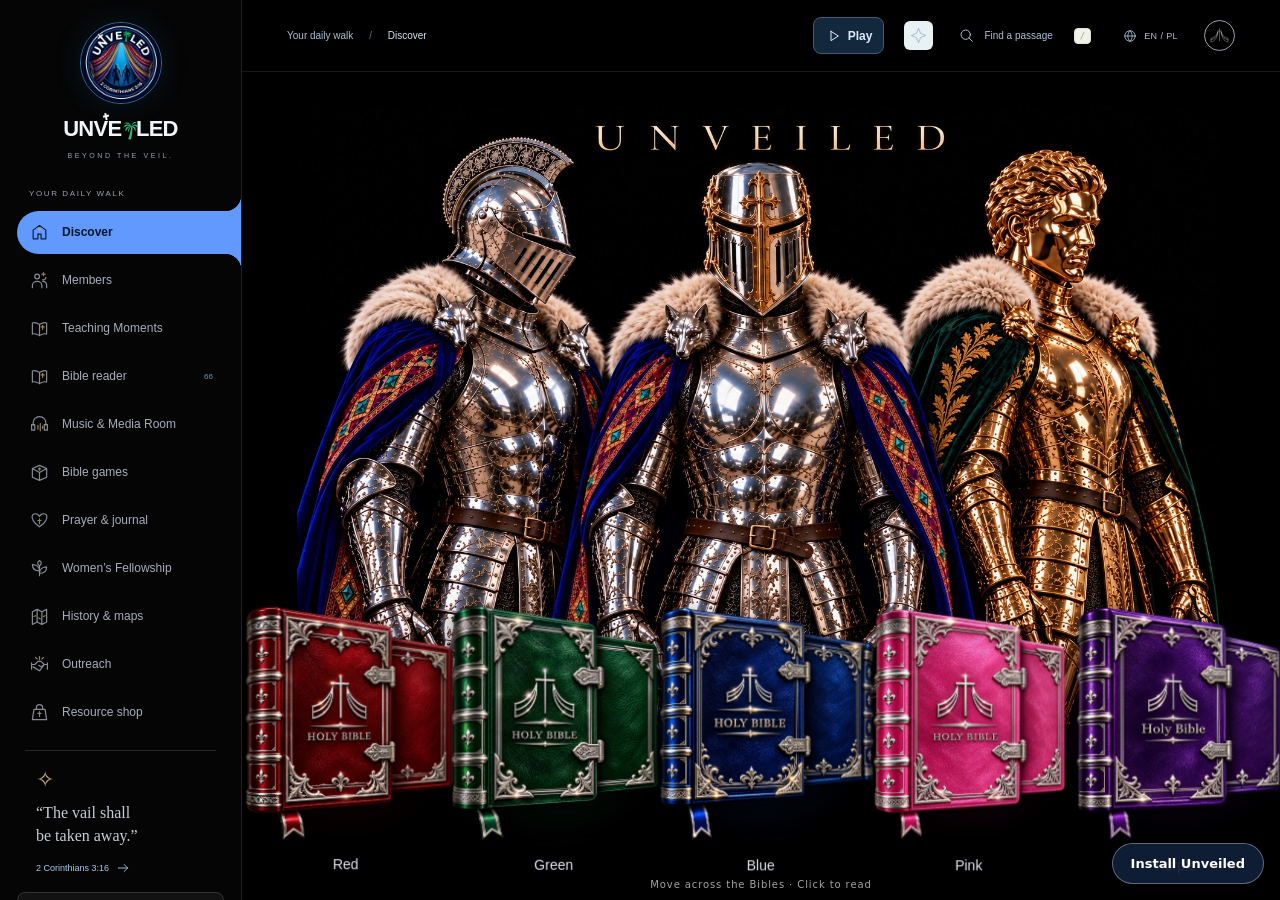
<file: index.html>
<!doctype html><html lang="en" data-appearance="dark"><head><script>if(!location.hash)history.replaceState(history.state,"",location.pathname+location.search+"#home");</script><meta charset="utf-8"><meta name="viewport" content="width=device-width,initial-scale=1"><meta name="color-scheme" content="dark"><meta name="theme-color" content="#07111f"><meta name="description" content="Unveiled. Scripture, music, prayer and a faith lived out. Read the Bible, explore its world and grow through play."><title>Unveiled — Beyond the veil. Into the light.</title><link rel="icon" href="assets/unveiled-logo.jpg" type="image/jpeg"><link rel="stylesheet" href="styles.css"><link rel="stylesheet" href="refinement.css?v=unveiled11"><link rel="stylesheet" href="appearance.css?v=unveiled8"><link rel="stylesheet" href="visuals.css?v=unveiled36"><link rel="stylesheet" href="fellowship.css?v=unveiled8"><link rel="stylesheet" href="edition.css?v=unveiled39"><link rel="stylesheet" href="media-room.css?v=unveiled12"><link rel="stylesheet" href="spaces.css?v=unveiled17"><link rel="stylesheet" href="word-study.css?v=unveiled18"><link rel="stylesheet" href="book-upgrade.css?v=unveiled39"><link rel="stylesheet" href="cover-transition.css?v=unveiled36"><link rel="preload" as="image" href="assets/veil-blue.jpg"><script type="importmap">{"imports":{"./reader.js?v=unveiled18":"./reader.js?v=unveiled38","./book-reader.mjs?v=unveiled16":"./book-reader.mjs?v=unveiled38","./visuals.js?v=unveiled16":"./visuals.js?v=unveiled39"}}</script><style>
/* Unveiled / Discovery v42: full-bleed hero, five evenly spaced large Bibles, black stage. */
body[data-page="home"] {
  background: #000 !important;
}
body[data-page="home"] .site-frame {
  background: transparent;
}
/* Allow the existing green palm-and-veil animation to continue, without blue beams. */
body[data-page="home"] #ambient-scene,
:root[data-appearance="dark"] body[data-page="home"] #ambient-scene {
  background: #000 !important;
}
body[data-page="home"] .ambient-beam,
body[data-page="home"] .ambient-orbit,
body[data-page="home"] .ambient-dust {
  display: none;
}
body[data-page="home"] .topbar,
:root[data-appearance="dark"] body[data-page="home"] .topbar,
body[data-page="home"] .sidebar {
  background: #000;
  border-color: #191919;
}
body[data-page="home"] .site-footer {
  background: #000;
  border-color: #191919;
}
/* Override all of the legacy content max-width and mobile inset rules. */
body[data-page="home"] #main {
  width: 100%;
  max-width: none;
  padding: 8px 0 64px;
  margin: 0;
  background: transparent;
}
body[data-page="home"] .discover-gallery {
  display: flex;
  flex-direction: column;
  align-items: stretch;
  width: 100%;
  max-width: none;
  margin: 0;
  gap: 0;
}
body[data-page="home"] .discover-knights {
  display: block;
  width: 100%;
  position: relative;
  z-index: 1;
  background: #000;
}
body[data-page="home"] .discover-knights img {
  display: block;
  width: 100%;
  max-width: none;
  max-height: none;
  height: auto;
  object-fit: fill;
}
/* Each button owns precisely one-fifth of the available width. */
body[data-page="home"] .discover-bibles {
  position: relative;
  z-index: 2;
  display: grid;
  grid-template-columns: repeat(5, minmax(0, 1fr));
  justify-items: stretch;
  align-items: start;
  gap: 0;
  width: 100%;
  max-width: 100%;
  padding: 0 0 12px;
  margin: calc(-1 * clamp(70px, 8vw, 122px)) 0 0;
  transform: none;
  overflow: visible;
}
body[data-page="home"] .discover-bible {
  --book-glow: 255,255,255;
  position: relative;
  display: flex;
  flex-direction: column;
  align-items: center;
  justify-content: flex-start;
  width: 100%;
  min-width: 0;
  padding: 0 0 10px;
  gap: 0;
  border: 0;
  border-radius: 0;
  background: transparent;
  box-shadow: none;
  color: #f1f1f3;
  overflow: visible;
  isolation: isolate;
  transition: transform 200ms ease;
}
body[data-page="home"] .discover-bible:nth-child(1) { --book-glow: 245,48,55; }
body[data-page="home"] .discover-bible:nth-child(2) { --book-glow: 22,206,104; }
body[data-page="home"] .discover-bible:nth-child(3) { --book-glow: 39,107,255; }
body[data-page="home"] .discover-bible:nth-child(4) { --book-glow: 255,56,160; }
body[data-page="home"] .discover-bible:nth-child(5) { --book-glow: 156,68,250; }
body[data-page="home"] .discover-bible::before {
  content: "";
  position: absolute;
  z-index: -1;
  pointer-events: none;
  top: 7%;
  left: 50%;
  width: 100%;
  height: 78%;
  transform: translateX(-50%);
  background: radial-gradient(ellipse at center, rgba(var(--book-glow),.45) 0%, rgba(var(--book-glow),.20) 39%, transparent 73%);
  filter: blur(clamp(8px,1.3vw,21px));
}
body[data-page="home"] .discover-bible img {
  display: block;
  position: relative;
  z-index: 1;
  width: 138%;
  max-width: none;
  height: clamp(126px, 16vw, 260px);
  object-fit: contain;
  pointer-events: none;
}
body[data-page="home"] .discover-bible span {
  position: relative;
  z-index: 2;
  display: block;
  margin-top: 3px;
  font-size: clamp(11px, 1.1vw, 15px);
  line-height: 1.4;
  font-weight: 500;
  color: #e2e5ed;
  text-align: center;
}
body[data-page="home"] .discover-bible:hover { transform: translateY(-4px); }
body[data-page="home"] .discover-bible:active { transform: translateY(-1px); }
@media(max-width:700px) {
  body[data-page="home"] #main { padding: 0 0 54px; }
  body[data-page="home"] .discover-bibles {
    margin-top: calc(-1 * clamp(49px, 15vw, 72px));
    padding-bottom: 8px;
  }
  body[data-page="home"] .discover-bible img {
    width: 145%;
    height: clamp(113px, 31vw, 164px);
  }
  body[data-page="home"] .discover-bible::before {
    width: 122%;
    height: 70%;
    top: 10%;
    filter: blur(10px);
  }
  body[data-page="home"] .discover-bible span { font-size: clamp(10px, 2.75vw, 12px); margin-top: 1px; }
}
@media(prefers-reduced-motion: reduce) {
  body[data-page="home"] .discover-bible { transition: none; }
}
</style><script type="module" src="app.js?v=unveiled6pol"></script><script type="module">
// Page-only adjustment: keep the original Unveiled app, assets and other rooms intact.
const editions = [
  ['red','Red'],
  ['green','Green'],
  ['navy','Blue'],
  ['pink','Pink'],
  ['purple','Purple']
];
const main = document.querySelector('#main');
let openSelectedEdition = false;
function isDiscovery() {
  return !location.hash || location.hash === '#home';
}
function renderDiscovery() {
  if (!isDiscovery() || main.querySelector('.discover-gallery')) return;
  main.innerHTML = `<section class="discover-gallery" aria-label="Discover Unveiled">
    <div class="discover-knights">
      <img src="assets/knights-night.png" alt="The three Unveiled knights in silver and gold" fetchpriority="high">
    </div>
    <nav class="discover-bibles" aria-label="Select your Bible colour">
      ${editions.map(([colour,label]) => `<button type="button" class="discover-bible"
        data-book-colour="${colour}" data-route="bible"
        aria-label="Open the ${label} Bible">
          <img src="assets/bible-cover-${colour}.webp" alt="" loading="eager">
          <span>${label}</span>
        </button>`).join('')}
    </nav>
  </section>`;
}
function syncEditionNavigation() {
  if (!openSelectedEdition || location.hash !== '#bible') return;
  const coverButton = main.querySelector('[data-open-book]');
  if (coverButton) {
    openSelectedEdition = false;
    // Keep the existing Bible opening behaviour: go straight to two open pages.
    coverButton.click();
  } else if (main.querySelector('.book-spread, #reader-workspace')) {
    openSelectedEdition = false;
  }
}
document.addEventListener('click', (event) => {
  if (event.target.closest('.discover-bible[data-book-colour]')) {
    openSelectedEdition = true;
  }
}, true);
// The original app registers the colour and route handlers, so retain those.
const observer = new MutationObserver(() => {
  renderDiscovery();
  syncEditionNavigation();
});
observer.observe(main, {childList:true});
renderDiscovery();
</script><style id="unveiled-bible-drawer-css">
/* Unveiled Bible v44 / mobile single leaf, desktop spread, collapsible stained-glass controls. */
body[data-page="bible"],body[data-page="bible"] .site-frame,
body[data-page="bible"] #main{background:#000!important;}
body[data-page="bible"] #ambient-scene,
:root[data-appearance="dark"] body[data-page="bible"] #ambient-scene{
  background:#000!important;
}
body[data-page="bible"] :is(.ambient-beam,.ambient-orbit,.ambient-dust){display:none!important}
body[data-page="bible"] .topbar,
:root[data-appearance="dark"] body[data-page="bible"] .topbar{
  background:#000!important;border-bottom:1px solid #151515!important;
  box-shadow:none!important;
}
body[data-page="bible"] :is(.topbar-playback,.motion-toggle,.avatar-button){
  background:#000!important;color:#f4f4f4!important;border-color:#393939!important;
  box-shadow:none!important;
}
body[data-page="bible"] .avatar-button{
  border:1px solid #d5d7dc!important;border-radius:50%!important;
}
body[data-page="bible"] .topbar .breadcrumb,
body[data-page="bible"] .topbar .breadcrumb strong{color:#f2f4f5!important}
body[data-page="bible"] #main{
  width:100%;max-width:none!important;margin:0!important;
  padding:clamp(12px,2.2vw,28px) clamp(12px,3.6vw,56px) 66px!important;
}
body[data-page="bible"] #main > .page-heading,
body[data-page="bible"] #reader-workspace > .book-heading{display:none!important}
body[data-page="bible"] #reader-workspace{
  --unveiled-glass:color-mix(in srgb,var(--bible-swatch) 16%, transparent);
  width:100%;max-width:1220px!important;margin:0 auto!important;
}
body[data-page="bible"] #reader-workspace .book-luminosity{
  position:relative;isolation:isolate;margin:0 auto!important;
  padding:0!important;width:100%;
}
body[data-page="bible"] #reader-workspace .book-luminosity::before{
  content:"";position:absolute;z-index:-1;pointer-events:none;
  left:7%;right:7%;top:10%;bottom:10%;
  border-radius:45%;background:radial-gradient(ellipse at center,var(--bible-glow) 0%,
  color-mix(in srgb,var(--bible-swatch) 16%,transparent) 32%,transparent 75%);
  filter:blur(clamp(24px,5vw,70px));opacity:.68;
}
body[data-page="bible"] #reader-workspace .book-shell{
  margin:0 auto!important;width:100%;max-width:1160px;
}
body[data-page="bible"] #reader-workspace .book-shell[data-book-view="single"]{
  width:min(100%,560px)!important;max-width:560px!important;
  margin:0 auto!important;
}
body[data-page="bible"] #reader-workspace .book-shell[data-book-view="spread"]{
  width:100%!important;max-width:1160px!important;margin:0 auto!important;
}
body[data-page="bible"] #reader-workspace .reader-gear-row{
  display:flex;align-items:center;justify-content:flex-start;
  padding:0 0 0 clamp(8px,2vw,20px);
  margin:-2px 0 0;min-height:64px;
}
body[data-page="bible"] #reader-workspace:has(.book-shell[data-book-view="single"]) .reader-gear-row{
  justify-content:center;padding:0;
}
body[data-page="bible"] #reader-workspace .reader-gear-button{
  display:grid;place-items:center;width:60px;height:60px;padding:0;
  border:1px solid color-mix(in srgb,var(--bible-swatch) 75%,white 25%);
  border-radius:50%;background:var(--bible-swatch);color:#fff;
  box-shadow:0 0 0 3px #ffffff08,0 0 24px var(--bible-glow),0 6px 20px #0009;
  cursor:pointer;transition:transform .2s ease,box-shadow .2s ease;
}
body[data-page="bible"] #reader-workspace .reader-gear-button:hover{transform:translateY(-2px)}
body[data-page="bible"] #reader-workspace .reader-gear-button:active{transform:scale(.95)}
body[data-page="bible"] #reader-workspace .reader-gear-button svg{width:29px;height:29px;stroke:#fff;stroke-width:1.8}
body[data-page="bible"] #reader-workspace .reader-gear-row[hidden],
body[data-page="bible"] #reader-workspace .reader-glass-panel[hidden]{display:none!important}
body[data-page="bible"] #reader-workspace .reader-glass-panel{
  width:100%;max-width:1120px;margin:10px auto 0;
  display:flex;flex-direction:column;gap:0;
  padding:8px clamp(12px,2.6vw,32px) 15px;
  border-radius:clamp(20px,3vw,35px);
  border:1px solid color-mix(in srgb,var(--bible-swatch) 45%,#c1cad6 12%);
  background:linear-gradient(155deg,color-mix(in srgb,var(--bible-accent) 29%,#0a0b0ec7),#090b0fdb 54%,color-mix(in srgb,var(--bible-leather) 23%,#050506df));
  box-shadow:0 0 30px color-mix(in srgb,var(--bible-swatch) 11%,transparent),
      inset 0 1px #ffffff30,0 18px 48px #0008;
  backdrop-filter:blur(24px) saturate(1.3);
  -webkit-backdrop-filter:blur(24px) saturate(1.3);
  color:#f1f3f7;
  animation:unveiled-panel-open .24s cubic-bezier(.2,.75,.3,1) both;
}
@keyframes unveiled-panel-open{
  from{opacity:.3;transform:translateY(-11px) scale(.985)}
  to{opacity:1;transform:translateY(0) scale(1)}
}
body[data-page="bible"] #reader-workspace .reader-glass-handle{
  display:block;width:58px;height:5px;min-height:5px;
  margin:0 auto 16px;padding:0;border:0;
  border-radius:20px;background:#e4e9f8;box-shadow:0 0 8px #ffffff33;
  cursor:pointer;
}
body[data-page="bible"] #reader-workspace .reader-glass-handle:focus-visible{
  outline:2px solid var(--bible-swatch);outline-offset:7px;
}
body[data-page="bible"] #reader-workspace .reader-glass-primary{
  display:grid;grid-template-columns:32px minmax(100px,1.2fr) minmax(80px,.6fr) minmax(145px,1.15fr);
  align-items:center;gap:clamp(9px,1.8vw,22px);padding-bottom:16px;
  border-bottom:1px solid #ffffff15;
}
body[data-page="bible"] #reader-workspace .reader-glass-book-icon{display:grid;place-items:center;color:#fff}
body[data-page="bible"] #reader-workspace .reader-glass-book-icon svg{width:26px;height:26px;stroke-width:1.8}
body[data-page="bible"] #reader-workspace .reader-glass-primary label{display:flex;align-items:center;min-width:0;position:relative;}
body[data-page="bible"] #reader-workspace .reader-glass-primary label .reader-glass-label{
  position:absolute;width:1px;height:1px;overflow:hidden;clip-path:inset(50%);
}
body[data-page="bible"] #reader-workspace .reader-glass-primary select{
  display:block;width:100%!important;max-width:none!important;min-width:0;
  height:44px!important;padding:7px 22px 7px 12px!important;
  border:1px solid #d7dce244!important;
  border-radius:12px!important;background:#ffffff0a!important;
  box-shadow:inset 0 1px #ffffff07!important;color:#f6f7fc!important;
  font-size:clamp(11px,1.05vw,14px)!important;
}
body[data-page="bible"] #reader-workspace .reader-glass-primary option{background:#17191d;color:#fff}
body[data-page="bible"] #reader-workspace .reader-glass-secondary{
  display:flex;align-items:center;gap:14px;
  min-height:58px;border-bottom:1px solid #ffffff16;
  padding:11px 0;
}
body[data-page="bible"] #reader-workspace .reader-size-bar{
  display:flex;align-items:center;justify-content:flex-start;gap:8px;
  min-height:0;padding:0;margin:0;border:0!important;color:#e7ebf4;
}
body[data-page="bible"] #reader-workspace .reader-size-bar>span{display:none}
body[data-page="bible"] #reader-workspace .reader-size-controls{
  display:flex;align-items:center;gap:clamp(7px,1.1vw,14px);flex-wrap:wrap;
}
body[data-page="bible"] #reader-workspace .reader-size-controls .type-step{
  display:grid;place-items:center;width:46px;height:38px;padding:0;
  color:#fff;border:1px solid #ffffff35;border-radius:11px;
  background:#ffffff12;box-shadow:inset 0 1px #ffffff13;
  font-size:20px;font-weight:500;
}
body[data-page="bible"] #reader-workspace .reader-size-controls output{
  min-width:36px;color:#f4f5fb;font-size:13px;text-align:center;
}
body[data-page="bible"] #reader-workspace .reader-size-controls .reader-word-study{
  display:inline-flex;align-items:center;justify-content:center;
  height:38px;padding:7px 14px;border:1px solid #ffffff29;
  border-radius:11px;background:#ffffff0d;color:#ecf3fc;box-shadow:none;
}
body[data-page="bible"] #reader-workspace .reader-glass-footer{
  display:flex;align-items:center;justify-content:space-between;gap:14px;
  min-height:62px;padding:12px 0 4px;
}
body[data-page="bible"] #reader-workspace .book-colour-choices,
body[data-page="bible"] #reader-workspace .book-view-control{
  display:flex;align-items:center;justify-content:center;flex-wrap:nowrap;
  gap:clamp(7px,1.2vw,14px);margin:0!important;padding:0!important;
}
body[data-page="bible"] #reader-workspace .book-colour-choices>span,
body[data-page="bible"] #reader-workspace .book-view-control>span{display:none!important}
body[data-page="bible"] #reader-workspace .book-colour-choices::before{
  content:'◉';font-size:21px;font-weight:300;color:#eff2fc;margin-right:1px;
}
body[data-page="bible"] #reader-workspace .book-colour-choices button{
  display:grid;place-items:center;width:38px;height:38px;min-height:38px;
  padding:2px!important;border:2px solid transparent!important;
  border-radius:50%!important;background:none!important;box-shadow:none!important;
  font-size:0!important;line-height:0!important;
}
body[data-page="bible"] #reader-workspace .book-colour-choices i{
  display:block;width:27px;height:27px;border-radius:50%;
  background:var(--bible-swatch);box-shadow:0 1px 6px #0006,inset 0 1px #ffffff55;
}
body[data-page="bible"] #reader-workspace .book-colour-choices button[data-book-colour="navy"] i{background:#3e88ff}
body[data-page="bible"] #reader-workspace .book-colour-choices button[data-book-colour="pink"] i{background:#ff5ba6}
body[data-page="bible"] #reader-workspace .book-colour-choices button[data-book-colour="red"] i{background:#ff555e}
body[data-page="bible"] #reader-workspace .book-colour-choices button[data-book-colour="green"] i{background:#42d68e}
body[data-page="bible"] #reader-workspace .book-colour-choices button[data-book-colour="purple"] i{background:#ad6af6}
body[data-page="bible"] #reader-workspace .book-colour-choices button[aria-pressed="true"]{
  border-color:#f3f5fd!important;
  box-shadow:0 0 12px color-mix(in srgb,var(--bible-swatch) 65%,transparent)!important;
}
body[data-page="bible"] #reader-workspace .book-view-control button{
  display:inline-flex;align-items:center;justify-content:center;gap:7px;
  border:1px solid #ffffff3b;border-radius:11px;padding:9px 12px;
  min-height:41px;background:#ffffff06;color:#f3f5fc;
  white-space:nowrap;box-shadow:none;font-size:12px;
}
body[data-page="bible"] #reader-workspace .book-view-control button[aria-pressed="true"]{
  border-color:var(--bible-swatch);background:color-mix(in srgb,var(--bible-accent) 40%,#1118);
  box-shadow:0 0 13px var(--bible-glow),inset 0 0 12px var(--bible-glow);
}
body[data-page="bible"] #reader-workspace .reader-glass-extras{
  display:flex;align-items:center;justify-content:space-between;
  flex-wrap:wrap;gap:8px;border-top:1px solid #ffffff13;padding-top:10px;
}
body[data-page="bible"] #reader-workspace .reader-glass-extras .reader-actions{
  display:flex;align-items:center;gap:8px;
}
body[data-page="bible"] #reader-workspace .reader-glass-extras .reader-actions .icon-button,
body[data-page="bible"] #reader-workspace .reader-glass-extras .return-to-cover,
body[data-page="bible"] #reader-workspace .reader-glass-extras [data-settings],
body[data-page="bible"] #reader-workspace .reader-glass-extras .round-button{
  background:#ffffff0b;border:1px solid #ffffff25;border-radius:9px;
  color:#f0f4fb;min-height:32px;padding:5px 10px;
  box-shadow:none;
}
body[data-page="bible"] #reader-workspace .reader-glass-extras .reader-actions #reader-version{display:none}
body[data-page="bible"] #reader-workspace .reader-glass-extras .reader-actions .icon-button{
  width:37px;height:35px;padding:7px;
}
body[data-page="bible"] #reader-workspace .reader-glass-extras .page-controls{
  display:flex;align-items:center;gap:8px;margin:0!important;
}
body[data-page="bible"] #reader-workspace .reader-glass-extras .page-controls .round-button{
  width:35px;height:35px;min-height:35px;padding:6px;
}
body[data-page="bible"] #reader-workspace .reader-glass-extras #page-status{
  min-width:0;color:#c5c9d4;font-size:11px;
}
body[data-page="bible"] #reader-workspace #selected-tools:has(.reader-tip),
body[data-page="bible"] #reader-workspace .reader-source{display:none}
body[data-page="bible"] #reader-workspace #selected-tools:has(.verse-selection){
  max-width:1120px;margin:13px auto 0;
}
@media(max-width:850px){
  body[data-page="bible"] #main{padding:7px 11px 44px!important}
  body[data-page="bible"] #reader-workspace{max-width:100%!important}
  body[data-page="bible"] #reader-workspace .book-shell[data-book-view="single"]{
    width:min(100%,520px)!important;max-width:520px!important;
    margin:0 auto!important;
  }
  body[data-page="bible"] #reader-workspace .book-shell[data-book-view="spread"]{
    width:100%!important;max-width:760px!important;
  }
  body[data-page="bible"] #reader-workspace .reader-gear-row{
    min-height:56px;padding-left:8px;
  }
  body[data-page="bible"] #reader-workspace .reader-gear-button{
    width:54px;height:54px;
  }
  body[data-page="bible"] #reader-workspace .reader-gear-button svg{width:27px;height:27px}
  body[data-page="bible"] #reader-workspace .reader-glass-panel{
    border-radius:23px;margin-top:9px;padding:9px 11px 13px;
  }
  body[data-page="bible"] #reader-workspace .reader-glass-handle{margin-bottom:13px}
  body[data-page="bible"] #reader-workspace .reader-glass-primary{
    grid-template-columns:21px minmax(0,1.15fr) minmax(66px,.65fr) minmax(0,1.1fr);
    gap:6px;padding-bottom:12px;
  }
  body[data-page="bible"] #reader-workspace .reader-glass-book-icon svg{width:20px;height:20px}
  body[data-page="bible"] #reader-workspace .reader-glass-primary select{
    height:37px!important;border-radius:10px!important;
    padding:4px 16px 4px 7px!important;font-size:11px!important;
  }
  body[data-page="bible"] #reader-workspace .reader-glass-footer{
    flex-wrap:nowrap;justify-content:space-between;gap:4px;padding:11px 0 9px;
  }
  body[data-page="bible"] #reader-workspace .reader-glass-footer .book-colour-choices{
    gap:2px;
  }
  body[data-page="bible"] #reader-workspace .book-colour-choices::before{
    font-size:16px;margin-right:1px;
  }
  body[data-page="bible"] #reader-workspace .book-colour-choices button{
    width:29px;height:29px;min-height:29px;padding:1px!important;
  }
  body[data-page="bible"] #reader-workspace .book-colour-choices i{
    width:20px;height:20px;
  }
  body[data-page="bible"] #reader-workspace .book-view-control{gap:3px}
  body[data-page="bible"] #reader-workspace .book-view-control button{
    min-height:34px;padding:5px 5px;font-size:10px;gap:3px;
  }
  body[data-page="bible"] #reader-workspace .book-view-control .view-icon{font-size:12px}
  body[data-page="bible"] #reader-workspace .reader-glass-extras{justify-content:center}
  body[data-page="bible"] #reader-workspace .reader-glass-extras .page-controls{flex:1;justify-content:center}
  body[data-page="bible"] #reader-workspace .reader-size-controls{justify-content:center}
}
@media(max-width:350px){
  body[data-page="bible"] #reader-workspace .reader-glass-footer{
    flex-wrap:wrap;justify-content:center;gap:8px;
  }
}
@media(min-width:851px){
  body[data-page="bible"] #reader-workspace .reader-glass-panel{max-width:1120px}
}
@media(prefers-reduced-motion:reduce){
  body[data-page="bible"] #reader-workspace .reader-glass-panel{animation:none}
  body[data-page="bible"] #reader-workspace .reader-gear-button{transition:none}
}
</style><script type="module" id="unveiled-bible-drawer-js">
// Unveiled reader drawer — rearranges existing controls, no change to Scripture or pagination logic.
const bibleMain = document.querySelector('#main');
const bibleDialog = document.querySelector('#site-dialog');
const mobileBible = matchMedia('(max-width:700px)');
// Explicit type scale: desktop 2-page 8px / 1-page 11px;
// mobile 2-page 5px / 1-page 8px.
const bibleTextForView = view => view==='single'
  ? (mobileBible.matches ? 8 : 11)
  : (mobileBible.matches ? 5 : 8);
let previousBibleRoute = null;
let initialModeSet = false;
let manuallyViewingCover = false;
let processingBibleLayout = false;
let queuedBibleLayout = false;
let panelExpanded = false;
const gearSvg = `<svg viewBox="0 0 24 24" fill="none" stroke="currentColor" stroke-linecap="round" stroke-linejoin="round" aria-hidden="true"><path d="M9.9 3.1a2.2 2.2 0 0 1 4.2 0l.3 1.3c.6.2 1.2.5 1.7.9l1.3-.4a2.2 2.2 0 0 1 2.8 2.8l-.4 1.3c.4.5.7 1.1.9 1.7l1.3.3a2.2 2.2 0 0 1 0 4.2l-1.3.3c-.2.6-.5 1.2-.9 1.7l.4 1.3a2.2 2.2 0 0 1-2.8 2.8l-1.3-.4c-.5.4-1.1.7-1.7.9l-.3 1.3a2.2 2.2 0 0 1-4.2 0l-.3-1.3c-.6-.2-1.2-.5-1.7-.9l-1.3.4a2.2 2.2 0 0 1-2.8-2.8l.4-1.3c-.4-.5-.7-1.1-.9-1.7l-1.3-.3a2.2 2.2 0 0 1 0-4.2l1.3-.3c.2-.6.5-1.2.9-1.7l-.4-1.3a2.2 2.2 0 0 1 2.8-2.8l1.3.4c.5-.4 1.1-.7 1.7-.9z"/><circle cx="12" cy="12" r="3.2"/></svg>`;
const bookSvg = `<svg viewBox="0 0 24 24" fill="none" stroke="currentColor" stroke-width="1.8" stroke-linecap="round" stroke-linejoin="round" aria-hidden="true"><path d="M12 5v15M3 4.5c4-1 7-.3 9 1.2 2-1.5 5-2.2 9-1.2v14.6c-4-1-7-.3-9 1.2-2-1.5-5-2.2-9-1.2z"/></svg>`;

function setExpanded(expanded) {
  panelExpanded=Boolean(expanded);
  const host=bibleMain.querySelector('#reader-workspace');
  if(!host)return;
  const trigger=host.querySelector('.reader-gear-button');
  const triggerRow=host.querySelector('.reader-gear-row');
  const panel=host.querySelector('.reader-glass-panel');
  if(!trigger||!panel)return;
  trigger.setAttribute('aria-expanded',String(panelExpanded));
  triggerRow.hidden=panelExpanded;
  panel.hidden=!panelExpanded;
}

function arrangeBibleControls(host) {
  if(!host||host.dataset.bibleDrawerReady==='true')return;
  const toolbar=host.querySelector('.reader-toolbar');
  const books=toolbar?.querySelector('.passage-select');
  const actions=toolbar?.querySelector('.reader-actions');
  const bookLabel=books?.querySelector('label:first-child');
  const chapterLabel=books?.querySelector('label:nth-child(2)');
  const translation=actions?.querySelector('#reader-version');
  const sizes=host.querySelector('.reader-size-bar');
  const colours=host.querySelector('.book-colour-choices');
  const modes=host.querySelector('.book-view-control');
  const navigation=host.querySelector('.page-controls');
  const book=host.querySelector('.book-luminosity');
  if(!toolbar||!bookLabel||!chapterLabel||!translation||!sizes||!colours||!modes||!navigation||!book||!actions)return;

  host.dataset.bibleDrawerReady='true';
  const gearRow=document.createElement('div');
  gearRow.className='reader-gear-row';
  gearRow.innerHTML=`<button type="button" class="reader-gear-button" data-bible-panel-toggle aria-expanded="false" aria-controls="reader-glass-panel" aria-label="Open Bible settings">${gearSvg}</button>`;
  book.insertAdjacentElement('afterend',gearRow);

  const panel=document.createElement('section');
  panel.id='reader-glass-panel';
  panel.className='reader-glass-panel';
  panel.hidden=true;
  panel.setAttribute('aria-label','Bible reading controls');
  panel.innerHTML=`<button type="button" class="reader-glass-handle" data-bible-panel-toggle aria-label="Close Bible settings" title="Close Bible settings"></button>
    <div class="reader-glass-primary"><span class="reader-glass-book-icon">${bookSvg}</span></div>
    <div class="reader-glass-secondary"></div>
    <div class="reader-glass-footer"></div>
    <div class="reader-glass-extras"></div>`;
  const primary=panel.querySelector('.reader-glass-primary');
  [bookLabel,chapterLabel].forEach(label=>{
    const textNode=[...label.childNodes].find(node=>node.nodeType===Node.TEXT_NODE&&node.textContent.trim());
    if(textNode){const description=document.createElement('span');description.className='reader-glass-label';description.textContent=textNode.textContent.trim();textNode.replaceWith(description);}
  });
  const shortLabels={kjv:'KJV · King James Version',asv:'ASV · American Standard',bg:'BG · Biblia Gdańska',ubg:'UBG · Uwspółcześniona Biblia Gdańska',nbg:'NBG · Nowa Biblia Gdańska'};
  translation.querySelectorAll('option').forEach(option=>{
    if(shortLabels[option.value])option.textContent=shortLabels[option.value];
  });
  translation.setAttribute('aria-label','Bible translation');
  primary.append(bookLabel,chapterLabel,translation);

  const secondary=panel.querySelector('.reader-glass-secondary');
  const sizeControls=sizes.querySelector('.reader-size-controls');
  const cover=sizeControls?.querySelector('.return-to-cover');
  const advanced=sizeControls?.querySelector('[data-settings]');
  const extra=panel.querySelector('.reader-glass-extras');
  const footer=panel.querySelector('.reader-glass-footer');
  secondary.append(sizes);
  footer.append(colours,modes);
  // All existing action buttons are retained, including search, bookmarks and Cover.
  extra.append(actions);
  if(advanced)extra.append(advanced);
  if(cover)extra.append(cover);
  extra.append(navigation);
  toolbar.remove();
  gearRow.insertAdjacentElement('afterend',panel);
  // Verse actions are contextual: show them immediately below the Bible,
  // before the gear and broader appearance settings. Keep the same node,
  // so the original reader still updates selections and highlights.
  const verseTools=host.querySelector('#selected-tools');
  if(verseTools)book.insertAdjacentElement('afterend',verseTools);
  colours.querySelectorAll('button[data-book-colour]').forEach(button=>{
    const title=button.dataset.bookColour==='navy'?'Blue':button.dataset.bookColour;
    button.setAttribute('aria-label',title[0].toUpperCase()+title.slice(1)+' Bible');
    button.title=title[0].toUpperCase()+title.slice(1)+' Bible';
  });
  setExpanded(panelExpanded);
}

function setReaderFontSize(value) {
  const host=bibleMain.querySelector('#reader-workspace');
  if(!host||bibleDialog?.open)return;
  const current=Number.parseInt(host.querySelector('#reader-size-value')?.textContent||'',10);
  if(!Number.isFinite(current)||current===value)return;
  const settingsButton=host.querySelector('button[data-settings]');
  if(!settingsButton)return;
  settingsButton.click();
  const input=bibleDialog?.querySelector('input[name="size"]');
  if(!input){if(bibleDialog?.open)bibleDialog.close();return;}
  input.value=String(value);
  input.dispatchEvent(new Event('input',{bubbles:true}));
  bibleDialog.close();
}

function restoreDefaultBibleLayout() {
  const host=bibleMain.querySelector('#reader-workspace');
  if(!host)return;
  let mode='single';try{if(localStorage.getItem('unveiled.reader.layout')==='spread')mode='spread';}catch{}
  const button=host.querySelector(`button[data-book-view="${mode}"]`);
  if(button && button.getAttribute('aria-pressed')!=='true')button.click();
  setReaderFontSize(bibleTextForView(mode));
}

function updateBibleLayout() {
  if(processingBibleLayout)return;
  processingBibleLayout=true;
  try{
    const route=document.body.dataset.page;
    if(route!==previousBibleRoute){
      previousBibleRoute=route;
      initialModeSet=false;manuallyViewingCover=false;panelExpanded=false;
    }
    if(route!=='bible')return;
    const cover=bibleMain.querySelector('.bible-cover-entry button[data-open-book]');
    if(cover&&!manuallyViewingCover&&!cover.disabled){cover.click();return;}
    const host=bibleMain.querySelector('#reader-workspace');
    if(!host)return;
    if(!initialModeSet){initialModeSet=true;restoreDefaultBibleLayout();}
    arrangeBibleControls(bibleMain.querySelector('#reader-workspace'));
  }finally{processingBibleLayout=false;}
}

function queueBibleLayout(){
  if(queuedBibleLayout)return;
  queuedBibleLayout=true;
  queueMicrotask(()=>{queuedBibleLayout=false;updateBibleLayout();});
}

document.addEventListener('click',event=>{
  const toggle=event.target.closest('button[data-bible-panel-toggle]');
  if(toggle){event.preventDefault();setExpanded(!panelExpanded);return;}
  if(event.target.closest('[data-reader-cover]')){
    manuallyViewingCover=true;initialModeSet=false;panelExpanded=false;
  }
  if(event.target.closest('.bible-cover-entry [data-open-book]')){
    manuallyViewingCover=false;initialModeSet=false;
  }
  const view=event.target.closest('#reader-workspace button[data-book-view]');
  if(view){
    try{localStorage.setItem('unveiled.reader.layout',view.dataset.bookView);}catch{}
    const font=bibleTextForView(view.dataset.bookView);
    queueMicrotask(()=>{setReaderFontSize(font);queueBibleLayout();});
  }
},true);

const bibleObserver=new MutationObserver(queueBibleLayout);
bibleObserver.observe(bibleMain,{childList:true,subtree:false});
bibleObserver.observe(document.body,{attributes:true,attributeFilter:['data-page']});
mobileBible.addEventListener('change',()=>{
  if(document.body.dataset.page==='bible'){
    restoreDefaultBibleLayout();queueBibleLayout();
  }
});
queueBibleLayout();
</script><style id="unveiled-entry-fixes-css">
/* Reader entry fixes v45: true top position, fresh verse state, centred colour selector. */
/* Selection never appears while a fresh Bible entry is being resolved. */
body[data-page="bible"]:not([data-verse-entry-ready="true"]) #reader-workspace #selected-tools:has(.verse-selection){
  display:none!important;
}
/* The verse tools are an extension of the selected book's frosted-glass palette. */
body[data-page="bible"] #reader-workspace #selected-tools:has(.verse-selection){
  width:100%; max-width:1120px; margin:12px auto 0;
}
body[data-page="bible"] #reader-workspace .verse-selection{
  display:flex;align-items:center;justify-content:center;flex-wrap:wrap;
  gap:clamp(9px,2vw,18px);width:100%;margin:0!important;
  padding:clamp(13px,2.3vw,23px)!important;
  color:#edf3f8!important;
  border:1px solid color-mix(in srgb,var(--bible-swatch) 51%,#c7d0da 12%)!important;
  border-radius:clamp(16px,3vw,30px)!important;
  background:linear-gradient(145deg,
    color-mix(in srgb,var(--bible-accent) 30%,#080b0de6),
    #08090cdb 65%,color-mix(in srgb,var(--bible-leather) 20%,#050608e8))!important;
  box-shadow:inset 0 1px #ffffff21,0 14px 36px #0008,
    0 0 22px color-mix(in srgb,var(--bible-swatch) 11%,transparent)!important;
  backdrop-filter:blur(22px) saturate(1.25);
  -webkit-backdrop-filter:blur(22px) saturate(1.25);
}
body[data-page="bible"] #reader-workspace .verse-selection>span{
  color:#f0f5fa;font-family:Georgia,serif;font-size:clamp(15px,2vw,21px);
}
body[data-page="bible"] #reader-workspace .verse-selection :is(.small-button,.icon-button){
  color:#eaf0f5!important;background:#ffffff0a!important;
  border:1px solid #ffffff32!important;border-radius:11px!important;
  box-shadow:none!important;min-height:36px;
}
body[data-page="bible"] #reader-workspace .verse-selection .highlight-colours{
  display:flex;align-items:center;justify-content:center;gap:9px;
}
body[data-page="bible"] #reader-workspace .verse-selection .colour-dot{
  display:grid;place-items:center;flex:0 0 30px;width:30px;height:30px;
  border:2px solid #f0f5f7a8!important;border-radius:50%!important;
  box-shadow:0 1px 5px #0006!important;
}
body[data-page="bible"] #reader-workspace .verse-selection .colour-dot.clear{
  color:#313b41;background:#f1f3e8!important;
}
/* The selected swatch's outline is an actual centred circle, not a shifted border. */
body[data-page="bible"] #reader-workspace .book-colour-choices button{
  position:relative!important;display:grid!important;place-items:center!important;
  flex-shrink:0;padding:0!important;border:0!important;
  border-radius:50%!important;line-height:0!important;
}
body[data-page="bible"] #reader-workspace .book-colour-choices button i{
  display:block!important;position:absolute!important;
  top:50%!important;left:50%!important;
  margin:0!important;border-radius:50%!important;
  transform:translate(-50%,-50%)!important;
}
body[data-page="bible"] #reader-workspace .book-colour-choices button[aria-pressed="true"]{
  border:0!important;box-shadow:none!important;
}
body[data-page="bible"] #reader-workspace .book-colour-choices button[aria-pressed="true"]::after{
  content:"";position:absolute;inset:0;
  border-radius:50%;border:2px solid #f4f7fa;
  box-sizing:border-box;pointer-events:none;
  box-shadow:0 0 10px color-mix(in srgb,var(--bible-swatch) 65%,transparent);
}
@media(max-width:700px){
  body[data-page="bible"] #reader-workspace .verse-selection{gap:12px;padding:15px 10px!important}
  body[data-page="bible"] #reader-workspace .verse-selection :is(.small-button,.icon-button){font-size:11px}
  body[data-page="bible"] #reader-workspace .verse-selection .highlight-colours{gap:7px}
}
</style>
<script type="module" id="unveiled-bible-entry-v45">
// Scroll restoration must not resume midway through Discovery or an open book.
// This runs only at a route entrance and after the initial async reader render.
if ('scrollRestoration' in history) history.scrollRestoration='manual';
const pageMain=document.querySelector('#main');
let activeRoute=document.body.dataset.page||null;
let entryIsPending=false;
let entryReaderSeen=false;
let entrySelectionCleared=false;
let scrollInterrupted=false;
let scrollJobs=[];
let scrollCycle=0;

function entryAtTop(){
  if(scrollInterrupted)return;
  window.scrollTo(0,0);
  if(document.scrollingElement)document.scrollingElement.scrollTop=0;
}
function cancelTopJobs(){
  scrollJobs.forEach(clearTimeout);scrollJobs=[];
}
function ensureEntryAtTop(){
  const route=document.body.dataset.page||activeRoute;
  if(route!=='home'&&route!=='bible')return;
  cancelTopJobs();
  if(scrollInterrupted)return;
  const cycle=++scrollCycle;
  entryAtTop();
  requestAnimationFrame(()=>{if(cycle===scrollCycle)entryAtTop()});
  for(const delay of [45,140,330,650]){
    scrollJobs.push(setTimeout(()=>{if(cycle===scrollCycle)entryAtTop()},delay));
  }
}
function onReaderArrival(){
  const host=pageMain.querySelector('#reader-workspace');
  if(!host || document.body.dataset.page!=='bible')return;
  if(!entryReaderSeen){
    entryReaderSeen=true;
    // The legacy cover transition scrolls the spread into the viewport;
    // undo that once the real open book is mounted.
    ensureEntryAtTop();
  }
  if(entrySelectionCleared)return;
  const selection=host.querySelector('#selected-tools .verse-selection');
  if(selection){
    const deselect=selection.querySelector('button[data-deselect]');
    entrySelectionCleared=true;
    deselect?.click(); // The reader's own action clears its internal selected verse.
  }else if(host.querySelector('#selected-tools')){
    entrySelectionCleared=true;
  }else return;
  document.body.dataset.verseEntryReady='true';
}
function onRouteArrival(){
  const route=document.body.dataset.page||null;
  if(route!==activeRoute){
    activeRoute=route;
    entryReaderSeen=false;
    entrySelectionCleared=false;
    scrollInterrupted=false;
    delete document.body.dataset.verseEntryReady;
    if(route==='bible'||route==='home')ensureEntryAtTop();
    else cancelTopJobs();
  }
  if(route==='bible')onReaderArrival();
}
// Stop automatic scroll protection as soon as someone starts interacting.
for(const name of ['touchstart','wheel','pointerdown','keydown']){
  document.addEventListener(name,()=>{scrollInterrupted=true;cancelTopJobs()}, {capture:true,passive:true});
}
const entryObserver=new MutationObserver(onRouteArrival);
entryObserver.observe(document.body,{attributes:true,attributeFilter:['data-page']});
entryObserver.observe(pageMain,{childList:true,subtree:true});
window.addEventListener('pageshow',()=>{
  scrollInterrupted=false;
  ensureEntryAtTop();
});
window.addEventListener('hashchange',()=>{
  scrollInterrupted=false;
  ensureEntryAtTop();
});
window.addEventListener('load',()=>ensureEntryAtTop());
// The site can enter with its route already rendered before this module runs.
onRouteArrival();
if(activeRoute==='home'||activeRoute==='bible')ensureEntryAtTop();
</script><style id="unveiled-desktop-v46">
/* Unveiled v46: desktop reader width, breakpoint-aware type, and dark navigation. */
/* Bible room uses a black subsection sidebar; other sections retain their own style. */
body[data-page="bible"] .sidebar,
body[data-page="bible"].nav-open .sidebar {
  background:#000!important;
  border-right:1px solid #202020!important;
  box-shadow:none!important;
}
body[data-page="bible"] .sidebar .nav-item.active {
  background:color-mix(in srgb,var(--bible-swatch) 14%,#090909)!important;
  border-color:color-mix(in srgb,var(--bible-swatch) 22%,#1b1b1b)!important;
  color:#fff!important;
}
/* Discovery is black only within the content area, not the menu and top-bar.
   The white account/emblem disk becomes a black disk with a visible pale mark. */
body[data-page="home"] .topbar .avatar-button,
:root[data-appearance="dark"] body[data-page="home"] .topbar .avatar-button {
  background:#000!important;color:#f6f7f9!important;
  border:1px solid #9ca3ac!important;border-radius:50%!important;
  box-shadow:none!important;
}
body[data-page="home"] .topbar .avatar-button .brand-seal,
body[data-page="home"] .topbar .avatar-button svg {
  color:#f6f7f9!important;
}
/* Contain everything to the actual reading column, not the full desktop viewport. */
body[data-page="bible"] .site-frame,
body[data-page="bible"] #main,
body[data-page="bible"] #reader-workspace,
body[data-page="bible"] #reader-workspace .book-luminosity,
body[data-page="bible"] #reader-workspace .book-shell,
body[data-page="bible"] #reader-workspace .reader-glass-panel {
  box-sizing:border-box!important;min-width:0!important;
}
body[data-page="bible"] #main {
  width:100%!important;max-width:100%!important;
  padding-inline:clamp(12px,2.4vw,40px)!important;
}
body[data-page="bible"] #reader-workspace {
  width:100%!important;max-width:min(100%,1160px)!important;
  min-width:0!important;margin-inline:auto!important;
}
body[data-page="bible"] #reader-workspace .book-luminosity{
  width:100%!important;max-width:100%!important;min-width:0!important;
}
body[data-page="bible"] #reader-workspace .book-shell[data-book-view="spread"] {
  display:block!important;width:100%!important;max-width:100%!important;
  min-width:0!important;margin-inline:auto!important;
}
:root body[data-page="bible"] #reader-workspace .book-shell[data-book-view="spread"] .book-spread {
  width:100%!important;max-width:100%!important;min-width:0!important;
  grid-template-columns:repeat(2,minmax(0,1fr))!important;
}
/* The old 960px crop rule is meant for single pages, never double-page desktop. */
:root body[data-page="bible"] #reader-workspace .book-shell[data-book-view="spread"] .book-artwork>svg,
:root body[data-page="bible"] #reader-workspace .book-shell[data-book-view="spread"] .book-clasp-guard>svg {
  width:100%!important;max-width:100%!important;margin-left:0!important;
}
:root body[data-page="bible"] #reader-workspace .book-shell[data-book-view="spread"] .book-spread>.paper-page[data-leaf="right"] {
  display:flex!important;
}
body[data-page="bible"] #reader-workspace .reader-glass-panel {
  width:100%!important;max-width:100%!important;
  overflow-wrap:anywhere;
}
body[data-page="bible"] #reader-workspace .reader-glass-primary,
body[data-page="bible"] #reader-workspace .reader-glass-footer,
body[data-page="bible"] #reader-workspace .reader-glass-extras {
  min-width:0!important;max-width:100%!important;
}
body[data-page="bible"] #reader-workspace .reader-glass-primary select {
  min-width:0!important;max-width:100%!important;text-overflow:ellipsis;
}
/* Compact desktop / tablet-desktop mode (side menu remains visible). */
@media(min-width:701px) and (max-width:1199px){
  body[data-page="bible"] #main {
    padding-inline:clamp(14px,2vw,24px)!important;
  }
  body[data-page="bible"] #reader-workspace .book-shell[data-book-view="spread"] {
    width:100%!important;
  }
  body[data-page="bible"] #reader-workspace .reader-glass-panel {
    padding-inline:clamp(12px,1.6vw,20px)!important;
  }
  body[data-page="bible"] #reader-workspace .reader-glass-primary {
    grid-template-columns:24px minmax(0,1.2fr) minmax(60px,.56fr) minmax(0,1.3fr)!important;
    gap:8px!important;
  }
  body[data-page="bible"] #reader-workspace .reader-glass-footer {
    flex-wrap:wrap!important;justify-content:center!important;
    gap:10px 18px!important;
  }
  body[data-page="bible"] #reader-workspace .reader-glass-extras {
    justify-content:center!important;gap:8px!important;
  }
  body[data-page="bible"] #reader-workspace .reader-glass-extras .page-controls{
    flex:0 1 auto!important;
  }
}
/* Full desktop gets generous width and coherent spacing. */
@media(min-width:1200px){
  body[data-page="bible"] #reader-workspace {max-width:min(100%,1260px)!important;}
  body[data-page="bible"] #reader-workspace .book-shell[data-book-view="spread"]{
    max-width:1160px!important;
  }
  body[data-page="bible"] #reader-workspace .reader-glass-panel{
    max-width:1160px!important;
  }
}
@media(max-width:700px){
  body[data-page="bible"] #main{padding-inline:10px!important;}
  body[data-page="bible"] #reader-workspace .reader-glass-primary select{
    overflow:hidden;text-overflow:ellipsis;white-space:nowrap;
  }
}
</style>
<style id="unveiled-bible-v47">
/* V47: centred book within the usable reading column, no left-edge bias. */
body[data-page="bible"] #main {
  min-width:0!important;
  margin-left:auto!important;
  margin-right:auto!important;
}
body[data-page="bible"] #reader-workspace {
  display:flex!important;
  flex-direction:column!important;
  align-items:center!important;
  width:100%!important;
  min-width:0!important;
  margin-inline:auto!important;
}
body[data-page="bible"] #reader-workspace > :is(.book-luminosity,.reader-gear-row,.reader-glass-panel,#selected-tools) {
  box-sizing:border-box!important;
  min-width:0!important;
  max-width:100%!important;
  align-self:center!important;
}
body[data-page="bible"] #reader-workspace .book-luminosity {
  display:grid!important;
  grid-template-columns:minmax(0,1fr)!important;
  justify-items:center!important;
  width:100%!important;
  margin-inline:auto!important;
}
body[data-page="bible"] #reader-workspace .book-shell[data-book-view="spread"],
body[data-page="bible"] #reader-workspace .book-shell[data-book-view="single"] {
  position:relative!important;
  left:auto!important;right:auto!important;
  transform:none!important;
  margin-inline:auto!important;
  min-width:0!important;
  justify-self:center!important;
}
body[data-page="bible"] #reader-workspace .book-shell[data-book-view="spread"] {
  width:min(100%,1120px)!important;
  max-width:100%!important;
}
body[data-page="bible"] #reader-workspace .book-shell[data-book-view="single"] {
  width:min(100%,620px)!important;
  max-width:100%!important;
}
/* Below the book, the interactive verse action has priority over settings. */
body[data-page="bible"] #reader-workspace #selected-tools:has(.verse-selection){
  display:block!important;
  order:0;
  width:min(100%,1120px)!important;
  max-width:100%!important;
  margin:10px auto 12px!important;
}
body[data-page="bible"] #reader-workspace .reader-glass-panel{
  order:1;
  width:min(100%,1120px)!important;
  max-width:100%!important;
  margin-inline:auto!important;
}
body[data-page="bible"] #reader-workspace .reader-gear-row{
  order:1;
  width:min(100%,1120px)!important;
  max-width:100%!important;
  margin-inline:auto!important;
}
/* Keep the running tip and source hidden (the original design did so). */
body[data-page="bible"] #reader-workspace #selected-tools:not(:has(.verse-selection)) {display:none!important;}
@media(min-width:701px) {
  body[data-page="bible"] #reader-workspace .book-shell[data-book-view="spread"] {
    width:min(100%,1120px)!important;
  }
  body[data-page="bible"] #reader-workspace .book-shell[data-book-view="single"] {
    width:min(100%,620px)!important;
  }
  body[data-page="bible"] #reader-workspace .reader-glass-panel{
    margin-left:auto!important;margin-right:auto!important;
  }
  /* Desktop-site browser scaling must not crop the left half of the book. */
  body[data-page="bible"] #reader-workspace .book-shell[data-book-view="spread"] :is(.book-artwork,.book-clasp-guard)>svg {
    display:block!important;
    width:100%!important;
    max-width:100%!important;
    margin-left:0!important;
  }
}
@media(max-width:700px){
  body[data-page="bible"] #reader-workspace .book-shell[data-book-view="spread"]{width:100%!important;}
  body[data-page="bible"] #reader-workspace .book-shell[data-book-view="single"]{width:min(100%,520px)!important;}
  body[data-page="bible"] #reader-workspace #selected-tools:has(.verse-selection){margin-block:8px 11px!important;}
}
</style>
<style id="unveiled-bible-v48">
/* Unveiled v48 — precise, minimal book navigation and running headings. */
body[data-page="bible"] #reader-workspace .reader-glass-extras > [data-settings],
body[data-page="bible"] #reader-workspace .reader-glass-extras > .return-to-cover,
body[data-page="bible"] #reader-workspace .reader-glass-extras .page-controls,
body[data-page="bible"] #reader-workspace .reader-glass-extras .reader-actions [data-settings] {
  display:none!important;
}
body[data-page="bible"] #reader-workspace .reader-glass-extras{
  justify-content:flex-end!important;
  min-height:42px;
  padding-top:10px;
}
body[data-page="bible"] #reader-workspace .reader-gear-row{
  display:flex!important;
  align-items:center!important;
  justify-content:flex-start!important;
  flex-wrap:nowrap!important;
  gap:clamp(6px,1.2vw,12px)!important;
  min-height:58px;
  padding-left:clamp(10px,1.8vw,22px)!important;
}
body[data-page="bible"] #reader-workspace .reader-gear-row[hidden]{display:none!important;}
body[data-page="bible"] #reader-workspace:has(.book-shell[data-book-view="single"]) .reader-gear-row{
  justify-content:center!important;
  padding-inline:0!important;
}
body[data-page="bible"] #reader-workspace .reader-quick-turn{
  width:42px;
  height:42px;
  min-width:42px;
  display:grid;
  place-items:center;
  padding:0;
  border:1px solid color-mix(in srgb,var(--bible-swatch) 65%,#a3a8b4 20%);
  border-radius:50%;
  background:linear-gradient(140deg,color-mix(in srgb,var(--bible-accent) 28%,#080a13),#070b13);
  color:#f7fbff;
  box-shadow:0 0 11px color-mix(in srgb,var(--bible-swatch) 19%,transparent);
  -webkit-tap-highlight-color:transparent;
  touch-action:manipulation;
}
body[data-page="bible"] #reader-workspace .reader-quick-turn svg{
  width:19px;height:19px;fill:none;stroke:currentColor;stroke-width:2;
  stroke-linecap:round;stroke-linejoin:round;
}
body[data-page="bible"] #reader-workspace .reader-quick-turn:disabled{
  opacity:.32;cursor:default;box-shadow:none;
}
body[data-page="bible"] #reader-workspace .reader-quick-turn:not(:disabled):active{
  transform:scale(.93);
}
body[data-page="bible"] #reader-workspace .reader-gear-row .reader-gear-button{
  flex:none;width:54px;height:54px;
}
body[data-page="bible"] #reader-workspace .book-page-content .paper-running{
  display:flex!important;justify-content:space-between!important;
  align-items:center!important;gap:5px!important;
}
body[data-page="bible"] #reader-workspace .book-page-content .paper-running .reader-running-chapter{
  flex:0 1 auto;min-width:0;text-align:center;white-space:nowrap;
  font:700 clamp(6px,.72vw,10px)/1.1 system-ui,sans-serif;
  letter-spacing:.06em;color:var(--book-ink,#f5f4f2)!important;
}
body[data-page="bible"] #reader-workspace .book-page-content .paper-running>span:first-child,
body[data-page="bible"] #reader-workspace .book-page-content .paper-running>span:last-child{
  flex:0 1 auto;
}
@media(max-width:700px){
  body[data-page="bible"] #reader-workspace .reader-quick-turn{
    width:40px;height:40px;min-width:40px;
  }
  body[data-page="bible"] #reader-workspace .reader-gear-row .reader-gear-button{
    width:50px;height:50px;
  }
  body[data-page="bible"] #reader-workspace .book-page-content .paper-running .reader-running-chapter{
    font-size:clamp(5px,1.25vw,8px);letter-spacing:.02em;
  }
}
@media(prefers-reduced-motion:reduce){
  body[data-page="bible"] #reader-workspace .reader-quick-turn{transition:none;}
}

</style>
<style id="unveiled-v49-folder-styles">/* v49 — headings and folder-based notes; the photographed page texture stays intact. */
body[data-page="bible"] #reader-workspace .page-number,
body[data-page="bible"] #reader-workspace #page-status,
body[data-page="bible"] #reader-workspace .book-turn-scene .page-number,
body[data-page="bible"] #reader-workspace .book-measure .page-number {
  display:none!important;
}
body[data-page="bible"] #reader-workspace .book-page-content .paper-running .reader-running-chapter {
  font-weight:700;
}
/* Preserve the large original chapter heading on the first page of the chapter;
   show the running reminder only on subsequent pages. */
body[data-page="bible"] #reader-workspace .paper-page:has(.chapter-heading) .reader-running-chapter {display:none!important;}
#site-dialog[data-variant="unveiled-folders"] {
  background:linear-gradient(145deg,color-mix(in srgb,var(--bible-accent,#224f91) 30%,#080d15),#080c11 63%);
  color:#eef4fa;
  border:1px solid color-mix(in srgb,var(--bible-swatch,#6199ff) 54%,#424951);
  border-radius:22px;
  box-shadow:0 0 45px color-mix(in srgb,var(--bible-swatch,#6199ff) 14%,transparent),0 25px 90px #000a;
  backdrop-filter:blur(22px);
  -webkit-backdrop-filter:blur(22px);
  max-width:720px;
  padding:0 22px 24px;
}
#site-dialog[data-variant="unveiled-folders"] .dialog-bar {
  background:transparent;
  border-bottom:1px solid #ffffff22;
  margin-bottom:17px;
  padding:19px 0 14px;
}
#site-dialog[data-variant="unveiled-folders"] .dialog-bar h2{font:600 clamp(20px,3vw,27px)/1.3 system-ui,sans-serif;color:#eef4fa;}
#site-dialog[data-variant="unveiled-folders"] .dialog-bar button{color:#fff;background:#ffffff12;border:1px solid #ffffff26;}
.folder-picker,.folder-library{display:grid;gap:14px;}
.folder-picker>p,.folder-hint,.folder-library>p{color:#bfcbd8;font-size:12px;line-height:1.65;}
.folder-choice,
.note-folder-field{display:grid;gap:7px;font-size:12px;color:#dce7f2;}
.folder-choice select,.note-folder-field select,
.folder-creator input,
#site-dialog[data-variant="unveiled-folders"] input {
  min-height:42px;width:100%;border-radius:11px;background:#ffffff0e;
  border:1px solid #ffffff35;color:#eff8ff;padding:10px 12px;
}
.folder-choice option,.note-folder-field option {background:#152132;color:#f5f9ff;}
.folder-creator {display:flex;align-items:center;gap:7px;flex-wrap:wrap;}
.folder-creator input{flex:1 1 130px;min-width:0;}
.folder-glass-button{border:1px solid #ffffff38;border-radius:10px;padding:9px 12px;background:#ffffff12;color:#f3f7fc;min-height:40px;font-size:12px;white-space:nowrap;}
.folder-glass-button.primary{border-color:var(--bible-swatch,#6199ff);background:color-mix(in srgb,var(--bible-accent,#244f91) 65%,#0b1725);font-weight:600;}
.folder-actions{display:flex;justify-content:flex-end;gap:8px;align-items:center;flex-wrap:wrap;}
.folder-tools-head{display:flex;justify-content:space-between;align-items:center;flex-wrap:wrap;gap:10px;}
.folder-chips{display:flex;gap:6px;flex-wrap:wrap;}
.folder-chip{border:1px solid #ffffff36;border-radius:999px;padding:7px 11px;background:#ffffff0e;color:#dee8f2;min-height:34px;font-size:12px;}
.folder-chip[aria-pressed="true"]{border-color:var(--bible-swatch,#6199ff);background:color-mix(in srgb,var(--bible-accent,#244f91) 50%,transparent);color:#fff;}
.folder-section{margin-top:13px;display:grid;gap:8px;}
.folder-section>h3{display:flex;align-items:center;gap:8px;margin:0;font:600 14px/1.45 system-ui,sans-serif;color:#edf4fc;}
.folder-section>h3 small{color:#a8c0d3;font-size:11px;font-weight:400;}
.folder-section .saved-verse,
#site-dialog[data-variant="unveiled-folders"] .saved-verse{border:1px solid #ffffff23;border-radius:12px;background:#ffffff08;padding:11px;display:flex;flex-wrap:wrap;align-items:center;gap:8px;}
.folder-section .saved-verse>button[data-passage]{flex:1 1 170px;min-width:0;text-align:left;background:transparent;color:#eef4fa;}
.folder-assignment{flex:0 1 140px;min-width:90px;background:#ffffff11;color:#f0f5fc;border:1px solid #ffffff2e;border-radius:8px;padding:8px;font-size:11px;}
.folder-assignment option{background:#152132;color:white;}
.folder-empty{font-size:12px;color:#a7b7c8;line-height:1.5;margin:5px 0;}
body[data-page="prayer"] .journal-folder-bar{display:grid;gap:9px;margin:0 0 17px;padding:13px;border:1px solid #ffffff2c;border-radius:15px;background:color-mix(in srgb,var(--bible-accent,#244f91) 11%,#07121ed9);backdrop-filter:blur(14px);}
body[data-page="prayer"] .journal-folder-bar strong{font:600 13px system-ui,sans-serif;color:#e7f2fd;}
body[data-page="prayer"] .journal-folder-tools{display:flex;align-items:center;justify-content:space-between;gap:8px;flex-wrap:wrap;}
body[data-page="prayer"] .journal-entry{border:1px solid #ffffff30;border-radius:15px;background:linear-gradient(140deg,#182c3bb5,#091523ce);backdrop-filter:blur(13px);color:#eef4fb;}
body[data-page="prayer"] .journal-entry .entry-actions{gap:10px;flex-wrap:wrap;}
body[data-page="prayer"] .note-folder-badge {display:inline-flex;font:600 11px system-ui,sans-serif;padding:4px 8px;color:#cfe5fa;border:1px solid #ffffff30;border-radius:999px;margin-left:7px;}
body[data-page="prayer"] .journal-entry .assign-note-folder{margin-left:auto;background:transparent;color:#bcdaf5;font-size:11px;border:1px solid #ffffff40;padding:5px 8px;border-radius:8px;}
#site-dialog:has(.entry-form) .note-folder-field{color:#dbe6f2;}
#site-dialog .entry-form .note-folder-inline {display:flex;gap:8px;align-items:center;}
#site-dialog .entry-form .note-folder-inline select{flex:1;min-width:0;}
#site-dialog .entry-form .note-folder-add {padding:9px;font-size:12px;min-height:40px;border-radius:9px;color:#eff5fb;background:#203b4f;border:1px solid #ffffff38;}
@media(max-width:600px){
 #site-dialog[data-variant="unveiled-folders"]{width:calc(100% - 24px);padding-inline:13px;border-radius:16px;}
 .folder-section .saved-verse>button[data-passage]{flex-basis:100%;}
 .folder-assignment{flex:1 1 130px;}
}

/* Journal editing uses the same frosted panel language as the Bible. */
#site-dialog:has(.entry-form):not([data-variant="media-player"]){
  background:linear-gradient(148deg,color-mix(in srgb,var(--bible-accent,#244f91) 22%,#07101c),#09121d 70%)!important;
  color:#e8f1f9!important;
  border:1px solid color-mix(in srgb,var(--bible-swatch,#6199ff) 35%,#33475a)!important;
  border-radius:22px!important;
  box-shadow:0 18px 70px #0008,inset 0 1px #ffffff13!important;
  backdrop-filter:blur(19px);
}
#site-dialog:has(.entry-form) .dialog-bar{background:transparent!important;border-color:#ffffff24!important;}
#site-dialog:has(.entry-form) .dialog-bar h2{color:#f4f8fc!important;}
#site-dialog:has(.entry-form) .entry-form label{color:#deedf8;}
#site-dialog:has(.entry-form) .entry-form :is(input,select,textarea){background:#ffffff10;border:1px solid #ffffff32;border-radius:10px;color:#eff7fb;}
#site-dialog:has(.entry-form) .entry-form select option{background:#142536;color:#f5f9ff;}
</style><script type="module" id="unveiled-v49-reader-notes">// Unveiled v49: clean folios, contextual chapter reminders, and private folder organization.
// Reader pagination and device-account bookmark saving still use the original app.
(() => {
  const main=document.querySelector('#main');
  const dialog=document.querySelector('#site-dialog');
  const dialogBody=document.querySelector('#dialog-content');
  const dialogHeading=document.querySelector('#dialog-heading');
  if(!main||!dialog||!dialogBody)return;
  const esc=value=>String(value??'').replace(/[&<>"']/g,c=>({'&':'&amp;','<':'&lt;','>':'&gt;','"':'&quot;',"'":'&#39;'}[c]));
  const storageKey='unveiled.v49.folder-library';
  const blank=()=>({folders:[],verses:{},notes:{}});
  let library;
  try{
    const obj=JSON.parse(localStorage.getItem(storageKey)||'null');
    library=obj&&Array.isArray(obj.folders)&&obj.verses&&obj.notes?obj:blank();
  }catch{library=blank();}
  function persist(){try{localStorage.setItem(storageKey,JSON.stringify(library));return true;}catch{return false;}}
  const folders=()=>library.folders;
  const folderName=id=>folders().find(f=>f.id===id)?.name||'Unfiled';
  const folderOptions=(selected='',includeAll=false)=>`${includeAll?'<option value="all">All folders</option>':''}<option value="">Unfiled</option>${folders().map(f=>`<option value="${esc(f.id)}" ${selected===f.id?'selected':''}>${esc(f.name)}</option>`).join('')}`;
  function addFolder(name){
    const trimmed=String(name||'').trim().replace(/\s+/g,' ').slice(0,65);
    if(!trimmed)return null;
    const exists=folders().find(f=>f.name.toLocaleLowerCase()===trimmed.toLocaleLowerCase());
    if(exists)return exists.id;
    if(folders().length>=100)return null;
    const id='f-'+(globalThis.crypto?.randomUUID?.()||Date.now().toString(36)+'-'+Math.random().toString(36).slice(2));
    folders().push({id,name:trimmed});persist();return id;
  }
  const passageKey=(version,book,chapter,verse)=>`${version}:${book}:${chapter}:${verse}`;
  function currentVerse(){
    const host=main.querySelector('#reader-workspace');
    const selected=host?.querySelector('.verse-line.verse-selected[data-verse]');
    if(!selected)return null;
    const book=host.querySelector('#reader-book')?.value;
    const chapter=host.querySelector('#reader-chapter')?.value;
    const version=host.querySelector('#reader-version')?.value;
    return {book,chapter,version,verse:selected.dataset.verse,
      key:passageKey(version,book,chapter,selected.dataset.verse),
      label:`${host.querySelector('#reader-book option:checked')?.textContent||'Bible'} ${chapter}:${selected.dataset.verse}`};
  }
  function setModal(title,html){
    dialog.dataset.variant='unveiled-folders';
    dialogHeading.textContent=title;
    dialogBody.innerHTML=html;
    if(!dialog.open)dialog.showModal();
  }
  function closeModal(){dialog.close();}
  const createForm=(prefill='')=>`<div class="folder-creator"><input type="text" maxlength="65" data-new-folder-input aria-label="New folder name" placeholder="New folder name, e.g. Spirit" value="${esc(prefill)}"><button type="button" class="folder-glass-button" data-create-new-folder>+ Add folder</button></div>`;
  function assignVerseToFolder(ref,button){
    if(!ref)return;
    const selected=library.verses[ref.key]||'';
    setModal('Save verse to a folder',`<div class="folder-picker"><p><strong>${esc(ref.label)}</strong> — choose where to keep this verse. Saved verses remain available in your Bible bookmarks.</p><label class="folder-choice">Folder<select data-choose-folder>${folderOptions(selected)}</select></label>${createForm()}<div class="folder-actions"><button type="button" class="folder-glass-button" data-cancel-folder>Cancel</button><button type="button" class="folder-glass-button primary" data-save-verse-folder>Save verse</button></div></div>`);
    dialogBody.querySelector('[data-create-new-folder]').onclick=()=>{
      const input=dialogBody.querySelector('[data-new-folder-input]');
      const id=addFolder(input.value);
      if(!id){input.focus();return;}
      dialogBody.querySelector('[data-choose-folder]').innerHTML=folderOptions(id);
      input.value='';
    };
    dialogBody.querySelector('[data-cancel-folder]').onclick=closeModal;
    dialogBody.querySelector('[data-save-verse-folder]').onclick=()=>{
      const id=dialogBody.querySelector('[data-choose-folder]').value;
      if(id)library.verses[ref.key]=id;else delete library.verses[ref.key];
      persist();
      closeModal();
      // The existing reader retains responsibility for persisting the actual
      // bookmark, including into a signed-in device account.
      if(button.isConnected){
        button.dataset.folderBypass='true';
        button.click();
        delete button.dataset.folderBypass;
      }
    };
  }
  let shownFolder='all';
  function enhanceSavedVerses(){
    return; // v52 owns the saved-verse folder UI.
    if(!dialog.open||dialogHeading.textContent!=='Your saved verses')return;
    if(dialogBody.querySelector('.folder-library'))return;
    dialogBody.dataset.folderEnhanced='true';
    dialog.dataset.variant='unveiled-folders';
    const list=dialogBody.querySelector('.saved-verses');
    const items=list?[...list.querySelectorAll('.saved-verse')]:[];
    const wrapper=document.createElement('div');wrapper.className='folder-library';
    const header=document.createElement('div');header.className='folder-tools-head';
    header.innerHTML='<p class="folder-hint">Organize your saved verses into topics such as Spirit, Grace, and Faith.</p>';
    const create=document.createElement('div');create.innerHTML=createForm();
    const chips=document.createElement('div');chips.className='folder-chips';
    const grouped=document.createElement('div');
    wrapper.append(header,create,chips,grouped);
    if(list){list.replaceChildren(wrapper);}else dialogBody.prepend(wrapper);
    create.querySelector('[data-create-new-folder]').onclick=()=>{
      const input=create.querySelector('[data-new-folder-input]');
      const id=addFolder(input.value);
      if(id){shownFolder=id;input.value='';refresh();}
      else input.focus();
    };
    function refresh(){
      chips.replaceChildren();grouped.replaceChildren();
      const labels=[{id:'all',name:'All'},{id:'',name:'Unfiled'},...folders()];
      for(const item of labels){
        const chip=document.createElement('button');chip.type='button';chip.className='folder-chip';
        chip.setAttribute('aria-pressed',String(shownFolder===item.id));chip.textContent=item.name;
        chip.onclick=()=>{shownFolder=item.id;refresh();};chips.append(chip);
      }
      const folderIds=shownFolder==='all'?['',...folders().map(f=>f.id)]:[shownFolder];
      for(const id of folderIds){
        const own=items.filter(card=>{
          const passage=card.querySelector('[data-passage]')?.dataset.passage||'';
          const [book,chapter,verse,version]=passage.split(',');
          return (library.verses[passageKey(version,book,chapter,verse)]||'')===id;
        });
        const section=document.createElement('section');section.className='folder-section';
        section.innerHTML=`<h3>${esc(folderName(id))} <small>${own.length} ${own.length===1?'verse':'verses'}</small></h3>`;
        if(!own.length){const empty=document.createElement('p');empty.className='folder-empty';empty.textContent='No verses in this folder yet.';section.append(empty);}
        for(const card of own){
          const passage=card.querySelector('[data-passage]')?.dataset.passage||'';
          const [book,chapter,verse,version]=passage.split(',');
          const key=passageKey(version,book,chapter,verse);
          let selector=card.querySelector('.folder-assignment');
          if(!selector){selector=document.createElement('select');selector.className='folder-assignment';selector.setAttribute('aria-label','Move verse to folder');card.append(selector);}
          selector.innerHTML=folderOptions(library.verses[key]||'');
          selector.onchange=()=>{
            if(selector.value)library.verses[key]=selector.value;else delete library.verses[key];
            persist();refresh();
          };
          section.append(card);
        }
        grouped.append(section);
      }
    }
    refresh();
  }
  let selectedJournalFolder='all';
  let editingNoteId=null;
  let pendingNoteSave=null;
  function enhanceJournalEditor(){
    const form=dialogBody.querySelector('.entry-form');
    if(!form||form.dataset.folderEnhanced==='true'||!form.elements?.type||!form.elements?.title||!form.elements?.text)return;
    form.dataset.folderEnhanced='true';
    const block=document.createElement('label');
    block.className='note-folder-field';block.textContent='Save in folder';
    block.innerHTML=`Save in folder<div class="note-folder-inline"><select name="note-folder" aria-label="Note folder">${folderOptions(library.notes[editingNoteId]||'')}</select><button type="button" class="note-folder-add" data-note-add-folder>+ Folder</button></div>`;
    form.querySelector('label:has(textarea)')?.before(block);
    block.querySelector('[data-note-add-folder]').onclick=()=>{
      const holder=document.createElement('div');holder.innerHTML=createForm();
      block.append(holder);
      holder.querySelector('[data-create-new-folder]').onclick=()=>{
        const input=holder.querySelector('[data-new-folder-input]');
        const id=addFolder(input.value);
        if(!id){input.focus();return;}
        block.querySelector('[name="note-folder"]').innerHTML=folderOptions(id);
        holder.remove();
      };
    };
  }
  function enhanceJournalList(){
    if(document.body.dataset.page!=='prayer')return;
    const list=main.querySelector('.journal-list');
    if(!list)return;
    const signature=selectedJournalFolder+'|'+JSON.stringify(library.notes)+'|'+folders().map(f=>f.id+':'+f.name).join('|');
    if(list.dataset.folderRenderSignature===signature)return;
    list.dataset.folderRenderSignature=signature;
    if(!main.querySelector('.journal-folder-bar')){
      const bar=document.createElement('div');bar.className='journal-folder-bar';
      bar.innerHTML=`<div class="journal-folder-tools"><strong>My note folders</strong><button type="button" class="folder-glass-button" data-add-note-folder>+ New folder</button></div><div class="folder-chips" data-journal-folder-tabs></div><div data-journal-folder-create hidden>${createForm()}</div>`;
      list.before(bar);
      const creator=bar.querySelector('[data-journal-folder-create]');
      bar.querySelector('[data-add-note-folder]').onclick=()=>{creator.hidden=!creator.hidden;creator.querySelector('input')?.focus();};
      creator.querySelector('[data-create-new-folder]').onclick=()=>{
        const input=creator.querySelector('input');const id=addFolder(input.value);
        if(id){selectedJournalFolder=id;creator.hidden=true;input.value='';enhanceJournalList();}else input.focus();
      };
    }
    const bar=main.querySelector('.journal-folder-bar');
    const tabs=bar.querySelector('[data-journal-folder-tabs]');tabs.replaceChildren();
    for(const f of [{id:'all',name:'All notes'},{id:'',name:'Unfiled'},...folders()]){
      const b=document.createElement('button');b.type='button';b.className='folder-chip';b.textContent=f.name;
      b.setAttribute('aria-pressed',String(selectedJournalFolder===f.id));
      b.onclick=()=>{selectedJournalFolder=f.id;enhanceJournalList();};tabs.append(b);
    }
    for(const card of list.querySelectorAll('.journal-entry')){
      const id=card.querySelector('[data-edit-entry]')?.dataset.editEntry||'';
      const existing=card.querySelector('.note-folder-badge');
      const label=folderName(library.notes[id]||'');
      if(existing)existing.textContent=label;
      else{
        const badge=document.createElement('span');badge.className='note-folder-badge';badge.textContent=label;
        card.querySelector('.entry-meta')?.append(badge);
      }
      if(!card.querySelector('[data-assign-note-folder]')){
        const move=document.createElement('button');move.type='button';move.className='assign-note-folder';
        move.dataset.assignNoteFolder=id;move.textContent='Move to folder';
        card.querySelector('.entry-actions')?.append(move);
      }
      card.hidden=selectedJournalFolder!=='all'&&(library.notes[id]||'')!==selectedJournalFolder;
    }
  }
  function chooseNoteFolder(id){
    setModal('Move note to folder',`<div class="folder-picker"><label class="folder-choice">Choose folder<select data-choose-folder>${folderOptions(library.notes[id]||'')}</select></label>${createForm()}<div class="folder-actions"><button type="button" class="folder-glass-button" data-cancel-folder>Cancel</button><button type="button" class="folder-glass-button primary" data-save-note-folder>Save folder</button></div></div>`);
    dialogBody.querySelector('[data-create-new-folder]').onclick=()=>{
      const input=dialogBody.querySelector('[data-new-folder-input]');const folder=addFolder(input.value);
      if(folder){dialogBody.querySelector('[data-choose-folder]').innerHTML=folderOptions(folder);input.value='';}
    };
    dialogBody.querySelector('[data-cancel-folder]').onclick=closeModal;
    dialogBody.querySelector('[data-save-note-folder]').onclick=()=>{
      const folder=dialogBody.querySelector('[data-choose-folder]').value;
      if(folder)library.notes[id]=folder;else delete library.notes[id];
      persist();closeModal();enhanceJournalList();
    };
  }
  function applyNoteSave(){
    if(!pendingNoteSave)return;
    const p=pendingNoteSave;
    const after=[...main.querySelectorAll('[data-edit-entry]')].map(el=>el.dataset.editEntry);
    const id=p.id||after.find(x=>!p.before.includes(x));
    if(!id)return;
    if(p.folder)library.notes[id]=p.folder;else delete library.notes[id];
    persist();pendingNoteSave=null;enhanceJournalList();
  }
  // A single authoritative set of functional page-turn arrows beside the gear.
  const chevron=dir=>`<svg viewBox="0 0 24 24" aria-hidden="true"><path d="${dir<0?'M15 5 8 12l7 7':'M9 5l7 7-7 7'}"/></svg>`;
  function patchReader(){
    if(document.body.dataset.page!=='bible')return;
    const host=main.querySelector('#reader-workspace');if(!host)return;
    const gearRow=host.querySelector('.reader-gear-row');
    const original=host.querySelector('.reader-glass-panel .page-controls');
    if(gearRow&&original&&!gearRow.querySelector('[data-quick-page]')){
      const gear=gearRow.querySelector('.reader-gear-button');
      if(gear){
        const prev=document.createElement('button'),next=document.createElement('button');
        for(const [button,dir,label] of [[prev,-1,'Previous Bible page'],[next,1,'Next Bible page']]){
          button.type='button';button.className='reader-quick-turn';button.dataset.turn=String(dir);
          button.dataset.quickPage=dir<0?'previous':'next';button.setAttribute('aria-label',label);
          button.innerHTML=chevron(dir);
        }
        gear.before(prev);gear.after(next);
      }
    }
    if(gearRow&&original)for(const dir of [-1,1]){
      const native=original.querySelector(`button[data-turn="${dir}"]`);
      const quick=gearRow.querySelector(`button[data-quick-page][data-turn="${dir}"]`);
      if(native&&quick&&quick.disabled!==native.disabled)quick.disabled=native.disabled;
    }
    const chapter=Number(host.querySelector('#reader-chapter')?.value)||1;
    for(const page of host.querySelectorAll('.book-spread > .paper-page')){
      const running=page.querySelector('.book-page-content .paper-running');
      if(!running)continue;
      const originalTitle=page.querySelector('.chapter-heading');
      const existing=running.querySelector('.reader-running-chapter');
      if(originalTitle){existing?.remove();continue;}
      if(!existing){
        const marker=document.createElement('span');marker.className='reader-running-chapter';
        marker.textContent=`CHAPTER ${chapter}`;running.insertBefore(marker,running.lastElementChild);
      }else if(existing.textContent!==`CHAPTER ${chapter}`)existing.textContent=`CHAPTER ${chapter}`;
    }
  }
  let queued=false;
  function queue(){if(queued)return;queued=true;requestAnimationFrame(()=>{queued=false;patchReader();enhanceSavedVerses();enhanceJournalEditor();enhanceJournalList();applyNoteSave();});}
  const observer=new MutationObserver(records=>{
    if(records.some(r=>r.type==='childList' && [...r.addedNodes,...r.removedNodes].some(n=>n.nodeType===1&&!n.classList?.contains('reader-running-chapter')))||records.some(r=>r.type==='attributes'&&r.attributeName==='disabled'))queue();
  });
  observer.observe(main,{childList:true,subtree:true,attributes:true,attributeFilter:['disabled']});
  observer.observe(dialogBody,{childList:true,subtree:false});
  observer.observe(document.body,{attributes:true,attributeFilter:['data-page']});
  // Reset marker when the dialog is reused for a different feature.
  dialog.addEventListener('close',()=>{delete dialogBody.dataset.folderEnhanced;if(dialog.dataset.variant==='unveiled-folders')dialog.dataset.variant='';});
  document.addEventListener('click',event=>{
    const btn=event.target.closest('#reader-workspace button[data-bookmark]');
    if(false&&btn&&!btn.dataset.folderBypass){ // v52 owns verse saves
      const ref=currentVerse();
      if(ref){event.preventDefault();event.stopImmediatePropagation();assignVerseToFolder(ref,btn);return;}
    }
    const edit=event.target.closest('[data-edit-entry]');
    if(edit)editingNoteId=edit.dataset.editEntry;
    else if(event.target.closest('[data-new-entry], [data-prompt]'))editingNoteId=null;
    const move=event.target.closest('[data-assign-note-folder]');
    if(move){event.preventDefault();chooseNoteFolder(move.dataset.assignNoteFolder);}
    if(event.target.closest('#reader-workspace button[data-turn],#reader-workspace button[data-font-step],#reader-workspace button[data-book-view]'))queue();
  },true);
  document.addEventListener('submit',event=>{
    const form=event.target;
    if(document.body.dataset.page!=='prayer'||!form.matches?.('.entry-form')||!form.elements?.type||!form.elements?.text)return;
    pendingNoteSave={id:editingNoteId,folder:form.querySelector('[name="note-folder"]')?.value||'',before:[...main.querySelectorAll('[data-edit-entry]')].map(x=>x.dataset.editEntry)};
    queueMicrotask(()=>{applyNoteSave();queue();});
  },true);
  document.addEventListener('change',event=>{
    if(event.target.closest('#reader-workspace select'))queue();
  });
  queue();
})();
</script><style id="unveiled-sidebar-v50">
/* Unveiled v50 — shaped subsection navigation inspired by the supplied dashboard.
   Sidebar remains black; the active capsule uses the user's last Bible colour. */
:root {
  --unveiled-nav-accent:#6199ff;
  --unveiled-nav-ink:#06111d;
}
body[data-page] #sidebar,
body[data-page].nav-open #sidebar,
:root[data-appearance="dark"] body[data-page] #sidebar {
  --sidebar-edge:17px;
  background:#050505!important;
  border-right:1px solid #222!important;
  box-shadow:none!important;
  color:#e6e9ee!important;
}
body[data-page] #sidebar .wordmark {color:#f2f5fa!important;}
body[data-page] #sidebar .wordmark small,
body[data-page] #sidebar .nav-label {color:#9ca2ac!important;}
body[data-page] #sidebar .sidebar-verse {border-top-color:#292929!important;}
body[data-page] #sidebar .sidebar-verse p{color:#c7cdd5!important;}
body[data-page] #sidebar .sidebar-bottom .your-space {
  background:#121212!important;
  border-color:#333!important;
  color:#c8d1dd!important;
  box-shadow:none!important;
}
body[data-page] #sidebar .sidebar-bottom .your-space small {color:#929ba8!important;}

/* The tab is one large coloured capsule; its right side blends into the
   sidebar edge with smoothly carved corners above and below. */
body[data-page] #sidebar nav {
  position:relative;
  overflow:visible;
  margin-right:calc(-1 * var(--sidebar-edge));
  padding-right:0;
  gap:5px;
}
body[data-page] #sidebar .nav-item {
  position:relative;
  isolation:isolate;
  min-width:0;
  min-height:43px;
  padding:10px calc(var(--sidebar-edge) + 11px) 10px 13px!important;
  margin:0;
  border:0!important;
  border-radius:14px 0 0 14px!important;
  background:transparent!important;
  color:#a8adb8!important;
  box-shadow:none!important;
  font-size:12px;
  font-weight:500;
  text-decoration:none;
  transition:background .2s ease,color .2s ease,transform .2s ease;
}
body[data-page] #sidebar .nav-item:not(.active):hover {
  background:#1b1b1f!important;
  color:#fff!important;
  transform:none!important;
}
body[data-page] #sidebar .nav-item.active,
:root[data-appearance="dark"] body[data-page] #sidebar .nav-item.active {
  background:var(--unveiled-nav-accent)!important;
  color:var(--unveiled-nav-ink)!important;
  font-weight:700!important;
  border-radius:32px 0 0 32px!important;
  transform:none!important;
  z-index:1;
}
/* Override the older left-hand active indicator with the new curved right edge. */
body[data-page] #sidebar .nav-item.active::before,
body[data-page] #sidebar .nav-item.active::after {
  content:""!important;
  position:absolute!important;
  left:auto!important;
  right:0!important;
  width:16px!important;
  height:16px!important;
  border:0!important;
  border-radius:0!important;
  background:none;
  pointer-events:none!important;
  z-index:-1;
}
body[data-page] #sidebar .nav-item.active::before {
  top:-16px!important;
  bottom:auto!important;
  background:radial-gradient(circle at top left,transparent 16px,var(--unveiled-nav-accent) 16.5px)!important;
}
body[data-page] #sidebar .nav-item.active::after {
  top:auto!important;
  bottom:-16px!important;
  background:radial-gradient(circle at bottom left,transparent 16px,var(--unveiled-nav-accent) 16.5px)!important;
}
body[data-page] #sidebar .nav-item.active .icon,
body[data-page] #sidebar .nav-item.active .nav-count {
  color:var(--unveiled-nav-ink)!important;
  opacity:.94!important;
}
body[data-page] #sidebar .nav-item.active .nav-count{font-weight:600;}
body[data-page] #sidebar .nav-item:focus-visible {
  outline:2px solid var(--unveiled-nav-accent);
  outline-offset:2px;
}
@media(max-width:700px) {
  body[data-page] #sidebar {--sidebar-edge:19px;}
  body[data-page] #sidebar .nav-item {min-height:46px;font-size:13px;}
}
@media(prefers-reduced-motion:reduce) {
  body[data-page] #sidebar .nav-item {transition:none;}
}
</style><script type="module" id="unveiled-sidebar-v50-js">
// Sync the selected subsection capsule with the most recently chosen Bible.
// Blue is the first-visit default. The preference is intentionally just a colour;
// no private notes, account details or reading history are copied.
(() => {
  const palette={
    navy:{accent:'#6199ff',ink:'#071529'},
    blue:{accent:'#6199ff',ink:'#071529'},
    red:{accent:'#ff7179',ink:'#23060c'},
    green:{accent:'#4cdb9e',ink:'#092619'},
    pink:{accent:'#ff80c0',ink:'#30101f'},
    purple:{accent:'#c591ff',ink:'#210c39'}
  };
  const saveKey='unveiled.sidebar.last-bible-colour';
  const legacyKey='unveiled.v1.book-colour';
  const normalise=v=>String(v||'').toLowerCase()==='blue'?'navy':String(v||'').toLowerCase();
  function readKey(key){
    try{
      const raw=localStorage.getItem(key);
      if(!raw)return null;
      let value=raw;
      try{value=JSON.parse(raw);}catch{}
      return typeof value==='string'&&palette[normalise(value)]?normalise(value):null;
    }catch{return null;}
  }
  let current=readKey(saveKey)||readKey(legacyKey)||'navy';
  function applyColour(colour,persist=false){
    colour=normalise(colour);
    if(!palette[colour])return;
    if(colour===current&&!persist&&document.documentElement.style.getPropertyValue('--unveiled-nav-accent'))return;
    current=colour;
    const p=palette[colour];
    document.documentElement.style.setProperty('--unveiled-nav-accent',p.accent);
    document.documentElement.style.setProperty('--unveiled-nav-ink',p.ink);
    if(persist){
      try{localStorage.setItem(saveKey,JSON.stringify(colour));}catch{}
    }
  }
  applyColour(current);
  // An edition choice from Discovery OR inside the reader updates the highlight.
  document.addEventListener('click',event=>{
    const button=event.target.closest?.('button[data-book-colour]');
    if(button&&palette[normalise(button.dataset.bookColour)]){
      applyColour(button.dataset.bookColour,true);
    }
  },true);
  // Signed-in device accounts can restore their Bible colour when the reader mounts.
  const main=document.querySelector('#main');
  if(main){
    const syncActiveEdition=()=>{
      if(document.body.dataset.page!=='bible')return;
      const selected=main.querySelector('.book-colour-choices button[data-book-colour][aria-pressed="true"]');
      if(selected&&normalise(selected.dataset.bookColour)!==current){
        applyColour(selected.dataset.bookColour,true);
      }
    };
    const watcher=new MutationObserver(syncActiveEdition);
    watcher.observe(main,{childList:true,subtree:true,attributes:true,attributeFilter:['aria-pressed']});
    syncActiveEdition();
  }
  window.addEventListener('storage',event=>{
    if(event.key===saveKey||event.key===legacyKey){
      applyColour(readKey(saveKey)||readKey(legacyKey)||'navy');
    }
  });
})();
</script><style id="unveiled-reading-v51">
/* v51 — saving a highlight is saving a bookmark; translucent folder library. */
body[data-page="bible"] #reader-workspace [data-unified-save-toggle] {
  display:inline-flex;align-items:center;gap:6px;border:1px solid color-mix(in srgb,var(--bible-swatch,#6199ff) 55%,#ffffff52);
  border-radius:10px;background:color-mix(in srgb,var(--bible-accent,#244f91) 28%,#ffffff10);
  color:#f1f7ff;min-height:35px;padding:7px 11px;white-space:nowrap;
}
body[data-page="bible"] #reader-workspace [data-unified-save-toggle][aria-pressed="true"] {
  border-color:var(--bible-swatch,#6199ff);
  background:color-mix(in srgb,var(--bible-accent,#244f91) 51%,#0c111b9c);
  box-shadow:inset 0 1px #ffffff26,0 0 14px color-mix(in srgb,var(--bible-swatch,#6199ff) 22%,transparent);
}
/* The Bible remains visible behind the book-mark/folder popup. */
#site-dialog[data-variant="unveiled-folders"] {
  background:linear-gradient(145deg,rgba(26,36,51,.53),rgba(6,12,21,.43) 63%)!important;
  border:1px solid color-mix(in srgb,var(--bible-swatch,#6199ff) 62%,#c0c9d277)!important;
  color:#f1f6ff!important;
  box-shadow:inset 0 1px #ffffff29,0 10px 60px #0008,0 0 24px color-mix(in srgb,var(--bible-swatch,#6199ff) 12%,transparent)!important;
  backdrop-filter:blur(17px) saturate(135%)!important;
  -webkit-backdrop-filter:blur(17px) saturate(135%)!important;
  max-height:min(82svh,850px);
  overflow:auto;
}
#site-dialog[data-variant="unveiled-folders"]::backdrop {
  background:rgba(0,0,0,.16)!important;
  backdrop-filter:none!important;
  -webkit-backdrop-filter:none!important;
}
#site-dialog[data-variant="unveiled-folders"] .dialog-bar {
  background:rgba(12,18,26,.13)!important;
  backdrop-filter:blur(8px);
  -webkit-backdrop-filter:blur(8px);
}
#site-dialog[data-variant="unveiled-folders"] :is(.folder-section,.saved-verse,.folder-picker) {
  background:rgba(255,255,255,.055)!important;
  border-radius:13px;
}
#site-dialog[data-variant="unveiled-folders"] .folder-section{padding:10px;}
#site-dialog[data-variant="unveiled-folders"] .folder-chip[aria-pressed="true"]{
  border-color:var(--bible-swatch,#6199ff)!important;
  box-shadow:0 0 12px color-mix(in srgb,var(--bible-swatch,#6199ff) 23%,transparent);
}
#site-dialog[data-variant="unveiled-folders"] .saved-verse {
  background:rgba(255,255,255,.07)!important;border-color:#ffffff29!important;
}
@media(max-width:700px){
 #site-dialog[data-variant="unveiled-folders"]{width:calc(100% - 28px)!important;max-height:76svh;}
}
</style>

<style id="unveiled-verse-v52-css">
/* Compact temporary picker, matching the active book; keep Bible visible. */
#site-dialog[data-variant="unveiled-quick-save"]{width:min(360px,calc(100vw - 30px));max-height:min(75svh,570px);overflow:auto;padding:15px;border-radius:17px;background:rgba(16,23,35,.78)!important;border:1px solid var(--bible-swatch,#6199ff)!important;box-shadow:0 16px 48px #0007;backdrop-filter:blur(18px);-webkit-backdrop-filter:blur(18px);color:#eef5ff;}
#site-dialog[data-variant="unveiled-quick-save"]::backdrop{background:rgba(0,0,0,.13)!important;}
#site-dialog[data-variant="unveiled-quick-save"] .dialog-bar{padding:0 0 9px;margin-bottom:8px;}
.verse-save-quick,.verse-folder-home,.verse-folder-detail{display:grid;gap:11px;}
.verse-picker-reference{font-weight:700;margin:0;color:var(--bible-swatch,#83b2f5);}
.verse-picker-instruction,.verse-folder-home .folder-hint{margin:0;color:#cbd7e6;font-size:13px;}
.verse-folder-choices,.verse-folder-tiles{display:grid;gap:7px;}
.verse-folder-pick,.verse-folder-tile{width:100%;display:flex;align-items:center;gap:11px;min-height:48px;text-align:left;padding:11px 13px;color:#ecf5ff;border:1px solid #ffffff2d;border-radius:12px;background:#ffffff0d;cursor:pointer;}
.verse-folder-pick span:nth-child(2),.verse-folder-title{flex:1;font-weight:600;overflow-wrap:anywhere;}
.verse-folder-pick:hover,.verse-folder-tile:hover{border-color:var(--bible-swatch,#83b2f5);background:color-mix(in srgb,var(--bible-accent,#244f91) 35%,#ffffff13);}
.verse-new-folder{display:flex;gap:7px;align-items:center;}
.verse-new-folder input{min-width:0;flex:1;border-radius:9px;border:1px solid #ffffff40;color:#fff;background:#ffffff12;padding:11px;font:inherit;font-size:13px;}
.verse-new-folder button{border:1px solid #ffffff55;border-radius:9px;background:var(--bible-accent,#244f91);color:white;padding:10px;white-space:nowrap;}
.verse-folder-count{font-size:12px;background:#ffffff21;border-radius:40px;min-width:26px;text-align:center;padding:4px 7px;}
#site-dialog[data-variant="unveiled-folders"] .verse-folder-detail>.saved-verse{display:flex;align-items:center;gap:9px;}
#site-dialog[data-variant="unveiled-folders"] .verse-folder-detail>.saved-verse>button:first-child{flex:1;display:grid;gap:5px;min-width:0;text-align:left;background:transparent;color:inherit;border:0;}
#site-dialog[data-variant="unveiled-folders"] .verse-folder-detail>.saved-verse>button:last-child{min-width:31px;min-height:31px;color:#fff;border:1px solid #ffffff33;background:#ffffff11;border-radius:9px;}
@media(max-width:520px){.verse-folder-tiles{gap:6px}.verse-folder-tile{min-height:44px}}
</style>
<style id="unveiled-chapter-initial-v6">
/* Apply the identical opening letter to the real paper and offscreen pagination copy. */
#reader-workspace .verse-line .chapter-initial {display:inline!important;font-family:Georgia,'Times New Roman',serif!important;font-size:2.5em!important;font-weight:700!important;line-height:.95!important;vertical-align:baseline!important;letter-spacing:-.025em;margin-inline-end:.035em;color:inherit!important;}
</style><link rel="manifest" href="manifest.webmanifest?v=13"><link rel="apple-touch-icon" href="assets/unveiled-logo.jpg"><meta name="apple-mobile-web-app-capable" content="yes"><meta name="apple-mobile-web-app-title" content="Unveiled"><meta name="mobile-web-app-capable" content="yes"></head><body><div id="ambient-scene" aria-hidden="true"></div><a class="skip-link" href="#main">Skip to content</a><aside class="sidebar" id="sidebar" aria-label="Main navigation"></aside><div id="nav-scrim" class="nav-scrim" hidden></div><div class="site-frame"><header class="topbar" id="topbar"></header><main id="main" tabindex="-1"></main><footer class="site-footer"><span>UNVEILED <i>·</i> Beyond the veil. Into the light.</span><button class="plain-link" data-about>About & sources</button></footer></div>
<section id="persistent-player" class="persistent-player" data-mode="parked" aria-label="Unveiled video player">
  <div class="floating-player-bar"><strong data-dock-title></strong><a href="#media" data-route="media">Room</a><button type="button" class="icon-button" data-player-size aria-label="Minimize to bubble" aria-pressed="false"><svg class="icon" viewBox="0 0 24 24" aria-hidden="true" fill="none" stroke="currentColor" stroke-width="1.6" stroke-linecap="round" stroke-linejoin="round"><path class="minimize-glyph" d="M4 5l6 6m0-5v5H5m15 8-6-6m0 5v-5h5"/><path class="expand-glyph" d="M10 10 4 4m0 5V4h5m5 10 6 6m-5 0h5v-5"/></svg></button><button type="button" class="icon-button" data-close-player aria-label="Close mini-player">×</button></div>
  <div class="persistent-screen"></div>
  <p class="floating-player-status" data-dock-status role="status"></p>
</section>
<dialog id="site-dialog" aria-labelledby="dialog-heading"><div class="dialog-bar"><h2 id="dialog-heading"></h2><button class="icon-button" data-close aria-label="Close dialog">×</button></div><div id="dialog-content"></div></dialog><div id="toast" class="toast" role="status" aria-live="polite"></div>
<style id="unveiled-original-knights-v5">
/* V5: original Discovery artwork only; no iframe, no substitute book meshes. */
html.uv5-home,html.uv5-home body{height:100%!important;max-height:100%!important;overflow:hidden!important;overscroll-behavior:none!important}
html.uv5-home .site-frame,html.uv5-home #main{overflow:hidden!important;overscroll-behavior:none!important;min-height:0!important}
body[data-page="home"] .site-footer{display:none!important}
body[data-page="home"] #main{padding:0!important}
body[data-page="home"] .discover-gallery.uv5-stage{position:fixed!important;left:var(--stage-x,0px)!important;top:var(--stage-y,0px)!important;width:var(--stage-w,100vw)!important;height:var(--stage-h,100dvh)!important;max-width:none!important;max-height:none!important;display:block!important;overflow:hidden!important;isolation:isolate;background:#000!important;touch-action:none!important;overscroll-behavior:none!important;margin:0!important;padding:0!important;z-index:1;user-select:none;-webkit-user-select:none}
body[data-page="home"] .uv5-stage .discover-knights{position:absolute!important;left:50%!important;top:var(--knight-y,4%)!important;width:var(--knight-w,100%)!important;height:var(--knight-h,65%)!important;transform:translateX(-50%);background:transparent!important;pointer-events:none;z-index:1!important}
body[data-page="home"] .uv5-stage .discover-knights img{width:100%!important;height:100%!important;object-fit:contain!important;object-position:center!important;max-width:none!important;max-height:none!important;pointer-events:none}
body[data-page="home"] .uv5-stage .discover-bibles{position:absolute!important;top:var(--book-y,56%)!important;left:50%!important;width:var(--row-w,100%)!important;max-width:none!important;height:var(--book-h,28%)!important;transform:translateX(-50%)!important;display:grid!important;grid-template-columns:repeat(5,minmax(0,1fr));align-items:start!important;gap:0!important;margin:0!important;padding:0!important;z-index:2!important;overflow:visible!important;touch-action:none!important}
body[data-page="home"] .uv5-stage .discover-bible{height:100%!important;min-height:0!important;margin:0!important;padding:0!important;gap:0!important;transition:none!important;transform:translate3d(0,var(--rise,0px),0) scale(var(--zoom,1)) rotate(var(--tilt,0deg))!important;transform-origin:center 75%;will-change:transform;z-index:var(--depth,2)!important;touch-action:none!important;-webkit-tap-highlight-color:transparent;cursor:pointer;overflow:visible!important}
body[data-page="home"] .uv5-stage .discover-bible::before{opacity:.50;filter:blur(12px);width:108%;height:80%}
body[data-page="home"] .uv5-stage .discover-bible img{width:124%!important;height:calc(var(--book-h,150px) - 17px)!important;object-fit:contain!important;pointer-events:none!important;user-select:none;-webkit-user-drag:none;filter:drop-shadow(0 9px 11px #0009)}
body[data-page="home"] .uv5-stage .discover-bible span{font-size:clamp(10px,1.1vw,14px)!important;margin:0!important;line-height:17px!important;pointer-events:none}
.uv5-stage *{touch-action:none!important;-webkit-touch-callout:none}
.uv5-stage .uv5-hint{position:absolute;bottom:max(9px,env(safe-area-inset-bottom));left:0;right:0;text-align:center;color:#a3a3a3;font:10px/1.2 system-ui,sans-serif;letter-spacing:.09em;pointer-events:none;z-index:3;margin:0}
@media(max-width:700px){body[data-page="home"] .uv5-stage .discover-bible img{width:141%!important}}

</style>
<script id="unveiled-cover-wave-v5">
(()=>{
'use strict';
const root=document.documentElement,main=document.getElementById('main'), reduced=matchMedia('(prefers-reduced-motion: reduce)').matches;
if(!main)return;
let stage=null,books=[],knights=null,raf=0,last=0,start=0,fitQueued=false,lastInput=0,active=false,px=0,down=null,releaseAt=0,scrollPos=null,suppressUntil=0;
function home(){return document.body.dataset.page==='home'||(!document.body.dataset.page&&(!location.hash||location.hash==='#home'));}
function fit(){fitQueued=false;if(!stage?.isConnected)return;const r=main.getBoundingClientRect(),v=window.visualViewport,w=v?.width||innerWidth,h=v?.height||innerHeight;const x=Math.max(0,Math.min(w-1,r.left)),y=Math.max(0,Math.min(h-1,r.top));const sw=Math.max(1,Math.min(w,r.right)-x),sh=Math.max(1,h-y);const ratio=knights?.naturalWidth&&knights?.naturalHeight?knights.naturalWidth/knights.naturalHeight:1.7;const portrait=sw/sh<1;const rowW=Math.min(sw,sh*(portrait?1.8:2.8));const bookH=Math.min(sh*.39,rowW*.275);const imageW=Math.min(sw,sh*.76*ratio);const imageH=imageW/ratio;const overlap=Math.min(bookH*.47,imageH*.34);const total=imageH+bookH-overlap;const imageY=Math.max(3,(sh-total)*.45),bookY=imageY+imageH-overlap;for(const [k,val] of Object.entries({'stage-x':x,'stage-y':y,'stage-w':sw,'stage-h':sh,'knight-y':imageY,'knight-w':imageW,'knight-h':imageH,'row-w':rowW,'book-y':bookY,'book-h':bookH}))stage.style.setProperty('--'+k,val+'px');}
function queueFit(){if(!fitQueued){fitQueued=true;requestAnimationFrame(fit)}}
function stop(){if(raf)cancelAnimationFrame(raf);raf=0;stage=null;books=[];knights=null;down=null;active=false;scrollPos=null;root.classList.remove('uv5-home')}
function reconcile(){const next=home()&&main.querySelector('.discover-gallery');if(!next){if(stage)stop();return}if(next===stage)return;stop();stage=next;stage.classList.add('uv5-stage');root.classList.add('uv5-home');knights=stage.querySelector('.discover-knights img');if(knights){knights.draggable=false;knights.addEventListener('load',queueFit,{once:true})}books=[...stage.querySelectorAll('.discover-bible[data-book-colour]')].map((el,i)=>{const img=el.querySelector('img');if(img)img.draggable=false;return{el,i,y:reduced?0:100,v:0,z:1,vz:0}});const hint=document.createElement('p');hint.className='uv5-hint';hint.textContent=matchMedia('(pointer:coarse)').matches?'Swipe across the Bibles · Tap to read':'Move across the Bibles · Click to read';stage.append(hint);start=last=lastInput=performance.now();releaseAt=0;fit();window.scrollTo(0,0);raf=requestAnimationFrame(animate)}
function centre(b){const row=b.el.parentElement.getBoundingClientRect();return row.left+(b.i+.5)*row.width/books.length;}
function animate(now){raf=0;if(!stage?.isConnected||!home()){stop();return}const dt=Math.min(.05,Math.max(0,(now-last)/1000));last=now;if(releaseAt&&now>=releaseAt){active=false;releaseAt=0}const h=stage.clientHeight,row=books[0]?.el.parentElement.getBoundingClientRect();let x=px,influence=active;if(!reduced&&!down&&now-lastInput>4000&&row){x=row.left+row.width*(.1+.8*(Math.sin((now-start)*.00082)+1)/2);influence=true}const sigma=Math.max(24,(row?.width||stage.clientWidth)*.19),amp=Math.min(h*.23,Math.max(32,(row?.height||110)*.68));for(const b of books){const d=(centre(b)-x)/sigma, lift=influence?Math.exp(-d*d):0;const intro=!reduced&&now-start<120+(4-b.i)*95;const target=intro?Math.min(h*.32,165):-amp*lift,zoom=1+.08*lift;const step=dt/4;for(let j=0;j<4;j++){b.v+=((target-b.y)*70-b.v*12.5)*step;b.y+=b.v*step;b.vz+=((zoom-b.z)*70-b.vz*12.5)*step;b.z+=b.vz*step}b.el.style.setProperty('--rise',b.y.toFixed(2)+'px');b.el.style.setProperty('--zoom',b.z.toFixed(4));b.el.style.setProperty('--tilt',Math.max(-3,Math.min(3,b.v*.015)).toFixed(2)+'deg');b.el.style.setProperty('--depth',String(2+Math.round(lift*10)))}raf=requestAnimationFrame(animate)}
function set(x){px=x;active=true;lastInput=performance.now();releaseAt=0;scrollPos=null}
function pick(x,y){return document.elementFromPoint(x,y)?.closest('.discover-bible[data-book-colour]')}
function begin(e){if(!stage?.contains(e.target)||e.isPrimary===false||e.button!==0)return;down={id:e.pointerId,x:e.clientX,y:e.clientY,drag:false,book:pick(e.clientX,e.clientY)};set(e.clientX);try{stage.setPointerCapture(e.pointerId)}catch{}if(e.cancelable)e.preventDefault()}
function move(e){if(!stage)return;if(down?.id===e.pointerId){if(Math.hypot(e.clientX-down.x,e.clientY-down.y)>8)down.drag=true;set(e.clientX);if(e.cancelable)e.preventDefault()}else if(e.pointerType==='mouse'&&stage.contains(e.target)){set(e.clientX)}else if(e.pointerType==='mouse'&&!down){active=false;lastInput=performance.now()}}
function end(e){if(!down||down.id!==e.pointerId)return;const d=down;down=null;if(Math.hypot(e.clientX-d.x,e.clientY-d.y)>8)d.drag=true;set(e.clientX);releaseAt=e.pointerType==='mouse'?0:performance.now()+650;suppressUntil=performance.now()+800;if(e.cancelable)e.preventDefault();if(!d.drag&&d.book?.isConnected)d.book.click()}
function cancel(){down=null;active=false;releaseAt=0}
// Capture native follow-up clicks before the reader's own delegated listeners. A programmatic or keyboard click is allowed.
document.addEventListener('click',e=>{if(stage?.contains(e.target)&&e.detail!==0&&performance.now()<suppressUntil){e.preventDefault();e.stopImmediatePropagation()}},true);
document.addEventListener('pointerdown',begin,{capture:true,passive:false});document.addEventListener('pointermove',move,{capture:true,passive:false});document.addEventListener('pointerup',end,{capture:true,passive:false});document.addEventListener('pointercancel',cancel,true);window.addEventListener('blur',cancel);
// Wheel / trackpad moves the wave instead of the document.
window.addEventListener('wheel',e=>{if(!stage||!home()||!stage.contains(e.target))return;if(e.cancelable)e.preventDefault();const r=books[0]?.el.parentElement.getBoundingClientRect();if(!r)return;const delta=(Math.abs(e.deltaX)>Math.abs(e.deltaY)?e.deltaX:e.deltaY)*(e.deltaMode===1?16:e.deltaMode===2?100:1);if(scrollPos===null)scrollPos=Math.min(r.right,Math.max(r.left,e.clientX));scrollPos=Math.max(r.left,Math.min(r.right,scrollPos+delta*.65));px=scrollPos;active=true;lastInput=performance.now();releaseAt=lastInput+900},{capture:true,passive:false});
window.addEventListener('touchmove',e=>{if(stage&&home()&&stage.contains(e.target)&&e.cancelable)e.preventDefault()},{capture:true,passive:false});window.addEventListener('scroll',()=>{if(stage&&home()&&(scrollX||scrollY))window.scrollTo(0,0)},{passive:true});
new MutationObserver(reconcile).observe(document.body,{childList:true,subtree:true,attributes:true,attributeFilter:['data-page']});window.addEventListener('hashchange',reconcile);window.addEventListener('resize',queueFit);window.visualViewport?.addEventListener('resize',queueFit);reconcile();
})();

</script>
<style id="unveiled-verse-spotlight-v9-css">
#uv-light-overlay{position:fixed;inset:0;width:100%;height:100%;display:block;z-index:2147481000;pointer-events:none!important;opacity:0;transition:opacity var(--uv-fade,650ms) cubic-bezier(.22,.7,.2,1);overflow:hidden;}
#uv-light-overlay[hidden],#uv-light-tools[hidden],#uv-light-editor[hidden]{display:none!important}
#uv-light-tools{position:fixed;right:max(12px,env(safe-area-inset-right));bottom:calc(max(12px,env(safe-area-inset-bottom)) + 44px);z-index:2147481002;display:flex;gap:6px;align-items:center;font:500 12px/1.2 system-ui,sans-serif;color:#f4eee0;pointer-events:auto;}
#uv-light-tools button,#uv-light-editor button{appearance:none;color:inherit;background:#151619d9;border:1px solid #d6c5a24d;border-radius:20px;padding:9px 12px;font:inherit;cursor:pointer;min-height:38px;box-shadow:0 4px 16px #0006;-webkit-tap-highlight-color:transparent;}
#uv-light-tools button:active,#uv-light-editor button:active{transform:scale(.96)}
#uv-light-tools button[aria-expanded=true]{border-color:#e6cf99;background:#332b20}
#uv-light-tools .uv-light-icon{width:16px;height:16px;vertical-align:-3px;margin-right:5px;fill:none;stroke:currentColor;stroke-width:1.5;stroke-linecap:round;stroke-linejoin:round}
#uv-light-editor{position:fixed;z-index:2147481003;right:max(12px,env(safe-area-inset-right));bottom:calc(max(12px,env(safe-area-inset-bottom)) + 91px);width:min(335px,calc(100vw - 24px));max-height:min(68vh,calc(100dvh - 125px));overflow:auto;overscroll-behavior:contain;touch-action:pan-y;padding:15px;box-sizing:border-box;background:linear-gradient(155deg,#21221feF,#0b1017ef);border:1px solid #cbb99355;border-radius:18px;box-shadow:0 18px 65px #000a;backdrop-filter:blur(18px);-webkit-backdrop-filter:blur(18px);color:#f6f2e8;font:12px/1.35 system-ui,sans-serif;}
#uv-light-editor header{display:flex;align-items:center;justify-content:space-between;gap:10px;margin-bottom:8px;}#uv-light-editor h2{font:400 23px/1.1 Georgia,serif;margin:0;}#uv-light-editor p{margin:7px 0 12px;color:#c4c3bd;}#uv-light-editor .uv-light-row{display:grid;grid-template-columns:1fr auto;gap:3px 8px;padding:8px 0;border-top:1px solid #ffffff13;align-items:center;}#uv-light-editor output{font-variant-numeric:tabular-nums;color:#e5c990;}#uv-light-editor input[type=range]{grid-column:1/-1;width:100%;margin:0;accent-color:#d6bd87;touch-action:pan-y;}#uv-light-editor input[type=color]{height:30px;width:45px;border:0;background:none;}#uv-light-editor .uv-light-actions{display:flex;gap:6px;flex-wrap:wrap;margin-top:10px;}#uv-light-editor .uv-light-toggle{display:flex;align-items:center;gap:8px;margin:9px 0;}#uv-light-editor input[type=checkbox]{accent-color:#d6bd87;}
@media(prefers-reduced-motion:reduce){#uv-light-overlay{transition:none!important}}

/* Reserve a real, in-flow number gutter on every live, measured and turning page. */
#reader-workspace .verse-line {
  --uv-number-gutter: clamp(17px, 2.1vw, 26px);
  position:relative!important; display:block!important; box-sizing:border-box!important;
  padding-inline-start:var(--uv-number-gutter)!important;
  text-indent:0!important; margin-inline-start:0!important;
  overflow:visible!important; min-width:0!important;
}
#reader-workspace .verse-line>sup {
  position:absolute!important; inset-inline-start:0!important; left:0!important; right:auto!important;
  top:0!important; bottom:auto!important; transform:none!important;
  width:calc(var(--uv-number-gutter) - 4px)!important;
  padding:0!important; margin:0!important; text-indent:0!important;
  text-align:right!important; white-space:nowrap!important; display:block!important;
  font-variant-numeric:tabular-nums; font-size:0.75em!important; line-height:inherit!important; overflow:visible!important;
}
#reader-workspace .uv-spot-toggle[aria-pressed=true],#uv-light-tools button[aria-pressed=true]{border-color:#e6cf99!important;background:#332b20!important;color:#fff2cf!important}
#uv-light-tools{flex-wrap:wrap;justify-content:flex-end;max-width:calc(100vw - 24px)}
#uv-light-tools [data-uv-nav][hidden],#uv-light-tools #uv-light-mode[hidden]{display:none!important}
#uv-light-tools [data-uv-nav]{font-size:17px;min-width:38px;padding:7px 10px}
#uv-light-tools button:disabled{opacity:.4;cursor:default}
#uv-light-tools [hidden]{display:none!important}
#uv-light-overlay .uv-dust{animation:uv-drift var(--duration) linear infinite;animation-delay:var(--delay);transform-box:fill-box;transform-origin:center;will-change:transform,opacity}
#uv-light-overlay .uv-twinkle{animation:uv-glint var(--duration) ease-in-out infinite;animation-delay:var(--delay);transform-box:fill-box;transform-origin:center}
@keyframes uv-drift{0%{transform:translate(0,12px);opacity:0}20%{opacity:.6}75%{opacity:.35}100%{transform:translate(var(--drift),-32px);opacity:0}}
@keyframes uv-glint{0%,65%,100%{opacity:0;transform:scale(.45)}78%{opacity:.85;transform:scale(1)}}
@media(prefers-reduced-motion:reduce){#uv-light-overlay .uv-dust,#uv-light-overlay .uv-twinkle{animation:none!important;opacity:0!important}}
</style>
<script id="unveiled-verse-spotlight-v8">
(()=>{
'use strict';
const main=document.getElementById('main');if(!main||document.getElementById('uv-light-overlay'))return;
const NS='http://www.w3.org/2000/svg', storage='unveiled.verse-spotlight.v7';
const defaults={particles:true,twinkle:true,breathing:true,density:18,particleOpacity:28,particleSpeed:100,twinkleRate:100,breathingIntensity:3,breathingSpeed:7,tracking:360,dim:90,intensity:100,softness:8,padding:12,beam:15,beamWidth:55,beamSoftness:25,sourceX:0,sourceY:25,offsetX:0,offsetY:0,warmth:8,spill:0,fadeIn:650,fadeOut:550,tools:60,tint:'#ffffff'};
const specs=[['dim','Room darkness',0,98,1,'%'],['intensity','Spotlight intensity',0,100,1,'%'],['softness','Spotlight edge softness',1,35,1,'px'],['padding','Light around verse',0,35,1,'px'],['beam','Overhead beam visibility',0,35,1,'%'],['beamWidth','Beam opening width',10,160,1,'%'],['beamSoftness','Beam feathering',4,70,1,'px'],['sourceX','Light source horizontal position',-100,100,1,'%'],['sourceY','Light source height above screen',1,100,1,'%'],['offsetX','Spotlight horizontal offset',-80,80,1,'px'],['offsetY','Spotlight vertical offset',-80,80,1,'px'],['warmth','Light on verse',0,24,1,'%'],['spill','Ambient light spill',0,18,1,'%'],['fadeIn','Fade-in duration',0,2000,25,'ms'],['fadeOut','Fade-out duration',0,2000,25,'ms'],['tools','Verse controls visibility',0,100,1,'%'],['density','Dust particle count',0,40,1,''],['particleOpacity','Particle brightness',0,70,1,'%'],['particleSpeed','Particle speed',25,200,5,'%'],['twinkleRate','Twinkle frequency',25,200,5,'%'],['breathingIntensity','Light breathing intensity',0,10,1,'%'],['breathingSpeed','Breathing cycle',3,15,1,'s'],['tracking','Spotlight glide duration',0,1000,25,'ms']];
function normalise(raw={}){const o={...defaults};for(const [k,,min,max] of specs){const n=Number(raw[k]);if(raw[k]!==undefined&&Number.isFinite(n))o[k]=Math.max(min,Math.min(max,n));}for(const k of ['particles','twinkle','breathing'])if(typeof raw[k]==='boolean')o[k]=raw[k];o.tint='#ffffff';return o;}
let settings;try{settings=normalise(JSON.parse(localStorage.getItem(storage)||'{}')||{})}catch{settings={...defaults}}
const save=()=>{try{localStorage.setItem(storage,JSON.stringify(settings))}catch{}};
function svg(tag,attrs={},parent){const el=document.createElementNS(NS,tag);for(const [k,v]of Object.entries(attrs))el.setAttribute(k,v);if(parent)parent.append(el);return el;}
function set(el,attrs){for(const [k,v]of Object.entries(attrs))el.setAttribute(k,String(v));}
const overlay=svg('svg',{id:'uv-light-overlay','aria-hidden':'true',preserveAspectRatio:'none'},document.body);
const defs=svg('defs',{},overlay);
const glowFilter=svg('filter',{id:'uv-light-feather',filterUnits:'userSpaceOnUse',x:0,y:0,width:1,height:1},defs);const feather=svg('feGaussianBlur',{stdDeviation:8},glowFilter);
const beamFilter=svg('filter',{id:'uv-light-beam-feather',filterUnits:'userSpaceOnUse',x:0,y:0,width:1,height:1},defs);const beamFeather=svg('feGaussianBlur',{stdDeviation:25},beamFilter);
const mask=svg('mask',{id:'uv-light-dark-mask',maskUnits:'userSpaceOnUse',maskContentUnits:'userSpaceOnUse',x:0,y:0,style:'mask-type:luminance'},defs);const ground=svg('rect',{x:0,y:0,fill:'white'},mask);
const darkHole=svg('path',{fill:'black',filter:'url(#uv-light-feather)'},mask);
const controlHole=svg('path',{fill:'black',filter:'url(#uv-light-feather)'},mask);
const hot=svg('mask',{id:'uv-light-hot-mask',maskUnits:'userSpaceOnUse',maskContentUnits:'userSpaceOnUse',x:0,y:0,style:'mask-type:luminance'},defs);const hotGround=svg('rect',{x:0,y:0,fill:'black'},hot);const hotHole=svg('path',{fill:'white',filter:'url(#uv-light-feather)'},hot);
const gradient=svg('linearGradient',{id:'uv-light-beam-gradient',gradientUnits:'userSpaceOnUse'},defs);const g0=svg('stop',{offset:'0%','stop-opacity':0},gradient),g1=svg('stop',{offset:'35%','stop-opacity':.55},gradient),g2=svg('stop',{offset:'90%','stop-opacity':.65},gradient),g3=svg('stop',{offset:'100%','stop-opacity':0},gradient);
const darkness=svg('rect',{x:0,y:0,fill:'#000',mask:'url(#uv-light-dark-mask)'},overlay);
const beam=svg('path',{fill:'url(#uv-light-beam-gradient)',filter:'url(#uv-light-beam-feather)'},overlay);
const warm=svg('rect',{x:0,y:0,mask:'url(#uv-light-hot-mask)'},overlay);
const beamClip=svg('clipPath',{id:'uv-beam-clip'},defs),beamClipPath=svg('path',{},beamClip);
const atmosphere=svg('g',{'clip-path':'url(#uv-beam-clip)'},overlay),dust=svg('g',{},atmosphere),glints=svg('g',{},atmosphere);
const dustEls=Array.from({length:40},(_,i)=>svg('circle',{class:'uv-dust',r:.45+(i%4)*.26},dust));
const halo=svg('radialGradient',{id:'uv-glint-halo'},defs);svg('stop',{offset:'0%','stop-color':'#fff9e8','stop-opacity':.9},halo);svg('stop',{offset:'25%','stop-color':'#ffe5ac','stop-opacity':.45},halo);svg('stop',{offset:'100%','stop-color':'#ffe5ac','stop-opacity':0},halo);const halos=Array.from({length:8},()=>svg('circle',{class:'uv-twinkle',r:7,fill:'url(#uv-glint-halo)'},glints));const glintEls=Array.from({length:8},(_,i)=>svg('path',{class:'uv-twinkle',d:'M-2.6 0 Q0 -.4 0 -2.6 Q.4 0 2.6 0 Q0 .4 0 2.6 Q-.4 0 -2.6 0Z'},glints));
const canvas=document.createElement('canvas');canvas.id='uv-real-dust';document.body.append(canvas);const dc=canvas.getContext('2d');let dustFrame=0,dustBounds=null;const seeds=Array.from({length:40},()=>[Math.random(),Math.random(),Math.random(),Math.random()]);
function drawDust(t){dustFrame=0;if(!active)return;if(!dc||!dustBounds||reduced.matches)return;const {sx,sy,cx,bw,bottom}=dustBounds,w=innerWidth,h=innerHeight,d=Math.min(devicePixelRatio||1,1.5);if(canvas.width!==Math.round(w*d)||canvas.height!==Math.round(h*d)){canvas.width=Math.round(w*d);canvas.height=Math.round(h*d);}dc.setTransform(d,0,0,d,0,0);dc.clearRect(0,0,w,h);if(settings.particles||settings.twinkle){for(let i=0;i<settings.density;i++){const [a,b,c,e]=seeds[i],v=(b+t*.000012*settings.particleSpeed/100*(.5+c))%1,y=sy+(bottom-sy)*v,x=sx+(cx-sx)*v+(a-.5)*bw*v+Math.sin(t*.0003+e*20)*4*v;if(y<0)continue;const r=.5+c*1.6, pulse=settings.twinkle? .45+.55*Math.pow(Math.max(0,Math.sin(t*.0008*settings.twinkleRate/100+e*30)),8):.65;dc.globalAlpha=settings.particleOpacity/100*pulse*Math.sin(Math.PI*v);const g=dc.createRadialGradient(x,y,0,x,y,r);g.addColorStop(0,'#ffffff');g.addColorStop(1,'#ffffff00');dc.fillStyle=g;dc.fillRect(x-r,y-r,r*2,r*2);}}dustFrame=requestAnimationFrame(drawDust);}
const reduced=matchMedia('(prefers-reduced-motion: reduce)');
const tools=document.createElement('div');tools.id='uv-light-tools';tools.hidden=true;tools.innerHTML='<button type="button" id="uv-light-end" hidden aria-pressed="true">Spotlight</button><button type="button" data-uv-nav="-1" hidden aria-label="Previous verse">‹</button><button type="button" id="uv-light-mode" hidden aria-label="Switch navigation between verse and page">Verse</button><button type="button" data-uv-nav="1" hidden aria-label="Next verse">›</button><button type="button" id="uv-light-open" aria-expanded="false" aria-controls="uv-light-editor">Edit Lighting</button>';document.body.append(tools);
const editor=document.createElement('section');editor.id='uv-light-editor';editor.hidden=true;editor.setAttribute('aria-label','Verse spotlight settings');
editor.innerHTML='<header><h2>Verse lighting</h2><button type="button" data-uv-close aria-label="Close lighting editor">×</button></header><p>Adjust the spotlight and its atmosphere. Settings save on this device.</p>'+[['particles','Atmospheric dust'],['twinkle','Light scintillation'],['breathing','Gentle breathing']].map(([k,label])=>`<label class="uv-light-toggle"><input type="checkbox" data-uv-toggle="${k}">${label}</label>`).join('')+specs.map(([k,label,min,max,step,unit])=>`<label class="uv-light-row"><span>${label}</span><output data-uv-value="${k}"></output><input type="range" aria-label="${label}" data-uv-setting="${k}" min="${min}" max="${max}" step="${step}"></label>`).join('')+'<label class="uv-light-row"><span>Light colour</span><input type="color" aria-label="Light colour" data-uv-colour></label><div class="uv-light-actions"><button type="button" data-uv-preview>Preview</button><button type="button" data-uv-reset>Reset</button><button type="button" data-uv-export>Export preset</button><button type="button" data-uv-move>Move left</button></div>';document.body.append(editor);editor.querySelector('[data-uv-move]').remove();editor.querySelector('[data-uv-preview]').hidden=true;
const open=tools.querySelector('#uv-light-open'),end=tools.querySelector('#uv-light-end'),modeButton=tools.querySelector('#uv-light-mode'),navs=[...tools.querySelectorAll('[data-uv-nav]')];
let menuOpen=true;let underline=false;let preview=false,enabled=false,mode='verse',pending=null,queued=0,active=false,lastSignature='',lastViewport='',leftSide=false,focusKey='',lastPage='',pendingTimer=0,trackFrame=0,painted=null,target=null;
function syncControls(){for(const input of editor.querySelectorAll('[data-uv-toggle]'))input.checked=settings[input.dataset.uvToggle];editor.querySelector('[data-uv-colour]').value=settings.tint;editor.querySelector('[data-uv-colour]').closest('label').hidden=true;for(const [k,,,,,unit]of specs){editor.querySelector(`[data-uv-setting="${k}"]`).value=settings[k];editor.querySelector(`[data-uv-value="${k}"]`).textContent=settings[k]+unit;}}
function showEditor(show){editor.hidden=!show;open.setAttribute('aria-expanded',String(show));if(!show){preview=false;editor.querySelector('[data-uv-preview]').textContent='Preview';}else syncControls();schedule();}
function dismiss(){menuOpen=true;preview=false;enabled=false;underline=false;pending=null;clearTimeout(pendingTimer);focusKey='';editor.querySelector('[data-uv-preview]').textContent='Preview';schedule();}
function ready(){return document.body.dataset.page==='bible'&&!!main.querySelector('#reader-workspace .book-spread');}
function lines(){return [...main.querySelectorAll('#reader-workspace .book-spread > .paper-page .verse-line[data-verse]')].filter(el=>el.getClientRects().length);}
function selected(){return lines().filter(el=>el.classList.contains('verse-selected'));}
function refKey(nodes){return nodes.length?['reader-version','reader-book','reader-chapter'].map(id=>document.getElementById(id)?.value||'').concat(nodes[0].dataset.verse).join(':'):'';}
function pageKey(){return lines().map(el=>refKey([el])+':'+el.textContent).join('|');}
function firstVisible(){return lines().find(el=>{const r=el.getBoundingClientRect();return r.width&&r.height&&r.bottom>60&&r.top<innerHeight-80})||lines()[0];}
function focus(el){if(!el)return;focusKey=refKey([el]);if(!el.classList.contains('verse-selected'))el.click();const r=el.getBoundingClientRect();if(r.top<45||r.bottom>innerHeight-70)el.scrollIntoView({block:'center',behavior:reduced.matches?'auto':'smooth'});schedule();}
function pageButton(dir){return main.querySelector(`#reader-workspace button[data-quick-page][data-turn="${dir}"]`)||main.querySelector(`#reader-workspace button[data-turn="${dir}"]`);}
function turn(dir){const b=pageButton(dir);if(!b||b.disabled)return;pending={dir,from:pageKey()};clearTimeout(pendingTimer);pendingTimer=setTimeout(()=>{pending=null;schedule()},3500);b.click();schedule();}
function navigate(dir){if(!enabled||pending)return;const all=lines(),distinct=all.filter((el,i)=>i===0||refKey([el])!==refKey([all[i-1]])),idx=distinct.findIndex(el=>refKey([el])===focusKey);if(mode==='verse'&&idx>=0&&distinct[idx+dir])focus(distinct[idx+dir]);else turn(dir);}
function menu(){const selection=main.querySelector('#selected-tools .verse-selection');if(!selection)return;let b=selection.querySelector('.uv-spot-toggle');if(!b){b=document.createElement('button');b.type='button';b.className='small-button uv-spot-toggle';b.textContent='Spotlight';const colors=selection.querySelector('.highlight-colours');if(colors)colors.before(b);else selection.append(b);}let u=selection.querySelector('.uv-under-toggle');if(!u){u=document.createElement('button');u.type='button';u.className='small-button uv-under-toggle';u.textContent='Underline';b.after(u);}if(u.getAttribute('aria-pressed')!==String(underline))u.setAttribute('aria-pressed',String(underline));open.hidden=underline;const holder=selection.closest("#selected-tools");if(tools.parentNode!==holder)holder.append(tools);if(editor.parentNode!==holder)holder.append(editor);selection.classList.toggle("uv-menu-hidden",enabled&&!menuOpen);tools.hidden=!enabled||menuOpen;if((!enabled||menuOpen)&&!editor.hidden)showEditor(false);const state=String(enabled&&!underline);if(b.getAttribute('aria-pressed')!==state)b.setAttribute('aria-pressed',state);}
function patchCurl(){ /* Number gutter now lives inside the original page crop. */ }
function rect(r,p=0,dx=0,dy=0,w=innerWidth,h=innerHeight){const x=Math.max(0,r.left-p+dx),y=Math.max(0,r.top-p+dy),right=Math.min(w,r.right+p+dx),bottom=Math.min(h,r.bottom+p+dy);return right>x&&bottom>y?{x,y,w:right-x,h:bottom-y}:null;}
function rectPath(r){const q=Math.min(5,r.w/2,r.h/2),x=r.x,y=r.y,w=r.w,h=r.h;return `M${x+q} ${y}H${x+w-q}Q${x+w} ${y} ${x+w} ${y+q}V${y+h-q}Q${x+w} ${y+h} ${x+w-q} ${y+h}H${x+q}Q${x} ${y+h} ${x} ${y+h-q}V${y+q}Q${x} ${y} ${x+q} ${y}Z`;}
function show(on){if(on===active)return;active=on;overlay.style.setProperty('--uv-fade',(on?settings.fadeIn:settings.fadeOut)+'ms');overlay.style.opacity=on?'1':'0';atmosphere.style.display="none";canvas.style.display=on?"block":"none";if(on&&!dustFrame)dustFrame=requestAnimationFrame(drawDust);if(!on){cancelAnimationFrame(trackFrame);trackFrame=0;painted=null;target=null;lastSignature='';}}
function schedule(){if(!queued)queued=requestAnimationFrame(render);}
function ui(){end.hidden=true;modeButton.hidden=!enabled;for(const b of navs){b.hidden=!enabled;const dir=Number(b.dataset.uvNav),p=pageButton(dir),all=lines(),idx=all.findIndex(el=>refKey([el])===focusKey);const local=mode==='verse'&&(dir<0?all.slice(0,idx):all.slice(idx+1)).some(el=>refKey([el])!==focusKey);b.disabled=!!pending||(!local&&(!p||p.disabled));b.setAttribute('aria-label',(dir<0?'Previous ':'Next ')+mode);}modeButton.setAttribute('aria-pressed',String(mode==='page'));const label=mode==='verse'?'Verse':'Page';if(modeButton.textContent!==label)modeButton.textContent=label;menu();}
function render(){queued=0;const isReady=ready();tools.hidden=!isReady||!enabled||menuOpen;if(!isReady){show(false);editor.hidden=true;open.setAttribute('aria-expanded','false');preview=false;enabled=false;underline=false;pending=null;focusKey='';lastPage='';return;}
 patchCurl();const current=pageKey(),all=lines();if(pending&&current&&current!==pending.from&&all.length){const dir=pending.dir;pending=null;clearTimeout(pendingTimer);focus(dir<0&&mode==='verse'?all[all.length-1]:all[0]);}else if(enabled&&!pending&&current&&lastPage&&current!==lastPage&&!all.some(el=>refKey([el])===focusKey)){focus(all[0]);}lastPage=current;
 ui();for(const el of all){const on=underline&&enabled&&refKey([el])===focusKey;if(el.classList.contains('uv-underlined')!==on)el.classList.toggle('uv-underlined',on);}if(underline){show(false);return;}if(!enabled&&!preview){show(false);return;}
 let nodes=enabled?lines().filter(el=>refKey([el])===focusKey):selected();if(preview&&!nodes.length){const first=firstVisible();if(first)nodes=[first];}if(!nodes.length){if(!pending)show(false);return;}
 if(main.querySelector('#reader-workspace .book-turn-scene'))return;
 const w=document.documentElement.clientWidth||innerWidth,h=innerHeight;
 const rlist=[];for(const el of nodes){const ranges=[];for(const child of el.childNodes){if(child.nodeType===1&&child.matches('sup'))continue;const range=document.createRange();range.selectNodeContents(child);for(const r of range.getClientRects())if(r.width>0&&r.height>0)ranges.push(r);}const num=el.querySelector('sup');if(num){const range=document.createRange();range.selectNodeContents(num);ranges.push(...range.getClientRects());}if(!ranges.length)continue;const left=Math.min(...ranges.map(r=>r.left)),right=Math.max(...ranges.map(r=>r.right)),top=Math.min(...ranges.map(r=>r.top)),bottom=Math.max(...ranges.map(r=>r.bottom));const pad=settings.padding;const a=rect({left:left-Math.min(5,pad),right:right+pad+8,top:top-pad*.55,bottom:bottom+pad*.55},0,settings.offsetX,settings.offsetY,w,h);if(a)rlist.push(a);}
 if(!rlist.length){show(false);return;}
 const control=main.querySelector('#selected-tools .verse-selection');const cp=control?[control,tools,editor].filter(el=>!el.hidden&&el.getClientRects().length).map(el=>rect(el.getBoundingClientRect(),4,0,0,w,h)).filter(Boolean).map(rectPath).join(' '):'';
 const signature=JSON.stringify([w,h,rlist,cp,settings]);if(signature!==lastSignature){lastSignature=signature;
 if(lastViewport!==`${w}:${h}`){lastViewport=`${w}:${h}`;set(overlay,{viewBox:`0 0 ${w} ${h}`});for(const e of [mask,hot,ground,hotGround,darkness,warm,glowFilter,beamFilter])set(e,{width:w,height:h});}
 set(feather,{stdDeviation:settings.softness});set(beamFeather,{stdDeviation:settings.beamSoftness});set(controlHole,{d:cp,opacity:1});set(darkness,{opacity:Math.max(0,(settings.dim-settings.spill)/100)});for(const g of [g0,g1,g2,g3])set(g,{'stop-color':settings.tint});
 const old=painted;target={rlist,w,h};cancelAnimationFrame(trackFrame);trackFrame=0;const duration=reduced.matches?0:settings.tracking,start=performance.now();
 function glide(now){const t=old&&duration?Math.min(1,(now-start)/duration):1,e=1-Math.pow(1-t,3);const rs=rlist.map((r,i)=>{const a=old?.[Math.min(i,old.length-1)]||r;return Object.fromEntries(['x','y','w','h'].map(k=>[k,a[k]+(r[k]-a[k])*e]));});paint(rs,w,h);if(t<1)trackFrame=requestAnimationFrame(glide);else trackFrame=0;}glide(start);
 }
 show(true);
}
function paint(rs,w,h){painted=rs;const bounds={l:Math.min(...rs.map(r=>r.x)),r:Math.max(...rs.map(r=>r.x+r.w)),t:Math.min(...rs.map(r=>r.y)),b:Math.max(...rs.map(r=>r.y+r.h))};const path=rs.map(rectPath).join(' ');set(darkHole,{d:path,opacity:settings.intensity/100});set(hotHole,{d:path});
 const cx=(bounds.l+bounds.r)/2,cy=(bounds.t+bounds.b)/2,sx=cx+settings.sourceX*w/200,sy=-h*settings.sourceY/100,bw=Math.max(3,(bounds.r-bounds.l)*settings.beamWidth/100),startW=Math.max(2,bw*.045),d=`M${sx-startW} ${sy}L${sx+startW} ${sy}L${cx+bw/2} ${bounds.b}L${cx-bw/2} ${bounds.b}Z`;
 dustBounds={sx,sy,cx,bw,bottom:bounds.b};set(gradient,{x1:sx,y1:sy,x2:cx,y2:Math.max(bounds.b,cy+12)});set(beam,{d,opacity:settings.beam/100});set(beamClipPath,{d});set(warm,{fill:settings.tint,opacity:settings.warmth*settings.intensity/10000});
 set(dust,{fill:settings.tint,opacity:settings.particles?settings.particleOpacity/100:0});set(glints,{fill:settings.tint,opacity:settings.twinkle?settings.particleOpacity/100:0});
 function place(el,i,twinkle){const n=(i*37%101)/101,v=(i*67+17)%101/101,yy=Math.max(0,sy)+(bounds.b-Math.max(0,sy))*v,t=(yy-sy)/Math.max(1,bounds.b-sy),xx=sx+(cx-sx)*t+(n-.5)*bw*t*.7; if(twinkle){el.setAttribute('transform',`translate(${xx} ${yy})`);el.setAttribute('d',`M${xx-2.6} ${yy}Q${xx} ${yy-.4} ${xx} ${yy-2.6}Q${xx+.4} ${yy} ${xx+2.6} ${yy}Q${xx} ${yy+.4} ${xx} ${yy+2.6}Q${xx-.4} ${yy} ${xx-2.6} ${yy}Z`);el.removeAttribute('transform');}else set(el,{cx:xx,cy:yy});el.style.setProperty('--duration',((twinkle?4+i%5:6+i%7)*100/(twinkle?settings.twinkleRate:settings.particleSpeed))+'s');el.style.setProperty('--delay',(-i*.83)+'s');el.style.setProperty('--drift',((i%5-2)*6)+'px');}
 dustEls.forEach((el,i)=>{el.style.display=i<settings.density?'':'none';place(el,i,false)});glintEls.forEach((el,i)=>{place(el,i+3,true);const h=halos[i];const bb=el.getBBox();set(h,{cx:bb.x+bb.width/2,cy:bb.y+bb.height/2});h.style.setProperty('--duration',el.style.getPropertyValue('--duration'));h.style.setProperty('--delay',el.style.getPropertyValue('--delay'));});
 if(settings.breathing&&!reduced.matches&&settings.breathingIntensity>0){const k=settings.breathingIntensity/100,base=settings.beam/100;const key=`${base}:${k}:${settings.breathingSpeed}`;if(beam.dataset.breath!==key){beam.getAnimations?.().forEach(a=>a.cancel());beam.dataset.breath=key;beam.animate?.([{opacity:base*(1-k)},{opacity:base*(1+k)},{opacity:base*(1-k)}],{duration:settings.breathingSpeed*1000,iterations:Infinity,easing:'ease-in-out'});}}else if(beam.dataset.breath){beam.getAnimations?.().forEach(a=>a.cancel());delete beam.dataset.breath;}
}
open.addEventListener('click',()=>showEditor(editor.hidden));end.addEventListener('click',dismiss);modeButton.addEventListener('click',()=>{mode=mode==='verse'?'page':'verse';schedule()});navs.forEach(b=>b.addEventListener('click',()=>navigate(Number(b.dataset.uvNav))));
editor.addEventListener('input',e=>{const k=e.target.dataset.uvSetting;if(k){settings[k]=Number(e.target.value);const unit=specs.find(s=>s[0]===k)[5];editor.querySelector(`[data-uv-value="${k}"]`).textContent=settings[k]+unit;}else if(e.target.dataset.uvToggle)settings[e.target.dataset.uvToggle]=e.target.checked;else if(e.target.hasAttribute('data-uv-colour'))settings.tint='#ffffff';else return;save();schedule();});
editor.addEventListener('click',e=>{const b=e.target.closest('button');if(!b)return;if(b.hasAttribute('data-uv-close'))showEditor(false);else if(b.hasAttribute('data-uv-preview')){preview=!preview;b.textContent=preview?'End preview':'Preview';schedule();}else if(b.hasAttribute('data-uv-reset')){settings={...defaults};save();syncControls();schedule();}else if(b.hasAttribute('data-uv-export')){const url=URL.createObjectURL(new Blob([JSON.stringify(settings,null,2)],{type:'application/json'}));const a=document.createElement('a');a.href=url;a.download='unveiled-verse-lighting-preset.json';a.click();setTimeout(()=>URL.revokeObjectURL(url),1000);}else if(b.hasAttribute('data-uv-move')){leftSide=!leftSide;for(const el of [tools,editor]){el.style.left=leftSide?'max(12px,env(safe-area-inset-left))':'';el.style.right=leftSide?'auto':'';}b.textContent=leftSide?'Move right':'Move left';}});
// The normal reader remains the source of truth for study and saved highlights.
main.addEventListener('click',e=>{if(e.target.closest('#uv-light-tools,#uv-light-editor'))return;const toggle=e.target.closest('.uv-spot-toggle,.uv-under-toggle');if(toggle){e.preventDefault();e.stopImmediatePropagation();const wantUnderline=toggle.classList.contains('uv-under-toggle');if(enabled&&underline===wantUnderline)dismiss();else{const el=selected()[0];if(el){menuOpen=false;enabled=true;underline=wantUnderline;if(underline)showEditor(false);preview=false;focusKey=refKey([el]);lastPage=pageKey();schedule();}}return;}
 const v=e.target.closest('.verse-line[data-verse]');if(v&&e.isTrusted){if(enabled&&refKey([v])===focusKey){e.preventDefault();e.stopImmediatePropagation();menuOpen=!menuOpen;schedule();return;}if(v.classList.contains('verse-selected')){const close=main.querySelector('#selected-tools [data-deselect]');if(close){e.preventDefault();e.stopImmediatePropagation();dismiss();close.click();return;}}if(enabled){focusKey=refKey([v]);schedule();}}if(e.target.closest('[data-deselect]'))dismiss();if(e.target.closest('[data-turn]')&&enabled&&!pending){const dir=Number(e.target.closest('[data-turn]').dataset.turn);pending={dir,from:pageKey()};clearTimeout(pendingTimer);pendingTimer=setTimeout(()=>{pending=null;schedule()},3500);}schedule();},true);
new MutationObserver(schedule).observe(main,{childList:true,subtree:true,attributes:true,attributeFilter:['class','data-book-view']});new MutationObserver(schedule).observe(document.body,{attributes:true,attributeFilter:['data-page']});
window.addEventListener('resize',schedule,{passive:true});window.addEventListener('scroll',schedule,{capture:true,passive:true});window.visualViewport?.addEventListener('resize',schedule);window.visualViewport?.addEventListener('scroll',schedule);window.addEventListener('hashchange',schedule);document.addEventListener('keydown',e=>{if(e.key==='Escape'&&!document.getElementById('site-dialog')?.open){dismiss();}});document.fonts?.ready.then(schedule);syncControls();schedule();
})();
</script>

<style id="unveiled-v10-inline-lighting">
body[data-page="bible"] #reader-workspace #selected-tools:has(.verse-selection){margin-block:4px 8px!important;position:relative!important;}
body[data-page="bible"] #reader-workspace .verse-selection{gap:8px!important;flex-wrap:wrap!important;overflow:visible!important;}
#uv-light-tools{position:static!important;flex:0 0 100%;width:100%;max-width:none;justify-content:center;flex-wrap:wrap;z-index:auto;}
#uv-light-editor{position:static!important;flex:0 0 100%;width:100%;max-height:42vh;z-index:auto;background:rgba(20,25,32,.16);border:1px solid #ffffff24;box-shadow:none;backdrop-filter:blur(12px);-webkit-backdrop-filter:blur(12px);}
#uv-light-tools button,#uv-light-editor button{background:#ffffff12;box-shadow:none;}
#uv-light-editor [hidden],#uv-light-tools [hidden]{display:none!important}
#uv-light-overlay .uv-twinkle{filter:drop-shadow(0 0 2px #fff2bb);}
@keyframes uv-glint{0%,45%,100%{opacity:0;transform:scale(.35)}65%{opacity:.95;transform:scale(1.15)}85%{opacity:.25;transform:scale(.65)}}
</style>
<style id="unveiled-v11">
#reader-workspace .uv-underlined > span {text-decoration-line:underline!important;text-decoration-color:var(--uv-underline,#184da4)!important;text-decoration-thickness:2px!important;text-underline-offset:3px;text-decoration-skip-ink:auto;animation:uv-under-in .32s ease-out;}
#reader-workspace .uv-under-toggle[aria-pressed="true"]{border-color:var(--bible-swatch,#6199ff)!important;background:#ffffff24!important;}
#reader-workspace .verse-selection button,#uv-light-tools button{transition:transform .16s ease,background-color .2s,border-color .2s!important;touch-action:manipulation;}
#reader-workspace .verse-selection button:active,#uv-light-tools button:active{transform:scale(.94)!important;}
@keyframes uv-under-in{from{text-decoration-color:transparent}to{text-decoration-color:var(--uv-underline,#184da4)}}
@media(max-width:700px){body[data-page="bible"] #reader-workspace #selected-tools:has(.verse-selection){margin-top:-24px!important;z-index:5;}}
@media(prefers-reduced-motion:reduce){#reader-workspace .verse-selection button,#reader-workspace .uv-underlined > span{transition:none!important;animation:none!important;}}
</style><script>
(()=>{const root=document.documentElement;function color(){const host=document.querySelector('#reader-workspace');if(!host)return;const accent=getComputedStyle(host).getPropertyValue('--bible-accent').trim()||'#184da4';root.style.setProperty('--uv-underline',CSS.supports('color',`color-mix(in srgb, ${accent} 82%, #001025)`)?`color-mix(in srgb, ${accent} 82%, #001025)`:accent);}document.addEventListener('click',()=>requestAnimationFrame(color));new MutationObserver(color).observe(document.body,{attributes:true,attributeFilter:['data-page']});color();})();
</script><script id="unveiled-pwa">(()=>{let promptEvent; const standalone=()=>matchMedia('(display-mode: standalone)').matches||navigator.standalone; const button=document.createElement('button');button.textContent='Install Unveiled';button.hidden=standalone();button.title='Install Unveiled using Chrome';button.style.cssText='position:fixed;right:16px;bottom:calc(16px + env(safe-area-inset-bottom));z-index:2000;padding:12px 18px;border:1px solid #ffffff55;border-radius:24px;background:#102039ed;color:white;box-shadow:0 4px 24px #0007;font:600 13px system-ui;';document.body.append(button);window.addEventListener('beforeinstallprompt',e=>{e.preventDefault();promptEvent=e;if(!standalone())button.hidden=false;});button.addEventListener('click',async()=>{if(!promptEvent){alert("In Chrome, open the three-dot menu, select Add to Home screen, then choose Install if offered. If only Create shortcut is available, Chrome has not recognized the app as installable yet.");return;}const event=promptEvent;promptEvent=null;button.hidden=true;try{await event.prompt();await event.userChoice;}catch(e){console.warn(e);}});window.addEventListener('appinstalled',()=>{button.hidden=true;promptEvent=null;});if('serviceWorker'in navigator){navigator.serviceWorker.register('./sw.js?v=15',{scope:'./'}).catch(console.warn);}})();</script><style>#uv-real-dust{position:fixed;inset:0;width:100%;height:100%;pointer-events:none;z-index:2147481001;display:none}#reader-workspace .verse-selection.uv-menu-hidden{display:none!important}body[data-page="bible"] #reader-workspace #selected-tools:has(#uv-light-tools:not([hidden])){display:block!important}#uv-light-tools{position:relative!important;z-index:2147481002!important;margin:4px auto!important}#uv-light-editor{position:fixed!important;bottom:max(8px,env(safe-area-inset-bottom))!important;left:8px!important;right:8px!important;width:min(460px,calc(100vw - 16px))!important;margin:auto!important;max-height:28dvh!important;z-index:2147481003!important;background:#10192328!important;backdrop-filter:none!important;-webkit-backdrop-filter:none!important;text-shadow:0 1px 4px #000,0 0 5px #000}#uv-light-editor input[type=range]{min-height:26px}#uv-light-tools button,.verse-selection button,#uv-light-editor button{transition:transform .18s,border-color .25s,box-shadow .25s!important}#uv-light-tools button:active,.verse-selection button:active{transform:scale(.94)}#reader-workspace .verse-selection button[aria-pressed="true"],#uv-light-tools button[aria-expanded="true"],#uv-light-mode[aria-pressed="true"]{border-color:#83dcb6!important;box-shadow:0 0 9px #83dcb64a!important}#uv-light-overlay .uv-dust,#uv-light-overlay .uv-twinkle{display:none!important}</style><style id="uv-white-contrast">#reader-workspace .uv-underlined > span{--uv-underline:#fff;text-decoration-color:#fff!important;text-shadow:0 0 1px #0005;}#reader-workspace .uv-under-toggle[aria-pressed="true"],#reader-workspace .uv-spot-toggle[aria-pressed="true"],#uv-light-tools button[aria-pressed="true"],#uv-light-tools button[aria-expanded="true"],#reader-workspace .verse-selection button[aria-pressed="true"]{border-color:#fff!important;color:#fff!important;background:#ffffff18!important;box-shadow:0 0 9px #ffffff55!important;}#reader-workspace .uv-under-toggle[aria-pressed="false"],#reader-workspace .uv-spot-toggle[aria-pressed="false"],#uv-light-tools button[aria-pressed="false"],#uv-light-tools button[aria-expanded="false"]{border-color:#ffffff35!important;box-shadow:none!important;}#uv-light-editor input[type=checkbox],#uv-light-editor input[type=range]{accent-color:#fff;}#uv-light-editor label:has([data-uv-colour]){display:none!important;}</style><style id="uv-v15-layout">
body[data-page="bible"] #reader-workspace #selected-tools:has(.verse-selection){position:relative!important;inset:auto!important;transform:none!important;margin:12px auto 8px!important;display:block!important;overflow:visible!important;height:auto!important;min-height:0!important;}
#uv-light-tools[hidden],#uv-light-editor[hidden]{display:none!important;}
#reader-workspace #uv-light-tools:not([hidden]){position:static!important;inset:auto!important;transform:none!important;display:flex!important;flex-wrap:wrap!important;justify-content:center!important;width:fit-content!important;max-width:100%!important;box-sizing:border-box;gap:6px!important;padding:8px!important;margin:0 auto!important;background:#111820d9!important;border:1px solid #ffffff38;border-radius:18px;backdrop-filter:blur(8px);-webkit-backdrop-filter:blur(8px);}
#uv-light-tools button,#uv-light-editor button{background:#222b35e8!important;}
#uv-light-editor:not([hidden]){position:fixed!important;inset:auto 8px max(8px,env(safe-area-inset-bottom))!important;width:min(460px,calc(100vw - 16px))!important;max-height:32dvh!important;background:#151c26d9!important;backdrop-filter:blur(8px)!important;-webkit-backdrop-filter:blur(8px)!important;z-index:2147481003!important;overflow:auto!important;padding:0 12px 12px!important;}
#uv-light-editor header{position:sticky!important;top:0!important;z-index:2;background:#151c26f5;padding:8px 0;margin:0!important;}
#uv-light-editor [data-uv-close]{min-width:44px;min-height:44px;font-size:22px;}
#uv-light-tools button[aria-expanded="true"],#uv-light-tools button[aria-pressed="true"]{border-color:white!important;}
</style></body></html>
</file>
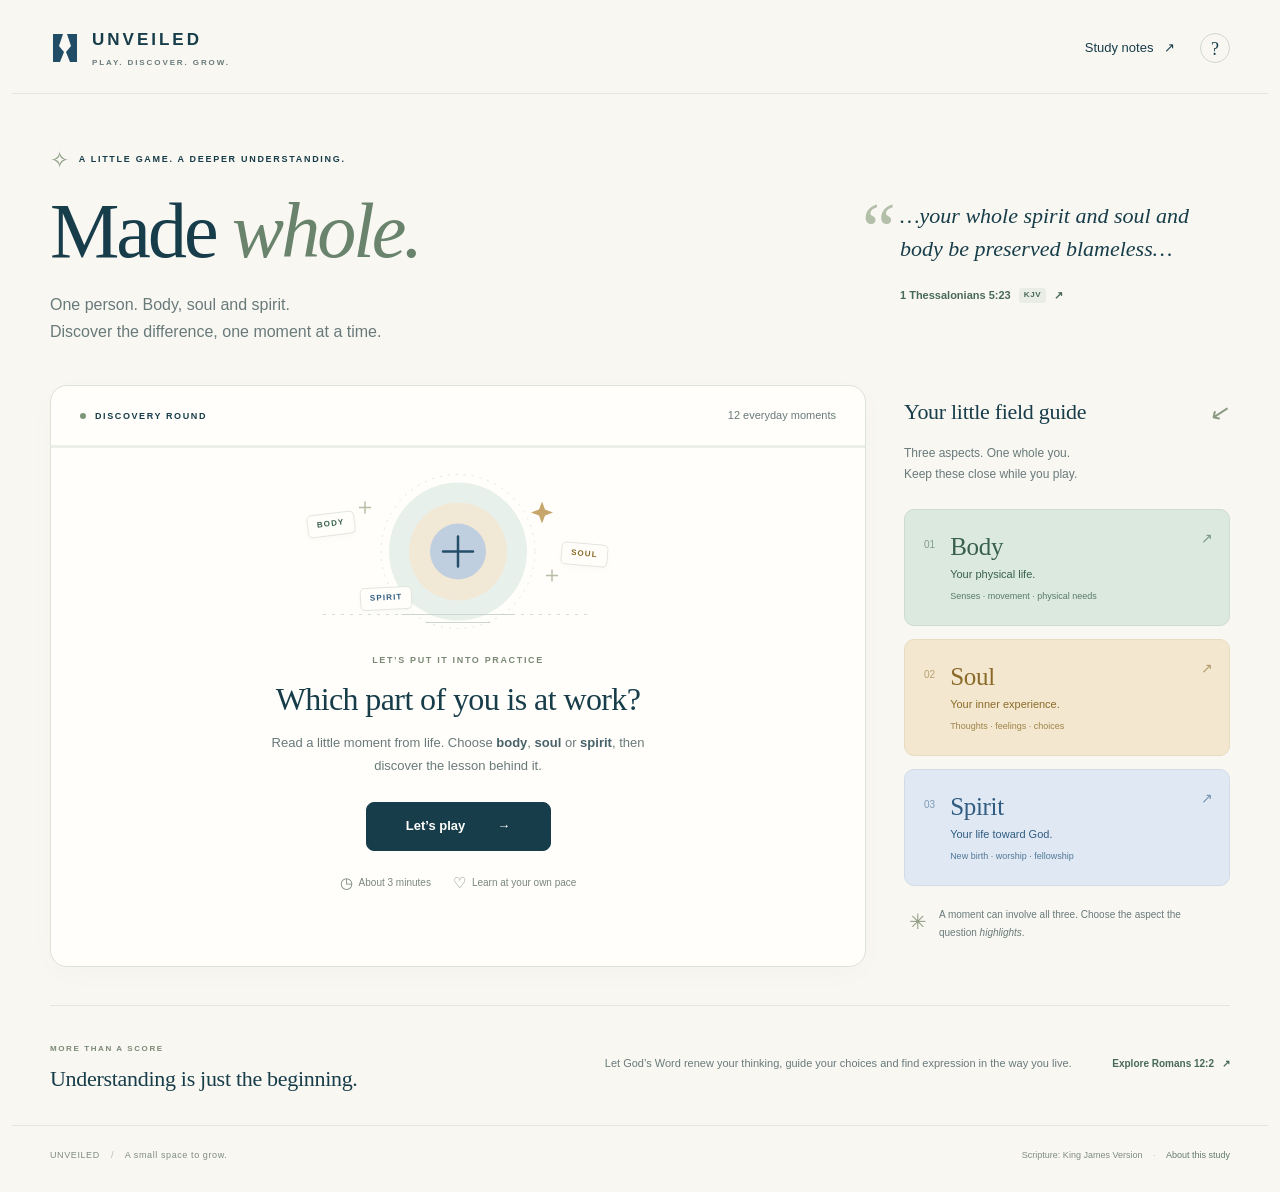
<file: games/made-whole/index.html>
<!doctype html>
<html lang="en">
<head>
  <meta charset="utf-8">
  <meta name="viewport" content="width=device-width, initial-scale=1">
  <meta name="theme-color" content="#153b4b">
  <meta name="description" content="A gentle, interactive Bible game about body, soul and spirit. Explore everyday examples, discover Scripture and grow in understanding.">
  <title>Made Whole — Body, Soul & Spirit | Unveiled</title>
  <link rel="icon" href="favicon.svg" type="image/svg+xml">
  <link rel="stylesheet" href="styles.css">
  <script type="module" src="game.js"></script>
</head>
<body>
  <a class="skip-link" href="#main">Skip to the game</a>
  <header class="site-header">
    <a class="brand" href="./" aria-label="Unveiled, Made Whole home">
      <svg class="brand-mark" width="30" height="34" viewBox="0 0 30 34" fill="none" aria-hidden="true"><path d="M3 3h10L9 15l5 6-4 10H3V3Zm24 0H17l4 12-5 6 4 10h7V3Z" fill="currentColor"/></svg>
      <span>UNVEILED<span class="brand-sub">PLAY. DISCOVER. GROW.</span></span>
    </a>
    <nav aria-label="Main navigation">
      <button class="text-button" data-open="study-dialog">Study notes <span aria-hidden="true">↗</span></button>
      <button class="help-button" data-open="help-dialog" aria-label="How to play">?</button>
    </nav>
  </header>

  <main id="main" class="page-wrap">
    <section class="intro" aria-labelledby="page-title">
      <div class="intro-copy">
        <p class="eyebrow"><span class="tiny-star" aria-hidden="true">✧</span> A LITTLE GAME. A DEEPER UNDERSTANDING.</p>
        <h1 id="page-title">Made <em>whole.</em></h1>
        <p class="intro-description">One person. Body, soul and spirit.<br>Discover the difference, one moment at a time.</p>
      </div>
      <figure class="opening-verse">
        <span class="quote-mark" aria-hidden="true">“</span>
        <blockquote>…your whole spirit and soul and body be preserved blameless…</blockquote>
        <figcaption><button class="verse-link" data-verse="whole">1 Thessalonians 5:23 <span class="kjv">KJV</span> <span aria-hidden="true">↗</span></button></figcaption>
      </figure>
    </section>

    <div class="experience-layout">
      <section class="game-shell" aria-labelledby="game-heading">
        <div class="game-topline">
          <div class="game-label"><span class="status-dot" aria-hidden="true"></span><span id="mode-label">DISCOVERY ROUND</span></div>
          <span id="question-counter">12 everyday moments</span>
        </div>
        <div class="progress-track" role="progressbar" aria-label="Round progress" aria-valuemin="0" aria-valuemax="12" aria-valuenow="0"><div id="progress-fill"></div></div>

        <div id="welcome-screen" class="welcome-screen">
          <div class="welcome-art" aria-hidden="true">
            <svg viewBox="0 0 320 188" fill="none"><path d="M25 149H295" stroke="#d6ddd9" stroke-dasharray="3 6"/><circle cx="160" cy="86" r="69" fill="#e8f0ec"/><circle cx="160" cy="86" r="49" fill="#f2e8d6"/><circle cx="160" cy="86" r="28" fill="#bfcfdf"/><path d="M160 71v30M145 86h30" stroke="#244f6b" stroke-width="2.5" stroke-linecap="round"/><circle cx="160" cy="86" r="77" stroke="#dde5e0" stroke-dasharray="2 6"/><path d="M67 36v12m-6-6h12M254 104v12m-6-6h12" stroke="#b5bda5" stroke-width="1.5"/><path d="m244 36 3 8 8 3-8 3-3 8-3-8-8-3 8-3Z" fill="#c7a66b"/><path d="M104 149h112M128 157h64" stroke="#ccd6ce" stroke-linecap="round"/></svg>
            <span class="art-label art-label-body">BODY</span><span class="art-label art-label-soul">SOUL</span><span class="art-label art-label-spirit">SPIRIT</span>
          </div>
          <p class="small-label">LET’S PUT IT INTO PRACTICE</p>
          <h2 id="game-heading">Which part of you is at work?</h2>
          <p>Read a little moment from life. Choose <strong>body</strong>, <strong>soul</strong> or <strong>spirit</strong>, then discover the lesson behind it.</p>
          <button class="primary-button" id="start-button">Let’s play <span aria-hidden="true">→</span></button>
          <div class="welcome-meta"><span><span aria-hidden="true">◷</span> About 3 minutes</span><span><span aria-hidden="true">♡</span> Learn at your own pace</span></div>
        </div>

        <div id="play-screen" class="play-screen" hidden>
          <div class="question-meta"><span class="small-label" id="moment-label">A MOMENT FROM LIFE</span><span class="score-pill"><span aria-hidden="true">✧</span> <span id="score">0</span> points</span></div>
          <div class="question-content">
            <span id="question-symbol" class="question-symbol" aria-hidden="true"></span>
            <h2 id="question-title" tabindex="-1"></h2>
            <p id="question-prompt"></p>
          </div>
          <p class="choose-label" id="answer-prompt">Which part is being highlighted?</p>
          <div id="answer-options" class="answer-options" role="group" aria-labelledby="answer-prompt">
            <button class="answer-button body-answer" data-answer="body"><span class="answer-icon" aria-hidden="true"><svg viewBox="0 0 24 24" fill="none"><circle cx="12" cy="5" r="2.5"/><path d="M8 21v-7H6l1-5h10l1 5h-2v7M12 14v7"/></svg></span><span class="answer-name">Body</span><span class="answer-descriptor">Physical life</span><kbd>1</kbd><span class="answer-check" aria-hidden="true"></span></button>
            <button class="answer-button soul-answer" data-answer="soul"><span class="answer-icon" aria-hidden="true"><svg viewBox="0 0 24 24" fill="none"><path d="M12 21S3 16 3 9a5 5 0 0 1 9-3 5 5 0 0 1 9 3c0 7-9 12-9 12Z"/></svg></span><span class="answer-name">Soul</span><span class="answer-descriptor">Mind, feelings & will</span><kbd>2</kbd><span class="answer-check" aria-hidden="true"></span></button>
            <button class="answer-button spirit-answer" data-answer="spirit"><span class="answer-icon" aria-hidden="true"><svg viewBox="0 0 24 24" fill="none"><path d="m12 2 2.5 7.5L22 12l-7.5 2.5L12 22l-2.5-7.5L2 12l7.5-2.5L12 2Z"/></svg></span><span class="answer-name">Spirit</span><span class="answer-descriptor">Life toward God</span><kbd>3</kbd><span class="answer-check" aria-hidden="true"></span></button>
          </div>
          <div id="feedback" class="feedback" aria-live="polite" aria-atomic="true" hidden>
            <div class="feedback-heading"><span id="feedback-icon" aria-hidden="true">✓</span><h3 id="feedback-title"></h3></div>
            <p id="feedback-text"></p>
            <button id="feedback-verse" class="verse-link"></button>
          </div>
          <div class="round-bottom"><button class="text-button hint-button" id="hint-button" aria-expanded="false" aria-controls="hint-text"><span aria-hidden="true">☼</span> A little hint</button><button class="primary-button next-button" id="next-button" hidden>Next moment <span aria-hidden="true">→</span></button></div>
          <p id="hint-text" class="hint-text" role="status" hidden></p>
        </div>

        <div id="results-screen" class="results-screen" hidden>
          <div class="result-emblem" aria-hidden="true">✧</div>
          <p class="small-label">ROUND COMPLETE</p>
          <h2 id="results-heading" tabindex="-1">A little more understanding.</h2>
          <p id="results-message"></p>
          <div class="final-score"><span id="final-score">12</span><span id="final-total">/ 12</span></div>
          <p class="score-caption">moments recognised</p>
          <div id="category-results" class="category-results"></div>
          <p class="result-takeaway">Your body expresses. Your soul thinks, feels and chooses. Your spirit relates to God. Together, one whole person.</p>
          <div class="result-actions"><button class="primary-button" id="replay-button">Play again <span aria-hidden="true">↻</span></button><button class="secondary-button" id="practice-button" hidden>Practise missed moments</button></div>
          <button class="text-button result-study" data-open="study-dialog">Take a closer look at the Scriptures <span aria-hidden="true">↗</span></button>
          <p id="best-score" class="best-score"></p>
        </div>
      </section>

      <aside class="field-guide" aria-labelledby="guide-heading">
        <div class="guide-heading"><h2 id="guide-heading">Your little field guide</h2><span aria-hidden="true">↙</span></div>
        <p class="guide-intro">Three aspects. One whole you.<br> Keep these close while you play.</p>
        <button class="guide-card body-card" data-guide="body" aria-label="Learn about the body">
          <span class="guide-number">01</span><div class="guide-card-copy"><h3>Body</h3><p>Your physical life.</p><span>Senses · movement · physical needs</span></div><span class="guide-arrow" aria-hidden="true">↗</span>
        </button>
        <button class="guide-card soul-card" data-guide="soul" aria-label="Learn about the soul">
          <span class="guide-number">02</span><div class="guide-card-copy"><h3>Soul</h3><p>Your inner experience.</p><span>Thoughts · feelings · choices</span></div><span class="guide-arrow" aria-hidden="true">↗</span>
        </button>
        <button class="guide-card spirit-card" data-guide="spirit" aria-label="Learn about the spirit">
          <span class="guide-number">03</span><div class="guide-card-copy"><h3>Spirit</h3><p>Your life toward God.</p><span>New birth · worship · fellowship</span></div><span class="guide-arrow" aria-hidden="true">↗</span>
        </button>
        <div class="guide-note"><span aria-hidden="true">✳</span><p>A moment can involve all three. Choose the aspect the question <em>highlights</em>.</p></div>
      </aside>
    </div>

    <section class="closing-note" aria-labelledby="closing-heading"><div><span class="small-label">MORE THAN A SCORE</span><h2 id="closing-heading">Understanding is just the beginning.</h2></div><p>Let God’s Word renew your thinking, guide your choices and find expression in the way you live.</p><button class="verse-link" data-verse="renew">Explore Romans 12:2 <span aria-hidden="true">↗</span></button></section>
  </main>

  <footer class="site-footer"><p>UNVEILED <span aria-hidden="true">/</span> A small space to grow.</p><p>Scripture: King James Version <span aria-hidden="true">·</span> <button class="text-button" data-open="about-dialog">About this study</button></p></footer>

  <dialog id="study-dialog" class="study-dialog" aria-labelledby="study-title"><div class="dialog-header"><div><p class="small-label">OPEN THE WORD</p><h2 id="study-title">Body, soul & spirit.</h2></div><button class="dialog-close" aria-label="Close study notes" data-close>×</button></div><p class="dialog-intro">Start with the whole person, then explore each aspect.</p><div class="study-tabs" role="tablist" aria-label="Study topic"><button role="tab" id="tab-whole" aria-selected="true" aria-controls="study-panel" data-topic="whole">The whole you</button><button role="tab" id="tab-body" aria-selected="false" aria-controls="study-panel" data-topic="body" tabindex="-1">Body</button><button role="tab" id="tab-soul" aria-selected="false" aria-controls="study-panel" data-topic="soul" tabindex="-1">Soul</button><button role="tab" id="tab-spirit" aria-selected="false" aria-controls="study-panel" data-topic="spirit" tabindex="-1">Spirit</button></div><div id="study-panel" role="tabpanel" aria-labelledby="tab-whole" tabindex="0"></div><p class="study-footnote">The categories are a simple teaching model. Biblical uses of “soul” and “spirit” sometimes overlap; the examples highlight distinctions without separating you into three people.</p></dialog>
  <dialog id="verse-dialog" class="verse-dialog" aria-labelledby="verse-title"><div class="dialog-header"><p class="small-label">SCRIPTURE · KING JAMES VERSION</p><button class="dialog-close" aria-label="Close Scripture" data-close>×</button></div><h2 id="verse-title"></h2><blockquote id="verse-text"></blockquote><a id="verse-external" class="verse-link" target="_blank" rel="noopener noreferrer">Read in context on Bible Gateway <span aria-hidden="true">↗</span></a></dialog>
  <dialog id="help-dialog" class="help-dialog" aria-labelledby="help-title"><div class="dialog-header"><h2 id="help-title">A little guide to playing.</h2><button class="dialog-close" aria-label="Close instructions" data-close>×</button></div><ol class="help-steps"><li><strong>Read the moment.</strong><p>Notice the particular action or experience being highlighted.</p></li><li><strong>Make your choice.</strong><p>Tap Body, Soul or Spirit. On a keyboard, you can also press 1, 2 or 3.</p></li><li><strong>Discover the lesson.</strong><p>Each answer brings an explanation and a Bible verse. Choose Next moment when you’re ready.</p></li></ol><p class="help-note">One point for each correct answer. No timer, no pressure. At the end, you can practise any moments you missed.</p></dialog>
  <dialog id="about-dialog" class="about-dialog" aria-labelledby="about-title"><div class="dialog-header"><h2 id="about-title">A simple Bible study.</h2><button class="dialog-close" aria-label="Close about this study" data-close>×</button></div><p>Made Whole explores body, soul and spirit using a Christian teaching model, anchored in 1 Thessalonians 5:23. Body refers to physical life; soul highlights thoughts, emotions and will; spirit highlights spiritual life and relationship with God.</p><p>The Bible sometimes uses “soul” and “spirit” in overlapping ways, and Christians understand these distinctions differently. The game’s labels are learning aids. They are not a claim that every verse gives a rigid definition.</p><p>Scripture quotations are from the King James Version. Explanations and everyday examples are study commentary, not quotations.</p><p>Your best full-round score is saved in this browser when browser storage is available. There are no accounts, analytics or leaderboards. Bible Gateway opens only when you choose an external Scripture link.</p></dialog>
</body>
</html>
</file>
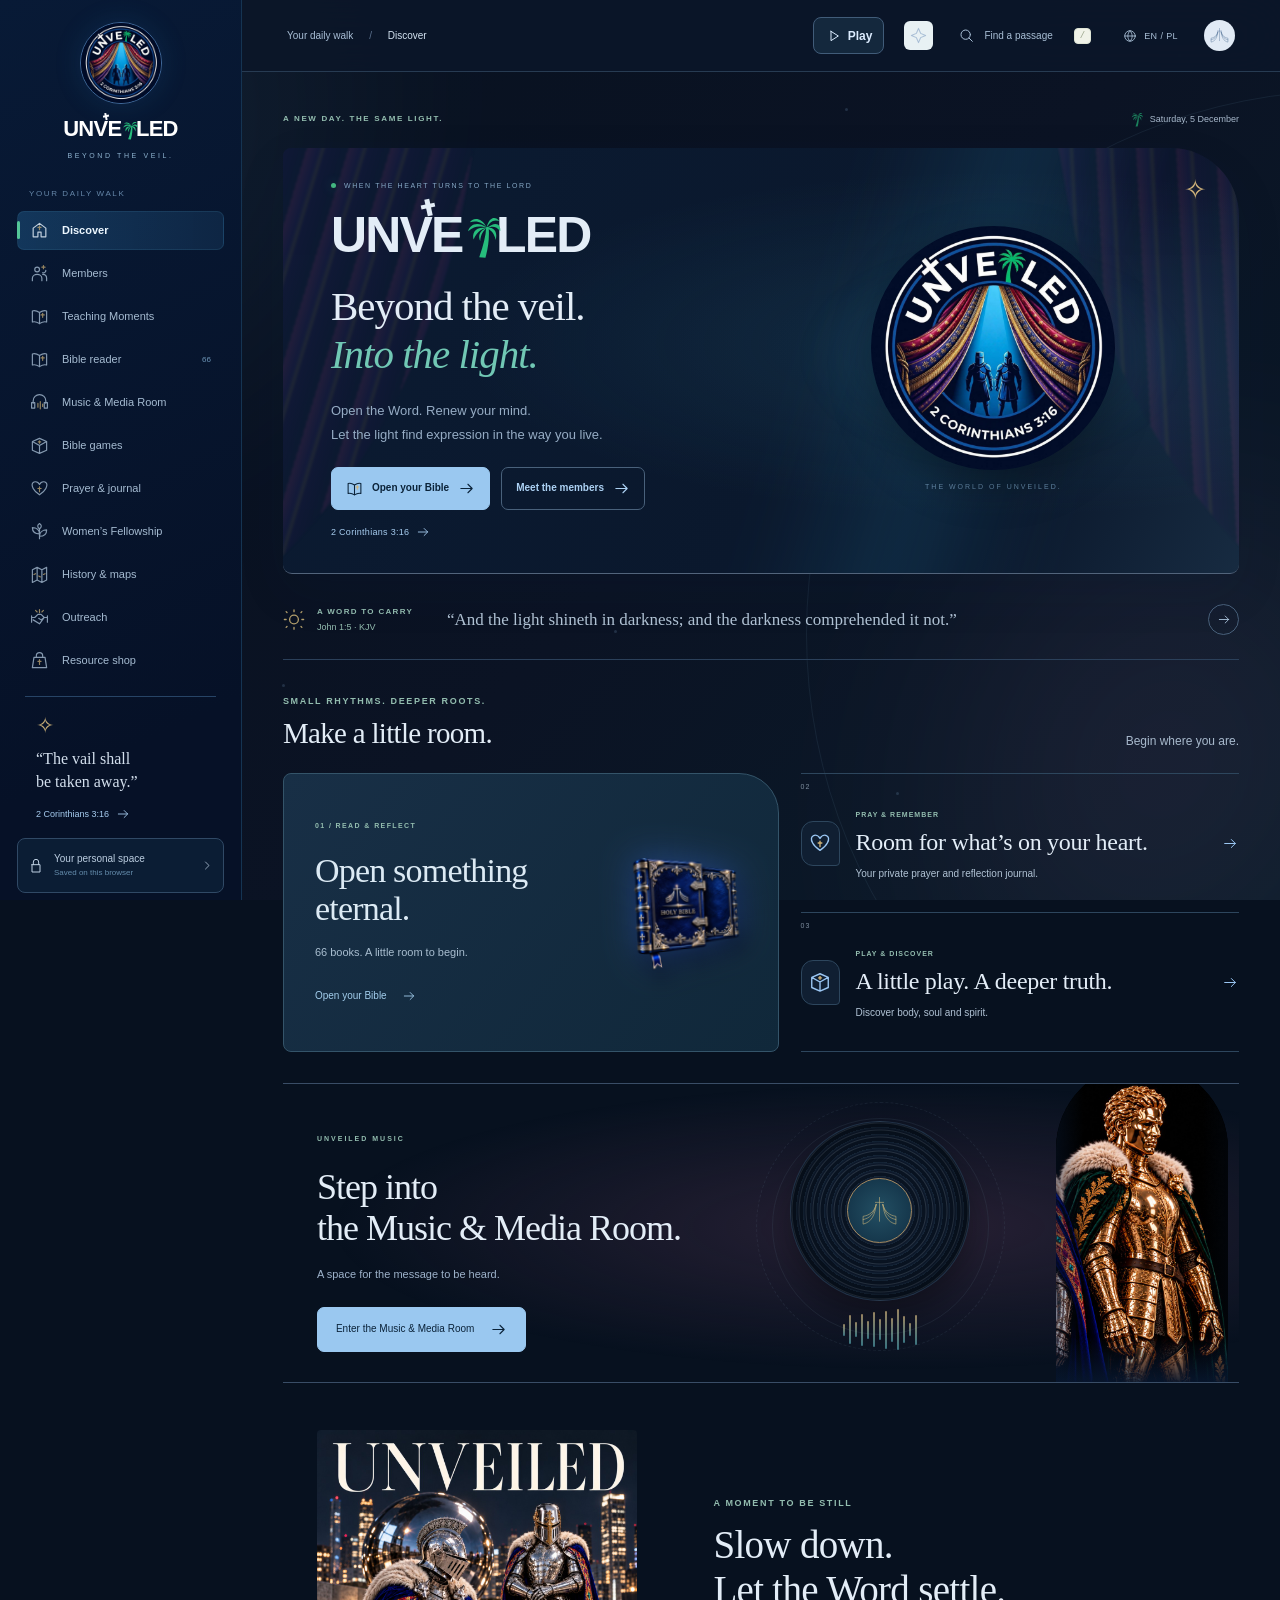
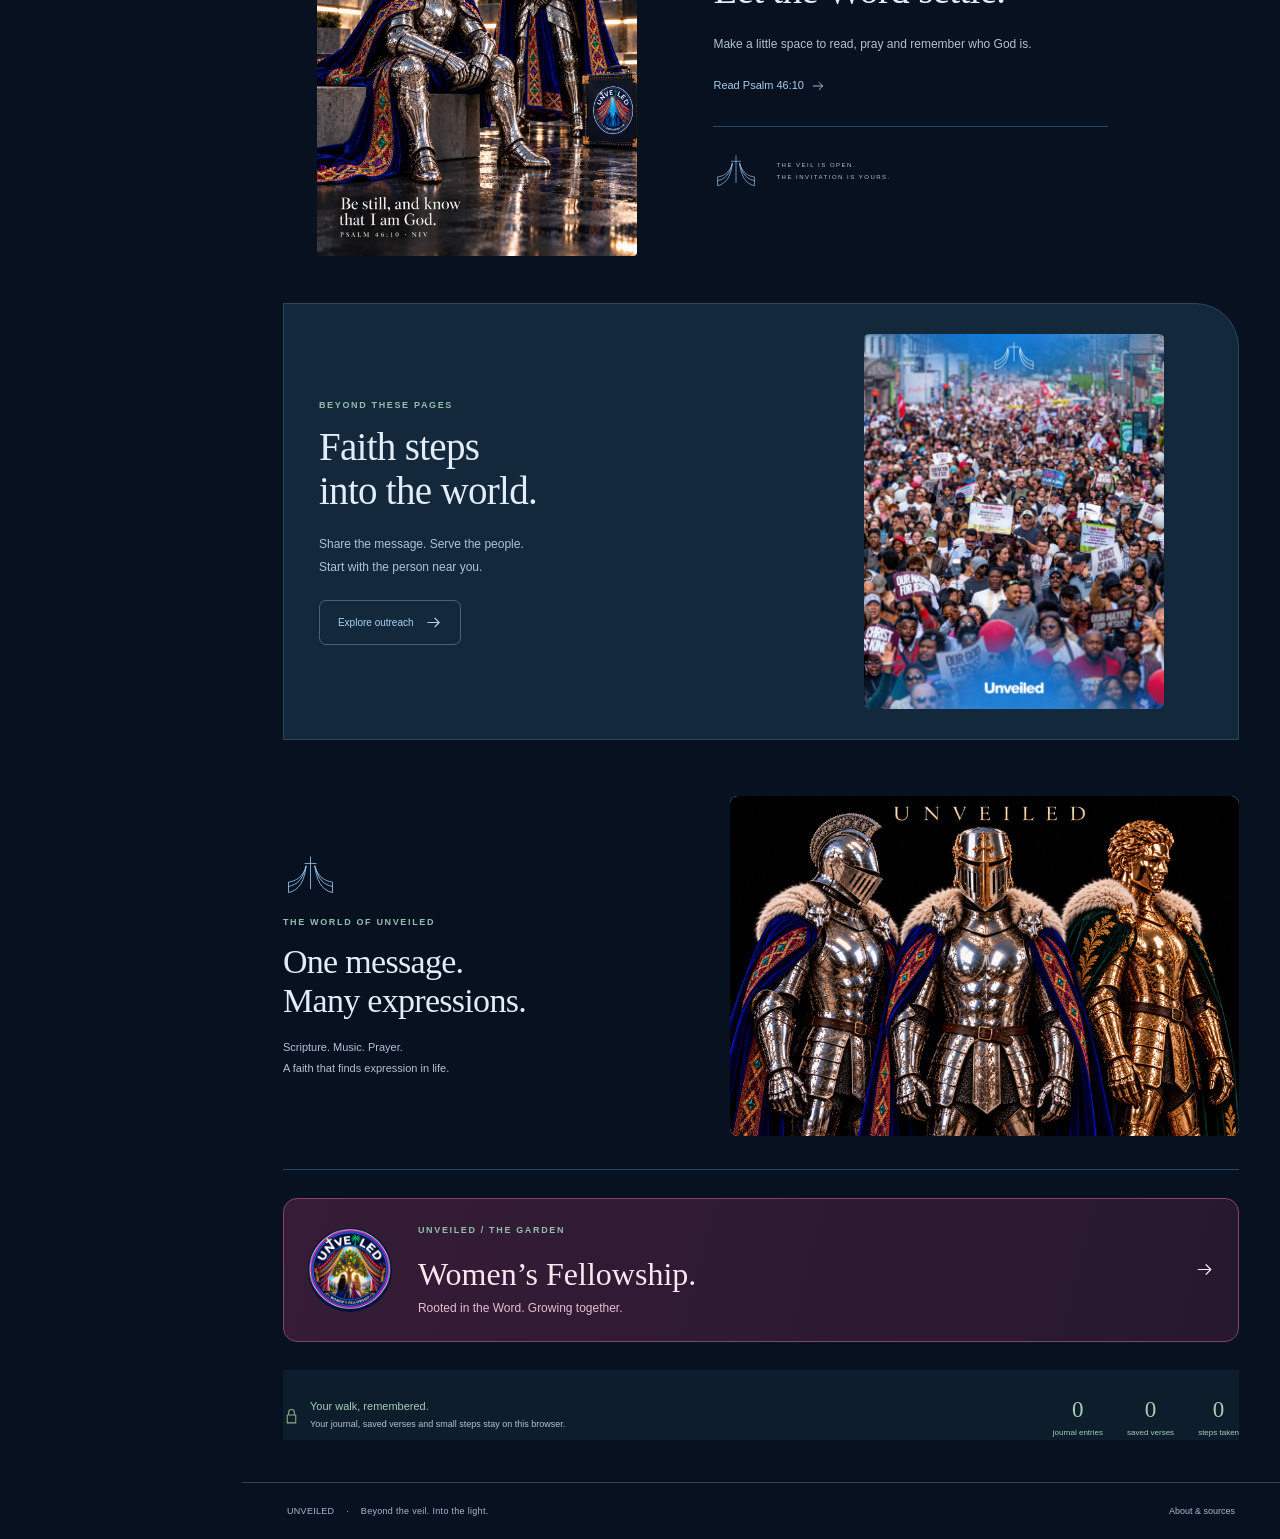
<file: index backup.html>
<!doctype html><html lang="en" data-appearance="dark"><head><meta charset="utf-8"><meta name="viewport" content="width=device-width,initial-scale=1"><meta name="color-scheme" content="dark"><meta name="theme-color" content="#07111f"><meta name="description" content="Unveiled. Scripture, music, prayer and a faith lived out. Read the Bible, explore its world and grow through play."><title>Unveiled — Beyond the veil. Into the light.</title><link rel="icon" href="assets/unveiled-logo.jpg" type="image/jpeg"><link rel="stylesheet" href="styles.css"><link rel="stylesheet" href="refinement.css?v=unveiled11"><link rel="stylesheet" href="appearance.css?v=unveiled8"><link rel="stylesheet" href="visuals.css?v=unveiled36"><link rel="stylesheet" href="fellowship.css?v=unveiled8"><link rel="stylesheet" href="edition.css?v=unveiled39"><link rel="stylesheet" href="media-room.css?v=unveiled12"><link rel="stylesheet" href="spaces.css?v=unveiled17"><link rel="stylesheet" href="word-study.css?v=unveiled18"><link rel="stylesheet" href="book-upgrade.css?v=unveiled39"><link rel="stylesheet" href="cover-transition.css?v=unveiled36"><link rel="preload" as="image" href="assets/veil-blue.jpg"><script type="importmap">{"imports":{"./reader.js?v=unveiled18":"./reader.js?v=unveiled38","./book-reader.mjs?v=unveiled16":"./book-reader.mjs?v=unveiled38","./visuals.js?v=unveiled16":"./visuals.js?v=unveiled39"}}</script><script type="module" src="app.js?v=unveiled39"></script></head><body><div id="ambient-scene" aria-hidden="true"></div><a class="skip-link" href="#main">Skip to content</a><aside class="sidebar" id="sidebar" aria-label="Main navigation"></aside><div id="nav-scrim" class="nav-scrim" hidden></div><div class="site-frame"><header class="topbar" id="topbar"></header><main id="main" tabindex="-1"></main><footer class="site-footer"><span>UNVEILED <i>·</i> Beyond the veil. Into the light.</span><button class="plain-link" data-about>About & sources</button></footer></div>
<section id="persistent-player" class="persistent-player" data-mode="parked" aria-label="Unveiled video player">
  <div class="floating-player-bar"><strong data-dock-title></strong><a href="#media" data-route="media">Room</a><button type="button" class="icon-button" data-player-size aria-label="Minimize to bubble" aria-pressed="false"><svg class="icon" viewBox="0 0 24 24" aria-hidden="true" fill="none" stroke="currentColor" stroke-width="1.6" stroke-linecap="round" stroke-linejoin="round"><path class="minimize-glyph" d="M4 5l6 6m0-5v5H5m15 8-6-6m0 5v-5h5"/><path class="expand-glyph" d="M10 10 4 4m0 5V4h5m5 10 6 6m-5 0h5v-5"/></svg></button><button type="button" class="icon-button" data-close-player aria-label="Close mini-player">×</button></div>
  <div class="persistent-screen"></div>
  <p class="floating-player-status" data-dock-status role="status"></p>
</section>
<dialog id="site-dialog" aria-labelledby="dialog-heading"><div class="dialog-bar"><h2 id="dialog-heading"></h2><button class="icon-button" data-close aria-label="Close dialog">×</button></div><div id="dialog-content"></div></dialog><div id="toast" class="toast" role="status" aria-live="polite"></div></body></html>
</file>
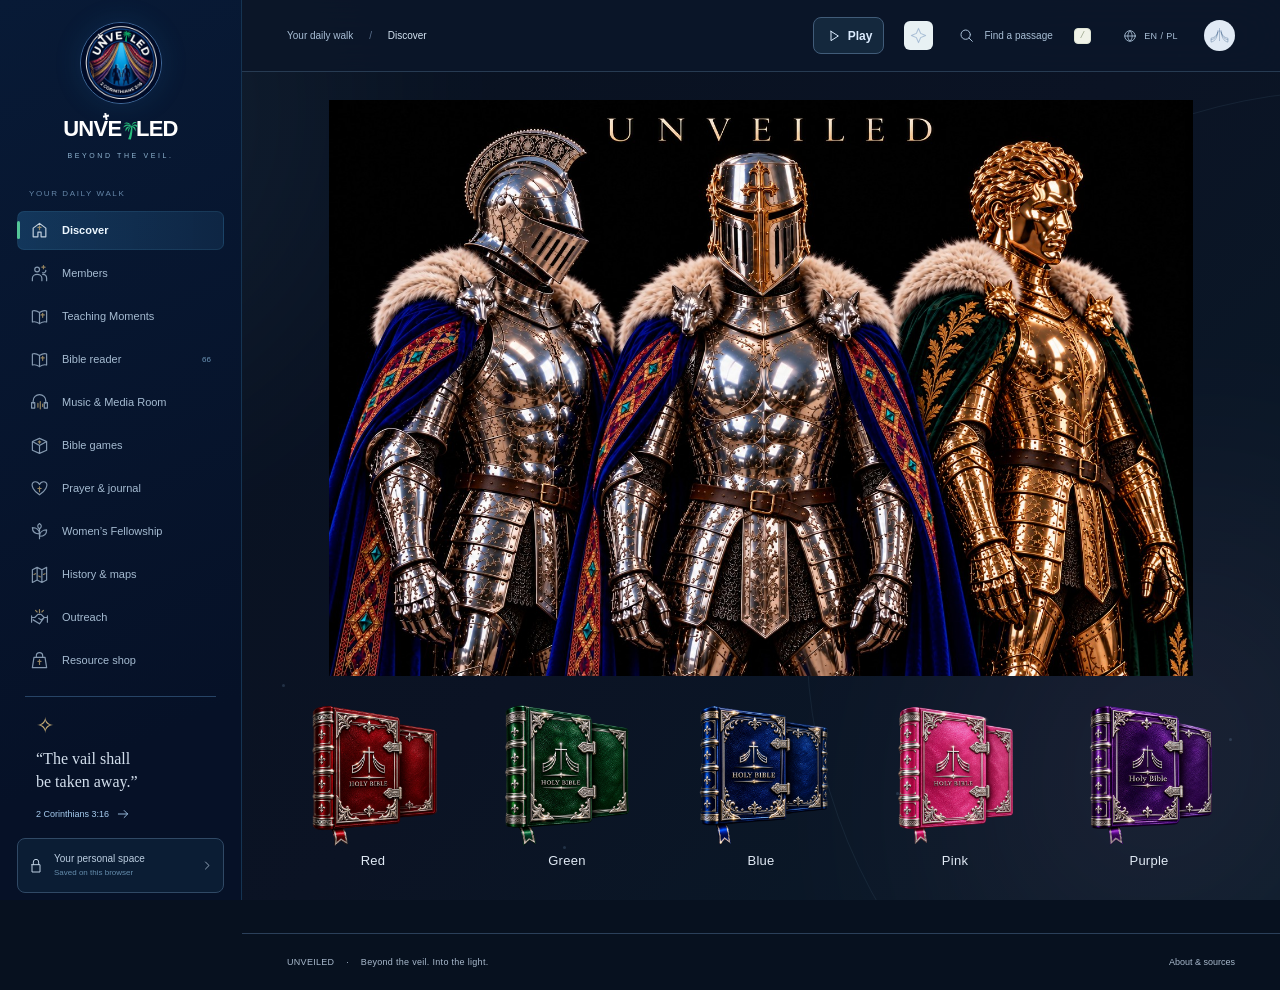
<file: index-1.html>
<!doctype html><html lang="en" data-appearance="dark"><head><meta charset="utf-8"><meta name="viewport" content="width=device-width,initial-scale=1"><meta name="color-scheme" content="dark"><meta name="theme-color" content="#07111f"><meta name="description" content="Unveiled. Scripture, music, prayer and a faith lived out. Read the Bible, explore its world and grow through play."><title>Unveiled — Beyond the veil. Into the light.</title><link rel="icon" href="assets/unveiled-logo.jpg" type="image/jpeg"><link rel="stylesheet" href="styles.css"><link rel="stylesheet" href="refinement.css?v=unveiled11"><link rel="stylesheet" href="appearance.css?v=unveiled8"><link rel="stylesheet" href="visuals.css?v=unveiled36"><link rel="stylesheet" href="fellowship.css?v=unveiled8"><link rel="stylesheet" href="edition.css?v=unveiled39"><link rel="stylesheet" href="media-room.css?v=unveiled12"><link rel="stylesheet" href="spaces.css?v=unveiled17"><link rel="stylesheet" href="word-study.css?v=unveiled18"><link rel="stylesheet" href="book-upgrade.css?v=unveiled39"><link rel="stylesheet" href="cover-transition.css?v=unveiled36"><link rel="preload" as="image" href="assets/veil-blue.jpg"><script type="importmap">{"imports":{"./reader.js?v=unveiled18":"./reader.js?v=unveiled38","./book-reader.mjs?v=unveiled16":"./book-reader.mjs?v=unveiled38","./visuals.js?v=unveiled16":"./visuals.js?v=unveiled39"}}</script><style>
/* Focused Unveiled Discovery page: only three knights and five Bible choices. */
body[data-page="home"] #main { padding-top: clamp(10px,2.5vw,28px); }
.discover-gallery { width:100%;max-width:1120px;margin:auto;display:flex;flex-direction:column;align-items:center;gap:clamp(10px,2.4vw,24px); }
.discover-knights { width:100%;display:grid;place-items:center; }
.discover-knights img { display:block;width:100%;height:auto;max-height:min(64vh,700px);object-fit:contain; }
.discover-bibles { width:100%;display:grid;grid-template-columns:repeat(5,minmax(0,1fr));align-items:start;gap:clamp(3px,1.5vw,18px);padding:0 2px 14px;margin:0; }
.discover-bible { display:flex;flex-direction:column;align-items:center;min-width:0;width:100%;gap:5px;padding:3px 0 9px;background:transparent;border:0;border-radius:6px;box-shadow:none;color:var(--visual-text,var(--ink));text-align:center;transition:transform .18s ease; }
.discover-bible img { display:block;width:100%;max-width:155px;height:clamp(66px,13vw,145px);object-fit:contain;pointer-events:none; }
.discover-bible span { font-size:clamp(10px,1.05vw,13px);font-weight:500;letter-spacing:.02em; }
.discover-bible:hover { transform:translateY(-4px); }
.discover-bible:active { transform:translateY(-1px); }
@media (max-width:700px) {
  body[data-page="home"] #main { padding-top:12px; }
  .discover-gallery { gap:12px; }
  .discover-bibles { gap:3px; }
  .discover-bible img { height:clamp(62px,17vw,100px); }
  .discover-bible span { font-size:10px; }
}
@media (prefers-reduced-motion:reduce) { .discover-bible { transition:none; } }
</style><script type="module" src="app.js?v=unveiled39"></script><script type="module">
// Page-only adjustment: keep the original Unveiled app, assets and other rooms intact.
const editions = [
  ['red','Red'],
  ['green','Green'],
  ['navy','Blue'],
  ['pink','Pink'],
  ['purple','Purple']
];
const main = document.querySelector('#main');
let openSelectedEdition = false;
function isDiscovery() {
  return !location.hash || location.hash === '#home';
}
function renderDiscovery() {
  if (!isDiscovery() || main.querySelector('.discover-gallery')) return;
  main.innerHTML = `<section class="discover-gallery" aria-label="Discover Unveiled">
    <div class="discover-knights">
      <img src="assets/knights-night.png" alt="The three Unveiled knights in silver and gold" fetchpriority="high">
    </div>
    <nav class="discover-bibles" aria-label="Select your Bible colour">
      ${editions.map(([colour,label]) => `<button type="button" class="discover-bible"
        data-book-colour="${colour}" data-route="bible"
        aria-label="Open the ${label} Bible">
          <img src="assets/bible-cover-${colour}.webp" alt="" loading="eager">
          <span>${label}</span>
        </button>`).join('')}
    </nav>
  </section>`;
}
function syncEditionNavigation() {
  if (!openSelectedEdition || location.hash !== '#bible') return;
  const coverButton = main.querySelector('[data-open-book]');
  if (coverButton) {
    openSelectedEdition = false;
    // Keep the existing Bible opening behaviour: go straight to two open pages.
    coverButton.click();
  } else if (main.querySelector('.book-spread, #reader-workspace')) {
    openSelectedEdition = false;
  }
}
document.addEventListener('click', (event) => {
  if (event.target.closest('.discover-bible[data-book-colour]')) {
    openSelectedEdition = true;
  }
}, true);
// The original app registers the colour and route handlers, so retain those.
const observer = new MutationObserver(() => {
  renderDiscovery();
  syncEditionNavigation();
});
observer.observe(main, {childList:true});
renderDiscovery();
</script></head><body><div id="ambient-scene" aria-hidden="true"></div><a class="skip-link" href="#main">Skip to content</a><aside class="sidebar" id="sidebar" aria-label="Main navigation"></aside><div id="nav-scrim" class="nav-scrim" hidden></div><div class="site-frame"><header class="topbar" id="topbar"></header><main id="main" tabindex="-1"></main><footer class="site-footer"><span>UNVEILED <i>·</i> Beyond the veil. Into the light.</span><button class="plain-link" data-about>About & sources</button></footer></div>
<section id="persistent-player" class="persistent-player" data-mode="parked" aria-label="Unveiled video player">
  <div class="floating-player-bar"><strong data-dock-title></strong><a href="#media" data-route="media">Room</a><button type="button" class="icon-button" data-player-size aria-label="Minimize to bubble" aria-pressed="false"><svg class="icon" viewBox="0 0 24 24" aria-hidden="true" fill="none" stroke="currentColor" stroke-width="1.6" stroke-linecap="round" stroke-linejoin="round"><path class="minimize-glyph" d="M4 5l6 6m0-5v5H5m15 8-6-6m0 5v-5h5"/><path class="expand-glyph" d="M10 10 4 4m0 5V4h5m5 10 6 6m-5 0h5v-5"/></svg></button><button type="button" class="icon-button" data-close-player aria-label="Close mini-player">×</button></div>
  <div class="persistent-screen"></div>
  <p class="floating-player-status" data-dock-status role="status"></p>
</section>
<dialog id="site-dialog" aria-labelledby="dialog-heading"><div class="dialog-bar"><h2 id="dialog-heading"></h2><button class="icon-button" data-close aria-label="Close dialog">×</button></div><div id="dialog-content"></div></dialog><div id="toast" class="toast" role="status" aria-live="polite"></div></body></html>
</file>
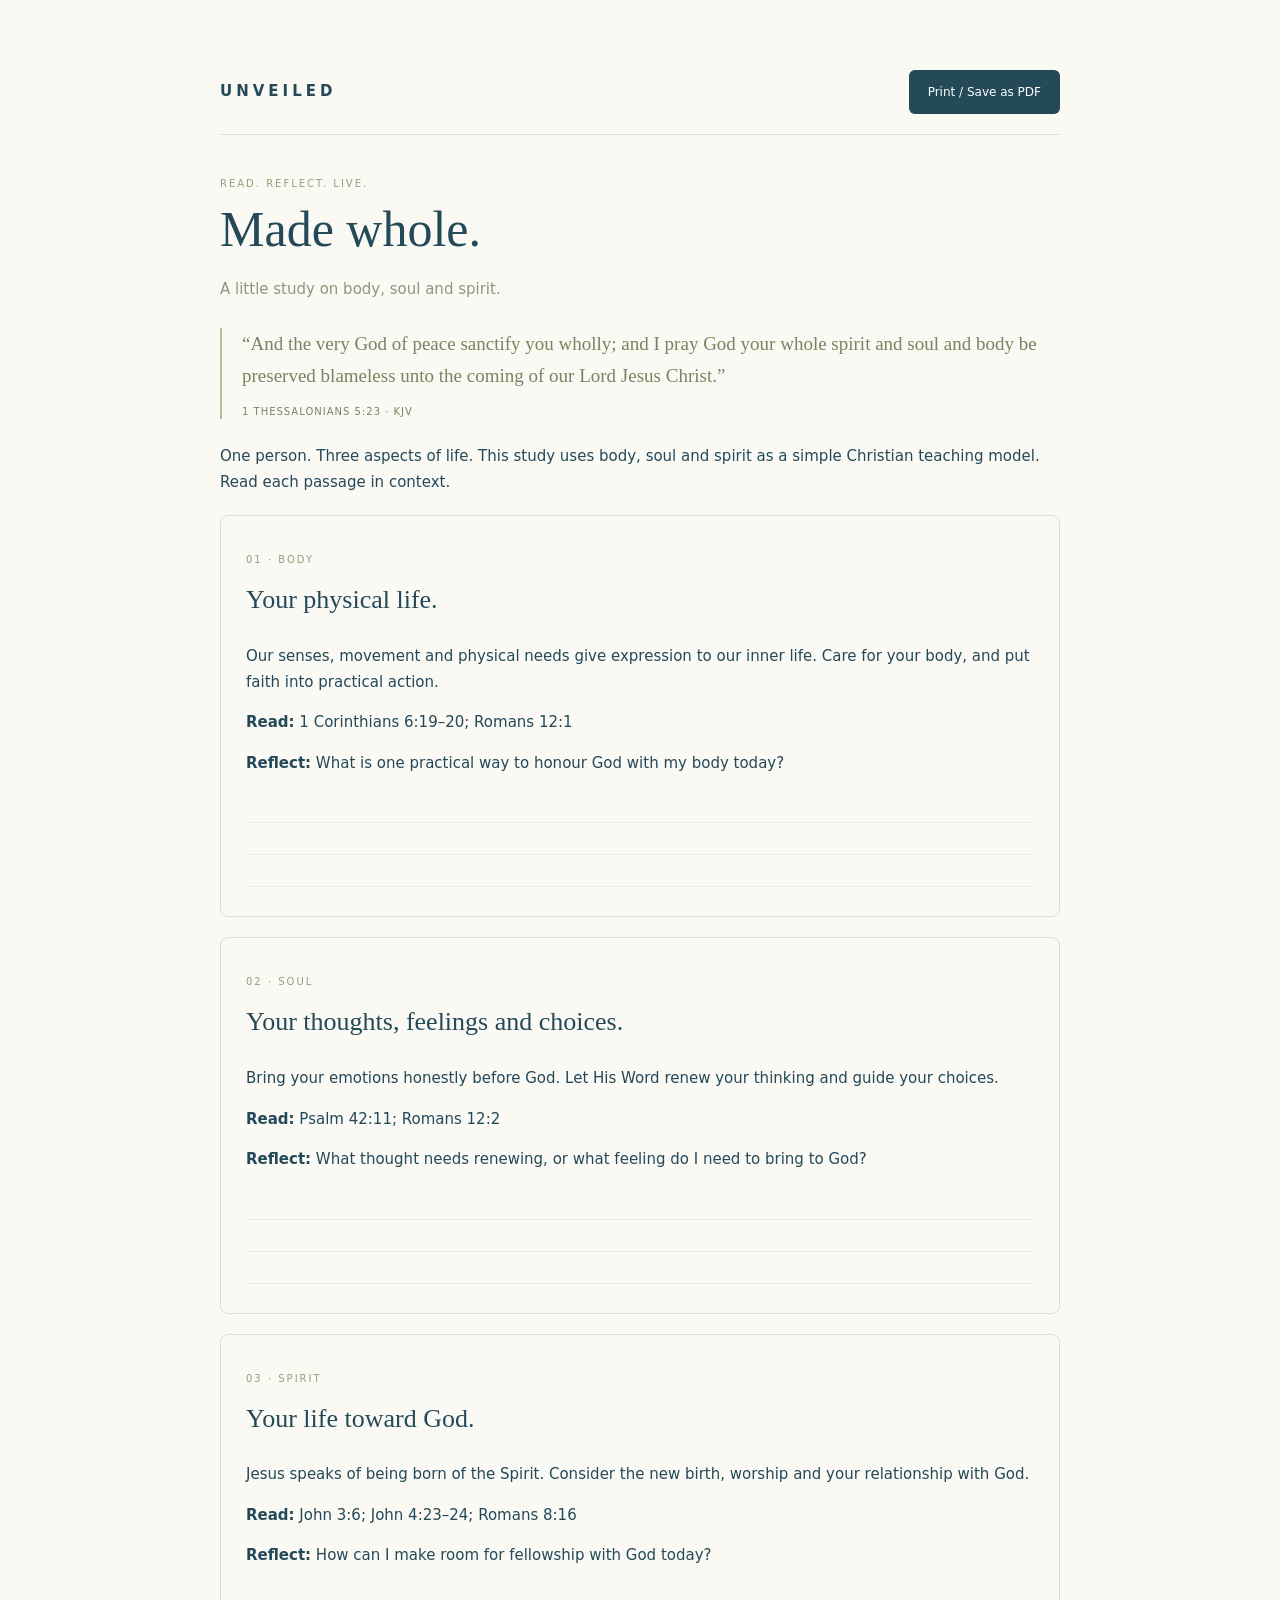
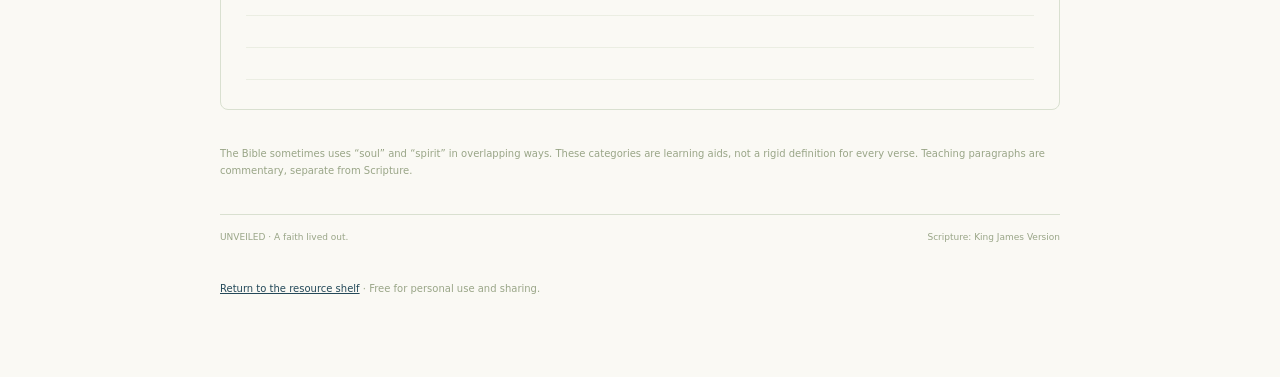
<file: resources/body-soul-spirit.html>
<!doctype html><html lang="en"><head><meta charset="utf-8"><meta name="viewport" content="width=device-width,initial-scale=1"><title>Made whole. · Unveiled</title><style>*{box-sizing:border-box}body{max-width:900px;margin:40px auto;padding:30px;color:#244959;background:#faf9f4;font:15px/1.7 system-ui,sans-serif}header{display:flex;justify-content:space-between;align-items:center;border-bottom:1px solid #d9e0d0;padding-bottom:20px;margin-bottom:40px}.logo{font-size:15px;letter-spacing:4px;font-weight:600}a,button{color:#244959}button{background:#244959;color:white;border:0;padding:12px 19px;border-radius:6px;cursor:pointer;font:inherit;font-size:12px}h1,h2,h3{font-family:Georgia,serif;font-weight:400}h1{font-size:50px;line-height:1.1;margin:10px 0 20px}h2{font-size:26px;margin-top:32px}h3{font-size:22px}.label{font-size:10px;letter-spacing:2px;color:#92a07b}.intro{max-width:650px;color:#8b987c}.verse{font:19px/1.7 Georgia,serif;border-left:2px solid #b8bd93;padding-left:20px;color:#74865f;margin:25px 0}.verse small{display:block;font:10px/1.5 system-ui;letter-spacing:1px;margin-top:12px}.box{padding:25px;border:1px solid #d9e0d0;border-radius:8px;margin:20px 0;break-inside:avoid}.box h2{margin-top:0}.lines{height:100px;background:repeating-linear-gradient(transparent,transparent 31px,#dce2d1 32px)}.lines.tall{height:150px}.cards{display:grid;grid-template-columns:1fr 1fr;gap:18px}.card{padding:24px;border:1px dashed #bcc8ab;min-height:210px;break-inside:avoid}.card p{font:20px/1.5 Georgia,serif}.card small{font-size:9px;letter-spacing:1.5px;color:#9aa782}.note{font-size:10px;color:#99a587;margin-top:35px}.footer{display:flex;justify-content:space-between;gap:20px;border-top:1px solid #d9e0d0;padding-top:15px;margin-top:35px;font-size:9px;color:#99a587}@page{size:A4;margin:16mm}@media print{body{padding:0;margin:0;background:white;max-width:none;color:#203e46;font-size:11px}.no-print{display:none!important}header{margin-bottom:20px}h1{font-size:37px}h2{font-size:21px}.box{padding:15px}.verse{font-size:15px}.card{min-height:200px}.card p{font-size:18px}.note{font-size:8px}.lines{height:92px}.lines.tall{height:124px}}@media(max-width:600px){body{margin:15px;padding:15px}h1{font-size:40px}.cards{grid-template-columns:1fr}header{gap:20px}}</style></head><body><header><span class="logo">UNVEILED</span><button class="no-print" onclick="window.print()">Print / Save as PDF</button></header><p class="label">READ. REFLECT. LIVE.</p><h1>Made whole.</h1><p class="intro">A little study on body, soul and spirit.</p><blockquote class="verse">“And the very God of peace sanctify you wholly; and I pray God your whole spirit and soul and body be preserved blameless unto the coming of our Lord Jesus Christ.”<small>1 THESSALONIANS 5:23 · KJV</small></blockquote><p>One person. Three aspects of life. This study uses body, soul and spirit as a simple Christian teaching model. Read each passage in context.</p><section class="box"><p class="label">01 · BODY</p><h2>Your physical life.</h2><p>Our senses, movement and physical needs give expression to our inner life. Care for your body, and put faith into practical action.</p><p><strong>Read:</strong> 1 Corinthians 6:19–20; Romans 12:1</p><p><strong>Reflect:</strong> What is one practical way to honour God with my body today?</p><div class="lines"></div></section><section class="box"><p class="label">02 · SOUL</p><h2>Your thoughts, feelings and choices.</h2><p>Bring your emotions honestly before God. Let His Word renew your thinking and guide your choices.</p><p><strong>Read:</strong> Psalm 42:11; Romans 12:2</p><p><strong>Reflect:</strong> What thought needs renewing, or what feeling do I need to bring to God?</p><div class="lines"></div></section><section class="box"><p class="label">03 · SPIRIT</p><h2>Your life toward God.</h2><p>Jesus speaks of being born of the Spirit. Consider the new birth, worship and your relationship with God.</p><p><strong>Read:</strong> John 3:6; John 4:23–24; Romans 8:16</p><p><strong>Reflect:</strong> How can I make room for fellowship with God today?</p><div class="lines"></div></section><p class="note">The Bible sometimes uses “soul” and “spirit” in overlapping ways. These categories are learning aids, not a rigid definition for every verse. Teaching paragraphs are commentary, separate from Scripture.</p><footer class="footer"><span>UNVEILED · A faith lived out.</span><span>Scripture: King James Version</span></footer><p class="no-print note"><a href="../#shop">Return to the resource shelf</a> · Free for personal use and sharing.</p></body></html>
</file>
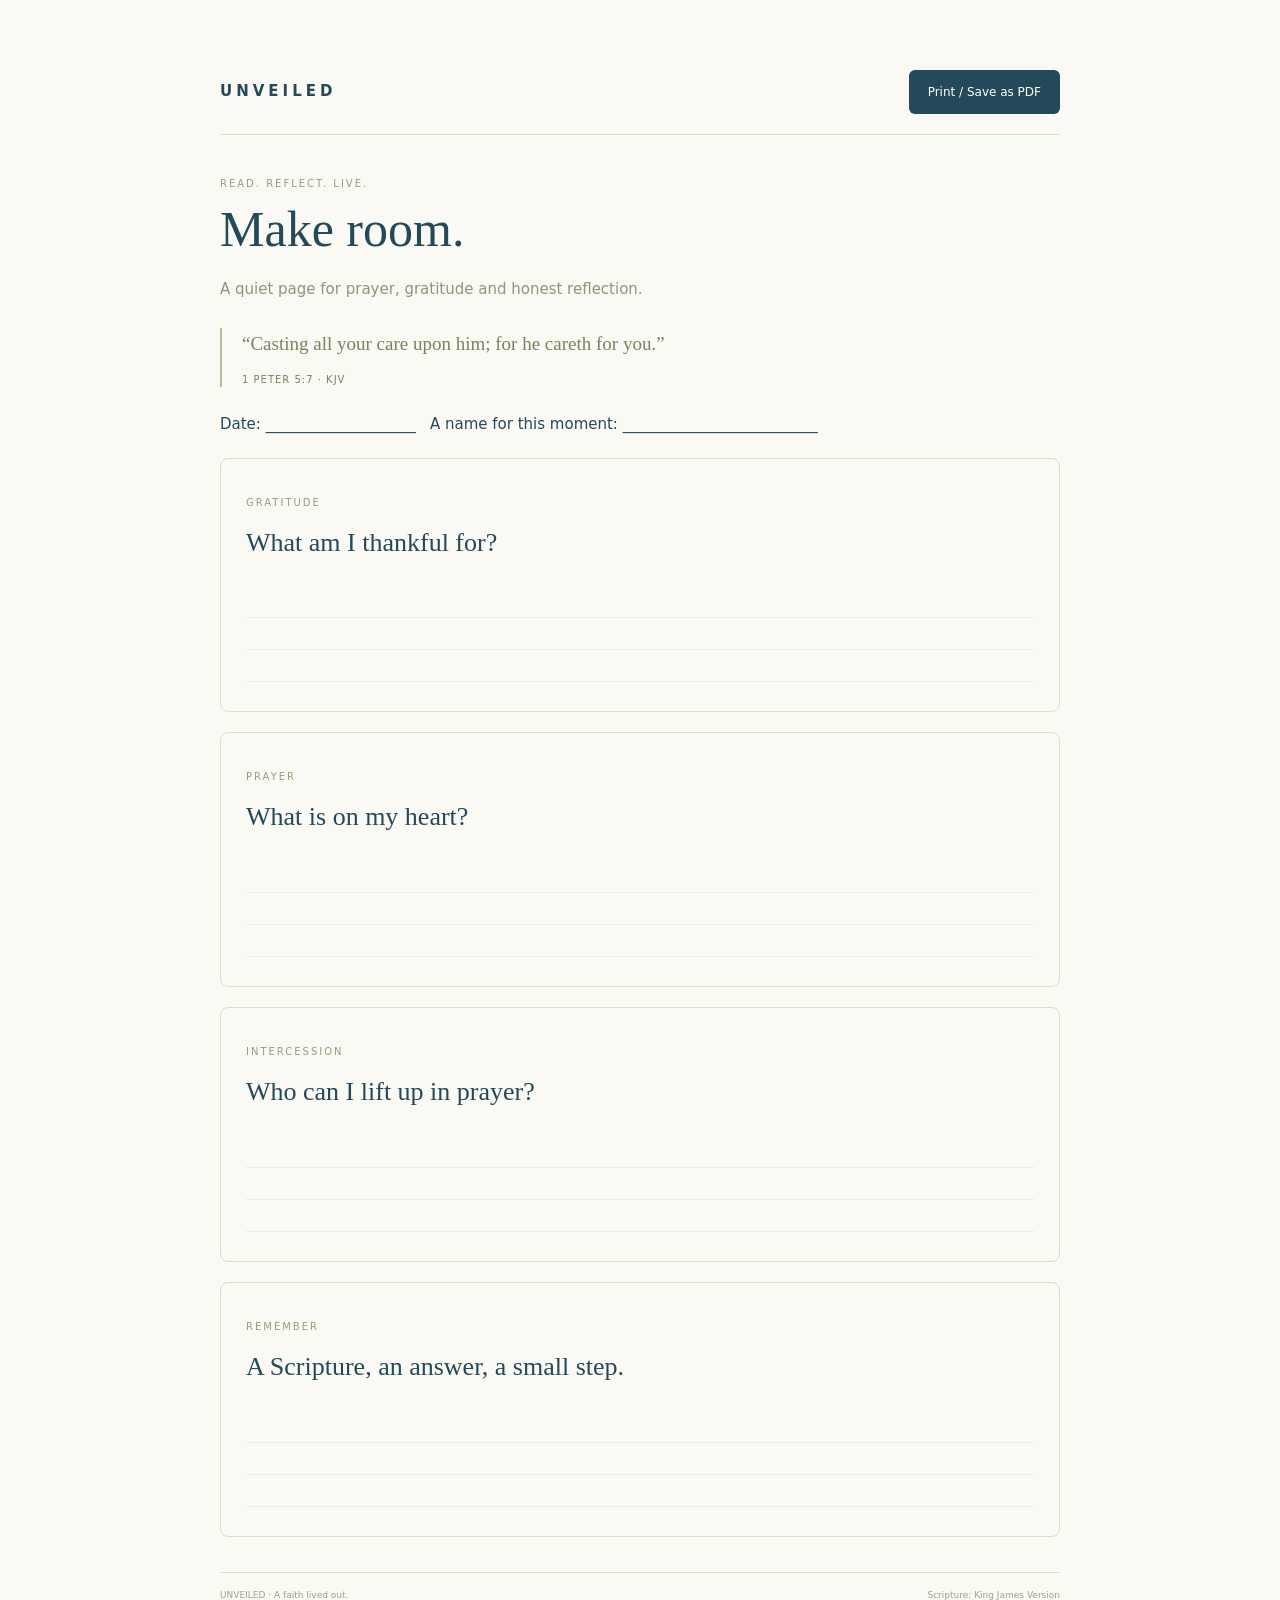
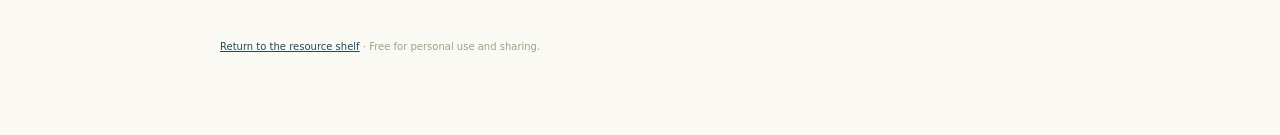
<file: resources/prayer-journal.html>
<!doctype html><html lang="en"><head><meta charset="utf-8"><meta name="viewport" content="width=device-width,initial-scale=1"><title>Make room. · Unveiled</title><style>*{box-sizing:border-box}body{max-width:900px;margin:40px auto;padding:30px;color:#244959;background:#faf9f4;font:15px/1.7 system-ui,sans-serif}header{display:flex;justify-content:space-between;align-items:center;border-bottom:1px solid #d9e0d0;padding-bottom:20px;margin-bottom:40px}.logo{font-size:15px;letter-spacing:4px;font-weight:600}a,button{color:#244959}button{background:#244959;color:white;border:0;padding:12px 19px;border-radius:6px;cursor:pointer;font:inherit;font-size:12px}h1,h2,h3{font-family:Georgia,serif;font-weight:400}h1{font-size:50px;line-height:1.1;margin:10px 0 20px}h2{font-size:26px;margin-top:32px}h3{font-size:22px}.label{font-size:10px;letter-spacing:2px;color:#92a07b}.intro{max-width:650px;color:#8b987c}.verse{font:19px/1.7 Georgia,serif;border-left:2px solid #b8bd93;padding-left:20px;color:#74865f;margin:25px 0}.verse small{display:block;font:10px/1.5 system-ui;letter-spacing:1px;margin-top:12px}.box{padding:25px;border:1px solid #d9e0d0;border-radius:8px;margin:20px 0;break-inside:avoid}.box h2{margin-top:0}.lines{height:100px;background:repeating-linear-gradient(transparent,transparent 31px,#dce2d1 32px)}.lines.tall{height:150px}.cards{display:grid;grid-template-columns:1fr 1fr;gap:18px}.card{padding:24px;border:1px dashed #bcc8ab;min-height:210px;break-inside:avoid}.card p{font:20px/1.5 Georgia,serif}.card small{font-size:9px;letter-spacing:1.5px;color:#9aa782}.note{font-size:10px;color:#99a587;margin-top:35px}.footer{display:flex;justify-content:space-between;gap:20px;border-top:1px solid #d9e0d0;padding-top:15px;margin-top:35px;font-size:9px;color:#99a587}@page{size:A4;margin:16mm}@media print{body{padding:0;margin:0;background:white;max-width:none;color:#203e46;font-size:11px}.no-print{display:none!important}header{margin-bottom:20px}h1{font-size:37px}h2{font-size:21px}.box{padding:15px}.verse{font-size:15px}.card{min-height:200px}.card p{font-size:18px}.note{font-size:8px}.lines{height:92px}.lines.tall{height:124px}}@media(max-width:600px){body{margin:15px;padding:15px}h1{font-size:40px}.cards{grid-template-columns:1fr}header{gap:20px}}</style></head><body><header><span class="logo">UNVEILED</span><button class="no-print" onclick="window.print()">Print / Save as PDF</button></header><p class="label">READ. REFLECT. LIVE.</p><h1>Make room.</h1><p class="intro">A quiet page for prayer, gratitude and honest reflection.</p><blockquote class="verse">“Casting all your care upon him; for he careth for you.”<small>1 PETER 5:7 · KJV</small></blockquote><p>Date: ____________________ &nbsp; A name for this moment: __________________________</p><section class="box"><p class="label">GRATITUDE</p><h2>What am I thankful for?</h2><div class="lines"></div></section><section class="box"><p class="label">PRAYER</p><h2>What is on my heart?</h2><div class="lines"></div></section><section class="box"><p class="label">INTERCESSION</p><h2>Who can I lift up in prayer?</h2><div class="lines"></div></section><section class="box"><p class="label">REMEMBER</p><h2>A Scripture, an answer, a small step.</h2><div class="lines"></div></section><footer class="footer"><span>UNVEILED · A faith lived out.</span><span>Scripture: King James Version</span></footer><p class="no-print note"><a href="../#shop">Return to the resource shelf</a> · Free for personal use and sharing.</p></body></html>
</file>
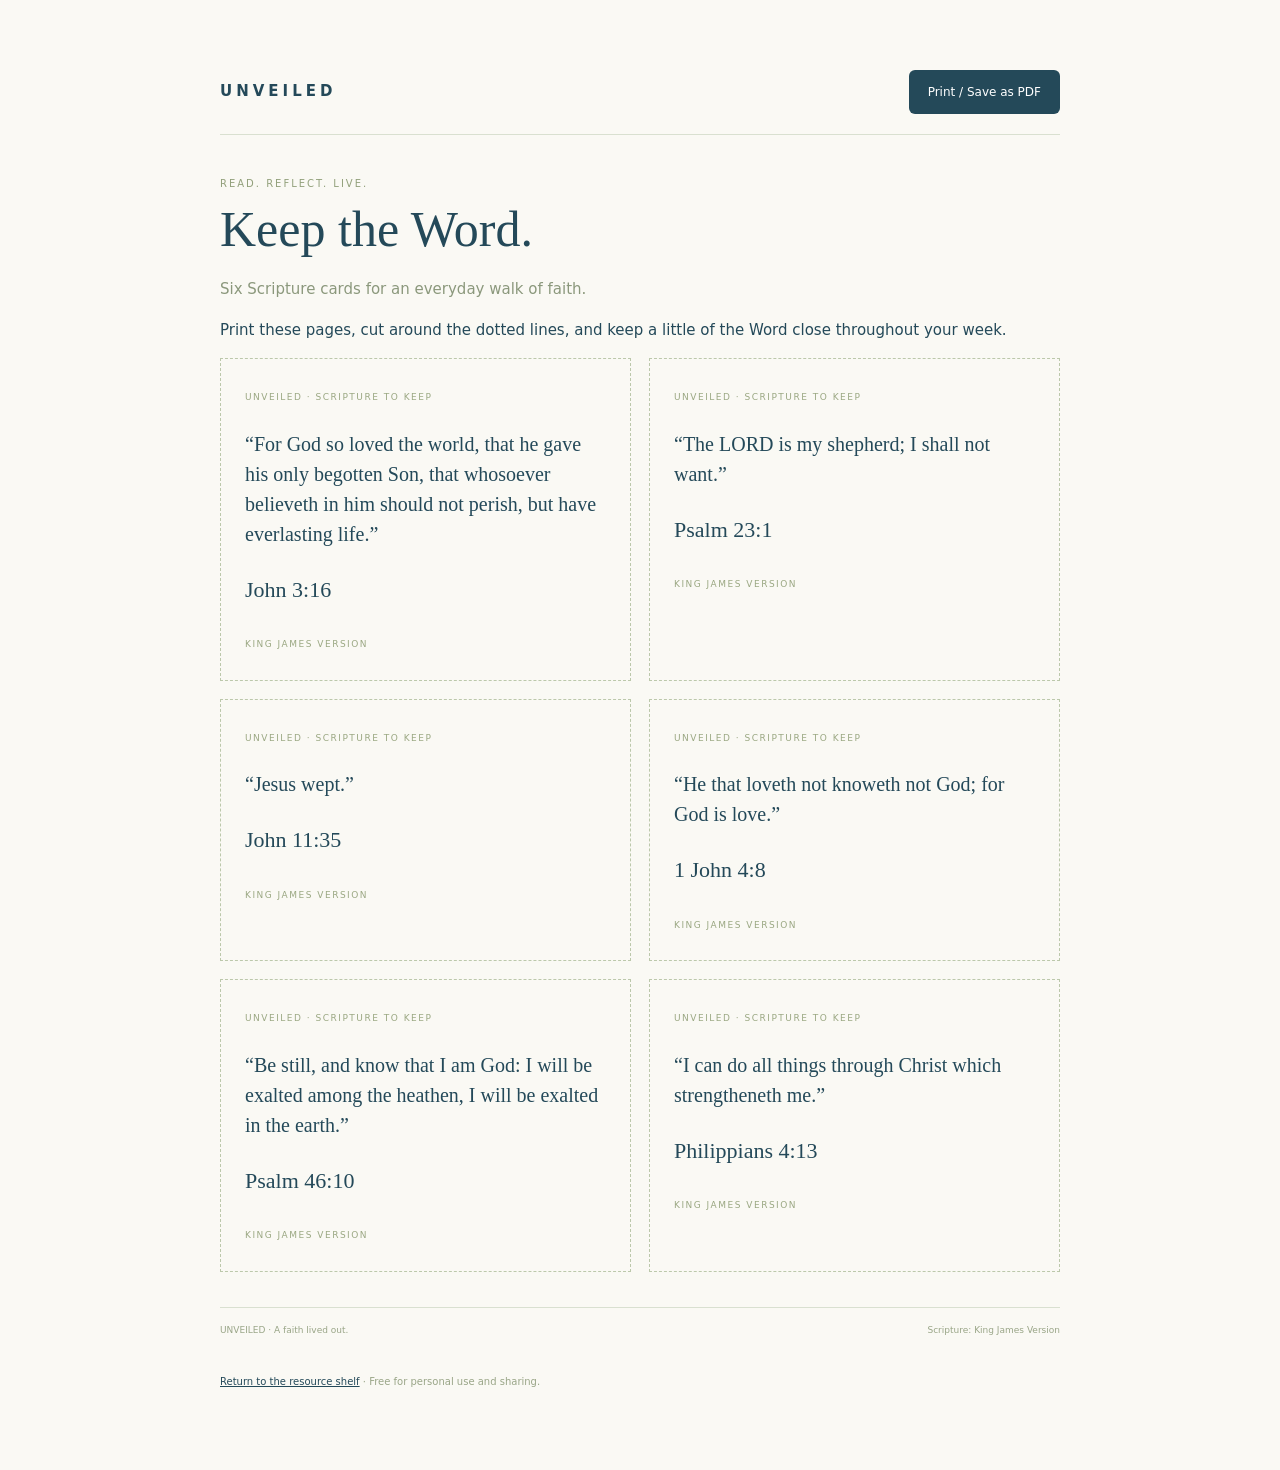
<file: resources/scripture-cards.html>
<!doctype html><html lang="en"><head><meta charset="utf-8"><meta name="viewport" content="width=device-width,initial-scale=1"><title>Keep the Word. · Unveiled</title><style>*{box-sizing:border-box}body{max-width:900px;margin:40px auto;padding:30px;color:#244959;background:#faf9f4;font:15px/1.7 system-ui,sans-serif}header{display:flex;justify-content:space-between;align-items:center;border-bottom:1px solid #d9e0d0;padding-bottom:20px;margin-bottom:40px}.logo{font-size:15px;letter-spacing:4px;font-weight:600}a,button{color:#244959}button{background:#244959;color:white;border:0;padding:12px 19px;border-radius:6px;cursor:pointer;font:inherit;font-size:12px}h1,h2,h3{font-family:Georgia,serif;font-weight:400}h1{font-size:50px;line-height:1.1;margin:10px 0 20px}h2{font-size:26px;margin-top:32px}h3{font-size:22px}.label{font-size:10px;letter-spacing:2px;color:#92a07b}.intro{max-width:650px;color:#8b987c}.verse{font:19px/1.7 Georgia,serif;border-left:2px solid #b8bd93;padding-left:20px;color:#74865f;margin:25px 0}.verse small{display:block;font:10px/1.5 system-ui;letter-spacing:1px;margin-top:12px}.box{padding:25px;border:1px solid #d9e0d0;border-radius:8px;margin:20px 0;break-inside:avoid}.box h2{margin-top:0}.lines{height:100px;background:repeating-linear-gradient(transparent,transparent 31px,#dce2d1 32px)}.lines.tall{height:150px}.cards{display:grid;grid-template-columns:1fr 1fr;gap:18px}.card{padding:24px;border:1px dashed #bcc8ab;min-height:210px;break-inside:avoid}.card p{font:20px/1.5 Georgia,serif}.card small{font-size:9px;letter-spacing:1.5px;color:#9aa782}.note{font-size:10px;color:#99a587;margin-top:35px}.footer{display:flex;justify-content:space-between;gap:20px;border-top:1px solid #d9e0d0;padding-top:15px;margin-top:35px;font-size:9px;color:#99a587}@page{size:A4;margin:16mm}@media print{body{padding:0;margin:0;background:white;max-width:none;color:#203e46;font-size:11px}.no-print{display:none!important}header{margin-bottom:20px}h1{font-size:37px}h2{font-size:21px}.box{padding:15px}.verse{font-size:15px}.card{min-height:200px}.card p{font-size:18px}.note{font-size:8px}.lines{height:92px}.lines.tall{height:124px}}@media(max-width:600px){body{margin:15px;padding:15px}h1{font-size:40px}.cards{grid-template-columns:1fr}header{gap:20px}}</style></head><body><header><span class="logo">UNVEILED</span><button class="no-print" onclick="window.print()">Print / Save as PDF</button></header><p class="label">READ. REFLECT. LIVE.</p><h1>Keep the Word.</h1><p class="intro">Six Scripture cards for an everyday walk of faith.</p><p>Print these pages, cut around the dotted lines, and keep a little of the Word close throughout your week.</p><div class="cards"><article class="card"><small>UNVEILED · SCRIPTURE TO KEEP</small><p>“For God so loved the world, that he gave his only begotten Son, that whosoever believeth in him should not perish, but have everlasting life.”</p><h3>John 3:16</h3><small>KING JAMES VERSION</small></article><article class="card"><small>UNVEILED · SCRIPTURE TO KEEP</small><p>“The LORD is my shepherd; I shall not want.”</p><h3>Psalm 23:1</h3><small>KING JAMES VERSION</small></article><article class="card"><small>UNVEILED · SCRIPTURE TO KEEP</small><p>“Jesus wept.”</p><h3>John 11:35</h3><small>KING JAMES VERSION</small></article><article class="card"><small>UNVEILED · SCRIPTURE TO KEEP</small><p>“He that loveth not knoweth not God; for God is love.”</p><h3>1 John 4:8</h3><small>KING JAMES VERSION</small></article><article class="card"><small>UNVEILED · SCRIPTURE TO KEEP</small><p>“Be still, and know that I am God: I will be exalted among the heathen, I will be exalted in the earth.”</p><h3>Psalm 46:10</h3><small>KING JAMES VERSION</small></article><article class="card"><small>UNVEILED · SCRIPTURE TO KEEP</small><p>“I can do all things through Christ which strengtheneth me.”</p><h3>Philippians 4:13</h3><small>KING JAMES VERSION</small></article></div><footer class="footer"><span>UNVEILED · A faith lived out.</span><span>Scripture: King James Version</span></footer><p class="no-print note"><a href="../#shop">Return to the resource shelf</a> · Free for personal use and sharing.</p></body></html>
</file>
<file: styles.css>
:root{--ink:#243e47;--blue:#234d61;--sage:#748a72;--gold:#b09160;--muted:#7b8577;--line:#e3e7dc;--canvas:#faf9f6;--white:#fffefb;--sans:Inter,-apple-system,BlinkMacSystemFont,"Segoe UI",sans-serif;--serif:Georgia,"Times New Roman",serif;font-family:var(--sans);color:var(--ink);font-synthesis:none}*{box-sizing:border-box}body{margin:0;background:var(--canvas);font-size:14px;-webkit-font-smoothing:antialiased}button,input,textarea,select{font:inherit;color:inherit}button{cursor:pointer;border:0}button:disabled{opacity:.4;cursor:default}a{color:var(--blue)}a,button{-webkit-tap-highlight-color:transparent}button:focus-visible,a:focus-visible,input:focus-visible,textarea:focus-visible,select:focus-visible,[tabindex]:focus-visible{outline:3px solid #ba9f68;outline-offset:4px}h1,h2,h3,p,figure{margin:0}h1,h2,h3{font-weight:400}h1,h2,h3{font-family:var(--serif)}h1{font-size:48px;line-height:1.17;letter-spacing:-1.8px}h2{font-size:29px;line-height:1.25;letter-spacing:-.7px}h3{font-size:24px;line-height:1.3;letter-spacing:-.3px}p{line-height:1.75}em{color:var(--sage);font-weight:400}strong{font-weight:600}input,select,textarea{border:1px solid #d9dfd1;background:var(--white);border-radius:8px;padding:11px 12px;max-width:100%}select{cursor:pointer}textarea{resize:vertical;line-height:1.7}input::placeholder,textarea::placeholder{color:#99a18e}.icon{width:21px;height:21px;vertical-align:middle;flex-shrink:0}.flipped{transform:rotate(180deg)}.sr-only{position:absolute;width:1px;height:1px;padding:0;margin:-1px;overflow:hidden;clip:rect(0,0,0,0);white-space:nowrap;border:0}.skip-link{position:fixed;top:-70px;left:20px;z-index:30;padding:12px;background:var(--blue);color:white}.skip-link:focus{top:10px}.eyebrow,.small-label{font-size:9px;font-weight:600;letter-spacing:1.65px;line-height:1.7}.eyebrow{color:var(--sage);margin-bottom:12px}.small-label{color:#89957f}.muted{font-size:12px;color:var(--muted);line-height:1.7}.fine-print{font-size:11px;color:#8a977b;line-height:1.8}.button{display:inline-flex;align-items:center;justify-content:center;gap:11px;padding:13px 18px;border:1px solid var(--blue);border-radius:7px;background:var(--blue);color:white;text-decoration:none;font-size:12px;line-height:1.6;font-weight:500;transition:background .18s,transform .18s}.button:hover{background:#183e52;transform:translateY(-1px)}.button .icon{width:17px;height:17px}.button.outline{color:var(--blue);background:transparent;border-color:#cbd6c5}.button.outline:hover{background:#edf1e7}.button.text{background:none;border-color:transparent;color:var(--ink);padding-right:0}.button.text:hover{color:var(--sage)}.button.small{padding:8px 14px}.button.full,.full{width:100%}.button.light-button{background:#fffdf2;border-color:#fffdf2;color:var(--blue)}.round-button,.icon-button{display:inline-flex;align-items:center;justify-content:center;flex-shrink:0;background:none;transition:background .2s}.round-button{width:40px;height:40px;border:1px solid #d4ddcc;border-radius:50%}.round-button:hover:not(:disabled),.icon-button:hover{background:#edf1e7}.icon-button{width:36px;height:36px;border-radius:6px;font-size:23px}.icon-button .icon{width:18px;height:18px}.plain-link{display:inline-flex;align-items:center;gap:7px;background:none;padding:0;color:var(--blue);font-size:12px;line-height:1.6;text-decoration:none}.plain-link:hover{text-decoration:underline}.plain-link .icon{width:14px;height:14px}.pill{display:inline-flex;align-items:center;gap:8px;background:#edf0e6;border:1px solid #e0e6d6;border-radius:40px;padding:8px 12px;font-size:9px;font-weight:500;letter-spacing:.8px;color:#7b8b6c;line-height:1.6}.pill .icon{width:14px;height:14px}.pill.light{color:#f9f7e8;background:#ffffff14;border-color:#ffffff66;font-size:8px;letter-spacing:1.5px}.tile-icon{display:inline-flex;align-items:center;justify-content:center;width:43px;height:43px;border-radius:10px;background:#e0ebe7;color:var(--blue)}.tile-icon .icon{width:23px;height:23px}.tile-icon.sage{background:#e8eddd;color:#7d9166}.tile-icon.sand{background:#f1e8d5;color:#a38d5b}.section-heading{display:flex;justify-content:space-between;align-items:flex-end;gap:20px;margin:34px 0 21px}.section-heading .eyebrow{margin-bottom:6px}.page-heading{display:flex;justify-content:space-between;align-items:center;gap:22px;margin:3px 0 31px}.page-heading>div>p:last-child:not(.eyebrow){font-size:14px;color:var(--muted);margin-top:13px}.page-heading>.pill{align-self:flex-start;margin-top:10px}.small-button{display:inline-flex;align-items:center;gap:6px;border:1px solid #dfe6d4;border-radius:6px;padding:8px 10px;background:#f0f3e8;font-size:11px;line-height:1.5}.small-button .icon{width:14px;height:14px}.small-button.selected{background:#e0ead6;color:#6b8557}
/* Frame */
.sidebar{position:fixed;inset:0 auto 0 0;width:242px;display:flex;flex-direction:column;padding:36px 20px 18px;background:#f5f5ef;border-right:1px solid var(--line);z-index:12}.wordmark{display:flex;align-items:center;gap:12px;color:var(--blue);text-decoration:none;padding:0 10px 36px}.wordmark>span{font-size:21px;font-weight:650;letter-spacing:2.3px}.wordmark small{display:block;font-size:6.5px;letter-spacing:1.7px;color:#86917e;margin-top:6px;font-weight:500}.nav-label{font-size:8px;letter-spacing:1.6px;color:#9ba38f;margin:3px 13px 14px}.sidebar nav{display:grid;gap:5px}.nav-item{display:flex;align-items:center;gap:13px;color:#72816f;text-decoration:none;padding:12px 13px;border-radius:7px;font-size:12px;min-height:44px;transition:background .18s}.nav-item>.icon{width:19px;height:19px;opacity:.8}.nav-item:hover{background:#e8eee2}.nav-item.active{background:#dfe9e0;color:var(--blue);font-weight:600}.nav-count{font-size:8px;font-weight:400;margin-left:auto;color:#8c9c7d}.sidebar-bottom{margin-top:auto;padding-top:24px}.sidebar-verse{margin:0 8px;padding:24px 15px;border-top:1px solid #dfe5d6}.tiny-star{font-size:24px;color:#a79567}.sidebar-verse p{font:19px/1.5 var(--serif);color:#7f8e70;margin:10px 0 13px}.sidebar-verse .plain-link{font-size:9px;color:#91a080}.your-space{display:flex;align-items:center;gap:10px;width:100%;padding:12px 10px;background:#eef0e6;border:1px solid #dfe5d4;border-radius:8px;text-align:left;color:#809471}.your-space>span{font-size:10px;line-height:1.6}.your-space small{display:block;font-size:8px;color:#9ca88c}.your-space>.icon:first-child{width:16px;height:16px}.your-space>.icon:last-child{width:12px;margin-left:auto}.site-frame{margin-left:242px}.topbar{height:86px;display:flex;justify-content:space-between;align-items:center;padding:0 45px;border-bottom:1px solid var(--line)}.topbar-left,.topbar-right{display:flex;align-items:center;gap:20px}.breadcrumb{font-size:10px;color:#98a18e}.breadcrumb>span{margin:0 13px;color:#c3ccba}.breadcrumb strong{font-weight:400;color:#6f7e68}.topbar-search{display:flex;align-items:center;gap:9px;background:none;color:#89977f;font-size:10px}.topbar-search .icon{width:16px;height:16px}.topbar-search kbd{font-size:9px;border:1px solid #dfe5d6;border-radius:4px;padding:2px 5px;margin-left:12px;background:#f0f2e8;color:#9ba58c}.language-button{display:flex;align-items:center;gap:7px;background:none;color:#849578;font-size:9px;letter-spacing:.4px}.language-button .icon{width:14px;height:14px}.avatar-button{position:relative;width:31px;height:31px;border-radius:50%;background:#e5ebda;color:#7a8f66;font:15px var(--serif)}.avatar-button>span{position:absolute;width:7px;height:7px;background:#8da276;border:2px solid var(--canvas);border-radius:50%;bottom:-1px;right:0}.mobile-menu{display:none}#main{padding:34px 45px 40px;max-width:1570px;margin:auto;outline:none;min-height:calc(100vh - 165px)}.site-footer{display:flex;justify-content:space-between;align-items:center;gap:20px;border-top:1px solid var(--line);padding:21px 45px;color:#98a38a;font-size:9px;letter-spacing:.3px}.site-footer i{font-style:normal;padding:0 9px}.site-footer .plain-link{font-size:9px;color:#8e9d7e}.nav-scrim{position:fixed;inset:0;background:#15333f77;z-index:11}
/* Discover */
.home-welcome{display:flex;justify-content:space-between;align-items:center;margin-bottom:20px}.home-welcome .eyebrow{font-size:8px;margin:0}.today{font-size:9px;color:#96a084}.home-hero{position:relative;display:grid;grid-template-columns:1.25fr 1fr;min-height:415px;padding:43px 35px 33px 40px;border:1px solid #e0e6d6;border-radius:17px;background:radial-gradient(ellipse at 84% 44%,#e0e8d8,transparent 48%),linear-gradient(105deg,#f3f4e9,#eff3e7);overflow:hidden}.hero-copy{position:relative;z-index:1}.hero-kicker{display:flex;align-items:center;gap:8px;font-size:7px;font-weight:500;letter-spacing:1.4px;color:#829775;margin:5px 0 23px}.hero-kicker>span{width:5px;height:5px;flex-shrink:0;border-radius:50%;background:#8da477}.hero-copy h1{font-size:clamp(39px,4vw,58px);line-height:1.13;letter-spacing:-2.3px;color:#284b53}.hero-copy>p{font-size:14px;color:#7b896d;line-height:1.85;margin-top:21px}.hero-actions{display:flex;align-items:center;gap:10px;margin-top:25px}.hero-actions .button{font-size:11px;padding:13px 14px;gap:9px}.hero-actions .button.text{font-size:10px;padding-left:10px}.hero-small{display:flex;align-items:center;gap:8px;margin-top:23px;font-size:9px;line-height:1.7;color:#9baa8b}.hero-small>span{font-size:18px;color:#a6b293}.hero-book-scene{position:relative;min-height:320px;display:grid;place-items:center;background:none;isolation:isolate}.book-orbit{position:absolute;width:320px;height:320px;border:1px solid #c7d4b76b;border-radius:50%;top:0;left:50%;transform:translateX(-45%);z-index:-1}.orbit-two{width:380px;height:380px;top:-30px;opacity:.5}.book-spark{position:absolute;color:#b89f61;font-size:30px}.s-one{right:0;top:35px}.s-two{bottom:52px;left:15px;font-size:18px;color:#a4b58b}.hero-book{position:relative;display:block;width:172px;height:257px;background:linear-gradient(118deg,#36667b,#224c61 60%,#183e53);border-radius:4px 9px 9px 4px;box-shadow:inset 4px 0 3px #11354680,inset -2px 0 3px #ffffff20,12px 20px 24px #324d3e2b;transform:perspective(900px) rotateY(-12deg) rotateZ(10deg);transition:transform .35s}.hero-book-scene:hover .hero-book{transform:perspective(900px) rotateY(-6deg) rotateZ(6deg) translateY(-6px)}.hero-book:before{content:"";position:absolute;inset:7px -10px 2px auto;width:15px;border:1px solid #d7d4c1;border-radius:0 5px 5px 0;background:repeating-linear-gradient(0deg,#e3e0d1 0,#e3e0d1 1px,#f9f7e9 1px,#f9f7e9 3px);z-index:-1;transform:skewY(-12deg)}.hero-book:after{content:"";position:absolute;left:9px;top:0;bottom:0;width:3px;background:#16394e45;border-left:1px solid #a2b7a630}.cover-frame{position:absolute;inset:15px 13px 15px 20px;border:1px solid #c0ad7855;display:flex;flex-direction:column;align-items:center;text-align:center;color:#d8c79c;padding:20px 5px 12px}.cover-mark{font-size:26px;margin-bottom:14px}.cover-title{font:26px/1.05 var(--serif);letter-spacing:2px}.cover-rule{height:1px;width:24px;background:#bda570;margin:16px 0 10px}.cover-note{font-size:5px;letter-spacing:1.5px}.cover-brand{margin-top:auto;font-size:6px;letter-spacing:2px}.book-caption{position:absolute;bottom:-3px;font-size:6px;letter-spacing:2px;color:#a7b28f}.daily-strip{display:flex;align-items:center;gap:24px;padding:24px 0;border-bottom:1px solid var(--line);margin-top:6px}.daily-label{display:flex;align-items:center;gap:12px;min-width:140px;flex-shrink:0}.daily-label>.icon{width:22px;color:#b5a16d}.daily-label>span{font-size:8px;font-weight:600;letter-spacing:1.3px;color:#8b9b78}.daily-label small{display:block;margin-top:6px;font-size:9px;font-weight:400;letter-spacing:0;color:#a3ae93}.daily-strip>p{font:17px/1.6 var(--serif);color:#6b7c60;max-width:740px}.daily-strip>.round-button{margin-left:auto;width:31px;height:31px}.daily-strip>.round-button .icon{width:14px}.rhythm-grid{display:grid;grid-template-columns:repeat(3,minmax(0,1fr));gap:16px}.rhythm-card{display:flex;flex-direction:column;align-items:flex-start;text-align:left;background:var(--white);border:1px solid var(--line);border-radius:11px;padding:24px;transition:transform .2s,border-color .2s}.rhythm-card:hover{transform:translateY(-3px);border-color:#b5c6a7}.rhythm-card>.tile-icon{width:38px;height:38px;border-radius:8px;margin-bottom:21px}.rhythm-card>.tile-icon .icon{width:20px;height:20px}.rhythm-card>.small-label{font-size:8px;letter-spacing:1.3px;margin-bottom:8px}.rhythm-card h3{font-size:24px;max-width:250px;margin-bottom:12px}.rhythm-card p{font-size:12px;color:#849277;margin-bottom:22px}.card-bottom{display:flex;align-items:center;justify-content:space-between;gap:10px;width:100%;margin-top:auto;font-size:10px;color:#7a906a}.card-bottom>.icon{width:15px}.home-bottom-grid{display:grid;grid-template-columns:1.15fr 1fr;gap:20px;margin-top:28px}.music-banner{position:relative;min-height:300px;border-radius:11px;overflow:hidden;text-align:left;color:white;background:#1c3034}.music-banner>img{position:absolute;inset:0;width:100%;height:100%;object-fit:cover;object-position:50% 35%;transition:transform .4s}.music-banner:hover img{transform:scale(1.035)}.music-shade{position:absolute;inset:0;background:linear-gradient(90deg,#0e222de8,#11252e7d 55%,#0b222c0a)}.music-copy{position:relative;z-index:1;display:block;padding:30px}.music-copy>.pill{font-size:7px;padding:5px 9px}.music-copy h2{font-size:42px;line-height:1.08;color:#faf8ef;margin:21px 0 23px}.music-copy>span:last-child{display:flex;align-items:center;gap:15px;font-size:10px;color:#d3ded2}.music-copy>span:last-child .icon{width:15px}.music-circle{position:absolute;right:25px;bottom:26px;width:39px;height:39px;border:1px solid #ffffff66;border-radius:50%;display:grid;place-items:center}.music-circle .icon{width:18px}.outreach-banner{position:relative;border:1px solid #dfe5d3;border-radius:11px;padding:29px;background:#f0f3e5;overflow:hidden}.outreach-banner>.small-label{font-size:8px;letter-spacing:1.5px;color:#91a27d}.outreach-banner>h2{font-size:36px;color:#627c54;margin:23px 0 14px}.outreach-banner>p{font-size:12px;color:#889b73;max-width:260px;margin-bottom:21px}.outreach-banner>.button{font-size:10px;padding:11px 13px;color:#718b61;border-color:#c2d1b3;gap:20px}.outreach-art{position:absolute;right:25px;top:42px;transform:rotate(-15deg);color:#aebf9b}.outreach-art>.icon{width:64px;height:64px;stroke-width:.7}.personal-strip{display:flex;justify-content:space-between;align-items:center;gap:20px;padding:27px 0 3px}.personal-strip>div:first-child{display:flex;align-items:center;gap:10px}.personal-strip>div:first-child>.icon{width:17px;color:#97a981}.personal-strip>div:first-child>span{font-size:11px;color:#879d73}.personal-strip small{display:block;font-size:9px;margin-top:5px;color:#a7b297;line-height:1.7}.personal-counts{display:flex;gap:24px;text-align:center;font-size:8px;color:#9daa8c}.personal-counts strong{display:block;font:23px var(--serif);color:#859c70;margin-bottom:5px}
/* Reader */
.loading-panel{display:grid;place-items:center;min-height:290px;gap:15px;text-align:center;border:1px solid var(--line);border-radius:12px;background:#f2f3e9;padding:25px;color:#8b9c77}.reader-toolbar{display:flex;align-items:center;justify-content:space-between;gap:15px;border:1px solid var(--line);border-radius:10px;padding:14px 17px;background:var(--white)}.passage-select{display:flex;gap:13px}.passage-select label{display:flex;align-items:center;gap:8px;font-size:10px;color:#8b9b7a}.reader-toolbar select{padding:9px 24px 9px 10px;background:#f7f8f0;border-color:#e1e7d7;font-size:12px}.passage-select label:first-child select{max-width:180px}.reader-actions{display:flex;gap:4px;align-items:center}.reader-actions>select{max-width:210px;margin-right:7px}.book-heading{display:flex;justify-content:space-between;gap:20px;padding:20px 5px 14px}.book-heading .small-label{font-size:9px;letter-spacing:1.2px}.book-spread{display:grid;grid-template-columns:repeat(2,minmax(0,1fr));border-radius:6px;box-shadow:0 20px 35px #4e4d3510,0 2px 4px #3a493d0d;perspective:1800px;touch-action:pan-y;--reader-size:18px;--reader-font:Georgia,serif}.paper-page{position:relative;min-height:600px;padding:29px 35px 54px;background:linear-gradient(90deg,#fffdf4,#fffdf5 90%,#eeeade);border:1px solid #e3dfd0;border-radius:5px 0 0 5px;color:#4d5146;transform-origin:right center;backface-visibility:hidden}.paper-page:nth-child(2){border-left-color:#d7d0bd;border-radius:0 5px 5px 0;background:linear-gradient(90deg,#ede9dd,#fffdf4 8%,#fffdf5);transform-origin:left center}.paper-running{display:flex;justify-content:space-between;gap:15px;border-bottom:1px solid #e4dfcf;padding-bottom:13px;margin-bottom:25px;font-size:9px;letter-spacing:1.5px;text-transform:uppercase;color:#96977f}.chapter-heading{text-align:center;margin:2px 0 22px}.chapter-heading>span:first-child{font-size:8px;letter-spacing:2px;color:#a29e85}.chapter-heading h2{font-size:34px;color:#59614e;margin:6px 0 10px}.chapter-line{display:block;width:27px;height:1px;background:#c9bf9c;margin:auto}.verse-text{font-family:var(--reader-font);font-size:var(--reader-size);line-height:1.85}.verse-line{position:relative;display:block;width:100%;text-align:left;background:none;border:0;padding:2px 0;border-radius:3px;font:inherit;line-height:inherit;color:inherit}.verse-line sup{font:9px var(--sans);color:#a7a180;margin-right:7px;vertical-align:super}.verse-line>span{box-decoration-break:clone;-webkit-box-decoration-break:clone;padding:0 1px}.verse-line:hover{background:#939c6a0c}.verse-selected{outline:1px dashed #a9ac8d;outline-offset:5px}.verse-line.is-bookmarked:before{content:'•';position:absolute;left:-15px;color:#a58e54;font-size:17px}.highlight-gold{background:#ece0a3}.highlight-green{background:#d5e4bb}.highlight-blue{background:#d0e3e9}.highlight-pink{background:#efd1cd}.page-number{position:absolute;bottom:21px;left:0;right:0;text-align:center;font:11px var(--serif);color:#aaa58d}.quiet-page{display:flex;flex-direction:column;align-items:center;justify-content:center;text-align:center;gap:25px}.quiet-page p{font:italic 29px/1.6 var(--serif);color:#a2ae92}.quiet-page>span:last-child{font-size:30px;color:#b0a27a}.book-spread[data-theme=sepia] .paper-page{background:#f2e5c8;color:#554532;border-color:#d7c8a8}.book-spread[data-theme=night] .paper-page{background:#213239;color:#d6dccd;border-color:#3c4c4b}.book-spread[data-theme=night] .paper-running{border-color:#4c5c55;color:#a0ac95}.book-spread[data-theme=night] h2{color:#c4cbb1}.book-spread[data-theme=night] .highlight{color:#263d39}.turn-next .paper-page:last-child{animation:turnForward .35s ease-in-out}.turn-prev .paper-page:first-child{animation:turnBackward .35s ease-in-out}@keyframes turnForward{0%{transform:rotateY(0)}80%{transform:rotateY(-70deg);opacity:.4}100%{transform:rotateY(-90deg);opacity:.25}}@keyframes turnBackward{0%{transform:rotateY(0)}80%{transform:rotateY(70deg);opacity:.4}100%{transform:rotateY(90deg);opacity:.25}}.reader-tip{text-align:center;font-size:11px;color:#8c9c7b;padding:18px 8px 6px}.verse-selection{display:flex;justify-content:center;align-items:center;gap:13px;flex-wrap:wrap;border:1px solid #dfe6d3;border-radius:9px;padding:12px;margin-top:17px;background:#eff3e7}.verse-selection>span{font:15px var(--serif)}.highlight-colours{display:flex;gap:5px}.colour-dot{width:23px;height:23px;border:2px solid #ffffffaa;border-radius:50%;box-shadow:0 0 0 1px #9f9e7920}.colour-dot.gold{background:#dfce82}.colour-dot.green{background:#c1d79c}.colour-dot.blue{background:#a9c8d4}.colour-dot.pink{background:#dfb2ac}.colour-dot.clear{background:#faf9f1;font-size:15px;color:#979a83}.page-controls{display:flex;align-items:center;justify-content:center;gap:25px;margin:21px 0 18px}.page-controls>span{min-width:100px;text-align:center;font-size:11px;color:#8a9b77}.reader-source{text-align:center;font-size:10px}.reader-source .plain-link{font-size:10px}.settings-form{display:grid;gap:25px;margin:25px 0}.settings-form label{display:flex;align-items:center;justify-content:space-between;flex-wrap:wrap;gap:12px;font-size:12px}.settings-form select{width:100%}.settings-form input[type=range]{width:100%;padding:0;border:0;accent-color:var(--blue)}.settings-form output{font-size:11px;color:var(--sage)}.saved-verses{display:grid;gap:14px}.saved-verse{display:flex;align-items:flex-start;gap:10px;border-bottom:1px solid var(--line);padding-bottom:15px}.saved-verse>button:first-child{display:flex;flex:1;align-items:flex-start;flex-direction:column;gap:8px;text-align:left;background:none}.saved-verse strong{font:22px var(--serif)}.saved-verse>button:first-child>span:last-child{font:16px/1.7 var(--serif);color:#839575}.search-input{display:flex;align-items:center;gap:9px;border:1px solid var(--line);border-radius:9px;padding:5px 5px 5px 13px}.search-input input{min-width:0;width:100%;border:0;background:none;padding-left:0;font-size:13px}.search-input>.icon{width:18px;color:#9aaf88}.search-form .fine-print{margin-top:10px}.search-results{display:grid;gap:8px;max-height:55vh;overflow:auto;margin-top:20px}.search-result{position:relative;display:grid;gap:7px;text-align:left;background:#f3f5eb;border-radius:8px;padding:17px 38px 17px 17px}.search-result strong{font-size:12px}.search-result>span{font:16px/1.6 var(--serif);color:#7e916f}.search-result>.icon{position:absolute;right:14px;top:17px;width:15px}.copy-verse{width:100%;min-height:140px;font:19px/1.7 var(--serif)}
/* Prayer & outreach */
.privacy-ribbon{display:flex;align-items:center;gap:10px;border:1px solid #dfe7d5;background:#eef3e5;border-radius:9px;padding:14px 17px;font-size:11px;color:#7d956b;margin-bottom:27px}.privacy-ribbon>.icon{width:16px;height:16px}.privacy-ribbon>.plain-link{margin-left:auto;font-size:10px}.journal-layout{display:grid;grid-template-columns:minmax(0,1fr) 250px;gap:28px}.filter-row{display:flex;gap:7px;flex-wrap:wrap}.chip{display:inline-flex;align-items:center;justify-content:center;gap:6px;padding:8px 12px;min-height:36px;border:1px solid var(--line);border-radius:30px;background:none;font-size:11px;color:#8a9c79}.chip.active{background:var(--blue);border-color:var(--blue);color:white}.journal-search{display:flex;align-items:center;gap:10px;border:1px solid var(--line);border-radius:8px;padding:3px 13px;background:var(--white);margin:19px 0;color:#a0af8e}.journal-search>.icon{width:17px}.journal-search input{border:0;background:none;flex:1;min-width:0;font-size:12px}.journal-list{display:grid;gap:17px}.journal-entry{border:1px solid var(--line);border-radius:11px;background:var(--white);padding:23px}.entry-meta{display:flex;align-items:center;gap:10px;font-size:9px;color:#9cab8c}.entry-meta time{margin-left:auto;font-size:9px}.entry-tag{font-size:8px;letter-spacing:.7px;text-transform:uppercase;background:#e4ede1;color:#7f976e;padding:5px 8px;border-radius:4px}.entry-tag.intercession{background:#e4ebee;color:#7d94a0}.entry-tag.reflection{background:#f2ead7;color:#a18b5e}.answered-tag{font-size:9px;color:#7c9868}.journal-entry h3{margin:17px 0 10px}.journal-entry>p{font:17px/1.8 var(--serif);color:#7b8c6d;white-space:pre-wrap;overflow-wrap:anywhere;display:-webkit-box;-webkit-line-clamp:4;-webkit-box-orient:vertical;overflow:hidden}.entry-actions{display:flex;align-items:center;justify-content:space-between;gap:10px;padding-top:16px;margin-top:21px;border-top:1px solid var(--line)}.entry-actions>.plain-link{font-size:11px}.entry-actions>div{display:flex;align-items:center;gap:5px}.entry-actions .small-button{font-size:10px}.entry-actions .icon-button{width:27px;height:27px;color:#9bae89}.prompt-card{position:relative;border-radius:12px;border:1px solid #dfe6d3;background:#edf1e2;padding:25px 21px;overflow:hidden}.prompt-card>.small-label{font-size:8px;letter-spacing:1.1px}.prompt-card h2{font-size:35px;color:#718962;line-height:1.2;margin:24px 0 30px}.prompt-flourish{position:absolute;right:20px;top:80px;font-size:43px;color:#b8b88d}.prompt-card>button{display:flex;align-items:flex-start;gap:9px;text-align:left;padding:14px 0;border-top:1px solid #d6dfc7;background:none;width:100%;font-size:11px;line-height:1.6;color:#849b70}.prompt-card>button>span{font-size:8px;color:#a8b693;margin-top:3px}.prompt-card>button>.icon{width:12px;height:16px;margin-left:auto}.aside-verse{padding:30px 14px}.aside-verse>span{font:50px/.7 var(--serif);color:#c0c7a6}.aside-verse>p{font:italic 21px/1.6 var(--serif);color:#8fa078;margin:6px 0 15px}.aside-verse .plain-link{font-size:10px}.journal-aside>.fine-print{font-size:10px;padding:0 14px}.entry-form{display:grid;gap:21px}.entry-form label{display:grid;gap:9px;font-size:12px;color:#7f9270}.entry-form input,.entry-form select,.entry-form textarea{width:100%;font-size:13px}.entry-form textarea{font:18px/1.8 var(--serif)}.entry-form label>small{font-size:9px;color:#a8b596}.form-footer{display:flex;align-items:center;justify-content:space-between;gap:15px;padding-top:17px;border-top:1px solid var(--line)}.form-footer>span{display:flex;align-items:center;gap:6px;font-size:10px;color:#9caf89}.form-footer>span>.icon{width:12px;height:12px}.empty-state{display:flex;align-items:center;flex-direction:column;gap:15px;text-align:center;border:1px dashed #d6dfcb;border-radius:11px;background:#f4f6ec;padding:39px 25px;color:#8b9d78}.empty-state>.icon{width:33px;height:33px;stroke-width:1;color:#a6b891}.empty-state p{font-size:12px;color:#9aa98b;max-width:350px}.large-empty{padding:65px 28px;min-height:380px}.large-empty h2{font-size:31px;max-width:370px}.large-empty>.button{margin-top:10px}.outreach-intro{display:flex;align-items:center;justify-content:space-between;gap:30px;padding:32px 38px;border:1px solid #dfe7d4;border-radius:13px;background:#eaf1e2}.outreach-intro blockquote{font:29px/1.5 var(--serif);color:#71895f;letter-spacing:-.5px;max-width:680px;margin:12px 0 16px}.outreach-intro .small-label{font-size:8px}.outreach-intro .plain-link{font-size:11px}.outreach-giant>.icon{width:100px;height:100px;stroke-width:.7;color:#a8bd94}.mission-grid{display:grid;grid-template-columns:repeat(2,minmax(0,1fr));gap:18px}.mission-card{display:flex;flex-direction:column;align-items:flex-start;border:1px solid var(--line);border-radius:11px;background:var(--white);padding:27px}.mission-card>.tile-icon{margin-bottom:24px}.mission-card>.small-label{font-size:8px}.mission-card>h3{font-size:28px;margin:9px 0 14px}.mission-card>p{font-size:13px;color:#8a9c77;margin-bottom:16px}.mission-card>.plain-link{font-size:11px;margin-top:auto}.mission-card>.button{width:100%;justify-content:space-between;margin-top:25px;font-size:11px}.mission-plans{border:1px solid var(--line);border-radius:10px;overflow:hidden}.mission-plans>.empty-state{border:0;border-radius:0}.plan-heading{display:flex;align-items:center;gap:20px;padding:16px 20px;background:#f0f4e6;font-size:10px;color:#95a781}.plan-heading>span:last-child{margin-left:auto;display:flex;align-items:center;gap:7px}.plan-heading .icon{width:12px}.mission-plan{display:flex;align-items:center;gap:14px;background:var(--white);padding:22px;border-top:1px solid var(--line)}.completion-button{width:26px;height:26px;border:1px solid #bcccab;border-radius:50%;display:grid;place-items:center;background:none;flex-shrink:0}.completion-button>.icon{width:15px;height:15px}.mission-plan.done .completion-button{background:#839c70;color:white;border-color:#839c70}.mission-plan.done h3{text-decoration:line-through;color:#a4b490}.mission-plan h3{font-size:21px}.mission-plan p{font-size:11px;color:#9cac8a;margin-top:7px}.mission-plan>.pill{margin-left:auto;font-size:9px}.mission-plan>.icon-button{width:26px;color:#9caf88}
/* Media */
.media-hero{position:relative;min-height:415px;border-radius:14px;background:#1c3036;overflow:hidden;color:white}.media-hero>img{position:absolute;inset:0;width:100%;height:100%;object-fit:cover;object-position:50% 50%}.media-hero-shade{position:absolute;inset:0;background:linear-gradient(90deg,#102a35e8,#16303b9e 50%,#172c3930)}.media-hero-copy{position:relative;z-index:1;padding:42px}.media-hero h2{font-size:65px;line-height:1.05;color:#fcf9ed;margin:25px 0 20px}.media-hero p{font-size:13px;color:#d8dfce;margin-bottom:24px}.media-hero .button{font-size:11px}.media-hero-tag{position:absolute;right:30px;bottom:30px;text-align:right;color:#f2e2ba;font-size:12px;font-weight:600;letter-spacing:2px}.media-hero-tag small{display:block;font-size:7px;letter-spacing:3px;margin-top:6px}.gallery-grid{display:grid;grid-template-columns:repeat(3,minmax(0,1fr));gap:23px}.gallery-card{display:block;text-align:left;background:none;padding:0}.gallery-image{display:block;position:relative;aspect-ratio:3/4;overflow:hidden;border-radius:9px;background:var(--blue)}.gallery-image img{width:100%;height:100%;object-fit:cover;transition:transform .35s}.gallery-card:hover img{transform:scale(1.035)}.gallery-open{position:absolute;right:14px;bottom:14px;display:grid;place-items:center;width:32px;height:32px;border:1px solid #ffffff99;border-radius:50%;background:#19384866;color:white}.gallery-open>.icon{width:16px}.gallery-card>.small-label{display:block;margin-top:17px;font-size:8px;letter-spacing:1px}.gallery-card h3{font-size:24px;margin:8px 0 12px}.gallery-card>.plain-link{font-size:11px}.media-shelf-note{font-size:12px;color:#8a9c77;max-width:680px;margin:-7px 0 20px}.media-links-grid{display:grid;grid-template-columns:repeat(3,minmax(0,1fr));gap:15px}.add-media-empty{grid-column:1/-1;display:flex;flex-direction:column;align-items:center;gap:13px;padding:40px 20px;border:1px dashed #cddbba;border-radius:10px;background:#f0f4e6;color:#8fa57a}.add-media-empty>.icon{width:28px;height:28px;stroke-width:1}.add-media-empty>strong{font:24px var(--serif)}.add-media-empty>span{font-size:12px;color:#a1b18d;line-height:1.7}.media-link-card{display:flex;flex-direction:column;align-items:flex-start;padding:24px;background:var(--white);border:1px solid var(--line);border-radius:10px}.media-link-icon{display:grid;place-items:center;width:46px;height:46px;border-radius:50%;background:#e6efdf;color:#889f74;margin-bottom:20px}.media-link-icon>.icon{width:20px;height:20px}.media-link-card>.small-label{font-size:9px;letter-spacing:.6px}.media-link-card>h3{font-size:24px;overflow-wrap:anywhere;margin:10px 0 18px}.media-link-card>div{width:100%;display:flex;align-items:center;justify-content:space-between;margin-top:auto}.media-link-card .icon-button{width:27px;color:#9db18a}.art-lightbox{text-align:center;margin-bottom:23px}.art-lightbox img{display:block;max-width:100%;height:auto;max-height:68vh;margin:auto;border-radius:7px}.art-lightbox figcaption{font-size:12px;color:#90a27a;line-height:1.6;margin-top:15px}.video-frame{width:100%;aspect-ratio:16/9;border:0;border-radius:9px;margin-bottom:20px}
/* Games */
.games-grid{display:grid;grid-template-columns:repeat(2,minmax(0,1fr));gap:23px}.game-feature{border:1px solid var(--line);border-radius:14px;background:var(--white);overflow:hidden}.game-feature-art{position:relative;min-height:260px;display:grid;place-items:center;background:radial-gradient(ellipse at center,#dfe9da,#f0f4e7)}.ring{position:absolute;top:50%;left:50%;transform:translate(-50%,-50%);border-radius:50%}.ring-body{width:190px;height:190px;border:1px dashed #c0d3b4;background:#dfeada44}.ring-soul{width:138px;height:138px;background:#ecdfbc77;border:1px solid #e1d3af}.ring-spirit{width:81px;height:81px;display:grid;place-items:center;background:#bad3da;border:1px solid #abc7d3;color:#4d7d8c;font-size:37px}.ring-label{position:absolute;font-size:8px;letter-spacing:1.7px;transform:rotate(-8deg);background:#fffdf5;border:1px solid #e0e6d5;padding:7px;color:#849d75;box-shadow:0 3px 5px #526e4510}.ring-label.body{left:17%;top:23%}.ring-label.soul{right:15%;top:35%;transform:rotate(9deg);color:#a99564}.ring-label.spirit{left:29%;bottom:14%;transform:rotate(-4deg);color:#7d9aa7}.game-feature-copy{padding:29px}.game-feature-copy>.small-label{font-size:8px}.game-feature-copy h2{font-size:40px;margin:10px 0 15px}.game-feature-copy p{font-size:13px;color:#8b9d77}.game-tags{display:flex;gap:8px;flex-wrap:wrap;margin:19px 0 25px}.game-tags span{font-size:9px;background:#f0f4e6;color:#92a77c;padding:5px 8px;border-radius:4px}.game-feature-copy>.button{width:100%;justify-content:space-between;font-size:12px}.memory-preview{min-height:260px;position:relative;background:#f0ebdc;display:grid;place-items:center;overflow:hidden}.preview-card{position:absolute;display:flex;align-items:center;justify-content:center;flex-direction:column;gap:20px;width:110px;height:156px;border-radius:7px;background:var(--blue);border:4px double #b9b398;transform:rotate(-16deg) translate(-57px,-10px);color:#c4b58c;font-size:30px;box-shadow:0 14px 20px #65563d20}.preview-card small{font-size:7px;letter-spacing:1px}.preview-card.face-card{background:#fffdf1;color:#8b946f;border:1px solid #d9d6c3;transform:rotate(8deg) translate(22px,9px);z-index:1}.face-card>strong{font:27px/1.1 var(--serif);text-align:center}.face-card>small{font-size:6px;letter-spacing:1.4px}.third-card{transform:rotate(25deg) translate(90px,-8px);opacity:.6}.gentle-note{display:flex;justify-content:center;align-items:center;gap:12px;max-width:700px;margin:33px auto 0;color:#96a983;font-size:12px}.gentle-note>.icon{color:#b1ac83;width:19px}.game-frame{width:100%;height:70vh;border:1px solid var(--line);border-radius:9px;margin-bottom:15px}dialog:has(.game-frame){max-width:1100px}#memory-section{scroll-margin-top:20px;margin-top:40px}.memory-status{display:flex;align-items:center;gap:20px;padding:18px 20px;border:1px solid #dfe7d2;border-radius:8px;background:#eef4e3;font-size:12px;color:#8fa47a;margin-bottom:20px}.memory-status strong{font:22px var(--serif);color:#7c9768}.memory-status p{max-width:370px;margin-left:auto;font-size:11px}.memory-board{display:grid;grid-template-columns:repeat(4,minmax(0,1fr));gap:13px}.memory-tile{position:relative;display:flex;align-items:center;justify-content:center;flex-direction:column;gap:14px;aspect-ratio:1.3;border:4px double #9daea055;border-radius:9px;background:var(--blue);padding:18px;color:#cdbb90;transition:transform .2s,background .2s}.memory-tile:hover:not(:disabled){transform:translateY(-3px)}.memory-back{font-size:32px}.memory-back>small{display:block;font-size:6px;letter-spacing:1.5px;margin-top:15px}.memory-tile.open{border:1px solid #dce5cf;color:#82956e;background:#fffdf3}.memory-tile.open>strong{font:20px/1.4 var(--serif)}.memory-tile.open>.small-label{font-size:7px;letter-spacing:1px;color:#a8b696}.memory-tile.matched{opacity:1;background:#e9f2dd;border-color:#d2e1c2}.match-check{position:absolute;right:9px;bottom:8px}.match-check .icon{width:13px;height:13px}.memory-complete{display:flex;align-items:center;flex-direction:column;text-align:center;gap:16px;padding:40px 20px}.memory-complete h3{font-size:30px}.memory-complete p{font-size:12px;color:#95a77f}.memory-passages{display:flex;justify-content:center;flex-wrap:wrap;gap:8px;margin-bottom:10px}
/* Maps */
.trail-selector{display:grid;grid-template-columns:repeat(2,minmax(0,1fr));gap:15px;margin-bottom:24px}.trail-choice{display:flex;align-items:center;gap:17px;text-align:left;background:var(--white);border:1px solid var(--line);border-radius:10px;padding:19px 22px}.trail-choice.active{border-color:#b9cba6;background:#eef4e5}.trail-choice>span:nth-child(2){display:flex;flex-direction:column;gap:7px}.trail-choice small{font-size:8px;letter-spacing:1.4px;color:#95a980}.trail-choice strong{font:24px var(--serif);color:#7b9368}.trail-choice>.icon{width:17px;margin-left:auto;color:#a2b78d}.history-layout{display:grid;grid-template-columns:minmax(0,1fr) 280px;gap:23px}.map-card{border:1px solid #dce5d0;border-radius:11px;overflow:hidden;align-self:start;background:#edf3e4}.map-title{display:flex;align-items:center;justify-content:space-between;gap:15px;padding:19px 20px;border-bottom:1px solid #dce5d0;color:#8fa77a;font-size:9px}.map-title>span:first-child{display:flex;align-items:center;gap:8px;font-size:12px}.map-title>span:first-child>.icon{width:17px}.map-title>span:last-child{font-size:7px;letter-spacing:1px}.bible-map{width:100%;height:auto;display:block}.sea-label{font:italic 14px var(--serif);letter-spacing:3px;fill:#95b1af;opacity:.8}.map-place-label{font:14px var(--sans);fill:#61795e}.map-point{cursor:pointer}.map-point:hover circle{fill:var(--blue)}.map-point:focus-visible{outline:0}.map-point:focus-visible circle{stroke:#c49c59;stroke-width:5}.map-caption{display:flex;align-items:center;justify-content:space-between;gap:12px;font-size:8px;color:#93a47e;padding:13px 17px;background:#f5f8ed}.map-caption a{color:#91a57c;text-decoration:none;font-size:8px}.history-story{position:relative;display:flex;flex-direction:column;align-items:flex-start;min-height:430px;border:1px solid var(--line);border-radius:11px;background:var(--white);padding:26px 23px;overflow:hidden}.history-story>.small-label{font-size:8px;letter-spacing:1.3px}.history-place-number{position:absolute;right:15px;top:51px;font:78px/1 var(--serif);color:#e5edd9}.story-place{position:relative;font-size:10px;color:#92a67d;letter-spacing:.8px;text-transform:uppercase;margin:38px 0 13px}.history-story h2{position:relative;font-size:30px;line-height:1.25;color:#718e60;margin-bottom:17px}.history-story>p:not(.story-place){font-size:13px;color:#8b9e76;line-height:1.85;margin-bottom:25px}.history-story>.button{font-size:11px;padding:12px 13px;gap:7px;width:100%;margin-top:auto}.story-controls{display:flex;align-items:center;justify-content:space-between;gap:20px;width:100%;border-top:1px solid var(--line);padding-top:18px;margin-top:25px}.story-controls>span{font-size:10px;color:#99ac85}.story-controls .round-button{width:31px;height:31px}.story-controls .icon{width:14px}.trail-intro{max-width:430px;font-size:12px}.place-list{display:grid;grid-template-columns:repeat(3,minmax(0,1fr));gap:11px}.place-stop{position:relative;display:flex;flex-direction:column;text-align:left;background:var(--white);border:1px solid var(--line);border-radius:8px;padding:19px 21px;gap:8px}.place-stop.active{border-color:#bdd0aa;background:#edf5e3}.place-stop>span{font-size:9px;color:#9caf89}.place-stop>strong{font:23px var(--serif);color:#81976e}.place-stop>small{font-size:10px;color:#a3b48f}.place-stop>.icon{position:absolute;right:16px;top:16px;width:14px;color:#a6ba91}.history-footnote{font-size:10px;margin-top:25px;max-width:790px}
/* Resource shelf */
.shop-intro{position:relative;border:1px solid #e0e5d2;border-radius:13px;background:#eff0df;padding:37px 40px;overflow:hidden}.shop-intro>.small-label{font-size:8px;letter-spacing:2px;color:#a0aa85}.shop-intro>h2{font-size:48px;line-height:1.1;color:#7d8c66;margin:15px 0 17px}.shop-intro h2>em{color:#a89964}.shop-intro>p{max-width:390px;font-size:13px;color:#8fa079;line-height:1.8}.shop-intro-art{position:absolute;right:65px;top:40px;color:#bdc59e;transform:rotate(9deg)}.shop-intro-art .icon{width:150px;height:150px;stroke-width:.6}.resource-grid{display:grid;grid-template-columns:repeat(3,minmax(0,1fr));gap:21px}.resource-card{display:flex;flex-direction:column;border:1px solid var(--line);border-radius:11px;overflow:hidden;background:var(--white)}.resource-cover-bg{display:grid;place-items:center;min-height:280px;padding:29px 25px;background:#e3ece5}.resource-cover-bg.sage{background:#e5ecda}.resource-cover-bg.sand{background:#ede6d3}.resource-cover{display:flex;flex-direction:column;align-items:center;text-align:center;min-height:218px;width:148px;max-width:100%;padding:21px 13px 15px;border-radius:2px 6px 6px 2px;background:#29576b;color:#d8c9a0;box-shadow:5px 9px 12px #45583c26,inset 5px 0 3px #153c5033;transform:perspective(600px) rotateY(-7deg) rotateZ(-4deg)}.resource-cover-bg.sage .resource-cover{background:#849375;color:#f2f1d9;transform:perspective(600px) rotateY(-7deg) rotateZ(3deg)}.resource-cover-bg.sand .resource-cover{background:#c4ae79;color:#f9f5e6;transform:perspective(600px) rotateY(-7deg) rotateZ(-2deg)}.resource-cover-logo{font-size:5px;letter-spacing:1.4px}.resource-cover-icon{margin:24px 0 15px}.resource-cover-icon>.icon{width:24px;height:24px;stroke-width:1}.resource-cover h2{font-size:25px;line-height:1.08;margin-bottom:10px;letter-spacing:-.3px}.resource-cover>span:not([class]){font-size:7px;letter-spacing:.5px}.resource-cover>small{margin-top:auto;font-size:5px;letter-spacing:1.5px;padding-top:18px}.resource-info{display:flex;flex-direction:column;align-items:flex-start;flex:1;padding:23px}.resource-info>.small-label{font-size:8px;letter-spacing:1.1px}.resource-info h3{font-size:25px;margin:9px 0 13px}.resource-info>p{font-size:12px;color:#8f9f7a;line-height:1.8;margin-bottom:23px}.resource-info>div{display:flex;align-items:center;justify-content:space-between;gap:10px;width:100%;margin-top:auto}.resource-info>div>strong{font-size:14px;font-weight:500;color:#8ba173}.resource-info .button{font-size:11px;padding:10px 12px;gap:7px}.resource-preview{font-size:11px;margin-top:17px;color:#96aa7f}.resource-note{display:flex;align-items:center;gap:18px;padding:23px 26px;margin-top:28px;border:1px solid #dfe6d0;border-radius:10px;background:#eff4e5}.resource-note>.icon{width:26px;height:26px;color:#a7b78d}.resource-note strong{font:22px var(--serif);color:#8b9f74}.resource-note p{font-size:11px;color:#98aa81;line-height:1.8;margin-top:5px}
/* Dialogs */
dialog{width:calc(100% - 36px);max-width:680px;max-height:90vh;border:1px solid #d7e0cb;border-radius:15px;background:#fffef9;color:var(--ink);padding:0 29px 28px;box-shadow:0 30px 110px #102e3350}dialog::backdrop{background:#15343a77;backdrop-filter:blur(4px)}.dialog-bar{position:sticky;top:0;z-index:2;display:flex;align-items:center;justify-content:space-between;gap:20px;padding:24px 0 22px;margin-bottom:24px;border-bottom:1px solid var(--line);background:#fffef9}.dialog-bar>h2{font-size:29px;line-height:1.2}.dialog-bar .icon-button{color:#98ad83}.about-copy{font-size:13px;color:#8b9d78;line-height:1.8}.about-copy h3{font-size:26px;color:#7e976a;margin:24px 0 13px}.about-copy p{margin-bottom:15px}.about-copy ul{padding-left:18px;margin:15px 0 20px;line-height:2}.about-copy a{font-size:12px;text-decoration:none}.privacy-note{display:flex;align-items:flex-start;gap:15px;padding:20px;background:#edf4e3;border:1px solid #dfe8d1;border-radius:10px;color:#8da279}.privacy-note>.icon{width:23px;margin-top:3px}.privacy-note strong{font:26px var(--serif);color:#839d6d}.privacy-note p{font-size:13px;color:#96a981;margin-top:9px}.space-stats{display:grid;grid-template-columns:repeat(3,1fr);text-align:center;padding:32px 0}.space-stats>div{display:grid;gap:10px}.space-stats strong{font:35px var(--serif);color:#8aa174}.space-stats span{font-size:11px;color:#9caf87}.import-button{position:relative;display:flex;align-items:center;justify-content:center;gap:10px;border:1px dashed #cbdcba;border-radius:8px;padding:17px;margin:15px 0;background:#f3f7e9;color:#94a981;font-size:12px;cursor:pointer;overflow:hidden}.import-button>.icon{width:16px}.import-button>input{position:absolute;inset:0;opacity:0;width:100%;cursor:pointer}.language-options{display:grid;gap:12px;margin-top:22px}.choice-card{position:relative;display:grid;gap:10px;text-align:left;padding:20px 45px 20px 20px;background:#f0f5e6;border:1px solid #dfe8d2;border-radius:9px}.choice-card strong{font:25px var(--serif);color:#829d6d}.choice-card>span{font-size:12px;color:#98ad82}.choice-card>.icon{position:absolute;right:20px;top:30px;width:16px;color:#9ab183}.toast{position:fixed;bottom:27px;left:calc(50% + 121px);transform:translate(-50%,20px);display:flex;align-items:center;gap:20px;max-width:calc(100% - 40px);padding:14px 20px;border:1px solid #ffffff22;border-radius:9px;background:var(--blue);color:#f6f6eb;box-shadow:0 8px 40px #183b4b24;font-size:12px;z-index:100;opacity:0;pointer-events:none;transition:opacity .2s,transform .2s}.toast.visible{opacity:1;transform:translate(-50%,0);pointer-events:auto}.toast>button{border:1px solid #c9d5ba99;border-radius:4px;padding:5px 8px;background:none;color:#e1e9cf;font-size:11px}
/* Responsive */
@media(min-width:1500px){.home-hero{min-height:460px;padding-top:55px}.hero-copy h1{font-size:66px}.hero-copy>p{font-size:15px}.hero-book{width:194px;height:290px}.hero-book-scene{min-height:355px}.cover-title{font-size:29px}.rhythm-card{padding:28px}.rhythm-card h3{font-size:28px}.music-banner{min-height:330px}.music-copy h2{font-size:49px}}
@media(max-width:1200px){.sidebar{width:215px;padding-left:14px;padding-right:14px}.site-frame{margin-left:215px}.topbar{padding:0 30px}#main{padding:30px}.site-footer{padding-left:30px;padding-right:30px}.hero-copy h1{font-size:46px}.home-hero{padding-left:29px;padding-right:20px;grid-template-columns:1.3fr 1fr;min-height:390px}.hero-kicker{font-size:6px;letter-spacing:1px}.hero-copy>p{font-size:13px}.hero-actions .button{font-size:10px;padding:12px 11px;gap:7px}.hero-actions .button.text{font-size:9px}.hero-book{width:145px;height:222px}.cover-frame{inset:12px 11px 12px 18px;padding-top:17px}.cover-title{font-size:22px}.cover-mark{font-size:21px;margin-bottom:9px}.cover-rule{margin:12px 0 9px}.hero-book-scene{min-height:290px}.book-orbit{width:260px;height:260px;top:15px}.orbit-two{width:315px;height:315px;top:-15px}.book-caption{bottom:8px;font-size:5px}.hero-small{font-size:8px}.topbar-search>span{display:none}.topbar-search kbd{margin-left:0}.topbar-right{gap:17px}.breadcrumb>span{margin:0 8px}.rhythm-card{padding:20px}.rhythm-card h3{font-size:22px}.rhythm-card p{font-size:11px}.card-bottom{font-size:9px}.daily-label{min-width:125px}.daily-strip{gap:18px}.daily-strip>p{font-size:16px}.history-layout{grid-template-columns:minmax(0,1fr) 250px;gap:18px}.history-story{padding:24px 20px}.paper-page{padding:26px 27px 48px}.resource-info{padding:19px}.resource-info h3{font-size:23px}.resource-info .button{font-size:10px;padding:9px}.toast{left:calc(50% + 107px)}.outreach-art>.icon{width:48px;height:48px}.outreach-banner{padding:26px}.outreach-banner>h2{font-size:32px}.outreach-banner>p{max-width:220px;font-size:11px}}
@media(max-width:1020px){h1{font-size:40px}.hero-copy h1{font-size:40px;letter-spacing:-1.8px}.home-hero{padding:33px 20px 24px;grid-template-columns:1.5fr 1fr;min-height:365px}.hero-kicker{letter-spacing:.6px;font-size:6px}.hero-copy>p{font-size:12px}.hero-actions{flex-direction:column;align-items:flex-start;gap:5px}.hero-actions .button.text{padding:6px 0}.hero-book{width:129px;height:200px}.cover-frame{inset:12px 9px 12px 17px;padding-top:13px}.cover-title{font-size:20px}.cover-note{font-size:4px}.cover-brand{font-size:5px}.cover-mark{font-size:19px;margin-bottom:8px}.hero-book-scene{min-height:270px}.hero-small{font-size:7px;line-height:1.7;margin-top:15px}.book-caption{bottom:20px;letter-spacing:1px}.rhythm-grid{gap:10px}.rhythm-card{padding:17px}.rhythm-card h3{font-size:20px}.rhythm-card>.small-label{font-size:7px}.card-bottom{font-size:9px}.daily-label{min-width:115px;gap:9px}.daily-strip>p{font-size:15px}.daily-label>span{font-size:7px}.daily-label small{font-size:8px}.home-bottom-grid{gap:14px}.music-banner{min-height:280px}.music-copy{padding:24px}.music-copy h2{font-size:36px}.music-copy>span:last-child{font-size:9px}.outreach-banner{padding:24px}.outreach-banner>h2{font-size:30px}.outreach-art{top:24px;right:15px}.outreach-art>.icon{width:38px;height:38px}.outreach-banner>.button{font-size:9px;gap:10px}.personal-strip{align-items:flex-start;flex-direction:column;gap:20px}.personal-counts{text-align:left;gap:35px}.journal-layout{grid-template-columns:1fr}.journal-aside{display:grid;grid-template-columns:1fr 1fr;gap:20px}.journal-aside>.fine-print{grid-column:1/-1;padding:0}.history-layout{grid-template-columns:1fr}.history-story{min-height:unset}.history-story h2{max-width:520px}.history-story>.button{width:auto}.story-controls{max-width:200px}.history-place-number{font-size:110px;right:30px;top:35px}.story-place{margin-top:25px}.place-list{grid-template-columns:repeat(2,minmax(0,1fr))}.trail-choice{padding:17px;gap:12px}.trail-choice strong{font-size:22px}.trail-choice small{font-size:7px}.trail-choice .tile-icon{width:35px;height:35px}.resource-grid{gap:13px}.resource-cover-bg{min-height:240px;padding:21px 12px}.resource-cover{width:125px;min-height:190px;padding:18px 9px 13px}.resource-cover h2{font-size:21px}.resource-cover-icon{margin:21px 0 12px}.resource-info{padding:16px}.resource-info h3{font-size:22px}.resource-info>p{font-size:11px}.resource-info>div{flex-direction:column;align-items:flex-start;gap:13px}.resource-info .button{width:100%}.resource-preview{font-size:10px}.gallery-grid{gap:15px}.gallery-card h3{font-size:21px}.gallery-card>.small-label{font-size:7px}.media-links-grid{grid-template-columns:repeat(2,minmax(0,1fr))}.reader-toolbar{padding:12px;gap:10px;flex-wrap:wrap}.reader-actions{margin-left:auto}.reader-toolbar select{font-size:11px}.reader-actions>select{max-width:195px}.reader-actions>.icon-button{width:30px}.passage-select{gap:8px}.game-feature-copy{padding:24px}.game-feature-copy h2{font-size:35px}.game-feature-copy>.small-label{font-size:7px}.game-tags span{font-size:8px}.memory-status p{font-size:10px;max-width:250px}.memory-tile.open>strong{font-size:18px}.privacy-ribbon{flex-wrap:wrap}.privacy-ribbon>.plain-link{margin-left:26px}.page-heading>.pill{font-size:8px}}
@media(max-width:850px){.book-spread{grid-template-columns:1fr}.paper-page{border-radius:5px;padding:29px 40px 50px;min-height:560px;background:linear-gradient(90deg,#f5f0e3,#fffdf4 5%,#fffdf5 96%,#f0e9d8)}.rhythm-grid{grid-template-columns:1fr}.rhythm-card{position:relative;padding:24px 25px 22px 82px;min-height:155px}.rhythm-card>.tile-icon{position:absolute;left:24px;top:24px}.rhythm-card h3{font-size:26px;max-width:380px;margin-bottom:10px}.rhythm-card p{font-size:12px;margin-bottom:18px}.rhythm-card>.small-label{font-size:8px}.card-bottom{font-size:11px}.home-bottom-grid{grid-template-columns:1fr}.music-banner{min-height:300px}.music-copy{padding:30px}.music-copy h2{font-size:43px}.outreach-banner{padding:29px}.outreach-banner>h2{font-size:36px}.outreach-banner>p{font-size:12px;max-width:320px}.outreach-art{top:48px;right:30px}.outreach-art>.icon{width:75px;height:75px}.outreach-banner>.button{font-size:11px}.hero-copy h1{font-size:38px}.home-hero{grid-template-columns:1.7fr 1fr}.hero-book-scene{margin-right:-28px}.hero-book{width:115px;height:184px}.cover-title{font-size:18px}.cover-frame{padding-top:10px}.cover-mark{font-size:17px}.cover-note{font-size:3px}.cover-brand{font-size:4px}.games-grid{grid-template-columns:1fr}.game-feature{display:grid;grid-template-columns:.8fr 1fr}.game-feature-art,.memory-preview{height:100%;min-height:310px}.game-feature-copy{padding:25px}.game-feature-copy p{font-size:12px}.ring-body{width:145px;height:145px}.ring-soul{width:108px;height:108px}.ring-spirit{width:65px;height:65px}.ring-label{font-size:6px;padding:5px;letter-spacing:.7px}.ring-label.body{left:12%;top:21%}.ring-label.soul{right:2%;top:38%}.ring-label.spirit{left:16%;bottom:24%}.preview-card{width:82px;height:125px;transform:rotate(-16deg) translate(-35px,-10px)}.preview-card.face-card{transform:rotate(8deg) translate(16px,13px)}.face-card>strong{font-size:23px}.third-card{transform:rotate(25deg) translate(48px,-8px)}.memory-board{grid-template-columns:repeat(3,minmax(0,1fr))}.memory-tile{aspect-ratio:1.05}.resource-grid{grid-template-columns:1fr}.resource-card{display:grid;grid-template-columns:.8fr 1fr}.resource-cover-bg{min-height:250px}.resource-cover{width:135px;min-height:205px}.resource-info{padding:25px}.resource-info h3{font-size:27px}.resource-info>p{font-size:12px}.resource-info>div{flex-direction:row;align-items:center}.resource-info .button{width:auto}.shop-intro-art{right:25px;top:70px}.shop-intro-art>.icon{width:90px;height:90px}.mission-grid{grid-template-columns:1fr}.mission-plan>.pill{display:none}.mission-plan>.icon-button{margin-left:auto}.gallery-grid{grid-template-columns:repeat(2,minmax(0,1fr))}.media-hero{min-height:380px}.media-hero-copy{padding:33px}.media-hero h2{font-size:58px}.media-hero-tag{font-size:9px;right:20px;bottom:22px}.media-hero-tag small{font-size:6px}.page-heading{align-items:flex-start}.page-heading>.pill{max-width:200px}.trail-intro{max-width:300px}.outreach-intro{padding:27px}.outreach-intro blockquote{font-size:26px}.outreach-giant>.icon{width:60px;height:60px}}
@media(max-width:700px){.sidebar{width:258px;padding:28px 19px 18px;transform:translateX(-100%);transition:transform .25s}.nav-open .sidebar{transform:translateX(0)}.wordmark{padding-bottom:26px}.sidebar nav{gap:3px}.nav-item{font-size:13px}.sidebar-verse{padding:20px 13px}.site-frame{margin-left:0}.topbar{height:69px;padding:0 18px}.topbar-left{gap:9px}.mobile-menu{display:inline-flex;width:28px;height:30px}.mobile-menu>.icon{width:20px}.breadcrumb{font-size:0}.breadcrumb>span{font-size:0;margin:0}.breadcrumb strong{font-size:11px}.topbar-right{gap:13px}.topbar-search{padding:5px}.topbar-search>.icon{width:17px;height:17px}.topbar-search kbd{display:none}.language-button{font-size:8px;gap:5px}.language-button .icon{width:13px}.avatar-button{width:28px;height:28px;font-size:14px}#main{padding:25px 20px 33px}.site-footer{padding:19px 20px;align-items:flex-start;font-size:8px;gap:15px}.site-footer>span{max-width:240px;line-height:1.7}.site-footer .plain-link{font-size:8px;white-space:nowrap}.home-welcome{margin-bottom:17px}.home-welcome .eyebrow{font-size:7px;letter-spacing:1.3px}.today{font-size:8px}.home-hero{grid-template-columns:1.3fr .8fr;padding:31px 23px;min-height:365px}.hero-copy h1{font-size:39px;letter-spacing:-1.8px}.hero-kicker{font-size:6px;letter-spacing:.6px;line-height:1.8;margin-bottom:21px;max-width:230px}.hero-copy>p{font-size:12px;line-height:1.85}.hero-book-scene{margin-right:-23px}.hero-book{width:119px;height:188px}.hero-actions{gap:6px;margin-top:23px}.hero-actions .button{font-size:10px;padding:11px 12px;gap:7px}.hero-actions .button.text{font-size:9px;padding-left:0}.hero-small{font-size:8px;margin-top:16px;max-width:210px}.book-caption{font-size:5px;bottom:34px;letter-spacing:1px}.s-two{left:-5px;bottom:68px;font-size:13px}.s-one{right:2px;top:50px;font-size:23px}.book-orbit{width:205px;height:205px;top:36px}.orbit-two{width:260px;height:260px;top:5px}.daily-strip{gap:14px;padding:22px 0}.daily-label{min-width:95px;gap:8px}.daily-label>span{font-size:6px;letter-spacing:.8px}.daily-label small{font-size:8px}.daily-strip>p{font-size:14px;line-height:1.5}.daily-strip>.round-button{display:none}.section-heading{margin-top:29px;gap:15px}.section-heading h2{font-size:27px}.section-heading>.muted{font-size:10px}.section-heading .eyebrow{font-size:8px}.rhythm-card{padding-left:82px}.rhythm-card h3{font-size:26px}.home-bottom-grid{margin-top:23px;gap:17px}.personal-counts{gap:35px}.personal-counts strong{font-size:24px}.personal-strip small{font-size:9px}.toast{left:50%;font-size:11px;width:max-content;max-width:calc(100% - 32px)}.page-heading{flex-direction:column;gap:19px;margin-bottom:25px}.page-heading h1{font-size:40px}.page-heading .eyebrow{font-size:8px}.page-heading>div>p:last-child:not(.eyebrow){font-size:14px}.page-heading>.pill{margin:0;font-size:8px;max-width:none}.page-heading>.button{font-size:12px}.reader-toolbar{padding:13px;gap:13px}.passage-select{width:100%;gap:13px}.passage-select label:first-child{flex:1}.passage-select label:first-child select{width:100%;max-width:100%}.passage-select label{font-size:9px}.passage-select label:nth-child(2) select{width:60px}.reader-actions{width:100%;margin:0;border-top:1px solid #e9eedf;padding-top:11px;gap:8px}.reader-actions>select{flex:1;min-width:0;max-width:220px;margin-right:auto;font-size:11px}.reader-actions>.icon-button{width:30px;height:30px}.reader-toolbar select{font-size:12px;padding:9px 22px 9px 10px}.paper-page{padding:27px 29px 48px;min-height:560px}.verse-selection{gap:10px;padding:11px 8px}.verse-selection>span{width:100%;text-align:center;font-size:14px}.verse-selection>.small-button{font-size:10px}.verse-selection>.icon-button{width:28px;height:28px}.reader-source{font-size:9px}.reader-source .plain-link{font-size:9px}.privacy-ribbon{padding:13px;gap:9px;font-size:10px}.privacy-ribbon>.icon{width:14px;height:14px}.privacy-ribbon>span{flex:1;min-width:210px;line-height:1.7}.privacy-ribbon>.plain-link{font-size:10px;margin-left:23px}.journal-layout{gap:24px}.chip{font-size:11px;min-height:38px}.journal-search input{font-size:13px}.journal-entry{padding:22px}.journal-entry h3{font-size:26px}.journal-entry>p{font-size:18px}.entry-actions .small-button{font-size:10px;padding:7px 8px}.entry-actions>.plain-link{font-size:11px}.journal-aside{grid-template-columns:1fr 1fr;gap:15px}.prompt-card{padding:21px 17px}.prompt-card>h2{font-size:31px}.prompt-card>.small-label{font-size:7px}.prompt-card>button{font-size:10px}.prompt-flourish{font-size:33px;right:12px}.aside-verse{padding:26px 12px}.aside-verse p{font-size:21px}.aside-verse .plain-link{font-size:10px}.large-empty{min-height:360px;padding:50px 24px}.large-empty h2{font-size:29px}.form-footer{align-items:flex-start;flex-direction:column;gap:15px}.form-footer>.button{width:100%}.outreach-intro{padding:25px;gap:15px;align-items:flex-end}.outreach-intro blockquote{font-size:26px}.outreach-giant>.icon{width:43px;height:43px}.outreach-intro .small-label{font-size:7px}.mission-card>h3{font-size:29px}.mission-plan{padding:18px 15px;gap:11px}.mission-plan h3{font-size:21px}.mission-plan p{font-size:10px}.plan-heading{padding:15px;gap:15px;font-size:9px}.plan-heading>span:last-child{font-size:8px;gap:4px}.media-hero{min-height:390px}.media-hero-copy{padding:31px}.media-hero h2{font-size:58px}.media-hero p{font-size:12px}.media-hero-tag{font-size:8px;right:20px;bottom:20px}.gallery-grid{gap:17px}.gallery-card h3{font-size:24px}.gallery-card>.small-label{font-size:7px;line-height:1.8;letter-spacing:.7px}.gallery-card>.plain-link{font-size:11px}.media-links-grid{gap:12px}.media-link-card{padding:21px}.media-link-card h3{font-size:23px}.add-media-empty{padding:34px 20px}.add-media-empty>strong{font-size:24px}.game-feature-copy{padding:24px 20px}.game-feature-copy>.small-label{font-size:7px;line-height:1.8}.game-feature-copy h2{font-size:35px}.game-feature-copy p{font-size:12px}.game-feature-copy>.button{font-size:11px;padding:12px}.game-feature-art,.memory-preview{min-height:325px}.game-tags{gap:5px;margin:16px 0 22px}.game-tags span{font-size:8px}.gentle-note{font-size:11px;align-items:flex-start}.gentle-note>.icon{margin-top:4px}.memory-status{flex-wrap:wrap;padding:16px;gap:16px}.memory-status p{width:100%;max-width:100%;margin:0;font-size:11px}.memory-board{gap:9px}.memory-tile{padding:12px;aspect-ratio:.95;border-width:3px}.memory-tile.open>strong{font-size:18px}.memory-tile.open>.small-label{font-size:6px}.memory-back{font-size:29px}.memory-back>small{font-size:5px;letter-spacing:1px}.trail-selector{gap:11px}.trail-choice{padding:17px 13px;gap:10px}.trail-choice strong{font-size:21px}.trail-choice small{font-size:7px;letter-spacing:.8px}.trail-choice>.icon{width:12px}.trail-choice .tile-icon{width:29px;height:34px;border-radius:7px}.trail-choice .tile-icon>.icon{width:18px;height:18px}.map-title{padding:15px}.map-title>span:first-child{font-size:11px}.map-title>span:last-child{font-size:6px;letter-spacing:.7px}.map-caption{padding:11px 13px;font-size:7px;align-items:flex-start;line-height:1.7}.map-caption a{font-size:7px;white-space:nowrap}.history-story{padding:26px}.history-story h2{font-size:31px}.history-story>.button{font-size:11px}.trail-intro{font-size:11px;max-width:200px}.place-list{gap:10px}.place-stop{padding:17px}.place-stop strong{font-size:22px}.place-stop small{font-size:10px}.shop-intro{padding:31px}.shop-intro h2{font-size:46px}.shop-intro>p{max-width:280px;font-size:12px}.shop-intro-art{right:30px;top:52px;opacity:.6}.shop-intro-art>.icon{width:80px;height:80px}.resource-card{grid-template-columns:.75fr 1fr}.resource-cover-bg{padding:20px 14px}.resource-cover{width:133px;min-height:205px}.resource-info{padding:25px 21px}.resource-info h3{font-size:26px}.resource-info>p{font-size:12px}.resource-info>div{flex-direction:column;align-items:flex-start;gap:13px}.resource-info .button{width:100%;font-size:11px}.resource-info>.small-label{font-size:7px}.resource-preview{font-size:10px}.resource-note{padding:20px;gap:13px}.resource-note strong{font-size:22px}.resource-note p{font-size:11px}.resource-note>.icon{width:22px}dialog{width:calc(100% - 24px);padding:0 22px 24px;border-radius:12px}.dialog-bar{padding:21px 0 19px;gap:10px;margin-bottom:20px}.dialog-bar>h2{font-size:27px}.entry-form label{font-size:12px}.entry-form textarea{font-size:18px}.art-lightbox img{max-height:65vh}.space-stats{padding:29px 0}.space-stats span{font-size:9px}.privacy-note{padding:17px;gap:12px}.privacy-note p{font-size:12px}.privacy-note strong{font-size:24px}.game-frame{height:75vh}}
@media(max-width:410px){#main{padding-left:16px;padding-right:16px}.topbar{padding-left:14px;padding-right:14px}.topbar-right{gap:10px}.breadcrumb strong{font-size:10px}.home-hero{padding:28px 20px;grid-template-columns:1.7fr .75fr;min-height:350px}.hero-copy h1{font-size:35px;letter-spacing:-1.9px}.hero-book-scene{margin-right:-43px}.hero-book{width:105px;height:169px}.cover-frame{inset:11px 8px 11px 15px;padding-top:10px}.cover-title{font-size:16px}.cover-mark{font-size:15px;margin-bottom:7px}.cover-rule{margin:10px 0 7px}.cover-note{font-size:3px;letter-spacing:.8px}.cover-brand{font-size:4px;letter-spacing:1px}.hero-copy>p{font-size:11px;line-height:1.9}.hero-kicker{font-size:5.5px;letter-spacing:.4px}.hero-small{font-size:7px;max-width:200px}.book-caption{font-size:4px;bottom:40px}.s-one{right:23px;font-size:20px}.hero-actions .button{font-size:9px}.hero-actions .button.text{font-size:8px}.daily-label{min-width:88px;gap:6px}.daily-strip>p{font-size:13px}.rhythm-card{padding-left:74px}.rhythm-card>.tile-icon{left:20px;width:34px;height:34px}.rhythm-card h3{font-size:25px}.rhythm-card p{font-size:12px}.today{font-size:7px}.home-welcome .eyebrow{font-size:6px}.journal-aside{grid-template-columns:1fr}.prompt-card{padding:24px}.prompt-card h2{font-size:34px}.prompt-card>button{font-size:12px}.prompt-flourish{right:35px;top:55px;font-size:50px}.aside-verse{max-width:300px;margin:auto}.gallery-grid{gap:13px}.gallery-card h3{font-size:21px}.gallery-card>.small-label{font-size:6px}.game-feature{display:block}.game-feature-art,.memory-preview{min-height:220px}.game-feature-copy{padding:26px}.game-feature-copy h2{font-size:39px}.game-feature-copy p{font-size:13px}.game-feature-copy>.button{font-size:12px}.ring-label.body{left:22%;top:20%}.ring-label.soul{right:19%;top:38%}.ring-label.spirit{left:27%;bottom:15%}.preview-card{width:100px;height:145px;transform:rotate(-16deg) translate(-48px,-4px)}.preview-card.face-card{transform:rotate(8deg) translate(18px,8px)}.third-card{transform:rotate(25deg) translate(68px,-8px)}.memory-tile{aspect-ratio:.83;padding:9px}.memory-tile.open>strong{font-size:16px}.memory-tile.open>.small-label{font-size:5px;letter-spacing:.7px}.trail-choice .tile-icon{display:none}.trail-choice{padding:17px 15px}.trail-choice strong{font-size:20px}.page-heading h1{font-size:38px}.resource-card{grid-template-columns:.65fr 1fr}.resource-cover-bg{padding:15px 10px}.resource-cover{width:105px;min-height:180px}.resource-cover h2{font-size:21px}.resource-cover>span:not([class]){font-size:6px}.resource-cover-logo{font-size:4px}.resource-info{padding:23px 17px}.resource-info h3{font-size:24px}.resource-info>p{font-size:11px}.resource-info .button{font-size:10px;padding:10px}.resource-preview{font-size:9px}.shop-intro-art{right:20px;top:55px;opacity:.4}.shop-intro>p{max-width:240px}.privacy-ribbon>span{min-width:0}.paper-page{padding-left:24px;padding-right:24px}.site-footer{font-size:7px}.site-footer>span{max-width:210px}.site-footer .plain-link{font-size:7px}}
@media(prefers-reduced-motion:reduce){*,*:before,*:after{scroll-behavior:auto!important;animation-duration:.01ms!important;animation-iteration-count:1!important;transition-duration:.01ms!important}}
</file>
<file: refinement.css>
/* Unveiled: the supplied badge is the source of the palette and identity. */
:root{--ink:#182b43;--blue:#174d91;--sage:#2e8165;--gold:#bc9651;--muted:#6f7c8d;--line:#e0e5ee;--canvas:#f7f8fc;--white:#fffefb}
body{background:var(--canvas);overflow-x:clip}
#ambient-scene{position:fixed;inset:0;z-index:-1;pointer-events:none;overflow:hidden;background:linear-gradient(135deg,#f7f9fd,#f8f5f8 60%,#edf4f6)}
.ambient-beam{position:absolute;width:58vw;height:100vh;filter:blur(65px);opacity:.14;transform:rotate(25deg);animation:ambient-drift 24s ease-in-out infinite alternate}
.beam-blue{left:-20%;top:-35%;background:radial-gradient(ellipse,#6ea7d8,transparent 65%)}
.beam-purple{right:-20%;bottom:-35%;background:radial-gradient(ellipse,#c378b0,transparent 65%);animation-delay:-12s}
.ambient-orbit{position:absolute;width:85vw;height:85vw;border:1px solid #4389b112;border-radius:50%;top:10vh;right:-48vw;animation:orbit-breathe 25s ease-in-out infinite}
.ambient-dust{position:absolute;width:3px;height:3px;border-radius:50%;left:var(--dust-x);top:var(--dust-y);background:#a0b5cd;opacity:.18;animation:dust-rise var(--dust-duration) linear var(--dust-delay) infinite}
@keyframes ambient-drift{to{transform:rotate(7deg) translate(15%,12%)}}
@keyframes orbit-breathe{50%{transform:scale(1.08) translate(-3%,2%)}}
@keyframes dust-rise{0%{transform:translate(0,75px);opacity:0}25%,75%{opacity:.32}100%{transform:translate(18px,-95px);opacity:0}}
.sidebar{background:linear-gradient(155deg,#081a36,#061127 80%);border-color:#153452;color:#dbe9fa;padding:22px 17px 17px;overflow-y:auto;scrollbar-width:thin;scrollbar-color:#284467 transparent}
.wordmark{display:flex;flex-direction:column;justify-content:center;gap:12px;padding:0 0 23px;color:#fff;text-align:center}
.wordmark .sidebar-logo{width:82px;height:82px;object-fit:cover;border-radius:50%;border:1px solid #426b9d;box-shadow:0 0 28px #2786c527}
.wordmark>span{font-size:22px;letter-spacing:0}
.wordmark small{font:7px/1.5 var(--sans);letter-spacing:2.6px;color:#90b5d2;margin-top:9px}
.brand-wordmark{display:inline-flex;align-items:center;justify-content:center;gap:0;font-family:"Arial Black","Arial",sans-serif;font-size:inherit;line-height:1.1;font-weight:900;letter-spacing:-.035em;white-space:nowrap;font-style:normal}
.brand-wordmark>span{display:inline-block}
.brand-palm{display:inline-block;flex-shrink:0;width:.69em;height:1.13em;color:#26bd7c;margin:0 -.02em -.1em 0;overflow:visible;transform:rotate(5deg);transform-origin:50% 95%}
.cross-letter{position:relative}
.cross-letter:before,.cross-letter:after{content:"";position:absolute;background:currentColor;width:.1em;height:.34em;left:.52em;top:-.15em;transform:rotate(-12deg)}
.cross-letter:after{width:.29em;height:.09em;left:.425em;top:-.06em}
.sidebar .nav-label{color:#6586a8;margin:2px 12px 10px}
.sidebar nav{gap:4px}
.sidebar .nav-item{color:#a5bbd1;font-size:11px;min-height:39px;padding:9px 12px;border:1px solid transparent;position:relative}
.sidebar .nav-item:hover{background:#18385b55;color:white;transform:translateX(3px)}
.sidebar .nav-item.active{background:linear-gradient(90deg,#215b8b77,#15345688);border-color:#2f63854d;color:#edf7ff}
.sidebar .nav-item.active:before{content:"";position:absolute;left:-1px;height:18px;width:3px;background:#53c698;border-radius:3px}
.sidebar .nav-count{color:#6c94b6}
.sidebar-bottom{padding-top:16px}
.sidebar-verse{padding:16px 11px 17px;border-color:#274466}
.sidebar-verse p{font-size:16px;line-height:1.45;color:#d3dfed;margin:8px 0 11px}
.sidebar-verse .tiny-star{color:#c5ac76;font-size:22px}
.sidebar-verse .plain-link{color:#85b0d2}
.your-space{background:#122b4677;border-color:#304965;color:#bdcfe1}
.your-space small{color:#668eac}
.topbar{background:#fcfdffb8;backdrop-filter:blur(20px);border-color:#dbe3ed8a}
.breadcrumb{color:#8a9aad}.breadcrumb strong{color:#46617d}
.topbar-search,.language-button{color:#56728f}
.avatar-button{background:#e1eaf5;color:#244c77}
.avatar-button>span{background:#3b9b72}
.motion-toggle{color:#527594;width:29px;height:29px}
.motion-toggle .icon{width:17px;height:17px}
.motion-toggle[aria-pressed="true"]{background:#e8f1f4}
.page-heading h1{color:#142e50}
.section-heading h2{color:#243f60}
.today{display:flex;align-items:center;gap:8px;color:#74869b}
.today .brand-palm{font-size:17px;opacity:.65}
.brand-hero{position:relative;isolation:isolate;display:grid;grid-template-columns:1.13fr 1fr;align-items:center;gap:18px;padding:40px 35px 40px 39px;min-height:440px;border:1px solid #244a6c;border-radius:19px;overflow:hidden;background:radial-gradient(ellipse at 78% 47%,#174b7033,transparent 53%),linear-gradient(125deg,#08172e,#061329 68%,#0d243c);box-shadow:0 18px 50px #0e284916}
.brand-hero:before{content:"";position:absolute;inset:-35% 15% -40% 55%;background:linear-gradient(90deg,transparent,#31a9dc20,transparent);filter:blur(20px);transform:rotate(17deg);animation:veil-light 13s ease-in-out infinite alternate;z-index:-1}
.hero-veil{position:absolute;top:-15%;bottom:-30%;width:46%;z-index:-1;opacity:.15;background:repeating-linear-gradient(97deg,#a83372 0px,#3a1b70 12px,#9b7546 16px,#301052 18px,#10152f 40px);filter:blur(1px)}
.veil-left{left:-31%;border-radius:0 0 90% 0;transform:rotate(10deg);animation:veil-sway 12s ease-in-out infinite alternate}
.veil-right{right:-32%;border-radius:0 0 0 90%;transform:rotate(-10deg);animation:veil-sway 14s ease-in-out -6s infinite alternate-reverse}
@keyframes veil-light{to{transform:translate(-18%,6%) rotate(8deg);opacity:.5}}
@keyframes veil-sway{to{transform:translateX(2%) rotate(5deg)}}
.hero-constellation{position:absolute;right:32px;top:26px;color:#d4b67c;font-size:27px;animation:star-breathe 5s ease-in-out infinite}
@keyframes star-breathe{50%{opacity:.35;transform:scale(.8) rotate(10deg)}}
.brand-hero .hero-copy{padding:7px 0;min-width:0}
.brand-hero .hero-kicker{color:#86a8c5;font-size:7px;letter-spacing:1.6px;margin:0 0 29px}
.brand-hero .hero-kicker>span{background:#43b780;box-shadow:0 0 12px #54d0b355}
.brand-hero .brand-home-title{font-size:clamp(32px,3.9vw,58px);color:#fff;letter-spacing:0;line-height:1;margin:0 0 21px}
.brand-hero .hero-copy h2{font-size:clamp(28px,3.2vw,43px);line-height:1.15;letter-spacing:-1px;color:#e9f1fa}
.brand-hero .hero-copy h2 em{color:#71c8b4}
.brand-hero .hero-copy>p{color:#96acc4;font-size:13px;line-height:1.85;margin-top:21px}
.brand-hero .hero-actions{gap:11px;margin-top:27px;flex-wrap:wrap}
.brand-hero .button{background:#eaf6ed;color:#133a47;border-color:#eaf6ed;font-size:10px;font-weight:600;padding:12px 14px}
.brand-hero .button:hover{background:#fff}
.brand-hero .button.outline{background:#0a213b55;border-color:#446784;color:#d9eafa}
.brand-hero .hero-verse{font-size:9px;color:#7e9bbb;margin-top:22px;letter-spacing:.3px}
.hero-logo-scene{position:relative;display:flex;flex-direction:column;align-items:center;justify-content:center;background:none;min-width:0;padding:0 0 4px}
.hero-logo-scene img{position:relative;width:min(100%,360px);height:auto;aspect-ratio:1;border-radius:50%;object-fit:cover;filter:drop-shadow(0 16px 20px #0005);animation:logo-float 9s ease-in-out infinite;transition:filter .4s}
.hero-logo-scene:hover img{filter:drop-shadow(0 13px 27px #1792bd35)}
.logo-halo{position:absolute;inset:7% 0 10%;border-radius:50%;background:radial-gradient(ellipse,#318dc030,transparent 68%);filter:blur(10px)}
.hero-logo-caption{color:#678dad;font-size:7px;letter-spacing:2px;margin-top:13px}
@keyframes logo-float{50%{transform:translateY(-6px)}}
.daily-strip{border-color:#dce4ed}
.daily-label{color:#77889c}
.daily-strip>p{color:#50667d}
.rhythm-card,.gallery-card,.game-feature,.resource-card,.mission-card{box-shadow:0 5px 16px #102c4b03}
.rhythm-card:hover,.gallery-card:hover,.team-value:hover{border-color:#a7bdcf;box-shadow:0 9px 24px #2445660c}
.tile-icon{background:#e4edf6;color:#245982}
.tile-icon.sage{background:#e2f0e8;color:#348267}
.tile-icon.sand{background:#f2eadc;color:#a28a54}
.outreach-banner{background:linear-gradient(145deg,#eef3ee,#e3eee6);border-color:#d4e4db}
.personal-strip{background:#f7faffbf;border-color:#e0e8f0}
.team-intro{display:grid;grid-template-columns:1fr 1fr;gap:42px;align-items:center;padding:30px;border-radius:19px;border:1px solid #d6e2ed;background:linear-gradient(130deg,#ecf1fa,#f9fbfa)}
.team-badge-scene{position:relative;display:flex;align-items:center;justify-content:center;flex-direction:column;isolation:isolate;min-width:0}
.team-badge-scene img{width:min(100%,380px);height:auto;aspect-ratio:1;border-radius:50%;box-shadow:0 14px 35px #11345b22;animation:logo-float 10s ease-in-out infinite}
.team-light{position:absolute;inset:4%;background:radial-gradient(ellipse,#58b1d333,transparent 65%);filter:blur(20px);z-index:-1}
.team-badge-caption{font-size:8px;letter-spacing:2.5px;color:#6885a1;margin-top:21px}
.team-story .eyebrow{font-size:8px;color:#4d8c7a}
.team-story h2{font-size:34px;color:#1e3b5c;line-height:1.2;margin:13px 0 20px}
.team-story>p:not(.eyebrow){font-size:12px;color:#6a7e93;line-height:1.9;margin:12px 0}
.team-story .button{margin-top:16px;font-size:10px}
.team-values{display:grid;grid-template-columns:repeat(3,minmax(0,1fr));gap:18px}
.team-value{text-align:left;padding:27px;min-height:230px;background:#fffdfb}
.team-value h3{margin-top:22px}
.team-value p{margin:12px 0 25px}
.team-verse{position:relative;margin:38px 0 5px;padding:35px;text-align:center;border-top:1px solid var(--line)}
.team-verse>span{font:65px Georgia;color:#a9bcd4;line-height:.8}
.team-verse p{font:22px/1.6 Georgia,serif;color:#536b87;margin:10px 0 18px}
.team-verse .plain-link{font-size:10px}
/* A fixed book shape: content, not the sheet, grows into more pages. */
#reader-workspace{max-width:940px;margin:0 auto}
#reader-workspace .reader-toolbar{padding:16px 0 18px;gap:14px;align-items:flex-end}
#reader-workspace .passage-select{gap:11px}
#reader-workspace .reader-actions{gap:7px}
#reader-workspace .reader-actions select{max-width:220px}
.reader-size-bar{display:flex;align-items:center;justify-content:space-between;gap:15px;padding:11px 0 16px;border-bottom:1px solid #dce4ee;color:#7a8da2;font-size:10px}
.reader-size-controls{display:flex;align-items:center;gap:12px}
.reader-size-controls output{min-width:28px;font-size:10px;color:#587390;text-align:center;font-variant-numeric:tabular-nums}
.reader-size-controls .plain-link{font-size:10px;color:#67829e;padding-left:7px;border-left:1px solid #cbd8e3}
.type-step{display:grid;place-items:center;font:600 15px/1 Georgia,serif;width:33px;height:31px;background:#e8eef6;border:1px solid #d2deeb;border-radius:7px;color:#244e7d}
.type-step:hover{background:#dbe8f4}
#reader-workspace .book-heading{margin:20px 6px 15px}
#reader-workspace .book-heading .small-label{font-size:8px;letter-spacing:1.3px;color:#8798ac}
.book-shell{position:relative;margin:0 5px 25px;isolation:isolate;perspective:2400px}
.book-shell:before,.book-shell:after{content:"";position:absolute;top:8px;width:50%;z-index:-1;border-radius:3px;background:repeating-linear-gradient(to bottom,#c7bda9 0,#f3eee3 1px,#d9d0be 2px,#fff9e9 3px);box-shadow:0 5px 0 #0d2541,0 13px 24px #0b24451a}
.book-shell:before{left:-4px;bottom:calc(-1 * var(--left-leaves,5px))}
.book-shell:after{right:-4px;bottom:calc(-1 * var(--right-leaves,7px))}
#reader-workspace .book-spread{position:relative;display:grid;grid-template-columns:repeat(2,minmax(0,1fr));gap:0;background:#e7ddc7;border:1px solid #c9c1af;border-radius:4px;perspective:2300px;transform-style:preserve-3d;box-shadow:0 0 0 5px #112c48,0 14px 30px #0e2a4b12;overflow:visible;min-height:0;padding:0}
#reader-workspace .paper-page,.book-measure .paper-page{position:relative;display:flex;flex-direction:column;aspect-ratio:1/1.14;width:100%;height:auto;min-width:0;min-height:0;max-height:none;margin:0;padding:clamp(18px,2.2vw,30px);overflow:hidden;border:0;border-radius:2px;background:linear-gradient(90deg,#fffdf5 92%,#e8dfcc);color:#343a38;box-shadow:none}
#reader-workspace .book-spread>.paper-page:nth-child(2){background:linear-gradient(90deg,#e4dac6,#fffdf5 9%);border-left:1px solid #d4c8b2}
#reader-workspace .paper-running,.book-measure .paper-running{display:flex;justify-content:space-between;flex:0 0 auto;font:8px/1.4 var(--sans);letter-spacing:1.4px;color:#a3957d;text-transform:uppercase;margin:0 0 17px;padding:0 0 10px;border-bottom:1px solid #bcae912b}
#reader-workspace .chapter-heading,.book-measure .chapter-heading{display:flex;justify-content:center;align-items:center;flex-direction:column;flex:0 0 auto;margin:0 0 14px;padding:0;height:auto;gap:3px}
#reader-workspace .chapter-heading>span:first-child,.book-measure .chapter-heading>span:first-child{font:6px/1.2 var(--sans);letter-spacing:2px;color:#9b8d70}
#reader-workspace .chapter-heading h2,.book-measure .chapter-heading h2{font:31px/1.05 Georgia,serif;letter-spacing:-1px;color:#756747;margin:0}
#reader-workspace .chapter-line,.book-measure .chapter-line{width:21px;height:1px;background:#bca274;margin-top:4px}
#reader-workspace .verse-text,.book-measure .verse-text{flex:1;min-height:0;margin:0;padding:0;overflow:hidden;font-family:var(--reader-font,Georgia,serif);font-size:var(--reader-size,18px);line-height:1.57;color:inherit;text-align:left}
#reader-workspace .verse-line,.book-measure .verse-line{display:block;width:100%;height:auto;min-height:0;font:inherit;font-size:inherit;line-height:1.57;text-align:left;color:inherit;background:none;border:0;border-radius:2px;margin:0;padding:0 0 2px;white-space:normal;overflow-wrap:anywhere;text-indent:0}
#reader-workspace .verse-line sup,.book-measure .verse-line sup{position:relative;top:-.3em;margin-right:5px;font:600 .56em/0 var(--sans);color:#a28b5c;vertical-align:baseline}
#reader-workspace .verse-line>span,.book-measure .verse-line>span{display:inline;font:inherit;line-height:inherit}
#reader-workspace .verse-line:hover{background:#b5c6da17}
#reader-workspace .verse-selected{box-shadow:inset 2px 0 #549b81;background:#8badad10}
#reader-workspace .page-number,.book-measure .page-number{position:static;flex:0 0 auto;text-align:center;font:9px/1 var(--sans);letter-spacing:1px;color:#b3a486;margin:0;padding:14px 0 0;height:23px}
#reader-workspace .quiet-page{display:flex;align-items:stretch;justify-content:flex-start;opacity:1;text-align:center}
#reader-workspace .quiet-page>.small-label{font-size:8px;margin:auto 0 20px}
#reader-workspace .quiet-page>p{font:22px/1.5 Georgia,serif;margin:0 0 auto;color:#a29883}
#reader-workspace .quiet-page>span:last-child{font-size:20px;color:#b49a63}
.book-ribbon{position:absolute;right:13%;top:-4px;width:14px;height:35px;z-index:3;pointer-events:none;background:linear-gradient(90deg,#29736c,#50a58e);clip-path:polygon(0 0,100% 0,100% 100%,50% 84%,0 100%);filter:drop-shadow(1px 3px 1px #0002)}
.book-measure{position:fixed;left:-20000px;top:0;opacity:0;pointer-events:none;z-index:-100;contain:layout style}
.book-measure .paper-page{aspect-ratio:auto}
.book-measure .verse-text{overflow:visible}
.book-flip{position:absolute;top:0;bottom:0;left:50%;width:50%;height:100%;z-index:8;transform-origin:left center;transform-style:preserve-3d;pointer-events:none}
.book-flip.backward{left:0;transform-origin:right center}
.book-flip.single{width:100%;left:0}
#reader-workspace .book-flip>.paper-page{position:absolute;inset:0;aspect-ratio:auto;width:100%;height:100%;backface-visibility:hidden;box-shadow:0 5px 18px #0002}
#reader-workspace .book-flip>.flip-back{transform:rotateY(180deg);background:linear-gradient(90deg,#f4eddf,#fffdf5 14%);border:0}
#reader-workspace .book-spread>.flip-still{position:absolute;top:0;width:50%;height:100%;aspect-ratio:auto;z-index:5;pointer-events:none}
.flip-still.left{left:0}.flip-still.right{right:0}
#reader-workspace .book-spread[data-theme="sepia"] .paper-page{background:#f1e3c8;color:#4f402b}
#reader-workspace .book-spread[data-theme="night"] .paper-page{background:#14283a;color:#cfdae1}
#reader-workspace .book-spread[data-theme="night"] .paper-running{color:#8195a9;border-color:#66809933}
#reader-workspace .book-spread[data-theme="night"] .chapter-heading h2{color:#bac9d6}
#reader-workspace .page-controls{margin:18px auto 7px;gap:22px}
#reader-workspace #page-status{min-width:135px;text-align:center;font-size:10px;letter-spacing:.4px;color:#657b94;font-variant-numeric:tabular-nums}
#reader-workspace .reader-tip{text-align:center;font-size:10px;line-height:1.7;color:#8a9aab;padding:9px 0 0}
#reader-workspace .reader-source{font-size:9px;line-height:1.8;text-align:center;margin-top:19px;color:#8c9bad}
#reader-workspace .reader-source .plain-link{font-size:9px}
.reader-heading{margin-bottom:19px}
.reader-heading h1{font-size:41px}
.reader-heading>div>p:last-child:not(.eyebrow){font-size:12px;margin-top:8px}
#reader-workspace .verse-selection{flex-wrap:wrap;margin-top:12px;padding:10px;background:#eef3fa;border-color:#dae5ed}
.settings-form input[type=range]{accent-color:#2b806c}
/* Different motion for navigation, cards, controls, dialogs and book sheets. */
.click-spark{position:fixed;width:10px;height:10px;border:1px solid var(--spark-colour);border-radius:50%;pointer-events:none;z-index:100;transform:translate(-50%,-50%);animation:click-bloom .6s ease-out forwards}
@keyframes click-bloom{to{width:64px;height:64px;opacity:0;border-width:0}}
.nav-item{transition:transform .25s,background .25s,color .25s}
.reveal-item{opacity:0;transform:translateY(20px);transition:opacity .65s var(--reveal-delay,0s),transform .65s cubic-bezier(.2,.7,.2,1) var(--reveal-delay,0s),box-shadow .2s,border-color .2s}
.reveal-item.is-revealed{opacity:1;transform:translateY(0)}
body[data-motion="off"] :where(:not(.opening-veil,.opening-veil *)),
body[data-motion="off"] :where(:not(.opening-veil,.opening-veil *))::before,
body[data-motion="off"] :where(:not(.opening-veil,.opening-veil *))::after{animation:none!important;transition:none!important;scroll-behavior:auto!important}
body[data-motion="off"] .reveal-item{opacity:1;transform:none}
.motion-paused *,.motion-paused *:before,.motion-paused *:after{animation-play-state:paused!important}
body[data-page="bible"] #ambient-scene{opacity:.35}
@media(min-width:1600px){.brand-hero{min-height:480px}.hero-logo-scene img{width:380px}}
@media(max-width:1100px) and (min-width:701px){.brand-hero{padding:31px 27px;gap:8px;min-height:385px}.brand-hero .brand-home-title{font-size:38px}.brand-hero .hero-copy h2{font-size:31px}.brand-hero .hero-kicker{font-size:6px;letter-spacing:.8px}.brand-hero .hero-copy>p{font-size:11px}.hero-logo-caption{font-size:6px;letter-spacing:1.4px}.team-intro{gap:25px;padding:23px}.team-story h2{font-size:28px}}
@media(max-width:850px){#reader-workspace{max-width:520px}#reader-workspace .book-spread{grid-template-columns:minmax(0,1fr)}#reader-workspace .book-spread>.paper-page:nth-of-type(n+2):not(.flip-still){display:none}#reader-workspace .paper-page{aspect-ratio:1/1.14;background:linear-gradient(90deg,#f5eddf,#fffdf5 7%,#fffdf5 95%,#e8ddc6)}#reader-workspace .reader-toolbar{flex-wrap:wrap}#reader-workspace .reader-actions{margin-left:auto}.reader-size-bar>span{font-size:9px}.team-values{gap:12px}.team-value{padding:20px;min-height:220px}.team-value h3{font-size:22px}.team-intro{grid-template-columns:1fr;text-align:center;padding:30px;gap:30px}.team-story{max-width:500px;margin:auto}.team-story h2{font-size:34px}.team-badge-scene img{width:280px}}
@media(max-width:700px){.sidebar{width:260px}.wordmark .sidebar-logo{width:85px;height:85px}.sidebar .nav-item{font-size:12px;min-height:41px}.topbar{background:#f9fbfdd9}.topbar-right{gap:13px}.motion-toggle{width:27px;height:27px}.brand-hero{padding:31px 24px 25px;grid-template-columns:1fr 1fr;gap:10px;min-height:350px;border-radius:15px}.brand-hero .brand-home-title{font-size:clamp(28px,6vw,43px);margin-bottom:17px}.brand-hero .hero-copy h2{font-size:30px}.brand-hero .hero-copy>p{font-size:11px;margin-top:16px}.brand-hero .hero-kicker{font-size:5.5px;letter-spacing:.9px;margin-bottom:22px}.brand-hero .hero-actions{gap:9px;margin-top:20px}.brand-hero .hero-actions .button{font-size:9px;padding:10px 11px}.brand-hero .hero-verse{font-size:8px;margin-top:18px}.hero-logo-caption{font-size:5.5px;letter-spacing:1px}.hero-constellation{font-size:20px;right:17px;top:17px}.team-values{grid-template-columns:1fr}.team-value{min-height:180px}.team-value h3{margin-top:16px;font-size:23px}.team-value p{margin-bottom:16px}.team-verse p{font-size:20px}.reader-heading h1{font-size:35px}.reader-heading .pill{font-size:8px}#reader-workspace .reader-toolbar{padding-top:7px}#reader-workspace .reader-toolbar select{font-size:11px}.reader-size-controls{gap:8px}.reader-size-controls .plain-link{font-size:9px}}
@media(max-width:480px){#main{padding-left:19px;padding-right:19px}.home-welcome .eyebrow{font-size:6.5px;letter-spacing:1px}.today{font-size:7px}.brand-hero{display:flex;flex-direction:column-reverse;gap:19px;padding:22px 22px 29px;min-height:0;text-align:center}.brand-hero .hero-copy{padding:0;align-self:stretch}.brand-hero .brand-home-title{font-size:43px;margin-bottom:16px}.brand-hero .hero-copy h2{font-size:32px;line-height:1.15}.brand-hero .hero-kicker{justify-content:center;font-size:5.5px;margin-bottom:24px;letter-spacing:1px}.brand-hero .hero-copy>p{font-size:11px;margin-top:18px}.brand-hero .hero-actions{justify-content:center;gap:9px}.brand-hero .hero-actions .button{font-size:9px}.hero-logo-scene{width:190px;min-height:0;margin:0 auto}.hero-logo-scene img{width:190px}.hero-logo-caption{display:none}.brand-hero .hero-verse{margin-top:18px}.veil-left{left:-36%;width:60%;opacity:.22}.veil-right{right:-36%;width:60%;opacity:.22}.brand-hero:before{inset:-20% 25% -25% 35%}.reader-heading .pill{display:none}.reader-heading>div>p:last-child:not(.eyebrow){font-size:11px}#reader-workspace .reader-toolbar{gap:12px}#reader-workspace .passage-select{width:100%;justify-content:space-between}#reader-workspace .passage-select label:first-child{flex:1}#reader-workspace #reader-book{width:100%}#reader-workspace .reader-actions{width:100%;justify-content:flex-end}#reader-workspace .reader-actions select{margin-right:auto;max-width:calc(100% - 125px);padding:9px;font-size:10px}#reader-workspace .reader-actions .icon-button{width:30px;height:30px}.reader-size-bar{padding:11px 0 13px;gap:8px}.reader-size-bar>span{max-width:85px;font-size:9px;line-height:1.5}.reader-size-controls{gap:8px}.reader-size-controls .plain-link{font-size:8px;padding-left:7px}.type-step{width:30px;height:29px;font-size:14px}.book-shell{margin-left:4px;margin-right:4px;margin-bottom:25px}#reader-workspace .paper-page{padding:19px}#reader-workspace .paper-running{font-size:7px;margin-bottom:13px;padding-bottom:9px}#reader-workspace .book-heading{margin:16px 5px 12px}.book-measure .paper-page{padding:19px}.book-measure .paper-running{font-size:7px;margin-bottom:13px;padding-bottom:9px}#reader-workspace .page-controls{gap:18px;margin-top:16px}.reader-heading h1{font-size:35px}.reader-tip{max-width:280px;margin:auto}.team-intro{padding:25px 20px}.team-badge-scene img{width:240px}.team-story h2{font-size:30px}.team-story>p:not(.eyebrow){font-size:11px}.team-verse{padding:25px 5px}.team-verse p{font-size:18px}.topbar-right{gap:10px}.motion-toggle{width:25px}.motion-toggle .icon{width:16px}.language-button{font-size:8px}.avatar-button{width:27px;height:27px}.sidebar-verse{padding-top:12px;padding-bottom:14px}}
@media(prefers-reduced-motion:reduce){*,*:before,*:after{animation:none!important;transition:none!important;scroll-behavior:auto!important}.reveal-item{opacity:1;transform:none}}


/* Keep the entire open book comfortable on a laptop screen. */
body[data-page="bible"] #main{padding-top:22px;padding-bottom:24px}
body[data-page="bible"] .topbar{height:66px}
#reader-workspace{max-width:840px}
.reader-heading{margin-bottom:18px;align-items:center}
.reader-heading .eyebrow{font-size:7px;margin-bottom:7px}
.reader-heading h1{font-size:35px}
.reader-heading>div>p:last-child:not(.eyebrow){font-size:11px;margin-top:6px}
#reader-workspace .reader-toolbar{padding:11px 13px;align-items:center}
#reader-workspace .book-heading{padding:0 3px;margin:16px 5px 13px}
#reader-workspace .paper-page{aspect-ratio:1/1.09}
@media(max-width:850px){#reader-workspace{max-width:480px}}
@media(max-width:480px){body[data-page="bible"] #main{padding-top:19px}.reader-heading h1{font-size:32px}#reader-workspace .reader-toolbar{padding:12px}#reader-workspace .book-heading{padding:0;margin:15px 4px 12px}#reader-workspace .paper-page{aspect-ratio:1/1.09}}

/* Team cards keep their icons in the text flow at every screen width. */
.team-values .team-value.rhythm-card{padding:24px}
.team-values .team-value>.tile-icon{position:static;inset:auto;flex-shrink:0;margin:0 0 18px}
.team-values .team-value>h3{margin:0 0 10px;max-width:100%;overflow-wrap:anywhere}
.team-values .team-value>p{margin:0 0 24px}

/* Keep brightness outside the perspective scene so both sides of a leaf can turn. */
.book-luminosity{filter:brightness(var(--page-brightness,1))}
#reader-workspace .book-spread>.flip-still.single{width:100%;left:0}
#reader-workspace .book-flip>.paper-page{border-radius:2px 5px 5px 2px}
#reader-workspace .book-flip>.paper-page::after{
  content:"";position:absolute;inset:0;pointer-events:none;
  background:linear-gradient(90deg,#0209169e,transparent 28%,#a0c8ff18 76%,#02091673);
  animation:paper-fold-shadow .76s ease-in-out both
}
#reader-workspace .book-flip.single>.paper-page::after{animation-duration:.56s}
#reader-workspace .book-flip.single.backward>.paper-page::after{animation-direction:reverse}
@keyframes paper-fold-shadow{0%,100%{opacity:0}47%{opacity:1}}
</file>
<file: appearance.css>
/* A navy, gold and veil-coloured frame stays outside YouTube's own controls. */
#site-dialog[data-variant="media-player"]{max-width:960px;padding:0 22px 22px;border:1px solid #9b8050;border-radius:17px;background:radial-gradient(ellipse at 50% 0,#153450,#08152c 65%);color:#e8f1fa;box-shadow:0 0 0 4px #11253c,0 0 0 5px #69593f66,0 30px 100px #0009;scrollbar-color:#3e526c #09162b}
#site-dialog[data-variant="media-player"]::backdrop{background:#020b1dcc;backdrop-filter:blur(9px)}
#site-dialog[data-variant="media-player"] .dialog-bar{padding:19px 0 17px;margin-bottom:0;background:#0d2038;border-color:#a58a5444}
#site-dialog[data-variant="media-player"] .dialog-bar h2{font-size:23px;letter-spacing:0;color:#eef4fa;overflow-wrap:anywhere}
#site-dialog[data-variant="media-player"] .dialog-bar .icon-button{border:1px solid #526783;background:#172d46;color:#d6e9fa;font-size:24px}
.unveiled-player{min-width:0}
.player-brandbar{display:flex;align-items:center;gap:13px;padding:20px 2px;color:#f3f7fc}
.player-brandbar>img{width:52px;height:52px;border-radius:50%;object-fit:cover;border:1px solid #b89a5b;box-shadow:0 0 24px #2877b633}
.player-brandbar>div{display:grid;gap:6px;justify-items:start}
.player-brandbar .brand-wordmark{font-size:26px}
.player-category{font-size:7px;letter-spacing:3px;color:#b6a478}
.player-palm{margin-left:auto;padding-right:8px;color:#48b690}
.player-palm .brand-palm{font-size:34px;opacity:.75}
.player-surround{position:relative;isolation:isolate;padding:10px;border:1px solid #a187526e;border-radius:11px;background:linear-gradient(100deg,#34173f,#132c4a 18%,#0c203a 75%,#421b42);box-shadow:inset 0 0 0 3px #06162dcc,0 8px 26px #020b1f80;overflow:hidden}
.player-surround:before{content:"";position:absolute;inset:0;z-index:-1;background:linear-gradient(105deg,transparent 15%,#548bba55 35%,transparent 55%,#be8c6044 75%,transparent);background-size:220% 100%;animation:player-sheen 12s ease-in-out infinite alternate;pointer-events:none}
.player-screen{aspect-ratio:16/9;border:1px solid #496e8b;border-radius:5px;background:#000;overflow:hidden}
.unveiled-player .video-frame{display:block;width:100%;height:100%;aspect-ratio:16/9;margin:0;border:0;border-radius:0;background:#000}
.player-footer{display:flex;align-items:center;justify-content:space-between;gap:18px;padding:19px 2px 0}
.player-footer>span{font-size:7px;letter-spacing:1.5px;color:#b6a478;line-height:1.8}
.player-footer .plain-link{color:#a8cee9;font-size:11px;white-space:nowrap}
@keyframes player-sheen{to{background-position:100% 0}}
@media(max-width:600px){#site-dialog[data-variant="media-player"]{width:calc(100% - 22px);padding:0 13px 17px;border-radius:12px}#site-dialog[data-variant="media-player"] .dialog-bar{padding:15px 0 13px;gap:10px}#site-dialog[data-variant="media-player"] .dialog-bar h2{font-size:21px}.player-brandbar{padding:16px 0;gap:10px}.player-brandbar>img{width:43px;height:43px}.player-brandbar .brand-wordmark{font-size:23px}.player-category{font-size:6px;letter-spacing:2px}.player-palm .brand-palm{font-size:27px}.player-surround{padding:6px;border-radius:8px}.player-footer{align-items:flex-start;gap:10px;padding-top:15px}.player-footer>span{font-size:6px;max-width:140px}.player-footer .plain-link{font-size:10px}}

/* Dark mode uses the same brand palette with readable surfaces and text. */
:root[data-appearance="dark"]{color-scheme:dark;--ink:#e0eaf5;--blue:#9ac6f2;--sage:#8ec9ad;--gold:#d2b477;--muted:#a2b4c8;--line:#2b405a;--canvas:#07111f;--white:#101f32;--night-surface:#101f32;--night-raised:#172c43;--night-secondary:#acc0d4;--night-accent:#91cfb4}
:root[data-appearance="dark"] body{background:var(--canvas);color:var(--ink)}
:root[data-appearance="dark"] #ambient-scene{background:linear-gradient(135deg,#07111f,#0b1324 55%,#091b29)}
:root[data-appearance="dark"] .ambient-beam{opacity:.1}
:root[data-appearance="dark"] .ambient-orbit{border-color:#6e99b61c}
:root[data-appearance="dark"] .ambient-dust{background:#92bce2}
:root[data-appearance="dark"] .topbar{background:#0b1729e8;border-color:#273b52}
:root[data-appearance="dark"] :is(.breadcrumb,.topbar-search,.language-button,.motion-toggle){color:#a9bfd6}
:root[data-appearance="dark"] .breadcrumb strong{color:#d4e3f2}
:root[data-appearance="dark"] .breadcrumb>span{color:#5d7390}
:root[data-appearance="dark"] :is(h1,h2,h3,.page-heading h1,.section-heading h2,.team-story h2,.team-value h3){color:#e3edf7}
:root[data-appearance="dark"] :is(.muted,.fine-print,.page-heading>div>p:last-child:not(.eyebrow),.today,.site-footer,.site-footer .plain-link){color:#a8b9cc}
:root[data-appearance="dark"] :is(.small-label,.eyebrow,.daily-label>span,.daily-label small,.gallery-card>.small-label){color:#93bdaf}
:root[data-appearance="dark"] :is(.button,.chip.active){background:#9ac8f0;border-color:#9ac8f0;color:#0b2339}
:root[data-appearance="dark"] .button:hover{background:#bddfff}
:root[data-appearance="dark"] :is(.button.outline,.button.text){background:transparent;color:#add2f4;border-color:#49617b}
:root[data-appearance="dark"] :is(.button.outline:hover,.button.text:hover){background:#1b334b}
:root[data-appearance="dark"] .plain-link{color:#a7cdf0}
:root[data-appearance="dark"] :is(.round-button,.chip,.completion-button){border-color:#49617b;color:#aec8df}
:root[data-appearance="dark"] input,:root[data-appearance="dark"] textarea,:root[data-appearance="dark"] select{background:#0a182a;border-color:#3c536e;color:#dfebf8}
:root[data-appearance="dark"] :is(input::placeholder,textarea::placeholder){color:#8ca2ba}
:root[data-appearance="dark"] :is(.pill,.small-button,.entry-tag,.entry-tag.intercession,.entry-tag.reflection,.game-tags span){background:#1b3248;border-color:#36536a;color:#b8d5d5}
:root[data-appearance="dark"] .small-button.selected{background:#24493c;color:#b6e4c8}
:root[data-appearance="dark"] :is(.tile-icon,.media-link-icon){background:#1d3853;color:#a4ccee}
:root[data-appearance="dark"] .tile-icon.sage{background:#203c35;color:#a1d5b8}
:root[data-appearance="dark"] .tile-icon.sand{background:#3b3428;color:#dec48d}
:root[data-appearance="dark"] :is(.rhythm-card,.media-link-card,.game-feature,.resource-card,.mission-card,.journal-entry,.history-story,.place-stop,.trail-choice,.reader-toolbar,.team-value){background:var(--night-surface);border-color:var(--line)}
:root[data-appearance="dark"] :is(.rhythm-card:hover,.gallery-card:hover,.team-value:hover){border-color:#507397;box-shadow:0 9px 24px #0002}
:root[data-appearance="dark"] :is(.daily-strip,.reader-size-bar,.team-verse,.site-footer){border-color:var(--line)}
:root[data-appearance="dark"] :is(.daily-strip>p,.team-verse p,.rhythm-card p,.personal-strip small,.card-bottom,.mission-card>p,.resource-info>p,.game-feature-copy p,.history-story>p:not(.story-place),.media-shelf-note,.journal-entry>p){color:#b1c3d5}
:root[data-appearance="dark"] .outreach-banner{background:linear-gradient(140deg,#173329,#112d2d);border-color:#35594a}
:root[data-appearance="dark"] .outreach-banner>h2{color:#c0dccb}
:root[data-appearance="dark"] :is(.outreach-banner>p,.outreach-banner>.small-label,.outreach-banner>.button,.personal-strip>div:first-child>span,.personal-counts,.personal-counts strong){color:#a7ccb6}
:root[data-appearance="dark"] .personal-strip{background:#0d1d2c;border-color:var(--line)}
:root[data-appearance="dark"] .team-intro{background:linear-gradient(130deg,#14273e,#10262b);border-color:#2d4a60}
:root[data-appearance="dark"] :is(.team-story>p:not(.eyebrow),.team-badge-caption){color:#abc0d4}
:root[data-appearance="dark"] :is(.loading-panel,.privacy-ribbon,.prompt-card,.empty-state,.outreach-intro,.plan-heading,.add-media-empty,.shop-intro,.resource-note,.privacy-note,.import-button,.choice-card,.search-result,.memory-status){background:#142a32;border-color:#34524e;color:#adccbf}
:root[data-appearance="dark"] :is(.empty-state p,.add-media-empty>span,.privacy-note p,.resource-note p,.shop-intro>p,.space-stats span,.entry-form label,.entry-form label>small,.form-footer>span,.entry-meta,.mission-plan p,.entry-actions .icon-button,.memory-status p,.memory-complete p,.gentle-note,.art-lightbox figcaption){color:#a8bcce}
:root[data-appearance="dark"] :is(.prompt-card h2,.privacy-note strong,.choice-card strong,.resource-note strong,.space-stats strong,.shop-intro>h2,.outreach-intro blockquote,.aside-verse>p,.trail-choice strong,.place-stop>strong,.history-story h2,.memory-status strong){color:#b3d5c0}
:root[data-appearance="dark"] :is(.prompt-card>button,.choice-card>span,.resource-info>div>strong,.answered-tag,.mission-plan.done h3,.search-result>span,.saved-verse>button:first-child>span:last-child,.memory-complete .plain-link){color:#b6cdbb}
:root[data-appearance="dark"] :is(.prompt-card>button,.story-controls){border-color:#365346}
:root[data-appearance="dark"] .mission-plan{background:var(--night-surface);border-color:var(--line)}
:root[data-appearance="dark"] :is(.trail-choice.active,.place-stop.active){background:#193d36;border-color:#4b8068}
:root[data-appearance="dark"] :is(.trail-choice small,.place-stop>span,.place-stop>small,.story-place,.story-controls>span){color:#aac6b4}
:root[data-appearance="dark"] .history-place-number{color:#223c46}
:root[data-appearance="dark"] .map-card{background:#152b38;border-color:#365062}
:root[data-appearance="dark"] .map-title{color:#bdd9d4;border-color:#365062}
:root[data-appearance="dark"] .map-caption{background:#10222e;color:#a2b9c8}
:root[data-appearance="dark"] .map-caption a{color:#b4d4bd}
:root[data-appearance="dark"] .bible-map>rect{fill:#112c40}
:root[data-appearance="dark"] .sea-label{fill:#93bbc9}
:root[data-appearance="dark"] .bible-map #map-grid path{stroke:#53768b}
:root[data-appearance="dark"] :is(.game-feature-art,.memory-preview){background:radial-gradient(ellipse at center,#203f3d,#112534)}
:root[data-appearance="dark"] :is(.memory-tile,.preview-card){background:#183b5a;color:#e0cc9d;border-color:#69857d}
:root[data-appearance="dark"] .preview-card.face-card{background:#234036;color:#d0dfc7}
:root[data-appearance="dark"] .ring-label{background:#1c3545;border-color:#4c685f;color:#c5dfcf}
:root[data-appearance="dark"] :is(.memory-tile.open,.memory-tile.matched){background:#1d3c35;color:#d5e6da;border-color:#52765d}
:root[data-appearance="dark"] .memory-tile.open>.small-label{color:#a3c5ae}
:root[data-appearance="dark"] .resource-cover-bg{background:#1a3341}
:root[data-appearance="dark"] .resource-cover-bg.sage{background:#203b31}
:root[data-appearance="dark"] .resource-cover-bg.sand{background:#3a3326}
:root[data-appearance="dark"] .resource-cover h2{color:inherit}
:root[data-appearance="dark"] #site-dialog{background:#101f32;border-color:#3b526b;color:#e0eaf5;scrollbar-color:#415976 #101f32}
:root[data-appearance="dark"] #site-dialog .dialog-bar{background:#101f32;border-color:var(--line)}
:root[data-appearance="dark"] .about-copy{color:#b4c4d6}
:root[data-appearance="dark"] .about-copy h3{color:#b1d7c0}
:root[data-appearance="dark"] .toast{background:#1b3b59;color:#ecf5ff;border-color:#527ca0}
:root[data-appearance="dark"] #reader-workspace :is(.reader-toolbar select,.type-step){background:#18324c;border-color:#3c5b78;color:#c4ddf3}
:root[data-appearance="dark"] #reader-workspace :is(.passage-select label,.reader-size-bar,.reader-size-controls output,.reader-size-controls .plain-link,#page-status,.reader-tip,.reader-source,.book-heading .small-label){color:#b0c3d8}
:root[data-appearance="dark"] #reader-workspace .verse-selection{background:#193148;border-color:#3d5874}
:root[data-appearance="dark"] #reader-workspace .book-spread{background:#14283a;border-color:#38516a;box-shadow:0 0 0 5px #1a3856,0 14px 30px #0004}
:root[data-appearance="dark"] #reader-workspace .book-spread[data-theme="paper"] .paper-page{background:linear-gradient(90deg,#182b3d 90%,#102133);color:#d7e3ee}
:root[data-appearance="dark"] #reader-workspace .book-spread[data-theme="paper"]>.paper-page:nth-child(2){background:linear-gradient(90deg,#0e1f31,#182b3d 9%);border-color:#32485c}
:root[data-appearance="dark"] #reader-workspace .book-spread[data-theme="paper"] :is(.paper-running,.page-number,.chapter-heading>span:first-child){color:#a4b7c8;border-color:#3b5163}
:root[data-appearance="dark"] #reader-workspace .book-spread[data-theme="paper"] :is(.chapter-heading h2,.quiet-page>p){color:#ccdbdf}
:root[data-appearance="dark"] #reader-workspace .book-spread[data-theme="paper"] .verse-line sup{color:#d0b980}
:root[data-appearance="dark"] #reader-workspace .book-spread[data-theme="paper"] .highlight{color:#20342f}
:root[data-appearance="dark"] .book-shell:before,:root[data-appearance="dark"] .book-shell:after{background:repeating-linear-gradient(to bottom,#33495e 0,#70808a 1px,#293f55 2px,#4d6172 3px);box-shadow:0 5px 0 #152f4d,0 13px 24px #0005}
/* Keep the branded video popup navy. */
:root[data-appearance="dark"] #site-dialog[data-variant="media-player"]{background:radial-gradient(ellipse at 50% 0,#153450,#08152c 65%);border-color:#9b8050}
:root[data-appearance="dark"] #site-dialog[data-variant="media-player"] .dialog-bar{background:#0d2038;border-color:#a58a5444}
:root[data-appearance="dark"] .player-footer .plain-link{color:#a8cee9}

:root[data-appearance="dark"] #reader-workspace .book-spread{
  box-shadow:0 0 0 5px #203e60,0 0 24px 5px #407bc254,0 16px 45px #030c20b3
}
:root[data-appearance="dark"] #reader-workspace .book-spread[data-theme="sepia"] .paper-page{
  background:linear-gradient(90deg,#392e29 92%,#241e1e);color:#f0dfc6
}
:root[data-appearance="dark"] #reader-workspace .book-spread[data-theme="sepia"]>.paper-page:nth-child(2){
  background:linear-gradient(90deg,#241e1e,#392e29 9%);border-color:#564239
}
:root[data-appearance="dark"] #reader-workspace .book-spread[data-theme="sepia"] :is(.paper-running,.page-number,.chapter-heading>span:first-child,.verse-line sup){color:#d3b994}
:root[data-appearance="dark"] #reader-workspace .book-spread[data-theme="sepia"] :is(.chapter-heading h2,.quiet-page>p){color:#ead1ab}
</file>
<file: visuals.css>
/* The supplied veil mark, photographs and knight artwork guide these layouts. */
:root{--visual-surface:#fffefb;--visual-soft:#edf2f7;--visual-text:#203b56;--visual-muted:#687d91;--visual-line:#d7e2eb}
:root[data-appearance="dark"]{--visual-surface:#101f32;--visual-soft:#13283a;--visual-text:#e1eaf5;--visual-muted:#b0c2d4;--visual-line:#2d465d}
.brand-seal{display:inline-block;width:60px;height:48px;flex-shrink:0;vertical-align:middle}
.icon-accent{stroke:var(--gold)}
.sidebar .icon-accent{stroke:#b9a16e}
.site-frame{overflow-x:clip}
.home-welcome{flex-wrap:wrap;gap:12px}
.home-welcome .today{margin-left:auto}
.replay-opening{font-size:8px;gap:5px;color:var(--visual-muted)}
.replay-opening .icon{width:14px;height:14px}
.brand-photo{position:relative;display:block;min-width:0;width:100%;padding:0;border:0;border-radius:12px;background:#0a1526;overflow:hidden;color:white;text-align:left}
.brand-photo img{display:block;width:100%;height:auto;object-fit:contain}
.brand-photo:hover img{filter:brightness(1.035)}
.photo-enlarge{position:absolute;right:13px;top:13px;display:grid;place-items:center;width:27px;height:27px;border:1px solid #d2e7f36b;border-radius:50%;background:#09162ba6;color:#e2eef8;font-size:17px;opacity:0;transition:opacity .2s}
.brand-photo:hover .photo-enlarge,.brand-photo:focus-visible .photo-enlarge{opacity:1}
.photo-caption{display:block;padding:13px 16px;font-size:10px;letter-spacing:.8px}
.supplied-picture img{max-height:72vh;border-radius:6px}

/* Read, pray and play use different shapes within one shared language. */
.home-pathways{display:grid;grid-template-columns:1.13fr 1fr;gap:22px}
.word-feature{position:relative;display:flex;align-items:center;gap:18px;text-align:left;min-width:0;min-height:300px;padding:31px 24px 31px 31px;border:1px solid #c9dbe5;border-radius:15px;background:linear-gradient(130deg,#e6eff5,#f3f6f7);overflow:hidden}
.word-feature-copy{position:relative;z-index:2;flex:1;min-width:0}
.word-feature-copy .eyebrow{display:block;font-size:7px;letter-spacing:1.4px;margin-bottom:20px}
.word-feature h3{font-size:34px;line-height:1.1;letter-spacing:-.8px;color:#254660;max-width:245px}
.word-feature p{font-size:11px;color:#728697;margin:16px 0 24px;line-height:1.7}
.word-feature .plain-link{font-size:10px;gap:15px;color:#2d5a7a}
.mini-book-scene{display:grid;place-items:center;flex:0 0 140px;perspective:900px;min-height:215px}
.word-feature:hover .mini-volume{transform:rotateY(-7deg) rotateZ(-3deg) translateY(-5px)}
.home-quiet-paths{display:grid;gap:0;border-top:1px solid var(--visual-line)}
.quiet-path{position:relative;display:grid;grid-template-columns:40px minmax(0,1fr) 17px;column-gap:15px;align-items:center;padding:27px 0 26px;text-align:left;background:none;border-bottom:1px solid var(--visual-line);min-width:0}
.quiet-path .path-number{position:absolute;left:0;top:9px;font-size:7px;letter-spacing:1px;color:var(--visual-muted);opacity:.7}
.path-symbol{display:grid;place-items:center;width:39px;height:45px;border:1px solid var(--visual-line);border-radius:12px 12px 4px 12px;color:var(--blue);background:var(--visual-surface)}
.path-symbol .icon{width:22px;height:22px}
.quiet-path .small-label{font-size:7px;letter-spacing:1px}
.quiet-path h3{font-size:24px;color:var(--visual-text);margin:7px 0 8px;line-height:1.2}
.quiet-path p{font-size:10px;color:var(--visual-muted);line-height:1.7}
.quiet-path>.icon{width:16px;color:var(--blue);transition:transform .2s}
.quiet-path:hover>.icon{transform:translateX(4px)}

/* The supplied cover artwork sits on the animated front leaf. */
.leather-volume{
  --cover-width:278px;
  position:relative;display:block;width:var(--cover-width);max-width:100%;aspect-ratio:1312/1199;
  transform:rotateY(-7deg) rotateZ(-3deg);transform-style:preserve-3d;transition:transform .45s
}
.leather-front{position:absolute;inset:0;z-index:3;transform-origin:12% center;transform-style:preserve-3d}
.leather-cover-art{
  display:block;width:100%;height:auto;backface-visibility:hidden;
  filter:drop-shadow(0 0 17px var(--bible-glow)) drop-shadow(4px 12px 9px #010710a0);
}
.leather-inside,.leather-endpaper{
  position:absolute;inset:8% 34% 14% 13%;border-radius:5px 8px 8px 5px;
  display:grid;place-content:center;justify-items:center;gap:10px;
  background:radial-gradient(ellipse at 55% 45%,var(--bible-accent),var(--bible-leather) 74%);
  border:1px solid #c2cfde88;box-shadow:inset 0 0 0 5px #050b19a8;color:#edf3ff
}
.leather-inside{transform:rotateY(180deg);backface-visibility:hidden}
.leather-endpaper{visibility:hidden;font:600 10px/1.4 Georgia,serif;letter-spacing:.12em}
.book-opening .leather-endpaper{visibility:visible}
.leather-endpaper>.brand-seal,.leather-inside>.brand-seal{width:44px;height:auto}
.mini-volume{--cover-width:125px}


.home-music-feature{position:relative;display:grid;grid-template-columns:1.05fr .75fr 175px;align-items:center;gap:10px;min-height:330px;margin-top:31px;padding:32px 29px 30px 34px;border:1px solid #41567a;border-radius:17px;background:radial-gradient(ellipse at 65% 50%,#4d324d66,transparent 60%),linear-gradient(110deg,#0a1d37,#07162b 70%);color:#e4edf8;overflow:hidden;isolation:isolate}
.room-feature-copy{position:relative;z-index:2}
.home-music-feature .eyebrow{font-size:7px;color:#c4b083;letter-spacing:2px}
.home-music-feature h2{font-size:36px;line-height:1.12;color:#eef2fa;letter-spacing:-1px}
.home-music-feature p{color:#9eb3cb;font-size:11px;line-height:1.8;margin:17px 0 22px}
.home-music-feature .button{font-size:10px;gap:16px}
.home-room-instrument{position:relative;display:flex;align-items:center;justify-content:center;flex-direction:column;min-height:230px;isolation:isolate}
.vinyl-record{position:relative;display:grid;place-items:center;width:180px;height:180px;flex-shrink:0;border:1px solid #6284a03b;border-radius:50%;background:repeating-radial-gradient(circle,#091321 0 3px,#273342 4px,#0b1628 5px,#172739 7px);box-shadow:0 15px 32px #0005,inset 0 0 30px #0008;animation:record-turn 30s linear infinite}
.vinyl-record>span{display:grid;place-items:center;width:65px;height:65px;border-radius:50%;border:1px solid #a28961;background:radial-gradient(circle,#234f63,#102e43);color:#c3af7a}
.vinyl-record .brand-seal{width:41px;height:34px}
.room-orbit{position:absolute;top:50%;left:50%;width:217px;height:217px;margin-top:-116px;margin-left:-108px;border:1px solid #67829524;border-radius:50%;z-index:-1}
.orbit-b{width:249px;height:249px;margin-left:-124px;margin-top:-132px;border-style:dashed;animation:record-turn 60s linear infinite reverse}
.room-wave{display:inline-flex;align-items:center;justify-content:center;gap:4px;height:45px;max-width:100%;color:#adbdc7}
.room-wave i{display:block;flex:0 0 2px;height:var(--bar-height);border-radius:2px;background:linear-gradient(#d1b47c,#4f9eaa);transform-origin:center;opacity:.7;animation:room-wave 2s ease-in-out var(--bar-delay) infinite alternate}
.home-room-instrument>.room-wave{position:relative;margin-top:12px;height:34px}
@keyframes record-turn{to{transform:rotate(360deg)}}
@keyframes room-wave{0%{transform:scaleY(.35);opacity:.3}65%{transform:scaleY(.8)}100%{transform:scaleY(1);opacity:.9}}
.gold-knight-portrait{position:relative;display:block;width:225px;height:420px;min-width:0;padding:0;background:#000;border:0;border-radius:130px 130px 8px 8px;overflow:hidden;isolation:isolate}
.gold-knight-portrait img{position:absolute;right:0;top:0;display:block;height:100%;width:auto;max-width:none}
.gold-knight-portrait:after{content:"";position:absolute;inset:0;pointer-events:none;background:linear-gradient(90deg,#07162d77,transparent 16%,transparent 85%,#07162d33),linear-gradient(0deg,#07162d,transparent 15%)}
.home-gold-knight{position:absolute;right:11px;bottom:-3px;width:172px;height:322px;border-radius:100px 100px 0 0;z-index:-1}
.home-reflection{display:grid;grid-template-columns:.85fr 1.15fr;align-items:center;gap:42px;margin:47px 0}
.reflection-picture{max-width:320px;margin:0 auto;width:100%}
.reflection-picture .brand-photo{border-radius:4px}
.reflection-copy{padding:15px 0;max-width:395px}
.reflection-copy h2{font-size:39px;line-height:1.15;color:var(--visual-text)}
.reflection-copy>p:not(.eyebrow){font-size:12px;line-height:1.95;color:var(--visual-muted);margin:20px 0}
.reflection-copy>.plain-link{font-size:11px}
.reflection-brand{display:flex;align-items:center;gap:17px;margin-top:31px;padding-top:25px;border-top:1px solid var(--visual-line);color:var(--blue)}
.reflection-brand .brand-seal{width:46px;height:38px}
.reflection-brand>span{font-size:6px;letter-spacing:1.5px;line-height:2;color:var(--visual-muted)}
.home-outreach-feature{display:grid;grid-template-columns:1.1fr .9fr;align-items:center;gap:30px;padding:30px;border:1px solid var(--visual-line);border-radius:15px;background:var(--visual-soft);overflow:hidden}
.home-outreach-feature>div{padding:9px 5px}
.home-outreach-feature h2{font-size:39px;color:var(--visual-text);line-height:1.12}
.home-outreach-feature p:not(.eyebrow){font-size:12px;color:var(--visual-muted);line-height:1.9;margin:20px 0 22px}
.home-outreach-feature .button{font-size:10px}
.home-outreach-photo{max-width:300px;justify-self:center;border-radius:5px}
.identity-spread{display:grid;grid-template-columns:.9fr 1.1fr;gap:30px;align-items:center;padding:33px 0;margin:23px 0;border-bottom:1px solid var(--visual-line)}
.identity-mark{padding:0;background:none;color:var(--blue);margin-bottom:18px}
.identity-mark .brand-seal{width:55px;height:44px}
.identity-copy h2{font-size:34px;line-height:1.15;color:var(--visual-text)}
.identity-copy>p:not(.eyebrow){font-size:11px;line-height:1.9;color:var(--visual-muted);margin-top:17px}
.identity-pictures .brand-photo{border-radius:8px;background:#ddd}
.identity-night{display:none}
:root[data-appearance="dark"] .identity-day{display:none}
:root[data-appearance="dark"] .identity-night{display:block}

/* The original teaching images share a caption; no portrait/name guesswork. */
.members-spread{display:grid;grid-template-columns:.72fr 1.28fr;gap:29px 28px;align-items:start;margin:49px 0 40px;padding-top:38px;border-top:1px solid var(--visual-line)}
.members-intro{padding-top:18px}
.members-intro .eyebrow{font-size:7px;letter-spacing:1.5px}
.members-intro h2{font-size:38px;line-height:1.1;color:var(--visual-text)}
.members-subtitle{font:italic 22px/1.5 Georgia,serif;color:var(--sage);margin:13px 0 22px}
.members-line{display:block;width:35px;height:1px;background:var(--gold);margin:22px 0}
.members-intro>p:last-child{font-size:11px;line-height:1.9;color:var(--visual-muted)}
.members-pictures{display:grid;grid-template-columns:1fr .82fr;gap:18px;align-items:start}
.member-photo{border-radius:6px;background:#0b1a2a;box-shadow:0 13px 30px #0001}
.member-photo:nth-child(2){margin-top:49px}
.members-shared-caption{grid-column:2;font-size:7px;letter-spacing:1.5px;color:var(--visual-muted);text-align:center;margin-top:-6px}
.members-shared-caption>span{padding:0 8px;color:var(--gold)}

/* Outreach is led by the supplied public-facing images. */
.outreach-story{display:grid;grid-template-columns:1fr .78fr;align-items:center;gap:37px;padding:32px;border:1px solid var(--visual-line);border-radius:16px;background:var(--visual-surface);margin-bottom:25px}
.outreach-story-copy>.brand-seal{width:66px;height:53px;color:var(--blue);margin-bottom:23px}
.outreach-story-copy .eyebrow{font-size:7px;letter-spacing:1.6px}
.outreach-story h2{font-size:39px;line-height:1.16;color:var(--visual-text)}
.outreach-story h2 em{color:var(--sage)}
.outreach-story-copy>p:not(.eyebrow){font-size:12px;line-height:1.95;color:var(--visual-muted);margin:21px 0 25px;max-width:380px}
.outreach-story .button{font-size:10px}
.outreach-lead-photo{border-radius:6px;max-width:330px;justify-self:center}
.outreach-photo-pair{display:grid;grid-template-columns:1fr 1fr;gap:22px;margin:0 0 31px;align-items:start}
.outreach-photo-pair .brand-photo{border-radius:7px}
.mission-grid{scroll-margin-top:25px}

/* Unveiled Music’s own emblem and room lighting. */
.music-room-stage{position:relative;isolation:isolate;display:grid;grid-template-columns:1.23fr .77fr;align-items:center;gap:16px;min-height:475px;border:1px solid #46506b;border-radius:18px;padding:31px 39px 25px;background:radial-gradient(ellipse at 90% 30%,#7d593d33,transparent 60%),linear-gradient(125deg,#0a1a32,#071329 65%,#151c2c);overflow:hidden;color:#edf4fc}
.music-room-copy{position:relative;z-index:2;min-width:0;padding:12px 0}
.room-door-sign{display:flex;align-items:center;gap:11px;font-size:7px;letter-spacing:2.4px;color:#c5b181;margin-bottom:27px}
.room-door-sign .brand-seal{width:43px;height:35px}
.music-room-stage .music-room-copy h2{font-size:47px;line-height:1.12;color:#edf3fa;letter-spacing:-1.5px}
.music-room-stage .music-room-copy h2 em{color:#d4b176}
.music-room-copy>p{font-size:12px;line-height:1.95;color:#9fb5cc;margin:23px 0 26px;max-width:320px}
.music-room-copy>.button{font-size:10px;padding:12px 15px;gap:10px}
.room-ambience{display:flex;align-items:center;gap:19px;margin-top:24px;color:#c4b991}
.room-ambience>span:last-child{font-size:6px;letter-spacing:1.6px;line-height:1.9;color:#8299b0}
.room-ambience>.room-wave{gap:3px;height:35px}
.room-character{position:relative;display:flex;flex-direction:column;align-items:center;justify-content:center;z-index:1;min-width:0}
.room-character-halo{position:absolute;inset:4% -20% 12%;z-index:-1;background:radial-gradient(ellipse,#bc824c22,transparent 68%);filter:blur(15px);animation:room-light-breathe 9s ease-in-out infinite alternate}

.room-character-caption{font-size:6px;letter-spacing:2px;line-height:1.8;color:#ad9671;margin-top:14px}
.room-light{position:absolute;width:360px;height:160%;top:-40%;z-index:-1;pointer-events:none;filter:blur(38px);opacity:.3;transform:rotate(20deg);animation:room-light-sway 13s ease-in-out infinite alternate}
.room-light-one{left:5%;background:linear-gradient(90deg,transparent,#315e8b3b,transparent)}
.room-light-two{right:-4%;background:linear-gradient(90deg,transparent,#a7773833,transparent);animation-delay:-6s}
.room-stage-rule{position:absolute;bottom:13px;left:30px;right:30px;border-top:1px solid #a0874c33}
@keyframes room-light-sway{to{transform:translate(10%,4%) rotate(11deg);opacity:.6}}
@keyframes room-light-breathe{to{transform:scale(1.1);opacity:.5}}
.listening-shelf{margin-top:36px}
.listening-shelf .add-media-empty{padding:33px 23px;border-radius:3px 16px 3px 16px;background:var(--visual-soft);border-color:var(--visual-line);color:var(--visual-text)}
.listening-shelf .add-media-empty>span{color:var(--visual-muted)}
.room-visual-stories{margin-top:45px;padding-top:7px;border-top:1px solid var(--visual-line)}
.room-visual-stories .gallery-grid{grid-template-columns:1.2fr 1fr 1fr;gap:22px;align-items:start}
.room-visual-stories .gallery-card:nth-child(2){margin-top:35px}
.room-visual-stories .gallery-card:nth-child(3){margin-top:70px}
.room-visual-stories .gallery-card h3{font-size:24px}

/* The reader opens from a leather cover and retains the existing reading state. */
.bible-cover-entry{display:grid;grid-template-columns:1fr 1fr;align-items:center;gap:28px;min-height:520px;padding:12px 25px 19px}
.cover-introduction{padding:15px 0}
.cover-introduction h1{font-size:56px;line-height:1.05;color:var(--visual-text);letter-spacing:-1.7px}
.cover-introduction>p:not(.eyebrow):not(.cover-edition-note){font-size:14px;line-height:1.9;color:var(--visual-muted);margin:22px 0 23px}
.cover-reading-note{display:flex;align-items:center;gap:11px;max-width:320px;margin:0 0 24px;padding:18px 0 0;border-top:1px solid var(--visual-line);color:var(--blue)}
.cover-reading-note>.icon{width:18px;height:22px}
.cover-reading-note>span{font-size:9px;line-height:1.8;color:var(--visual-muted)}
.cover-reading-note strong{display:block;font:18px/1.7 Georgia,serif;color:var(--visual-text)}
.cover-introduction>.button{font-size:11px;gap:18px}
.cover-edition-note{font-size:9px;line-height:1.8;letter-spacing:.3px;color:var(--visual-muted);margin-top:18px}
.closed-book-stage{position:relative;display:flex;flex-direction:column;align-items:center;justify-content:center;perspective:1400px;min-height:450px;isolation:isolate}
.open-cover-button{transform-style:preserve-3d;position:relative;z-index:2;display:grid;place-items:center;background:none;padding:22px 20px 28px;border-radius:14px}
.open-cover-button:hover .leather-volume{transform:rotateY(-10deg) rotateZ(-3deg) translateY(-5px)}
.book-pool-light{position:absolute;left:10%;right:0;bottom:14%;height:27%;border-radius:50%;background:radial-gradient(ellipse,var(--bible-glow),transparent 70%);filter:blur(20px);z-index:-1}
.cover-touch-note{position:relative;z-index:3;font-size:6px;letter-spacing:2px;line-height:1.8;text-align:center;color:var(--visual-muted);margin-top:8px}
.cover-afterword{display:grid;grid-template-columns:1fr;align-items:center;max-width:760px;margin:20px auto 5px;padding:25px;border:1px solid var(--visual-line);border-radius:13px;background:var(--visual-surface)}
.cover-afterword>div{padding:7px}
.cover-afterword .brand-seal{color:var(--blue);width:44px;height:36px;margin-bottom:14px}
.cover-afterword .eyebrow{font-size:7px}
.cover-afterword h2{font-size:32px;line-height:1.2;color:var(--visual-text)}
.cover-afterword p:not(.eyebrow){font-size:11px;line-height:1.9;color:var(--visual-muted);margin:15px 0 19px;max-width:310px}
.cover-afterword .plain-link{font-size:10px}
.reader-size-controls{flex-wrap:wrap;justify-content:flex-end}
.reader-size-controls .return-to-cover{display:inline-flex;align-items:center;gap:5px}
.return-to-cover>.icon{width:13px;height:13px}

:root[data-appearance="dark"] .word-feature{background:linear-gradient(130deg,#182f46,#10283a);border-color:#345469}
:root[data-appearance="dark"] .word-feature h3{color:#dceaf4}
:root[data-appearance="dark"] .word-feature p{color:#a9bed0}
:root[data-appearance="dark"] .word-feature .plain-link{color:#a3ceed}
:root[data-appearance="dark"] .listening-shelf .add-media-empty{background:var(--visual-soft);color:var(--visual-text)}

@media(max-width:1100px){.home-pathways{gap:20px;grid-template-columns:1fr 1fr}.word-feature{padding:25px 21px;gap:9px}.word-feature h3{font-size:29px}.mini-book-scene{flex-basis:111px}.mini-volume{--cover-width:105px}.quiet-path{column-gap:12px;grid-template-columns:35px minmax(0,1fr) 13px}.path-symbol{width:34px;height:40px}.quiet-path h3{font-size:21px}.quiet-path p{font-size:9px}.home-music-feature{grid-template-columns:1.1fr .9fr;padding:28px}.home-gold-knight{display:none}.home-music-feature h2{font-size:34px}.home-reflection{gap:29px}.reflection-copy h2{font-size:34px}.members-spread{grid-template-columns:.75fr 1.25fr;gap:22px}.members-intro h2{font-size:31px}.members-subtitle{font-size:19px}.members-pictures{gap:13px}.music-room-stage{padding:25px 29px}.music-room-stage .music-room-copy h2{font-size:39px}.room-door-sign{font-size:6px;letter-spacing:1.8px}.outreach-story{padding:26px;gap:25px}.outreach-story h2{font-size:33px}.bible-cover-entry{padding:7px 10px;gap:20px}.cover-introduction h1{font-size:49px}.closed-book-stage .leather-volume{--cover-width:215px}}
@media(max-width:850px){.home-pathways{grid-template-columns:1fr}.word-feature{min-height:255px;padding:29px;gap:20px}.word-feature h3{font-size:34px}.mini-book-scene{flex-basis:155px}.mini-volume{--cover-width:125px}.home-quiet-paths{grid-template-columns:1fr 1fr;gap:18px;border:0}.quiet-path{border-top:1px solid var(--visual-line);grid-template-columns:32px minmax(0,1fr);padding:30px 0 22px;column-gap:12px}.quiet-path>.icon{display:none}.quiet-path h3{font-size:20px}.quiet-path .small-label{font-size:6px}.quiet-path p{font-size:9px}.home-reflection{grid-template-columns:.9fr 1.1fr;gap:23px}.reflection-copy h2{font-size:30px}.reflection-copy>p:not(.eyebrow){font-size:11px}.home-outreach-feature{padding:24px;gap:22px}.home-outreach-feature h2{font-size:33px}.home-outreach-feature p:not(.eyebrow){font-size:11px}.identity-spread{gap:23px}.identity-copy h2{font-size:29px}.members-spread{grid-template-columns:1fr;gap:22px}.members-intro{padding-top:0}.members-intro h2{font-size:36px}.members-intro .members-line{margin:17px 0}.members-shared-caption{grid-column:1}.members-pictures{grid-template-columns:1fr .82fr;gap:20px}.members-pictures .member-photo:nth-child(2){margin-top:40px}.outreach-story{grid-template-columns:1fr;gap:28px;padding:27px}.outreach-story-copy{max-width:480px}.outreach-story h2{font-size:37px}.outreach-lead-photo{max-width:360px}.outreach-photo-pair{gap:17px}.music-room-stage{grid-template-columns:1.15fr .85fr;gap:9px;padding:24px 23px;min-height:410px}.music-room-stage .music-room-copy h2{font-size:32px;letter-spacing:-.9px}.music-room-copy>p{font-size:11px;margin:19px 0 23px}.music-room-copy>.button{font-size:9px;padding:11px}.room-ambience{gap:12px}.room-wave{gap:3px}.room-ambience>.room-wave{gap:2px}.room-ambience>span:last-child{font-size:5px;letter-spacing:1px}.room-door-sign{letter-spacing:1.1px;gap:8px}.room-door-sign .brand-seal{width:34px;height:28px}.room-visual-stories .gallery-grid{gap:17px}.room-visual-stories .gallery-card h3{font-size:21px}.bible-cover-entry{gap:10px;padding:5px 0;min-height:470px}.cover-introduction h1{font-size:44px}.cover-introduction>p:not(.eyebrow):not(.cover-edition-note){font-size:12px}.closed-book-stage .leather-volume{--cover-width:190px}.cover-afterword{gap:20px;padding:20px}.cover-afterword h2{font-size:28px}.cover-touch-note{font-size:5px;letter-spacing:1.4px}}
@media(max-width:700px){.home-music-feature{margin-top:27px}.home-reflection{margin:34px 0}.home-reflection .reflection-picture{max-width:260px}.members-spread{margin-top:37px;padding-top:29px}.music-room-stage{grid-template-columns:1.2fr .8fr}.bible-cover-entry{min-height:450px;padding:9px 8px}.cover-introduction h1{font-size:45px}.closed-book-stage .leather-volume{--cover-width:210px}.cover-afterword{max-width:600px}.room-visual-stories .gallery-grid{grid-template-columns:1fr}.room-visual-stories .gallery-card,.room-visual-stories .gallery-card:nth-child(n){display:grid;grid-template-columns:110px minmax(0,1fr);column-gap:18px;margin:0;padding:0 0 20px;border-bottom:1px solid var(--visual-line)}.room-visual-stories .gallery-image{grid-column:1;grid-row:1/4;aspect-ratio:3/4}.room-visual-stories .gallery-card>.small-label{grid-column:2;margin-top:8px;font-size:7px}.room-visual-stories .gallery-card h3{grid-column:2;font-size:25px;margin:8px 0 14px}.room-visual-stories .gallery-card>.plain-link{grid-column:2;font-size:10px;align-self:start}.room-visual-stories .gallery-open{right:9px;bottom:9px;width:25px;height:25px}.room-visual-stories .gallery-open>.icon{width:13px}}
@media(max-width:480px){.home-welcome .today{margin-left:auto}.replay-opening{flex-basis:100%;justify-content:flex-end;font-size:7px;margin-top:-3px}.word-feature{padding:26px 20px;gap:9px;min-height:240px}.word-feature h3{font-size:29px;letter-spacing:-.7px}.word-feature-copy .eyebrow{font-size:6px;letter-spacing:1px;margin-bottom:14px}.word-feature p{font-size:10px;margin:15px 0 20px}.word-feature .plain-link{font-size:9px;gap:10px}.mini-book-scene{flex-basis:113px;min-height:190px}.mini-volume{--cover-width:103px}.home-quiet-paths{grid-template-columns:1fr;gap:0}.quiet-path{grid-template-columns:40px minmax(0,1fr) 16px;gap:14px;min-height:136px;padding:29px 0 21px}.quiet-path:nth-child(2){border-top:0}.path-symbol{width:38px;height:44px}.quiet-path>.icon{display:block}.quiet-path h3{font-size:24px}.quiet-path p{font-size:10px}.quiet-path .small-label{font-size:7px}.home-music-feature{display:block;min-height:0;padding:28px;text-align:left}.home-music-feature h2{font-size:34px}.home-room-instrument{position:absolute;right:-54px;bottom:-39px;opacity:.3;z-index:-1;transform:scale(.8)}.home-music-feature .room-feature-copy{max-width:240px}.home-music-feature p{font-size:11px;max-width:190px}.home-reflection{grid-template-columns:1fr;gap:24px;margin:34px 0}.home-reflection .reflection-picture{max-width:100%}.reflection-picture .brand-photo{max-width:290px;margin:auto}.reflection-copy{padding:0 8px 6px;max-width:none}.reflection-copy h2{font-size:34px}.reflection-copy>p:not(.eyebrow){font-size:12px}.reflection-brand{margin-top:23px;padding-top:20px}.home-outreach-feature{grid-template-columns:1fr;padding:24px;gap:23px}.home-outreach-feature>div{padding:0}.home-outreach-feature h2{font-size:34px}.home-outreach-feature p:not(.eyebrow){font-size:12px}.home-outreach-photo{max-width:100%;border-radius:5px}.identity-spread{grid-template-columns:1fr;gap:25px;padding:28px 0}.identity-copy h2{font-size:32px}.identity-copy>p:not(.eyebrow){font-size:12px}.identity-mark{float:right;margin:3px 6px 10px 15px}.identity-pictures{clear:both}.members-intro h2{font-size:34px}.members-subtitle{font-size:21px;margin:10px 0 18px}.members-intro>p:last-child{font-size:11px}.members-pictures{gap:12px}.members-pictures .member-photo:nth-child(2){margin-top:31px}.members-shared-caption{font-size:5.5px;letter-spacing:1px;line-height:1.8}.members-shared-caption>span{padding:0 5px}.outreach-story{padding:24px;gap:26px}.outreach-story-copy>.brand-seal{width:57px;height:46px;margin-bottom:18px}.outreach-story h2{font-size:33px}.outreach-story-copy>p:not(.eyebrow){font-size:12px;line-height:1.9;margin:18px 0 23px}.outreach-photo-pair{gap:12px;margin-bottom:26px}.music-room-stage{grid-template-columns:1fr;gap:25px;padding:26px 23px 23px;min-height:0;text-align:center}.music-room-copy{padding:0}.room-door-sign{justify-content:center;font-size:6px;letter-spacing:1.8px;margin-bottom:22px}.music-room-stage .music-room-copy h2{font-size:36px;letter-spacing:-1px}.music-room-copy>p{font-size:11px;margin:18px auto 21px;max-width:260px}.music-room-copy>.button{font-size:10px;padding:12px 14px}.room-ambience{justify-content:center;margin-top:19px;gap:16px}.room-ambience>span:last-child{font-size:5.5px;letter-spacing:1px;text-align:left}.room-character-caption{font-size:5px;letter-spacing:1.5px;margin-top:10px}.room-stage-rule{bottom:10px;left:20px;right:20px}.room-visual-stories .gallery-card,.room-visual-stories .gallery-card:nth-child(n){grid-template-columns:95px minmax(0,1fr);gap:0 15px;padding-bottom:18px}.room-visual-stories .gallery-card h3{font-size:23px}.room-visual-stories .gallery-card>.small-label{font-size:6px;letter-spacing:.8px}.room-visual-stories .gallery-card>.plain-link{font-size:9px}.listening-shelf .add-media-empty{padding:29px 19px}.listening-shelf .add-media-empty>strong{font-size:23px}.listening-shelf .add-media-empty>span{font-size:10px}.player-room-trim{min-height:20px;margin-bottom:6px}.player-room-console{min-height:45px;gap:15px;margin-top:8px;padding:7px 5px}.console-dial{width:20px;height:20px}.console-wave{gap:2px}.console-veil .brand-seal{width:29px;height:24px}.trim-label{font-size:5px;letter-spacing:1.8px}.bible-cover-entry{display:flex;flex-direction:column-reverse;gap:10px;padding:0 5px 9px;min-height:0}.closed-book-stage{min-height:330px;align-self:stretch}.closed-book-stage .leather-volume{--cover-width:182px}.open-cover-button{padding:14px 20px 27px}.cover-touch-note{margin-top:0;font-size:5px;letter-spacing:1.4px}.cover-introduction{padding:12px 8px 10px;width:100%;text-align:center}.cover-introduction .eyebrow{font-size:7px;margin-bottom:12px}.cover-introduction h1{font-size:42px;line-height:1.06}.cover-introduction>p:not(.eyebrow):not(.cover-edition-note){font-size:12px;margin:17px 0 19px}.cover-reading-note{max-width:260px;margin:0 auto 21px;justify-content:center;text-align:left;padding-top:15px}.cover-introduction>.button{font-size:11px;padding:12px 16px}.cover-edition-note{font-size:8px;margin-top:17px}.cover-afterword{grid-template-columns:.8fr 1.2fr;gap:17px;padding:17px;margin-top:22px}.cover-afterword>div{padding:0}.cover-afterword .brand-seal{width:32px;height:26px;margin-bottom:10px}.cover-afterword .eyebrow{font-size:5px;letter-spacing:1px}.cover-afterword h2{font-size:24px}.cover-afterword p:not(.eyebrow){font-size:9px;line-height:1.8;margin:12px 0 15px}.cover-afterword .plain-link{font-size:9px}.reader-size-bar{flex-wrap:wrap;gap:10px}.reader-size-bar>span{width:100%;max-width:none}.reader-size-controls{width:100%;gap:8px;justify-content:flex-start}.reader-size-controls .return-to-cover{margin-left:auto}.reader-size-controls .plain-link{font-size:9px}.opening-identity>.brand-wordmark{font-size:32px}.opening-identity>.brand-seal{width:77px;height:62px}.opening-identity>span:last-child{font-size:5px;letter-spacing:2px}}
@media(max-width:350px){.word-feature h3{font-size:26px}.word-feature{padding:23px 17px;gap:5px}.mini-book-scene{flex-basis:95px}.mini-volume{--cover-width:88px}.word-feature-copy .eyebrow{font-size:5px}.word-feature p{font-size:9px}.word-feature .plain-link{font-size:8px}.home-music-feature{padding:26px 22px}.home-music-feature h2{font-size:31px}.reflection-copy h2{font-size:31px}.outreach-story{padding:20px}.outreach-story h2{font-size:30px}.music-room-stage .music-room-copy h2{font-size:32px}.members-intro h2{font-size:31px}.cover-afterword{grid-template-columns:1fr;padding:20px}.cover-art-picture{max-width:180px;margin:auto}.cover-afterword h2{font-size:29px}.cover-afterword p:not(.eyebrow){font-size:11px}.cover-afterword>div{text-align:center}.cover-afterword p:not(.eyebrow){margin-left:auto;margin-right:auto}.reader-size-controls .plain-link{font-size:8px}.reader-size-controls{gap:7px}}
@media(prefers-reduced-motion:reduce){.opening-veil{display:none}}
@media(max-width:480px){.brand-hero .brand-home-title{font-size:clamp(31px,10.7vw,43px)}}

body[data-page="team"] .members-spread{margin-top:15px;border-top:0;padding-top:14px}

/* Cover light follows the hinge and remains visible with motion paused. */
.book-pool-light{
  inset:10% -10% 4%;height:auto;
  background:radial-gradient(ellipse,#347ac858,transparent 65%);filter:blur(23px);
  animation:book-light-breathe 5s ease-in-out infinite alternate
}
.book-opening .book-pool-light{animation:book-light-open .84s ease-out both}
.book-opening .leather-endpaper{animation:book-endpaper-light .84s ease-out both}
@keyframes book-light-breathe{to{opacity:.58;transform:scale(.92)}}
@keyframes book-light-open{0%{opacity:.8}68%{opacity:1;transform:scale(1.26)}100%{opacity:.76;transform:scale(1.07)}}
@keyframes book-endpaper-light{0%,18%{filter:brightness(.7)}74%{filter:brightness(1.35)}100%{filter:brightness(1)}}

/* Members’ supplied character artwork. */
.members-knights{margin:20px 0 35px}
.members-knights>.section-heading>.muted{font-size:9px;letter-spacing:.14em}
.knights-gallery{display:grid;grid-template-columns:1.12fr .88fr;align-items:center;gap:clamp(14px,3vw,34px)}
.knights-gallery figure{margin:0;min-width:0}
.knights-gallery .brand-photo{width:100%;border:1px solid #405577;border-radius:12px;background:#07111f}
.knights-gallery .brand-photo img{width:100%;height:auto}
.knights-gallery figcaption{display:flex;justify-content:space-between;gap:14px;padding:12px 2px;color:var(--visual-text)}
.knights-gallery figcaption strong{display:block;font:24px/1.2 Georgia,serif}
.knights-gallery figcaption small{display:block;margin-top:5px;font-size:10px;color:var(--visual-muted)}
.knights-pair figcaption span:last-child{text-align:right}
.knight-detail figcaption{flex-direction:column;gap:0}

.music-tree-feature{
  display:grid;grid-template-columns:.88fr 1.12fr;gap:clamp(16px,4vw,46px);align-items:center;
  margin:36px 0 0;padding:clamp(18px,4vw,36px);border:1px solid #3a5773;border-radius:15px;
  background:radial-gradient(ellipse at 70% 40%,#162b4a,#0b172a 77%)
}
.music-tree-feature h2{font-size:clamp(28px,4vw,48px);margin:10px 0}
.music-tree-feature p:not(.eyebrow){color:#a9c4da;line-height:1.8}
.music-tree-feature .brand-photo{max-width:320px;justify-self:center;border-radius:10px;border:1px solid #466788}

@media(max-width:700px){
  .knights-gallery{grid-template-columns:1fr}
  .knight-detail{display:grid;grid-template-columns:1fr 1fr;align-items:center;gap:18px;max-width:520px}
  .knights-gallery figcaption strong{font-size:21px}
}
@media(max-width:480px){
  .music-tree-feature{grid-template-columns:1fr}
  .music-tree-feature .brand-photo{max-width:240px}
  .members-knights>.section-heading>.muted{display:none}
  .room-character .music-room-emblem{width:min(100%,215px)}
}

.bible-cover-entry .open-cover-button{max-width:100%;padding-inline:8px}
.closed-book-stage .book-colour-choices{position:relative;z-index:3;justify-content:center;margin:0 0 8px}
.closed-book-stage .book-colour-choices>span{flex-basis:100%;margin:0;text-align:center}
@media(min-width:850px){
  body[data-page="bible"] .bible-cover-entry .closed-book-stage .leather-volume{--cover-width:340px}
}
@media(max-width:700px){
  .closed-book-stage .book-colour-choices>button{min-height:32px}
}
@media(max-width:480px){
  .bible-cover-entry .closed-book-stage{min-height:0;padding-top:8px}
  .bible-cover-entry .open-cover-button{padding-block:8px 10px}
  .bible-cover-entry .cover-introduction{padding-top:4px}
  .cover-afterword{grid-template-columns:1fr}
}
</file>
<file: fellowship.css>
/* A rose-coloured room within the site’s dark palette. */
.fellowship-sanctuary{
  --rose-text:#ffeaf0;--rose-muted:#dfbacd;--rose-accent:#ffc2d7;
  position:relative;isolation:isolate;min-width:0;padding:clamp(28px,5vw,68px) clamp(8px,2vw,27px) 50px;
  color:var(--rose-text);border:1px solid #7b4364;border-radius:20px;
  background:radial-gradient(ellipse at 50% 25%,#8d3b64 0,#49233f 31%,#25152e 69%,#180f22 100%);
}
.fellowship-sanctuary h1,.fellowship-sanctuary h2{color:var(--rose-text)}
.fellowship-sanctuary .eyebrow,.fellowship-sanctuary .plain-link{color:var(--rose-accent)}
.fellowship-sanctuary .button.outline{color:var(--rose-text);border-color:#a55e83;background:#50223f}
.fellowship-sanctuary .button.outline:hover{background:#64314e}
.garden-drapes{
  position:absolute;inset:0 0 auto;width:100%;height:clamp(340px,55vw,700px);
  opacity:.92;pointer-events:none;z-index:-1;border-radius:inherit
}
.garden-mist{
  position:absolute;inset:13% 3% 29%;z-index:-2;pointer-events:none;
  background:radial-gradient(ellipse at 50% 31%,#ffb5a642,transparent 67%);
  animation:garden-glimmer 8s ease-in-out infinite alternate
}
@keyframes garden-glimmer{to{opacity:.35;transform:scale(.93)}}
.fellowship-header{
  display:grid;justify-items:center;gap:12px;text-align:center;margin:0 auto clamp(19px,4vw,39px);padding-inline:12px
}
.fellowship-emblem{
  width:clamp(75px,10vw,124px);height:auto;aspect-ratio:1;object-fit:cover;border-radius:50%;
  box-shadow:0 0 29px #e778ba70,0 0 0 1px #fd9ec888;margin-bottom:7px
}
.fellowship-header h1{font-size:clamp(30px,5.3vw,70px);line-height:1.06;text-wrap:balance}
.fellowship-header p:last-child{font-size:clamp(12px,1.8vw,17px);color:var(--rose-muted);line-height:1.55}
.fellowship-garden{
  display:grid;grid-template-columns:minmax(0,1fr) minmax(0,2.55fr) minmax(0,1fr);
  gap:clamp(4px,1.1vw,15px);align-items:start;max-width:1000px;margin:0 auto
}
.garden-companion{
  position:sticky;top:clamp(105px,23vh,230px);align-self:start;min-width:0;pointer-events:none;
  filter:drop-shadow(0 10px 16px #21081bb3)
}
.garden-centre{min-width:0;text-align:center}
.garden-art{display:block;width:100%;height:auto;overflow:hidden}
.garden-left{clip-path:polygon(0 0,95% 0,91% 61%,100% 100%,0 100%)}
.garden-right{clip-path:polygon(17% 0,100% 0,100% 100%,0 100%,14% 69%)}
.garden-tree-crown{clip-path:polygon(0 0,100% 0,100% 69%,91% 100%,6% 100%,0 69%)}
.garden-tree{margin:0 auto 25px;max-width:540px;filter:drop-shadow(0 0 30px #ffb96937)}
.garden-tree figcaption{margin-top:12px;color:#ffd2ae;font-size:9px;letter-spacing:.22em}
.fellowship-reflection{
  display:grid;justify-items:center;gap:13px;padding:clamp(14px,3vw,32px) clamp(8px,2.4vw,29px);
  margin:20px 0;border:1px solid #b76a8b61;border-radius:14px;background:#2b162db8
}
.fellowship-reflection h2{font-size:clamp(22px,3.6vw,39px);line-height:1.14;text-wrap:balance}
.fellowship-reflection p:not(.eyebrow){font-size:13px;line-height:1.7;color:var(--rose-muted)}
.fellowship-reflection blockquote{margin:0;color:#f7dbe5;font:italic clamp(15px,2.3vw,22px)/1.45 Georgia,serif}
.fellowship-reflection :is(.plain-link,.button){text-align:center;justify-content:center;white-space:normal}
.fellowship-reflection .button{padding:10px 12px;font-size:12px}
.fellowship-reflection .button .icon{flex:none}

.fellowship-feature{
  display:grid;grid-template-columns:auto minmax(0,1fr) auto;align-items:center;gap:clamp(12px,3vw,26px);
  margin:28px 0;padding:clamp(13px,3vw,24px);border:1px solid #844568;border-radius:14px;
  color:#ffe5ef;text-decoration:none;background:linear-gradient(105deg,#361c36,#26182f);
  transition:background .25s,box-shadow .25s
}
.fellowship-feature:hover{background:#3c213d;box-shadow:0 0 30px #c0689f23}
.fellowship-feature img{width:clamp(58px,10vw,84px);height:auto;border-radius:50%}
.fellowship-feature>span{display:grid;gap:5px}
.fellowship-feature strong{font:clamp(20px,3vw,32px)/1.2 Georgia,serif}
.fellowship-feature .eyebrow,.fellowship-feature>span>span:last-child{color:#e8bdd2}
.fellowship-feature>span>span:last-child{font-size:12px;line-height:1.5}
.fellowship-feature>.icon{width:19px;height:19px}

@media(max-width:480px){
  .fellowship-sanctuary{padding-bottom:18px}
  .fellowship-garden{grid-template-columns:minmax(0,1fr) minmax(0,3fr) minmax(0,1fr)}
  .garden-companion{top:100px}
  .fellowship-reflection{gap:9px;margin:13px 0}
  .fellowship-reflection .eyebrow{font-size:8px;letter-spacing:.11em}
  .fellowship-reflection p:not(.eyebrow){font-size:12px}
}
</file>
<file: edition.css>
/* The photographed veil panels are clipped independently and open over the page. */
.opening-veil {
  --opening-duration:2.16s;
  --veil-dark:#07142e;
  --veil-light:#1c70af;
  position:fixed;inset:0;z-index:80;pointer-events:none;overflow:hidden;isolation:isolate
}
.opening-veil[data-veil-theme="fellowship"]{--veil-dark:#220f29;--veil-light:#9f3a77}
.opening-veil[data-veil-theme="media"]{--veil-dark:#041b16;--veil-light:#327e59}
.opening-veil[data-veil-route="team"]{--veil-dark:#0a1731;--veil-light:#836a42}
.opening-veil::before{
  content:"";position:absolute;inset:0;
  background:radial-gradient(ellipse at 50% 53%,var(--veil-light),var(--veil-dark) 70%);
  animation:veil-background var(--opening-duration) ease-in-out both
}
.opening-art,.garden-drapes{display:grid;grid-template-columns:repeat(2,minmax(0,1fr))}
.opening-art{position:absolute;inset:0;margin:auto;width:min(100%,126svh);height:100%;perspective:1700px}
.veil-panel{display:block;width:100%;height:100%;min-width:0;overflow:hidden}
.opening-art .veil-panel{
  filter:drop-shadow(0 13px 25px #0009);
  animation-duration:var(--opening-duration);animation-timing-function:cubic-bezier(.63,.03,.31,1);
  animation-fill-mode:both;will-change:transform,opacity
}
.opening-art .veil-panel-left{transform-origin:top left;animation-name:veil-slide-left}
.opening-art .veil-panel-right{transform-origin:top right;animation-name:veil-slide-right}
.opening-identity{
  position:absolute;inset:0;display:grid;align-content:center;justify-items:center;gap:16px;
  color:#ffe6b0;text-shadow:0 2px 20px var(--veil-dark);
  animation:veil-identity var(--opening-duration) ease-out both
}
.opening-identity>.brand-seal{width:72px;height:58px}
.opening-identity>.brand-wordmark{font-size:clamp(27px,5vw,42px)}
.opening-identity>img{border-radius:50%;box-shadow:0 0 30px #ffe3ae6b}
.opening-identity>span:last-child{font-size:9px;letter-spacing:.24em}
.opening-veil[data-veil-route="home"] .opening-identity{
  align-content:end;gap:8px;
  padding-block-end:calc(env(safe-area-inset-bottom,0px) + clamp(18px,4svh,42px))
}
@keyframes veil-slide-left{
  0%,12%{transform:translateX(12%) rotateY(-4deg)}
  70%{opacity:1}
  100%{transform:translateX(-112%) rotateY(28deg);opacity:0}
}
@keyframes veil-slide-right{
  0%,12%{transform:translateX(-12%) rotateY(4deg)}
  70%{opacity:1}
  100%{transform:translateX(112%) rotateY(-28deg);opacity:0}
}
@keyframes veil-background{0%,25%{opacity:1}87%,100%{opacity:0}}
@keyframes veil-identity{0%,19%{opacity:1}57%,100%{opacity:0;transform:translateY(-9px) scale(.95)}}
.opening-veil[data-waiting]::before,
.opening-veil[data-waiting] :is(.veil-panel,.opening-identity){animation-play-state:paused}
@media(prefers-reduced-motion:reduce){.opening-veil{display:none}}
.garden-drapes{overflow:hidden;opacity:.64}
.fellowship-header{text-shadow:0 2px 12px #200d22}
.fellowship-studio,.members-community{
  display:grid;grid-template-columns:minmax(0,1fr) minmax(0,1fr);align-items:center;
  gap:clamp(16px,4vw,42px);margin:28px 0;padding:clamp(16px,3vw,30px);border:1px solid var(--visual-line);border-radius:14px;
  background:var(--visual-surface)
}
.fellowship-studio{background:linear-gradient(125deg,#3b233d,#211729);border-color:#714666}
.fellowship-studio h2,.members-community h2{font-size:clamp(26px,4vw,42px);margin:12px 0}
.fellowship-studio p:not(.eyebrow),.members-community p:not(.eyebrow){color:var(--visual-muted);line-height:1.7}
.fellowship-studio .brand-photo,.members-community .brand-photo{width:100%;border-radius:9px}
.fellowship-studio .brand-photo img,.members-community .brand-photo img{width:100%;max-height:440px;object-fit:contain}

.avatar-button{display:grid;place-items:center;padding:0;flex:none}
.avatar-button>.brand-seal{display:block;width:21px;height:auto;margin:0}
.knights-solos{display:grid;gap:16px}
.knights-solos .knight-detail{display:block;max-width:none}
.knights-solos .brand-photo img{aspect-ratio:3/4;object-fit:cover}
.teaching-moments{margin:35px 0}
.teaching-grid{display:grid;grid-template-columns:repeat(3,minmax(0,1fr));gap:clamp(12px,2vw,22px)}
.teaching-card{min-width:0;border:1px solid var(--visual-line);border-radius:12px;overflow:hidden;background:var(--visual-surface)}
.teaching-card .brand-photo{width:100%}
.teaching-card .brand-photo img{width:100%;height:auto;aspect-ratio:3/4}
.teaching-card h3{font-size:clamp(17px,2.5vw,25px);margin:14px 13px 5px}
.teaching-card p{font-size:12px;margin:0 13px 14px;color:var(--visual-muted);line-height:1.5}

.music-room-art{display:grid;grid-template-columns:minmax(0,.82fr) minmax(0,1fr);gap:clamp(10px,1.8vw,20px);align-items:center}
.music-room-emblem{width:100%;aspect-ratio:1;border-radius:50%;border:1px solid #98794e;box-shadow:0 0 30px #c4905740}
.music-room-emblem img{width:100%;height:100%;object-fit:cover}
.music-room-emblem .photo-enlarge{bottom:12%;right:12%}
.music-room-portrait{width:100%;border-radius:14px 14px 6px 6px;border:1px solid #98794e80}
.music-room-portrait img{width:100%;height:auto;aspect-ratio:3/4;object-fit:cover}
.book-colour-choices{display:flex;align-items:center;gap:7px;flex-wrap:wrap;margin:13px 0;color:#b3c7d9;font-size:12px}
.book-colour-choices>span{margin-right:4px}
.book-colour-choices>button{
  display:inline-flex;align-items:center;gap:6px;padding:6px 10px;border:1px solid #38516d;border-radius:7px;
  color:#c3d5e5;background:#13243a;font-size:12px
}
.book-colour-choices>button[aria-pressed="true"]{border-color:#9dc7f0;background:#203956;color:#eff6fd}
.book-colour-choices i{
  width:11px;height:11px;border-radius:50%;background:var(--bible-swatch);
  box-shadow:0 0 0 1px #d8e6fa80
}
.book-colour-choices>button[aria-pressed="true"]{border-color:var(--bible-swatch)}
:root,[data-book-colour="navy"]{--bible-swatch:#6199ff;--bible-glow:#376bdb77;--bible-accent:#244f91;--bible-leather:#0b1d43;--book-parchment:#a7cdfb}
[data-book-colour="pink"]{--bible-swatch:#ff80c0;--bible-glow:#db4f9877;--bible-accent:#7a285b;--bible-leather:#37142f;--book-parchment:#f0b6da}
[data-book-colour="red"]{--bible-swatch:#ff7179;--bible-glow:#d63c4677;--bible-accent:#7d2931;--bible-leather:#39151c;--book-parchment:#f0a3a3}
[data-book-colour="green"]{--bible-swatch:#4cdb9e;--bible-glow:#23a76e77;--bible-accent:#23644d;--bible-leather:#102e29;--book-parchment:#a6d6ae}
[data-book-colour="purple"]{--bible-swatch:#c591ff;--bible-glow:#8c4be377;--bible-accent:#5e348d;--bible-leather:#27193f;--book-parchment:#ccb6f1}
#reader-workspace .book-colour-choices{margin:12px 0 5px}
/* A swipe turns the leaf, while an up/down drag scrolls the document. */
#reader-workspace :is(.book-spread,.paper-page,.verse-text,.verse-line){touch-action:pan-y pinch-zoom}
#reader-workspace :is(.paper-page,.verse-text){overflow:clip}
#reader-workspace .book-spread{perspective:clamp(720px,155vw,2000px);overflow-anchor:none}
#reader-workspace .swipe-leaf{
  z-index:6;backface-visibility:hidden;will-change:transform;user-select:none;
}
#reader-workspace .swipe-forward{transform-origin:left center}
#reader-workspace .swipe-backward{transform-origin:right center}
#reader-workspace .page-controls{margin:13px auto 2px}
#reader-workspace .page-controls .round-button{width:44px;height:44px}

.map-zoom{display:flex;align-items:center;gap:5px;font-size:11px;letter-spacing:0}
.map-zoom button{
  min-width:29px;min-height:30px;padding:4px 6px;border:1px solid #4d6977;border-radius:6px;background:#1b3442;color:#e0edf0;
  font-size:13px
}
.map-zoom button:disabled{opacity:.45;cursor:default}
.map-zoom span{min-width:38px;text-align:center;color:#bdd0d8}
.map-key{display:flex;flex-wrap:wrap;gap:10px 17px;padding:11px 16px;color:#bbd1db;font-size:11px;background:#152b38}
.map-key span{display:inline-flex;align-items:center;gap:6px}
.map-key i{display:block;width:11px;height:4px;background:#80bdd4}
.map-key span:nth-child(2) i{width:8px;height:8px;border-radius:50%;background:#e2be83}
.map-key span:nth-child(3) i{width:14px;height:2px;background:repeating-linear-gradient(90deg,#e2be83 0 4px,transparent 4px 7px)}
.detailed-map .map-sea{fill:#112c40}
.detailed-map .map-land path{fill:#304f43;stroke:#658575;stroke-width:1.2}
.detailed-map .map-coordinate-grid{fill:none;stroke:#90b9b3;stroke-width:1;opacity:.16}
.detailed-map .map-lakes path{fill:#215670;stroke:#6babc1;stroke-width:1}
.detailed-map .map-rivers path{fill:none;stroke:#6baac4;stroke-width:1.5}
.detailed-map .map-route{fill:none;stroke:#e2be83;stroke-width:2.5;stroke-dasharray:7 7}
.map-water-label{fill:#b6d7e3;stroke:#112a32;stroke-width:3;paint-order:stroke;letter-spacing:1px;font:italic 17px Georgia,serif}
.detailed-map .map-hit-area{fill:transparent;stroke:transparent}
.detailed-map .map-point-halo{fill:#f4d4a7;opacity:.21}
.detailed-map .map-point-pin{fill:#dab984;stroke:#fff1d8;stroke-width:1.5}
.detailed-map .map-point.active .map-point-pin{fill:#f0d4a1}
.map-point-index{fill:#152538;font:bold 13px system-ui,sans-serif;text-anchor:middle;dominant-baseline:central;pointer-events:none}
.map-stop-label{fill:#fff1d8;stroke:#182c37;stroke-width:5;paint-order:stroke;font:bold 23px Georgia,serif;pointer-events:none}
.map-compass,.map-scale{color:#c8dedc;font:16px system-ui,sans-serif}
.map-compass path,.map-compass text,.map-scale text{fill:currentColor}
.map-scale path{fill:none;stroke:currentColor;stroke-width:2}
.history-story .map-coordinates{font-size:12px;letter-spacing:.04em;color:#b2ccdc;margin:5px 0 10px}

@media(max-width:700px){
  .knights-solos{grid-template-columns:repeat(2,minmax(0,1fr))}
}
@media(max-width:600px){
  .teaching-grid{grid-template-columns:1fr}
  .teaching-card .brand-photo img{max-height:640px;object-fit:contain}
  .map-title{gap:6px;flex-wrap:wrap}
  .map-water-label{font-size:23px}
  .map-stop-label{font-size:27px}
}
@media(max-width:480px){
  .music-room-stage{grid-template-columns:minmax(0,1fr)}
  .music-room-art{width:min(100%,295px);margin-inline:auto}
  .fellowship-studio,.members-community{grid-template-columns:1fr}
  .members-community .brand-photo{order:2}
  .garden-drapes{opacity:.49}
}

.account-intro{color:var(--visual-muted);font-size:14px;line-height:1.75;margin:0 0 16px}
.account-intro p{margin-bottom:8px}
.account-intro strong{color:var(--visual-text)}
.account-shortcut{margin:14px 0 0}
.account-actions{display:flex;align-items:center;gap:12px;flex-wrap:wrap}
.account-status{color:#f4caac;line-height:1.55;font-size:13px}
.account-status:empty{display:none}
.detailed-map .map-point:hover .map-hit-area,.detailed-map .map-point:focus-visible .map-hit-area{fill:transparent;stroke:transparent}
.detailed-map .map-point:hover .map-point-pin{fill:#fff1d8}

.members-teaching-link{margin:18px 0 22px}

/* The artwork is stationary. Only the paper and its live text turn. */
#reader-workspace{max-width:1120px}
#reader-workspace .book-shell{
  margin:0;
  --book-dye:var(--book-parchment);
  --book-ink:#182331;
  --book-notes:#29394c;
  --book-rule:#34485a60
}
#reader-workspace .book-shell[data-paper-tone="sepia"]{
  --book-dye:color-mix(in srgb,#715d4c 53%,var(--bible-accent));
  --book-ink:#fff7e7;--book-notes:#f1e3ca;--book-rule:#f1e3ca68
}
#reader-workspace .book-shell[data-paper-tone="night"]{
  --book-dye:color-mix(in srgb,#212837 48%,var(--bible-accent));
  --book-ink:#f2f6ff;--book-notes:#d2e0f0;--book-rule:#c1d3eb63
}
#reader-workspace .book-shell::before,#reader-workspace .book-shell::after{content:none}
.book-artwork{position:absolute;inset:0;overflow:hidden;isolation:isolate;pointer-events:none}
.book-artwork>svg{display:block;width:100%;height:100%}
.book-paper-fallback,.book-paper-dye{fill:var(--book-dye)}
.book-paper-dye{mix-blend-mode:multiply}
:root #reader-workspace .book-shell .book-spread{
  grid-template-columns:repeat(2,minmax(0,1fr));aspect-ratio:3/2;
  background:transparent;border:0;box-shadow:none;border-radius:0
}
:root #reader-workspace .book-shell[data-paper-tone] .book-spread[data-theme] .paper-page{
  padding:0;background:transparent;color:var(--book-ink);border:0;border-radius:0;box-shadow:none
}
#reader-workspace .book-spread>.paper-page:not(.flip-still){aspect-ratio:auto;height:100%}
#reader-workspace .book-shell .paper-page::after{content:none}
.book-leaf-art{display:none;position:absolute;inset:0;width:100%;height:100%;pointer-events:none}
:is(.swipe-leaf,.flip-still,.flip-front,.flip-back)>.book-leaf-art{display:block}
.book-leaf-shade{fill:#101b2c;opacity:var(--swipe-shade,0)}

/* A shared text rectangle fits inside the ornaments of all five designs. */
.book-page-content{
  position:absolute;inset:18.9% 7.7% 26.3% 42.7%;min-width:0;min-height:0;
  display:flex;flex-direction:column
}
.paper-page[data-leaf="right"]>.book-page-content{inset-inline:7.7% 42.7%}
.book-measure .book-page-content{position:static;width:100%;height:100%}
#reader-workspace .book-page-content .paper-running,.book-measure .paper-running{
  gap:6px;margin:0 0 8px;padding:0 0 6px;
  font-size:clamp(8px,.8vw,10px);letter-spacing:.1em
}
.paper-running>span:first-child{min-width:0;overflow-wrap:anywhere}
.paper-running>span:last-child{flex-shrink:0}
#reader-workspace .book-page-content .chapter-heading,.book-measure .chapter-heading{margin:0 0 9px;gap:2px}
#reader-workspace .book-page-content .chapter-heading h2,.book-measure .chapter-heading h2{font-size:clamp(21px,2.5vw,32px)}
#reader-workspace .book-page-content .chapter-line,.book-measure .chapter-line{margin-top:3px}
#reader-workspace .book-page-content .page-number,.book-measure .page-number{height:18px;padding:7px 0 0}
:root #reader-workspace .book-shell[data-paper-tone] .book-spread[data-theme]
  :is(.paper-running,.page-number,.chapter-heading>span:first-child,.verse-line sup,.quiet-page .small-label){
  color:var(--book-notes);border-color:var(--book-rule)
}
:root #reader-workspace .book-shell[data-paper-tone] .book-spread[data-theme]
  :is(.chapter-heading h2,.quiet-page p){color:var(--book-ink)}
#reader-workspace .book-page-content .chapter-line{background:var(--book-rule)}
#reader-workspace .quiet-page>.book-page-content{justify-content:center;align-items:center;gap:12px}
#reader-workspace .quiet-page p{font:clamp(14px,1.6vw,21px)/1.5 Georgia,serif}

@media(max-width:960px){
  #reader-workspace{max-width:520px}
  /* Keep the decorated leaf and crop the heavy outer binding at phone widths. */
  #reader-workspace .book-shell{--phone-leaf-width:656;--phone-crop-start:112}
  :root #reader-workspace .book-shell .book-spread{
    grid-template-columns:minmax(0,1fr);aspect-ratio:var(--phone-leaf-width)/1024
  }
  #reader-workspace .book-spread>.paper-page[data-leaf="right"]:not(.flip-still){display:none}
  .book-artwork>svg{
    width:calc(1536 / var(--phone-leaf-width) * 100%);
    margin-left:calc(-1 * var(--phone-crop-start) / var(--phone-leaf-width) * 100%)
  }
  .book-leaf-art{
    width:calc(768 / var(--phone-leaf-width) * 100%);
    left:calc(-1 * var(--phone-crop-start) / var(--phone-leaf-width) * 100%)
  }
  .paper-page[data-leaf="left"]>.book-page-content{
    inset-inline:calc((328 - var(--phone-crop-start)) / var(--phone-leaf-width) * 100%)
                 calc(59 / var(--phone-leaf-width) * 100%)
  }
}
@media(max-width:480px){
  #reader-workspace .book-page-content .paper-running,.book-measure .paper-running{margin-bottom:6px;padding-bottom:4px}
  #reader-workspace .book-page-content .chapter-heading,.book-measure .chapter-heading{margin-bottom:6px}
}
</file>
<file: media-room.css>
/* Keep playback available in the header as the room and other pages scroll. */
.topbar{position:sticky;top:0;z-index:10}
.topbar-left{min-width:0}
.breadcrumb{min-width:0;overflow:hidden;text-overflow:ellipsis;white-space:nowrap}
.topbar-right{flex-shrink:0}
.topbar-playback{
  display:inline-flex;align-items:center;justify-content:center;gap:7px;flex-shrink:0;
  min-height:37px;padding:0 11px;border:1px solid #415c79;border-radius:8px;
  background:#14283d;color:#dcecff;font-size:12px;font-weight:600;
}
.topbar-playback .icon{width:16px;height:16px}
.topbar-playback:hover,.topbar-playback[aria-pressed="true"]{background:#203e57;border-color:#6492b7}

.media-room{display:grid;gap:clamp(22px,4vw,44px);min-width:0}
.media-room>.page-heading{margin-bottom:0}
.watch-jumps{display:flex;align-items:center;flex-wrap:wrap;gap:10px}
.watch-jumps>.plain-link{margin-left:auto}
.watch-jumps .icon,.watch-section .plain-link .icon{width:16px;height:16px}

.video-finder,.watch-playlist{
  min-width:0;padding:clamp(13px,2.3vw,22px) 0;border-block-start:1px solid #34516a;
}
.video-finder-heading{margin-bottom:14px}
.video-finder h2{font-size:clamp(26px,3vw,34px);margin:0}
.video-search{display:grid;gap:10px}
.video-search-field{
  position:relative;display:grid;grid-template-columns:minmax(0,1fr) auto;gap:4px;align-items:center;
  padding:5px;min-width:0;border:1px solid #9c8253;border-radius:999px;
  background:linear-gradient(107deg,#152a3d,#0b1527 70%);box-shadow:0 0 23px #bc925018;
}
.video-search-field:focus-within{border-color:#edcf8f;box-shadow:0 0 23px #d4ae5833}
.video-search-field>.icon{
  position:absolute;left:17px;top:50%;transform:translateY(-50%);width:17px;height:17px;
  color:#dbbd84;pointer-events:none;
}
.video-search-field #watch-query{
  width:100%;min-width:0;min-height:44px;padding:8px 10px 8px 38px;border:0;border-radius:999px;
  background:transparent;color:#e7f0fa;outline-offset:-3px;font-size:16px;
}
.video-search-submit{
  display:inline-flex;align-items:center;justify-content:center;gap:7px;min-height:42px;
  padding:7px 16px;border-radius:999px;background:#e2bf7e;color:#172238;font-weight:700;font-size:12px;white-space:nowrap;
}
.video-search-submit:hover{background:#f0d6a2}
.video-search-submit .icon,.video-search-options .icon{width:14px;height:14px}
.video-search-options{display:flex;flex-wrap:wrap;align-items:center;gap:8px 16px;font-size:12px;color:#b6c7d8}
.video-search-options label{display:inline-flex;align-items:center;gap:7px}
.video-search-options select{font-size:12px;padding:6px 9px;border-radius:999px}
.video-search-options .plain-link{min-height:34px}
.video-search-options [hidden]{display:none}
.video-search-hint,.video-search-empty{color:#b1c3d5;font-size:12px;line-height:1.6;margin:8px 0 0}
.video-results{display:grid;gap:0;margin-top:10px;max-height:420px;overflow:auto}
.video-result{
  display:flex;align-items:center;flex-wrap:wrap;gap:7px 14px;padding:9px 0;
  border-bottom:1px solid #2a4157;color:#e6eef7;
}
.video-result-play{
  flex:1 1 265px;min-width:0;display:grid;grid-template-columns:74px minmax(0,1fr) 17px;
  align-items:center;gap:11px;padding:5px;background:none;border-radius:6px;color:inherit;text-align:left;
}
.video-result-play:hover,.watch-playlist-item:hover{background:#1b3046}
.video-result-thumbnail{width:74px;aspect-ratio:16/9;object-fit:cover;border-radius:5px;background:#19283a}
.video-result small{display:block;color:#b5c9dd;font-size:10px;margin-bottom:2px}
.video-result strong{font-size:13px;overflow-wrap:anywhere}
.video-result .icon{width:15px;height:15px}
.video-result-actions{display:flex;gap:6px;flex-wrap:wrap}
.save-result{
  display:inline-flex;align-items:center;justify-content:center;gap:4px;min-height:34px;
  padding:5px 9px;border:1px solid #506078;border-radius:999px;background:transparent;color:#cfe2f2;font-size:11px;
}
.save-result:hover:not(:disabled){border-color:#b89e6e;background:#263549}
.video-result .pasted-video-title{min-height:38px;min-width:0;width:min(100%,230px);font-size:13px}

.watch-section{display:grid;gap:17px;min-width:0;scroll-margin-top:101px}
.watch-section>.section-heading,.watch-playlist>.section-heading{margin:0;align-items:center}
.watch-section>.section-heading h2{margin:0}
.watch-section>.section-heading>.plain-link{flex-shrink:0}
.watch-section[data-watch-section="media"]{padding-top:21px;border-top:1px solid #28425a}
.watch-frame{min-width:0;container-type:inline-size}
.watch-grid{
  display:grid;grid-template-columns:var(--art-left) minmax(0,1fr) var(--art-right);
  grid-template-rows:calc(var(--art-top)*1cqi) calc(var(--art-window)*1cqi) calc(var(--art-bottom)*1cqi);
  overflow:hidden;border-radius:10px 10px 22px 22px;background:#060e1c;
}
.watch-art-slice{display:block;width:100%;height:100%;min-width:0;overflow:hidden}
.watch-mobile-art{display:none}
.watch-slot{
  min-width:0;min-height:0;display:grid;place-items:center;padding:8px;
  background:radial-gradient(ellipse at 50% 55%,#222f48,#090f1c 78%);
}
.watch-cue{
  display:grid;justify-items:center;gap:11px;max-width:100%;padding:12px 16px;
  background:none;color:#e4eefe;font-size:14px;text-align:center;overflow-wrap:anywhere;border-radius:15px;
}
.watch-cue>span{
  display:grid;place-items:center;width:52px;height:52px;border-radius:50%;
  border:1px solid #bd9e69;background:#1a2740;box-shadow:0 0 22px #c2924a22;color:#efd29b;
}
.watch-cue:hover>span{background:#293c56;box-shadow:0 0 23px #c2924a55}
@container (max-width:810px){
  .watch-grid{grid-template-columns:minmax(0,1fr);grid-template-rows:auto auto auto;border-radius:0;background:none}
  .watch-art-slice{display:none}
  .watch-mobile-art{display:block;width:100%;height:auto;overflow:hidden}
  .watch-mobile-crown{border-radius:12px 12px 0 0;border-bottom:1px solid #b98f54}
  .watch-mobile-rail{border-top:1px solid #b98f54;mask-image:linear-gradient(#000 55%,transparent)}
  .watch-slot{width:100%;height:max(200px,56.25cqi)}
}
.watch-actions{display:flex;flex-wrap:wrap;align-items:center;gap:9px 13px}
.watch-video-title{flex:1 1 210px;min-width:0;display:grid;gap:3px;color:#edf4fc;overflow-wrap:anywhere}
.watch-actions .small-label{color:#c6a972}
.watch-actions .plain-link{min-height:40px}
.watch-actions .button:disabled{opacity:.7;cursor:default}
.watch-playlist>.section-heading h3{margin:0;font-size:19px}
.watch-playlist>.section-heading>.muted{display:block;font-size:9px;letter-spacing:.11em;text-align:right}
.watch-playlist p{margin:10px 0 0;font-size:13px}
.watch-playlist-list{list-style:none;margin:11px 0 0;padding:0;display:grid;gap:6px}
.watch-playlist-list>li{
  min-width:0;display:grid;grid-template-columns:minmax(0,1fr) 39px;align-items:center;
  border-bottom:1px solid #2b4158;
}
.watch-playlist-item{
  display:flex;align-items:center;gap:8px;min-width:0;min-height:39px;
  padding:9px 5px;background:none;color:#e1edfa;text-align:left;border-radius:4px;
}
.watch-playlist-item span{min-width:0;overflow-wrap:anywhere}
.watch-playlist-item>.icon{flex-shrink:0;width:15px;height:15px;color:#aad2ef}
.watch-playlist-list .icon-button:hover{background:#263d54}

/* A single studio portrait with the music emblem set into its lower edge. */
.watch-section .music-room-stage{
  grid-template-areas:"copy portrait";grid-template-columns:minmax(0,.85fr) minmax(0,1.15fr);
  gap:clamp(16px,5vw,64px);min-height:0;margin:14px 0;padding:24px 0 30px;
  border:0;border-radius:0;overflow:visible;background:radial-gradient(ellipse at 68% 48%,#89623932,transparent 66%);
}
.music-room-stage .music-room-copy{grid-area:copy;padding:0}
.music-room-stage .room-character{grid-area:portrait;padding:0 0 18px 15%}
.music-room-stage .music-room-art{position:relative;display:block;width:100%;max-width:520px;margin:0}
.music-room-stage .music-room-portrait{
  display:block;width:100%;border:1px solid #af8a51;border-radius:50% 50% 11% 11% / 29% 29% 8% 8%;
  box-shadow:0 15px 34px #03081480;background:#0d1523;
}
.music-room-stage .music-room-portrait img{aspect-ratio:1.11;object-position:center 51%}
.music-room-stage .music-room-emblem{
  position:absolute;bottom:-17px;left:-17%;width:clamp(84px,33%,155px);z-index:2;
  border:2px solid #b79558;box-shadow:0 4px 22px #02060d,0 0 22px #ad835848;
}
.music-room-stage .room-light,.music-room-stage .room-stage-rule{display:none}
.persistent-player{background:#060d18;color:#e7effa}
.persistent-player[data-mode="parked"]{position:fixed;inset:auto auto 100% 100%;width:200px;height:200px;visibility:hidden;pointer-events:none}
.persistent-player[data-mode="inline"]{
  position:absolute;left:var(--player-x);top:var(--player-y);width:var(--player-width);
  height:var(--player-height);z-index:7;
}
.persistent-player:is([data-mode="dock"],[data-mode="bubble"]){
  position:fixed;right:max(12px,env(safe-area-inset-right));bottom:max(12px,env(safe-area-inset-bottom));
  z-index:9;border:1px solid #546f8c;box-shadow:0 8px 28px #000b;background:#0c1b2f;
}
.persistent-player[data-mode="dock"]{width:min(360px,calc(100vw - 24px));border-radius:12px;overflow:hidden}
.persistent-player[data-mode="bubble"]{width:210px;padding:4px;border-radius:24px 24px 8px 8px;border-color:#b39764;overflow:hidden}
.persistent-screen{height:100%;background:#060b13}
.persistent-player:is([data-mode="dock"],[data-mode="bubble"]) .persistent-screen{
  width:100%;height:auto;aspect-ratio:16/9;min-height:200px;position:relative
}
.persistent-player[data-mode="bubble"] .persistent-screen{height:200px;aspect-ratio:auto}
.persistent-player .video-frame{display:block;width:100%;height:100%;aspect-ratio:auto;border:0;border-radius:0;margin:0;background:#05090f}
.persistent-player:is([data-mode="dock"],[data-mode="bubble"]) .video-frame{position:absolute;inset:0}
.floating-player-bar,.floating-player-status{display:none}
.persistent-player:is([data-mode="dock"],[data-mode="bubble"]) .floating-player-bar{
  display:flex;align-items:center;gap:7px;min-height:42px;padding:4px 6px 4px 10px;
}
.floating-player-bar strong{flex:1;min-width:0;overflow:hidden;text-overflow:ellipsis;white-space:nowrap;font-size:12px}
.floating-player-bar>a{color:#b9ddf6;font-size:12px}
.floating-player-bar .icon-button{width:33px;height:33px}
.floating-player-bar .icon-button:hover,.floating-player-bar [aria-pressed="true"]{background:#233c56}
.persistent-player[data-mode="bubble"] .floating-player-bar{gap:5px;min-height:37px;padding:1px 4px 3px 6px}
[data-player-size][aria-pressed="true"] .minimize-glyph,[data-player-size][aria-pressed="false"] .expand-glyph{display:none}
.persistent-player:is([data-mode="dock"],[data-mode="bubble"]) .floating-player-status:not(:empty){
  display:block;margin:0;padding:7px 10px;color:#d3e1ef;font-size:11px
}
body.has-floating-player .site-footer{padding-bottom:275px}
/* Keep the video and its controls visible during opening veils. */
body:has(.opening-veil) .persistent-player:is([data-mode="dock"],[data-mode="bubble"]){z-index:81}

@media(max-width:700px){
  .topbar-right{gap:clamp(5px,1.8vw,11px)}
  .topbar-playback{width:37px;padding:0}
  .topbar-playback>span{display:none}
  .media-room{gap:20px}
  .watch-section{gap:13px;scroll-margin-top:82px}
  .watch-jumps>.plain-link{margin-left:0}
  .watch-frame{margin-inline:-9px}
  .watch-section .music-room-stage{grid-template-areas:"portrait" "copy";grid-template-columns:minmax(0,1fr);padding:10px 0 20px}
  .music-room-stage .room-character{padding-inline:12% 3%}
  .music-room-stage .music-room-copy{padding-inline:2px}
  .music-room-stage .room-door-sign{margin-bottom:11px}
  .music-room-stage .music-room-copy h2{font-size:clamp(31px,8vw,42px)}
  .music-room-stage .music-room-copy>p{margin:12px 0 15px}
  .music-room-stage .room-ambience{display:none}
}
@media(max-width:420px){
  .watch-jumps .button{font-size:11px;padding-inline:11px}
  .video-search-submit{padding-inline:12px}
  .video-search-field #watch-query{font-size:16px}
  .video-result-play{grid-template-columns:61px minmax(0,1fr) 15px;flex-basis:100%}
  .video-result-thumbnail{width:61px}
  .video-result-actions{padding-inline-start:4px}
  .watch-video-title{flex-basis:100%}
  .watch-actions .button,.watch-actions .plain-link{font-size:11px}
}
</file>
<file: spaces.css>
/* Each transparent symbol falls independently, with its trail above it. */
.ambient-fall{position:absolute;inset:0;overflow:hidden}
.ambient-drop{
  position:absolute;top:0;left:var(--fall-x);display:block;
  width:min(var(--fall-size),9vw);height:auto;opacity:0;
  animation:ambient-drop-fall var(--fall-duration) cubic-bezier(.52,.25,.76,.67) var(--fall-delay) infinite;
}
@keyframes ambient-drop-fall{
  0%{transform:translate3d(0,-100%,0);opacity:0}
  9%,92%{opacity:var(--fall-opacity)}
  100%{transform:translate3d(0,100vh,0);opacity:0}
}
body[data-motion="off"] .ambient-fall{display:none}
@media(max-width:600px){.ambient-drop:nth-child(n+11){display:none}}
@media(prefers-reduced-motion:reduce){.ambient-fall{display:none}}

/* The desktop rooms share one reading measure and their own visual structure. */
@media(min-width:901px){
  #main{max-width:1168px;padding:clamp(24px,3.2vw,38px) clamp(24px,3.2vw,46px) 42px}
  .topbar{height:72px}
  #main .page-heading{margin-bottom:23px;gap:18px}
  #main .page-heading h1{font-size:clamp(34px,3.6vw,46px);letter-spacing:-.035em}
  #main .page-heading>div>p:last-child:not(.eyebrow){margin-top:8px;font-size:13px}
  #main .page-heading .eyebrow::before{
    content:"";display:inline-block;width:18px;height:1px;background:#bf9d60;vertical-align:middle;margin-right:9px
  }

  /* Discover opens on a lit stage, then becomes a compact reading index. */
  body[data-page="home"] .brand-hero{
    min-height:352px;padding:27px clamp(23px,4vw,48px);border:0;border-bottom:1px solid #52647b;
    border-radius:8px 68px 9px 9px;
    background:radial-gradient(ellipse at 75% 46%,#28688344,transparent 53%),linear-gradient(116deg,#0b1b32,#0a172b 77%,#172b41)
  }
  .brand-hero .hero-logo-scene img{width:min(100%,244px)}
  .brand-hero .hero-kicker{margin-bottom:19px}
  .brand-hero .hero-actions{margin-top:20px}
  .brand-hero .hero-verse{margin-top:15px}
  body[data-page="home"] .word-feature{min-height:240px;border-radius:8px 40px 8px 8px}
  body[data-page="home"] .home-music-feature{
    min-height:260px;border:0;border-block:1px solid #394d66;border-radius:0;
    background:radial-gradient(ellipse at 65% 48%,#4d324d78,transparent 65%)
  }
  body[data-page="home"] .home-outreach-feature{border-radius:0 44px 0 0}

  /* Members are arranged as a group portrait and two individual niches. */
  body[data-page="team"] .knights-gallery{
    grid-template-columns:minmax(0,1.28fr) minmax(0,1fr);align-items:center;gap:clamp(15px,3vw,32px)
  }
  .knights-gallery .knights-pair .brand-photo{border-radius:36% 36% 8px 8px / 18% 18% 8px 8px}
  .knights-pair .brand-photo img{aspect-ratio:4/3;object-fit:cover;object-position:center 31%}
  .knights-gallery .knights-solos{display:grid;grid-template-columns:repeat(2,minmax(0,1fr));align-items:end;gap:14px}
  .knights-gallery .knight-detail .brand-photo{border-radius:50% 50% 8px 8px / 24% 24% 8px 8px}
  .knight-detail .brand-photo img{aspect-ratio:4/5;object-fit:cover;object-position:center 30%}
  .knights-gallery figcaption strong{font-size:21px}
  .knights-gallery figcaption small{line-height:1.45}
  body[data-page="team"] .members-spread{margin-top:26px;padding-top:23px;border-top:1px solid #314a62}
  .members-pictures .member-photo img{aspect-ratio:4/5;object-fit:cover;object-position:center 31%}
  body[data-page="team"] .team-verse{background:none;border:0;border-block:1px solid #3a5068;border-radius:0}

  /* Teaching prints retain their edges and step down like a gallery. */
  body[data-page="teaching"] .teaching-grid{
    grid-template-columns:minmax(0,1.2fr) repeat(2,minmax(0,1fr));gap:clamp(16px,3vw,28px);align-items:start
  }
  body[data-page="teaching"] .teaching-card{
    min-width:0;padding:0 0 14px;border:0;border-bottom:1px solid #3a5169;
    border-radius:0;background:none;box-shadow:none;overflow:visible
  }
  body[data-page="teaching"] .teaching-card:nth-child(2){margin-top:27px}
  body[data-page="teaching"] .teaching-card:nth-child(3){margin-top:54px}
  body[data-page="teaching"] .teaching-card .brand-photo{width:100%;border-radius:23px 23px 5px 5px}
  body[data-page="teaching"] .teaching-card .brand-photo img{width:100%;height:auto;max-height:348px;object-fit:contain}
  body[data-page="teaching"] .teaching-card h3{margin:13px 0 3px;font-size:22px}
  body[data-page="teaching"] .teaching-card p{margin:0;color:#b3c5d8}

  /* The garden remains a rose-lit theatre, with a separate studio arch. */
  body[data-page="fellowship"] .fellowship-sanctuary{
    border-radius:56px 56px 14px 14px / 85px 85px 14px 14px;
    background:radial-gradient(ellipse at 50% 27%,#5f345a,#291b3d 53%,#151429 92%)
  }
  .fellowship-sanctuary .fellowship-header{padding-top:30px}
  .fellowship-header .fellowship-emblem{width:92px;height:92px}
  .fellowship-header h1{font-size:clamp(36px,4.2vw,52px)}
  .fellowship-sanctuary .garden-tree{max-width:405px;margin-inline:auto}
  body[data-page="fellowship"] .fellowship-studio{
    grid-template-columns:minmax(0,1fr) minmax(0,1fr);padding:20px 0;
    border:0;border-top:1px solid #72526d;border-radius:0;background:none
  }
  .fellowship-studio .brand-photo{grid-row:1;grid-column:1;max-width:360px;justify-self:center;border-radius:50% 50% 9px 9px / 24% 24% 9px 9px}
  .fellowship-studio .brand-photo img{aspect-ratio:5/4;object-fit:cover;object-position:50% 36%}

  /* The Bible keeps the book as the main object in its own pool of light. */
  body[data-page="bible"] .bible-cover-entry{min-height:425px;max-width:870px;margin-inline:auto}
  body[data-page="bible"] .closed-book-stage .leather-volume{--cover-width:222px}
  body[data-page="bible"] .cover-afterword{max-width:790px;margin-inline:auto;border-radius:0;border-block:1px solid #364d66}
  body[data-page="bible"] #reader-workspace .reader-toolbar{
    border-radius:0;border-inline:0;background:transparent
  }

  /* Search leads into a smaller cinema, followed by the open playlist shelf. */
  .media-room{max-width:960px;margin-inline:auto}
  #main .media-room>.page-heading{margin-bottom:0}
  .media-room .video-finder{max-width:812px;width:100%;justify-self:start}
  .media-room .watch-section{max-width:875px;width:100%;justify-self:center}
  .media-room .watch-grid{border-radius:20px 20px 13px 13px}
  .media-room .watch-section[data-watch-section="music"] .watch-slot{background:radial-gradient(ellipse,#263643,#101626 75%)}
  .media-room .music-room-stage{grid-template-columns:minmax(0,.82fr) minmax(0,1.18fr)}

  /* Two games share an illustrated strip, with their actions beside the art. */
  body[data-page="games"] .games-grid{display:grid;grid-template-columns:minmax(0,1fr);gap:5px}
  body[data-page="games"] .game-feature{
    display:grid;grid-template-columns:minmax(190px,.62fr) minmax(0,1.38fr);align-items:center;gap:clamp(20px,4vw,45px);
    padding:15px 0;border:0;border-top:1px solid #344d64;border-radius:0;background:none;box-shadow:none;overflow:visible
  }
  body[data-page="games"] :is(.game-feature-art,.memory-preview){
    min-height:210px;height:100%;border-radius:50% 50% 12px 12px / 35% 35% 12px 12px
  }
  body[data-page="games"] .game-feature-copy{padding:12px 0}
  body[data-page="games"] .game-feature-copy h2{font-size:31px;margin:8px 0}
  body[data-page="games"] .game-feature-copy>.button{width:auto}

  /* Journal entries read as a continuous notebook with a quiet margin. */
  body[data-page="prayer"] .journal-layout{grid-template-columns:minmax(0,1.65fr) minmax(230px,.75fr);gap:clamp(21px,4vw,52px)}
  body[data-page="prayer"] .privacy-ribbon{border-radius:0;border-width:1px 0;background:transparent}
  body[data-page="prayer"] .journal-list :is(.journal-entry,.empty-state){
    border:0;border-bottom:1px solid #3a5265;border-radius:0;background:none;box-shadow:none
  }
  body[data-page="prayer"] .journal-list .journal-entry{padding:19px 0}
  body[data-page="prayer"] .journal-list .empty-state{min-height:220px;padding:25px 10px}
  body[data-page="prayer"] .prompt-card{
    padding:24px 19px;border:0;border-left:1px solid #a88b5c;border-radius:0 52px 0 0;
    background:linear-gradient(105deg,#25413c83,transparent)
  }
  body[data-page="prayer"] .aside-verse{border-radius:0;border:0;border-left:1px solid #546778;background:none}

  /* The atlas pairs a map leaf with numbered notes in its margin. */
  body[data-page="history"] .trail-selector{gap:13px}
  body[data-page="history"] .trail-choice{border:0;border-bottom:1px solid #426175;border-radius:0;background:none;padding:12px 7px}
  body[data-page="history"] .trail-choice.active{border-bottom:2px solid #b99859;background:linear-gradient(0deg,#263c4c,transparent)}
  body[data-page="history"] .history-layout{grid-template-columns:minmax(0,1.65fr) minmax(0,1fr);gap:clamp(18px,3vw,34px)}
  body[data-page="history"] .map-card{border-radius:8px 30px 8px 8px}
  body[data-page="history"] .history-story{
    padding:17px 0 17px 19px;border:0;border-left:1px solid #9e865b;border-radius:0;background:none
  }
  .history-story .history-place-number{color:#d3b77b}
  body[data-page="history"] .place-stop{border:0;border-bottom:1px solid #2f4c63;border-radius:0}

  /* Outreach opens on a photo essay and ends on a simple action list. */
  body[data-page="outreach"] .outreach-story{
    min-height:0;gap:28px;padding:17px 0;border:0;border-radius:0;background:none
  }
  body[data-page="outreach"] .outreach-lead-photo{max-width:340px;border-radius:45% 45% 7px 7px / 22% 22% 7px 7px}
  .outreach-lead-photo img{aspect-ratio:1.12;object-fit:cover;object-position:50% 45%}
  body[data-page="outreach"] .outreach-photo-pair{gap:18px;max-width:630px;margin:0 auto 24px}
  body[data-page="outreach"] .outreach-photo-pair .brand-photo img{aspect-ratio:1.28;object-fit:cover;object-position:50% 48%}
  body[data-page="outreach"] .outreach-intro{border:0;border-block:1px solid #3b5369;border-radius:0;background:none}
  body[data-page="outreach"] .mission-card{
    padding:16px 8px 16px 0;border:0;border-top:1px solid #44617a;border-radius:0;background:none;box-shadow:none
  }
  body[data-page="outreach"] .mission-card>.tile-icon{position:static;margin-bottom:12px;border-radius:50%}
  body[data-page="outreach"] .mission-card h3{font-size:24px}

  /* The resource shelf keeps small covers beside readable catalogue entries. */
  body[data-page="shop"] .shop-intro{
    padding:21px 0;border:0;border-bottom:1px solid #465d72;border-radius:0;background:none
  }
  body[data-page="shop"] .shop-intro h2{font-size:37px;line-height:1.14}
  body[data-page="shop"] .shop-intro h2 br{display:none}
  body[data-page="shop"] .shop-intro-art{top:19px;right:14px}
  body[data-page="shop"] .resource-grid{display:grid;grid-template-columns:1fr;gap:2px;max-width:820px}
  body[data-page="shop"] .resource-card{
    display:grid;grid-template-columns:clamp(130px,17vw,176px) minmax(0,1fr);gap:clamp(14px,3vw,27px);align-items:center;
    padding:15px 0;border:0;border-top:1px solid #38536b;border-radius:0;background:none;box-shadow:none
  }
  body[data-page="shop"] .resource-cover-bg{min-height:0;padding:12px;border-radius:32px 32px 6px 6px}
  body[data-page="shop"] .resource-cover{width:100%;max-width:113px;min-height:154px;padding:11px 6px}
  body[data-page="shop"] .resource-cover-icon{margin:12px 0 8px}
  body[data-page="shop"] .resource-cover h2{font-size:20px}
  body[data-page="shop"] .resource-info{padding:8px 0}
  body[data-page="shop"] .resource-info h3{font-size:25px}
  body[data-page="shop"] .resource-info>div{flex-direction:row;align-items:center}
  body[data-page="shop"] .resource-info .button{width:auto}
}
</file>
<file: word-study.css>
.word-study {
  --study-accent: #224e74;
  --study-card: #eef4f9;
  --study-border: #bfd0df;
  --study-muted: #4c6379;
}
:root[data-appearance="dark"] .word-study {
  --study-accent: #a8d2f6;
  --study-card: #14263b;
  --study-border: #3d5874;
  --study-muted: #adbed2;
}
#site-dialog[data-variant="word-study"] { max-width: 760px; }
.word-study [hidden] { display: none; }
.reader-word-study { white-space: nowrap; }
.reader-word-study svg { width: 16px; height: 16px; }
.study-tabs { display: flex; gap: 8px; margin: 4px 0 16px; }
.study-tabs button,
.study-secondary,
.study-word-list button,
.study-verse-select,
.study-spelling-form input {
  min-height: 44px;
  padding: 6px 12px;
  border: 1px solid var(--study-border);
  border-radius: 8px;
  background: var(--study-card);
  color: inherit;
}
.study-tabs button,
.study-secondary { font-size: .87rem; font-weight: 650; }
.study-tabs [aria-pressed="true"],
.study-word-list [aria-pressed="true"] {
  border-color: var(--study-accent);
  box-shadow: inset 0 0 0 1px var(--study-accent);
  color: var(--study-accent);
}
.study-passage-bar,
.study-word-heading {
  display: flex;
  flex-wrap: wrap;
  align-items: center;
  justify-content: space-between;
  gap: 6px 14px;
}
.study-passage-bar h3,
.word-study section h3 { margin: 0; font-size: 1.2rem; }
.study-passage-bar label { color: var(--study-muted); font-size: .85rem; }
.study-verse-select { margin-left: 4px; }
.study-verse-text {
  margin: 9px 0 16px;
  padding: 0 0 0 12px;
  border-left: 2px solid var(--study-border);
  font: 1rem/1.45 Georgia, serif;
}
.study-word-caption { display: flex; flex-wrap: wrap; align-items: baseline; gap: 3px 9px; }
.study-word-caption span,
.study-source,
.study-hint { color: var(--study-muted); font-size: .82rem; line-height: 1.42; }
.study-hint { margin: 5px 0 9px; }
.study-word-list {
  display: flex;
  flex-wrap: wrap;
  gap: 5px;
  padding: 3px;
  max-height: 12.5rem;
  overflow: auto;
}
.study-word-list button,
.study-word,
.study-lemma,
.study-matches bdi,
.study-spelling-form input {
  font-family: 'Times New Roman', 'Arial Hebrew', serif;
  font-size: 1.38rem;
  line-height: 1.32;
}
.study-word-list button { min-width: 42px; padding: 3px 9px; }
.study-word-detail {
  margin-top: 12px;
  padding: 12px 14px;
  border: 1px solid var(--study-border);
  border-radius: 10px;
  background: var(--study-card);
}
.study-word { font-size: 1.9rem; }
.study-roman, .study-language, .study-example-ref { color: var(--study-muted); font-size: .85rem; }
.study-roman { margin-inline-start: 5px; overflow-wrap: anywhere; }
.study-meaning { margin: 7px 0 12px; line-height: 1.4; }
.study-label {
  display: block;
  margin: 0 0 4px;
  color: var(--study-accent);
  font-size: .73rem;
  font-weight: 700;
  letter-spacing: .055em;
  text-transform: uppercase;
}
.study-lexicon, .study-matches { list-style: none; margin: 0; padding: 0; }
.study-lexicon li {
  display: flex;
  flex-wrap: wrap;
  align-items: baseline;
  column-gap: 8px;
  padding: 4px 0;
  line-height: 1.4;
}
.study-lexicon li + li, .study-matches li + li { border-top: 1px solid var(--study-border); }
.study-lexicon small { color: var(--study-muted); }
.study-word-detail .study-secondary { margin-top: 8px; }
.study-spelling-form { display: flex; gap: 8px; margin: 12px 0; }
.study-spelling-form input { flex: 1; min-width: 0; font-size: 1.5rem; }
.study-result-message { margin: 12px 0 8px; line-height: 1.4; }
.study-matches li { padding: 7px 0; line-height: 1.35; }
.study-matches .plain-link, .study-source a { color: var(--study-accent); }
.study-source { margin: 14px 0 0; }
.study-source a { text-decoration: underline; }

@media (max-width: 550px) {
  #site-dialog[data-variant="word-study"] { width: calc(100% - 20px); padding: 0 13px 16px; }
  #site-dialog[data-variant="word-study"] .dialog-bar { padding: 12px 0; }
  #site-dialog[data-variant="word-study"] .dialog-bar h2 { font-size: 1.17rem; }
  .study-word-list { max-height: 9.4rem; }
  .study-word-detail { padding: 9px 11px; }
}
</file>
<file: book-upgrade.css>
/* Layout follows the paper inside the five illustrated book covers. */
:root[data-appearance="light"]{color-scheme:dark}
#reader-workspace .book-shell{
 --book-ink:#f4f1eb;--book-notes:#d2d5df;--book-rule:#f0e8dc45;
 --book-dye:transparent;
}
#reader-workspace .book-shell[data-paper-tone="night"]{
 --book-ink:#f4f1eb;--book-notes:#d2d5df;--book-rule:#f0e8dc45;
 --book-dye:transparent;
}
#reader-workspace .book-spread .paper-page {color:var(--book-ink)!important}
/* Paint the original outer edges above the curl even when perspective
   projects the moving sheet toward the clasps. */
#reader-workspace .book-clasp-guard{
 display:none;position:absolute;inset:0;z-index:20;overflow:hidden;pointer-events:none
}
#reader-workspace .book-shell:has(.book-turn-scene) > .book-clasp-guard{display:block}
#reader-workspace :is(.book-artwork,.book-clasp-guard)>svg{display:block;height:100%}
#reader-workspace .book-paper-dye,#reader-workspace .book-paper-fallback{display:none}
:root #reader-workspace .book-shell .book-spread,
:root #reader-workspace .book-shell[data-book-view="spread"] .book-spread {
 aspect-ratio:1448/1086!important;
 grid-template-columns:repeat(2,minmax(0,1fr))!important;
}
/* The outer inset includes the artwork’s silver frame and stack of pages.
   The remaining space between print and paper edge is even on each side. */
:root #reader-workspace .book-shell .paper-page > .book-page-content{
 inset:13% 8% 23% 27%;
}
:root #reader-workspace .book-shell .paper-page[data-leaf="right"] > .book-page-content{
 inset-inline:8% 27%;
}
:root #reader-workspace .book-shell .opening-title-leaf > .opening-title-content{
 inset:10.6% 7.5% 18.6% 20.5%;
}
#reader-workspace .book-page-content .paper-running{
 margin-bottom:6px;padding-bottom:4px;
 font-family:system-ui,sans-serif;letter-spacing:.08em
}
#reader-workspace .paper-running > span:first-child{font-weight:750;color:var(--book-ink)}
#reader-workspace .book-page-content .chapter-heading{margin-bottom:7px}
#reader-workspace .book-page-content .chapter-heading > span:first-child{
 font-family:system-ui,sans-serif;font-weight:700
}
#reader-workspace .book-page-content .chapter-heading h2{
 font-family:system-ui,sans-serif;font-weight:750;
 font-size:clamp(17px,2vw,27px);letter-spacing:0
}
#reader-workspace .book-page-content .verse-text,#reader-workspace .book-page-content .verse-line{line-height:1.4}
#reader-workspace .book-page-content .verse-line{padding-bottom:1px}
#reader-workspace .book-page-content .verse-line sup{
 font:inherit;font-weight:700;line-height:0;top:auto;
 margin-inline-end:.35em;vertical-align:baseline
}
#reader-workspace .book-page-content .page-number{
 height:13px;padding:0;line-height:1.15;font-variant-numeric:tabular-nums
}
#reader-workspace .book-leaf-shade{display:none!important}
#reader-workspace .book-turn-spine-shadow{display:none!important}
#reader-workspace .book-turn-strip.outermost .book-turn-crop>.paper-page{filter:none!important}
#reader-workspace .book-turn-crop .book-leaf-shade{display:none!important}
:root #reader-workspace .book-shell[data-book-view="spread"] :is(.book-artwork,.book-clasp-guard) > svg{
 width:100%;margin-left:0
}
:root #reader-workspace .book-shell[data-book-view="spread"] .book-leaf-art{
 width:100%;left:0
}
:root #reader-workspace .book-shell[data-book-view="spread"] .book-spread > .paper-page[data-leaf="right"]{
 display:flex
}
:root #reader-workspace .book-shell[data-book-view="single"] .book-spread{
 aspect-ratio:724/1086!important;
 grid-template-columns:minmax(0,1fr)!important;
}
#reader-workspace .book-shell[data-book-view="single"]{
 --phone-leaf-width:768;--phone-crop-start:0;
 overflow-x:clip;overflow-y:visible;
 width:min(100%,520px);margin-inline:auto
}
:root #reader-workspace .book-shell[data-book-view="single"] :is(.book-artwork,.book-clasp-guard) > svg{
 width:200%;margin-left:0
}
:root #reader-workspace .book-shell[data-book-view="single"] .book-leaf-art{
 width:100%;left:0
}
@media(max-width:700px){
  /* Bring the centre binding to the screen edge in the zoomed leaf view. */
  #reader-workspace .book-shell[data-book-view="single"]{
    width:auto;margin-inline:calc(50% - 50vw);
  }
}
@media(max-width:520px){
  #reader-workspace .book-shell[data-book-view="spread"] .book-page-content .chapter-heading h2{font-size:clamp(11px,2.9vw,17px)}
  #reader-workspace .book-shell[data-book-view="spread"] .paper-running{font-size:6px!important;letter-spacing:.02em!important}
  #reader-workspace .book-shell[data-book-view="spread"] .book-page-content .verse-text,
  #reader-workspace .book-shell[data-book-view="spread"] .book-page-content .verse-line{line-height:1.32}
}
/* Dark-only Bible controls; the light/sepia/night chooser is removed from JS. */
#reader-workspace .reader-size-bar{color:#afc5da}

/* Keep verse selection inside its own lines, clear of neighbouring Scripture. */
#reader-workspace .verse-line.verse-selected{outline:none;outline-offset:0}
#reader-workspace .verse-line:focus-visible{outline:1px solid #9dc7f0;outline-offset:-1px}
</file>
<file: cover-transition.css>
/* The front cover, clasp arms and reading spread use a common hinge. */
.unveiled-book-cinema{position:fixed;inset:0;z-index:160;pointer-events:none}
.opening-shade{position:absolute;inset:0;background:#07111f}
.opening-stage{position:fixed;perspective:clamp(950px,160vw,2200px);transform-style:preserve-3d}
.opening-hardcover{position:absolute;left:0;top:0;height:100%;transform-origin:left center;transform-style:preserve-3d;z-index:2}
.opening-cover-face{position:absolute;inset:0;backface-visibility:hidden}
.opening-cover-back{transform:rotateY(180deg);background-size:200% 100%;background-position:left center;background-repeat:no-repeat}
.opening-portrait{display:block;width:100%;height:100%;overflow:visible}
.opening-closed-art,.opening-open-art,.opening-clasp-animation,.opening-clasp{position:absolute;inset:0}
.opening-clasp{transform-origin:99.75% 50%}
.opening-clasp.open-arm{transform:scaleX(0)}
.opening-clasp-animation,.opening-open-art,.opening-landing{visibility:hidden}
[data-phase="clasps"] .opening-clasp-animation,
:is([data-phase="released"],[data-phase="swing"]) .opening-open-art,
[data-phase="swing"] .opening-landing{visibility:visible}
[data-phase] .opening-closed-art{visibility:hidden}
.opening-landing{position:absolute;inset:0;clip-path:inset(0 0 0 50%);z-index:1}
/* Centre the spread on the viewport while keeping its left edge clear of navigation. */
body{--reader-sidebar-space:242px}
@media(max-width:1200px){body{--reader-sidebar-space:215px}}
@media(max-width:700px){body{--reader-sidebar-space:0px}}
#reader-workspace .book-shell[data-book-view="spread"]:not(.opening-landing .book-shell){
  width:min(100%,calc(100vw - 2 * var(--reader-sidebar-space) - 42px),calc((100svh - 42px) * 1.33333));
  left:calc(var(--reader-sidebar-space) / -2);margin-inline:auto
}
#reader-workspace .opening-landing .book-shell{margin:0}

.opening-inside-content{position:absolute;inset:10.6% 7.5% 18.6% 20.5%}
.opening-simple-mark{
  position:absolute;top:33.5%;left:54.5%;transform:translate(-50%,-50%);
  display:block;width:56%;height:auto;pointer-events:none
}
@media(prefers-reduced-motion:reduce){.unveiled-book-cinema{display:none}}
</file>
<file: games/made-whole/styles.css>
:root{--ink:#173d4a;--muted:#697a7b;--page:#f8f7f2;--paper:#fffefa;--line:#e2e6de;--green:#dce9df;--gold:#f3e8cf;--blue:#e0e9f3;--body:#38604d;--soul:#8b6a29;--spirit:#305c82;--serif:Georgia,'Times New Roman',serif;--sans:Inter,'Segoe UI',Arial,sans-serif}
*{box-sizing:border-box}body{margin:0;background:var(--page);color:var(--ink);font-family:var(--sans);font-size:15px;line-height:1.6;-webkit-font-smoothing:antialiased}button,a{-webkit-tap-highlight-color:transparent}button{font:inherit;color:inherit;cursor:pointer}a{color:inherit}button{border:0}button:disabled{cursor:default}button:focus-visible,a:focus-visible,[tabindex]:focus-visible{outline:3px solid #4c84b7;outline-offset:5px}button, a{touch-action:manipulation}svg{display:block}button{transition:background .16s,box-shadow .16s,transform .16s}button:hover:not(:disabled){transform:translateY(-1px)}[hidden]{display:none!important}.skip-link{position:fixed;top:-100px;left:20px;padding:12px 20px;background:var(--ink);color:white;z-index:100}.skip-link:focus{top:10px}.site-header{max-width:1256px;padding:30px 38px 26px;margin:auto;display:flex;justify-content:space-between;align-items:center;border-bottom:1px solid var(--line)}.brand{text-decoration:none;display:flex;align-items:center;gap:12px;font-size:17px;line-height:1.15;font-weight:800;letter-spacing:3px}.brand-mark{color:#224d66}.brand-sub{display:block;font-size:8px;letter-spacing:1.9px;margin-top:8px;color:var(--muted);font-weight:600}nav{display:flex;gap:25px;align-items:center}.text-button{padding:0;background:transparent;font-size:13px}.text-button span{margin-left:7px}.help-button{width:30px;height:30px;border:1px solid #d1d8d1;border-radius:50%;background:transparent;font-family:var(--serif);font-size:18px}.page-wrap{max-width:1180px;margin:0 auto;padding:55px 0 0}.intro{display:flex;justify-content:space-between;align-items:center;gap:40px;margin-bottom:40px}.eyebrow,.small-label{font-size:10px;font-weight:700;letter-spacing:1.65px;line-height:1.5;margin:0}.eyebrow{display:flex;align-items:center;gap:8px;font-size:9px;letter-spacing:1.7px}.tiny-star{font-size:23px;font-weight:400;line-height:1;color:#8d9e83}h1,h2,h3,p{margin-top:0}h1{font-family:var(--serif);font-size:78px;font-weight:400;letter-spacing:-3px;line-height:1.12;margin:15px 0 17px}h1 em{color:#69836c;font-weight:400}h2,h3{font-family:var(--serif);font-weight:400;line-height:1.2}.intro-description{font-size:16px;color:var(--muted);line-height:1.7;margin:0}.opening-verse{width:310px;margin:10px 20px 0 0;position:relative}.quote-mark{font-family:var(--serif);font-size:76px;line-height:.7;color:#b3bfa9;position:absolute;left:-38px;top:4px}.opening-verse blockquote{font-family:var(--serif);font-size:22px;line-height:1.5;margin:0 0 17px;font-style:italic}.verse-link{display:inline-flex;gap:8px;align-items:center;font-size:11px;font-weight:600;color:#496958;background:transparent;padding:0;text-decoration:none;text-align:left}.verse-link:hover{text-decoration:underline;text-underline-offset:4px}.kjv{font-size:8px;letter-spacing:.7px;padding:1px 5px;background:#e9ede5;border-radius:3px}.experience-layout{display:grid;grid-template-columns:minmax(0,1fr) 326px;gap:38px;align-items:start}.game-shell{background:var(--paper);border:1px solid #dce3d9;border-radius:17px;box-shadow:0 7px 30px #173d4a05;overflow:hidden;min-height:582px}.game-topline{display:flex;justify-content:space-between;align-items:center;padding:21px 29px 20px;font-size:11px;color:var(--muted);gap:10px}.game-label{display:flex;align-items:center;gap:9px;font-size:9px;font-weight:700;letter-spacing:1.6px;color:var(--ink)}.status-dot{width:6px;height:6px;background:#7a9679;border-radius:50%}.progress-track{height:3px;background:#eaf0e7}#progress-fill{height:100%;width:0;background:#7f9a7b;transition:width .3s}.welcome-screen{text-align:center;max-width:550px;margin:0 auto;padding:17px 32px 33px}.welcome-art{max-width:320px;margin:0 auto 0;position:relative;height:189px}.welcome-art svg{width:100%;height:100%}.art-label{position:absolute;background:var(--paper);border:1px solid var(--line);border-radius:5px;padding:4px 9px;font-size:8px;font-weight:700;letter-spacing:1.1px;box-shadow:0 3px 7px #173d4a05}.art-label-body{left:9px;top:48px;transform:rotate(-7deg);color:var(--body)}.art-label-soul{right:10px;top:78px;transform:rotate(5deg);color:var(--soul)}.art-label-spirit{left:62px;top:122px;transform:rotate(-3deg);color:var(--spirit)}.welcome-screen .small-label{color:#7b8a76;font-size:9px}.welcome-screen h2{font-size:32px;letter-spacing:-.6px;margin:12px 0 13px}.welcome-screen>p:not(.small-label){font-size:13px;color:var(--muted);max-width:390px;margin:0 auto 24px;line-height:1.8}.welcome-screen strong{font-weight:600;color:#49626a}.primary-button{background:var(--ink);color:var(--paper);border:1px solid var(--ink);border-radius:8px;font-size:13px;font-weight:600;padding:13px 24px;display:inline-flex;align-items:center;justify-content:center;gap:32px;min-height:47px}.primary-button:hover{background:#25586a;box-shadow:0 5px 14px #173d4a16}.welcome-screen .primary-button{min-width:185px}.welcome-meta{display:flex;align-items:center;justify-content:center;gap:22px;color:#7a8680;font-size:10px;margin-top:20px}.welcome-meta>span{display:flex;gap:6px;align-items:center}.welcome-meta>span>span{font-size:15px}.field-guide{padding-top:8px}.guide-heading{display:flex;justify-content:space-between;align-items:center;margin:0 0 11px}.guide-heading h2{font-size:22px;letter-spacing:-.3px;margin:0}.guide-heading>span{font-size:24px;color:#8a9a83;transform:rotate(12deg)}.guide-intro{font-size:12px;line-height:1.8;color:var(--muted);margin:0 0 23px}.guide-card{display:flex;position:relative;gap:15px;align-items:start;text-align:left;border:1px solid #cedccf;background:var(--green);width:100%;padding:22px 19px;margin-bottom:13px;border-radius:10px;min-height:113px}.guide-card:hover{box-shadow:0 5px 14px #173d4a0b}.guide-number{font-size:10px;opacity:.55;margin-top:5px}.guide-card-copy h3{font-size:25px;margin:0 0 4px;letter-spacing:-.3px}.guide-card-copy p{font-size:11px;margin:0 0 5px}.guide-card-copy>span{font-size:9px;opacity:.8;display:block}.guide-arrow{position:absolute;right:16px;top:17px;font-size:14px;opacity:.6}.body-card{color:var(--body)}.soul-card{background:var(--gold);border-color:#e7dcbf;color:var(--soul)}.spirit-card{background:var(--blue);border-color:#d0dce8;color:var(--spirit)}.guide-note{display:flex;gap:12px;padding:7px 5px}.guide-note>span{font-size:21px;color:#8f9c83;line-height:1.5}.guide-note p{font-size:10px;color:var(--muted);line-height:1.8;margin:0;max-width:260px}.closing-note{margin:38px 0 0;padding:28px 0 32px;border-top:1px solid var(--line);display:grid;grid-template-columns:1.1fr 1fr auto;gap:34px;align-items:center}.closing-note .small-label{font-size:8px;color:#7b8a76;letter-spacing:1.6px}.closing-note h2{font-size:22px;margin:8px 0 0;letter-spacing:-.3px}.closing-note>p{font-size:11px;line-height:1.85;color:var(--muted);margin:0}.closing-note .verse-link{font-size:10px}.site-footer{max-width:1256px;padding:22px 38px 30px;margin:auto;border-top:1px solid var(--line);display:flex;justify-content:space-between;color:#7f8b83;gap:20px}.site-footer p{margin:0;font-size:9px}.site-footer p:first-child{letter-spacing:.6px}.site-footer span{margin:0 8px;color:#b3bcb0}.site-footer .text-button{font-size:9px;color:#657a70}.play-screen{padding:26px 29px 25px}.question-meta{display:flex;justify-content:space-between;align-items:center;gap:12px}.question-meta .small-label{font-size:8px;color:#7b8a76;letter-spacing:1.5px}.score-pill{border:1px solid #e4e9dd;border-radius:30px;font-size:10px;padding:4px 10px;white-space:nowrap}.score-pill>span:first-child{font-size:14px;color:#8c9c7e}.question-content{text-align:center;max-width:570px;margin:20px auto 23px;min-height:175px}.question-symbol{width:53px;height:53px;display:inline-flex;border-radius:50%;align-items:center;justify-content:center;color:#6f8572;background:#eff2e9;margin:0 0 17px}.question-symbol svg{width:27px;height:27px;stroke:currentColor;stroke-width:1.5;stroke-linecap:round;stroke-linejoin:round;fill:none}.question-content h2{font-size:30px;line-height:1.22;letter-spacing:-.4px;margin:0 0 12px;outline:none}.question-content>p{font-size:12px;color:var(--muted);line-height:1.8;margin:0 auto;max-width:470px}.choose-label{text-align:center;font-size:10px;color:var(--muted);margin-bottom:12px}.answer-options{display:grid;grid-template-columns:repeat(3,1fr);gap:10px}.answer-button{position:relative;display:flex;flex-direction:column;align-items:center;justify-content:center;border:1px solid var(--line);border-radius:10px;padding:14px 7px 15px;min-height:127px;background:#fbfcf8}.answer-button:hover{background:#edf3eb;border-color:#abc1ac}.answer-icon{display:flex;align-items:center;justify-content:center;width:27px;height:27px;margin-bottom:8px}.answer-icon svg{width:25px;height:25px;stroke:currentColor;stroke-width:1.4;stroke-linecap:round;stroke-linejoin:round}.answer-name{font-family:var(--serif);font-size:21px;line-height:1.2}.answer-descriptor{font-size:8px;opacity:.76;margin-top:5px}.answer-button kbd{position:absolute;right:8px;top:8px;font-family:var(--sans);border:1px solid currentColor;border-radius:3px;font-size:7px;line-height:1;padding:2px 3px;opacity:.35}.body-answer{color:var(--body);background:#f4f8f2}.soul-answer{color:var(--soul);background:#fcf8ef}.spirit-answer{color:var(--spirit);background:#f3f7fb}.soul-answer:hover{background:#f4ead4;border-color:#d6bf8e}.spirit-answer:hover{background:#e2edf8;border-color:#a4bfd8}.answer-check{display:none;position:absolute;right:9px;top:6px;font-size:14px}.answer-button.is-correct{background:#e3eddf;border:2px solid #6d8c64;padding:13px 6px 14px;color:#365336}.answer-button.is-correct .answer-check{display:block}.answer-button.is-correct kbd,.answer-button.is-wrong kbd{display:none}.answer-button.is-wrong{border:2px solid #b59578;background:#f5ede3;padding:13px 6px 14px;opacity:.8}.answer-button.is-wrong .answer-check{display:block}.answer-button.is-dimmed{opacity:.45}.feedback{margin-top:19px;border:1px solid #d8e4d3;background:#f3f7ee;border-radius:9px;padding:15px 17px;text-align:left}.feedback.review{background:#f8f5ed;border-color:#e4dcc6}.feedback-heading{display:flex;gap:9px;align-items:center;color:#476341}.feedback.review .feedback-heading{color:#836c38}.feedback-heading>span{font-size:14px;line-height:1}.feedback h3{font-family:var(--sans);font-size:12px;font-weight:650;margin:0}.feedback p{font-size:11px;line-height:1.8;color:#5c6e60;margin:7px 0 8px}.feedback .verse-link{font-size:10px}.round-bottom{display:flex;gap:14px;align-items:center;justify-content:space-between;margin-top:19px;min-height:42px}.hint-button{font-size:10px;color:var(--muted);display:flex;align-items:center;gap:6px;min-height:38px}.hint-button>span{font-size:19px;margin:0;color:#8d9c7c}.next-button{font-size:11px;min-height:41px;padding:9px 17px;gap:20px}.hint-text{background:#f2f0e6;border-radius:6px;padding:11px 14px;font-size:11px;line-height:1.7;color:#72765e;margin:8px 0 0}.results-screen{padding:29px 35px 25px;text-align:center}.result-emblem{width:60px;height:60px;font-size:45px;line-height:1;display:flex;align-items:center;justify-content:center;background:#edf1e5;border-radius:50%;color:#859669;margin:0 auto 16px}.results-screen>.small-label{font-size:8px;color:#7b8a76}.results-screen h2{font-size:31px;letter-spacing:-.5px;margin:10px 0 10px;outline:none}.results-screen>p:not(.small-label){font-size:11px;line-height:1.8;color:var(--muted);margin-bottom:10px}.final-score{font-family:var(--serif);font-size:70px;line-height:1.1;margin-top:14px;letter-spacing:-2px}.final-score>span+span{font-family:var(--sans);font-size:17px;letter-spacing:0;color:#9aa593;margin-left:8px}.results-screen .score-caption{font-size:9px!important;letter-spacing:1px}.category-results{display:grid;grid-template-columns:repeat(3,1fr);margin:20px 0;gap:10px}.category-result{border-radius:7px;background:#eef3e9;padding:11px;font-size:10px}.category-result strong{font-size:14px;display:block;font-weight:600;margin-top:3px}.category-result.soul-result{background:#f8f0de;color:var(--soul)}.category-result.spirit-result{background:#edf2f8;color:var(--spirit)}.results-screen .result-takeaway{font-size:11px;max-width:440px;margin:0 auto 20px!important}.result-actions{display:flex;gap:12px;justify-content:center;flex-wrap:wrap}.secondary-button{padding:11px 17px;border:1px solid #c9d3c6;background:transparent;font-size:11px;border-radius:8px}.result-study{font-size:10px;margin-top:20px;color:#65805f}.results-screen .best-score{font-size:9px!important;margin:10px 0 0!important;color:#8b9689}.results-screen .primary-button{padding:10px 20px;min-height:42px;font-size:11px}dialog{color:var(--ink);border:1px solid #dce3d6;border-radius:16px;background:var(--paper);padding:30px;max-width:650px;width:calc(100% - 32px);max-height:87dvh;overflow-y:auto;box-shadow:0 20px 100px #102e3a33}dialog::backdrop{background:#16313e65;backdrop-filter:blur(3px)}.dialog-header{display:flex;align-items:start;justify-content:space-between;gap:15px;margin-bottom:18px}.dialog-header h2{font-size:33px;letter-spacing:-.5px;margin:6px 0 0}.dialog-header .small-label{font-size:8px;color:#7b8a76}.dialog-close{display:inline-flex;flex-shrink:0;align-items:center;justify-content:center;width:32px;height:32px;border-radius:50%;background:#eef1e9;font-size:23px;font-weight:300;line-height:1}.dialog-intro{font-size:12px;color:var(--muted);margin-bottom:22px}.study-tabs{display:grid;grid-template-columns:1.3fr 1fr 1fr 1fr;gap:5px;background:#f0f2e9;border-radius:7px;padding:5px}.study-tabs button{padding:8px 5px;border-radius:5px;background:transparent;font-size:10px;white-space:nowrap}.study-tabs button[aria-selected=true]{background:var(--paper);box-shadow:0 1px 5px #173d4a10;color:#315b55}.study-panel-heading{font-size:26px;letter-spacing:-.4px;margin:25px 0 12px}#study-panel>p{font-size:12px;color:var(--muted);line-height:1.85}#study-panel ul{padding-left:18px;font-size:12px;color:#5d7168;line-height:1.85}.study-verse{background:#f1f4eb;border-left:2px solid #9bad8b;margin:18px 0;padding:16px 17px}.study-verse blockquote{font-size:17px;font-family:var(--serif);line-height:1.6;margin:0 0 9px}.study-footnote{font-size:9px;line-height:1.8;color:#7f897c;margin:23px 0 0;padding-top:16px;border-top:1px solid var(--line)}.verse-dialog{max-width:550px}.verse-dialog h2{font-size:29px;margin:10px 0 20px}.verse-dialog blockquote{font-family:var(--serif);font-size:22px;line-height:1.65;margin:0 0 23px}.help-dialog{max-width:550px}.help-dialog h2,.about-dialog h2{font-size:28px}.help-steps{padding-left:24px;font-size:13px}.help-steps li{padding-left:7px;margin:20px 0}.help-steps p{font-size:12px;color:var(--muted);line-height:1.8;margin:4px 0 0}.help-note{background:#f1f4eb;padding:15px;border-radius:7px;color:#65745f;font-size:11px;margin:0}.about-dialog>p{font-size:12px;line-height:1.9;color:var(--muted)}.welcome-screen,.play-screen,.results-screen{animation:arrive .28s ease both}@keyframes arrive{from{opacity:0;transform:translateY(7px)}to{opacity:1;transform:translateY(0)}}
@media(min-width:1500px){.page-wrap{padding-top:66px}.intro{margin-bottom:46px}.game-shell{min-height:604px}.welcome-screen{padding-top:25px;padding-bottom:39px}.welcome-art{height:199px;margin-bottom:7px}}
@media(max-width:1270px){.page-wrap{margin:0 38px}.experience-layout{grid-template-columns:minmax(0,1fr) 302px;gap:28px}.closing-note{gap:25px}.opening-verse{margin-right:0}}
@media(max-width:960px){.site-header{padding:23px 28px}.page-wrap{margin:0 28px;padding-top:37px}.intro{gap:40px;margin-bottom:32px}h1{font-size:68px}.opening-verse{width:240px}.opening-verse blockquote{font-size:19px}.experience-layout{grid-template-columns:minmax(0,1fr) 260px;gap:22px}.guide-card{padding:20px 14px;gap:11px}.guide-card-copy>span{font-size:8px}.guide-heading h2{font-size:20px}.guide-card-copy h3{font-size:23px}.game-topline{padding:20px}.welcome-screen{padding:19px 23px 31px}.welcome-screen h2{font-size:29px}.welcome-art{height:180px;max-width:306px}.play-screen{padding:23px 20px}.answer-options{gap:7px}.answer-descriptor{font-size:7px}.question-content h2{font-size:27px}.question-content{min-height:185px}.closing-note{grid-template-columns:1fr 1fr}.closing-note .verse-link{grid-column:2;margin-top:-15px}.closing-note h2{font-size:21px}.site-footer{padding:21px 28px}}
@media(max-width:760px){.site-header{padding:21px 23px}.brand{font-size:15px;gap:10px}.brand-sub{font-size:7px}.brand-mark{width:25px;height:30px}nav{gap:16px}nav .text-button{font-size:11px}.page-wrap{margin:0 22px;padding-top:33px}.intro{margin-bottom:27px;align-items:start}.eyebrow{font-size:7px;letter-spacing:1.1px;gap:5px}.tiny-star{font-size:19px}h1{font-size:64px;margin:12px 0 12px}.intro-description{font-size:13px;line-height:1.75}.opening-verse{display:none}.experience-layout{display:flex;flex-direction:column;gap:27px}.game-shell{width:100%;min-height:552px}.welcome-screen{padding:15px 25px 31px}.welcome-art{height:178px}.welcome-screen h2{font-size:29px}.welcome-screen>p:not(.small-label){font-size:12px;margin-bottom:23px;max-width:350px}.game-topline{padding:20px 23px}.field-guide{width:100%;padding-top:0;display:grid;grid-template-columns:repeat(3,minmax(0,1fr));gap:8px}.guide-heading{grid-column:1/-1;margin-bottom:0}.guide-heading h2{font-size:22px}.guide-intro{grid-column:1/-1;margin:0 0 8px;font-size:11px}.guide-intro br{display:none}.guide-intro br:after{content:' '}.guide-card{padding:15px 10px;min-height:112px;margin:0;gap:0;display:block}.guide-number{display:none}.guide-card-copy h3{font-size:24px;margin-bottom:7px}.guide-card-copy p{font-size:9px;line-height:1.4;margin:0 0 5px}.guide-card-copy>span{font-size:7px;line-height:1.7}.guide-arrow{right:9px;top:9px;font-size:12px}.guide-note{grid-column:1/-1;padding:9px 2px 0;gap:8px}.guide-note p{max-width:none;font-size:10px}.closing-note{margin-top:26px;padding:23px 0 25px;gap:15px;grid-template-columns:1fr}.closing-note .verse-link{grid-column:auto;margin:0}.closing-note h2{font-size:23px}.closing-note>p{font-size:11px;max-width:500px}.site-footer{padding:21px 23px;flex-direction:column;gap:8px}.play-screen{padding:22px 23px 23px}.question-content{min-height:173px;margin-top:19px}.question-content h2{font-size:28px}.question-content>p{font-size:12px}.question-content .question-symbol{margin-bottom:17px}.answer-button{min-height:122px}.answer-name{font-size:23px}.answer-descriptor{font-size:7px}.feedback{padding:13px}.feedback p{font-size:11px}.results-screen{padding:26px 24px}.results-screen h2{font-size:29px}.category-results{gap:7px}.result-actions{gap:9px}.result-study{font-size:9px}.welcome-meta{font-size:9px;gap:17px}}
@media(max-width:380px){.site-header{padding:19px 17px}.page-wrap{margin:0 16px}.brand-sub{letter-spacing:1.5px}.brand{font-size:14px}nav{gap:10px}.game-topline{padding:18px 17px;font-size:10px}.game-label{font-size:8px;letter-spacing:1px}.welcome-screen{padding-left:18px;padding-right:18px}.welcome-screen h2{font-size:27px}.welcome-meta{gap:12px;font-size:8px}.play-screen{padding-left:16px;padding-right:16px}.answer-descriptor{font-size:6px}.question-content h2{font-size:26px}.guide-card{padding:14px 8px}.guide-card-copy>span{font-size:6px}.guide-card-copy p{font-size:8px}.guide-card-copy h3{font-size:22px}.results-screen h2{font-size:27px}dialog{padding:23px}.study-tabs button{font-size:9px}}
@media(max-width:760px){.answer-descriptor{font-size:9px;line-height:1.4;min-height:26px;display:flex;align-items:center;text-align:center}.answer-name{font-size:23px}.answer-button{padding-top:15px;padding-bottom:12px}.question-content>p{font-size:13px}.field-guide{grid-template-columns:1fr}.guide-card{display:flex;gap:15px;padding:19px;min-height:108px}.guide-number{display:block}.guide-card-copy h3{font-size:25px}.guide-card-copy p{font-size:12px}.guide-card-copy>span{font-size:10px}.guide-arrow{right:17px;top:17px;font-size:15px}.guide-intro{font-size:12px}.guide-note p{font-size:11px}.feedback p{font-size:12px}.feedback h3{font-size:13px}.feedback .verse-link{font-size:11px}.hint-button{font-size:11px}.welcome-screen>p:not(.small-label){font-size:13px}}
@media(prefers-reduced-motion:reduce){*,*::before,*::after{animation:none!important;transition:none!important;scroll-behavior:auto!important}}
</file>
